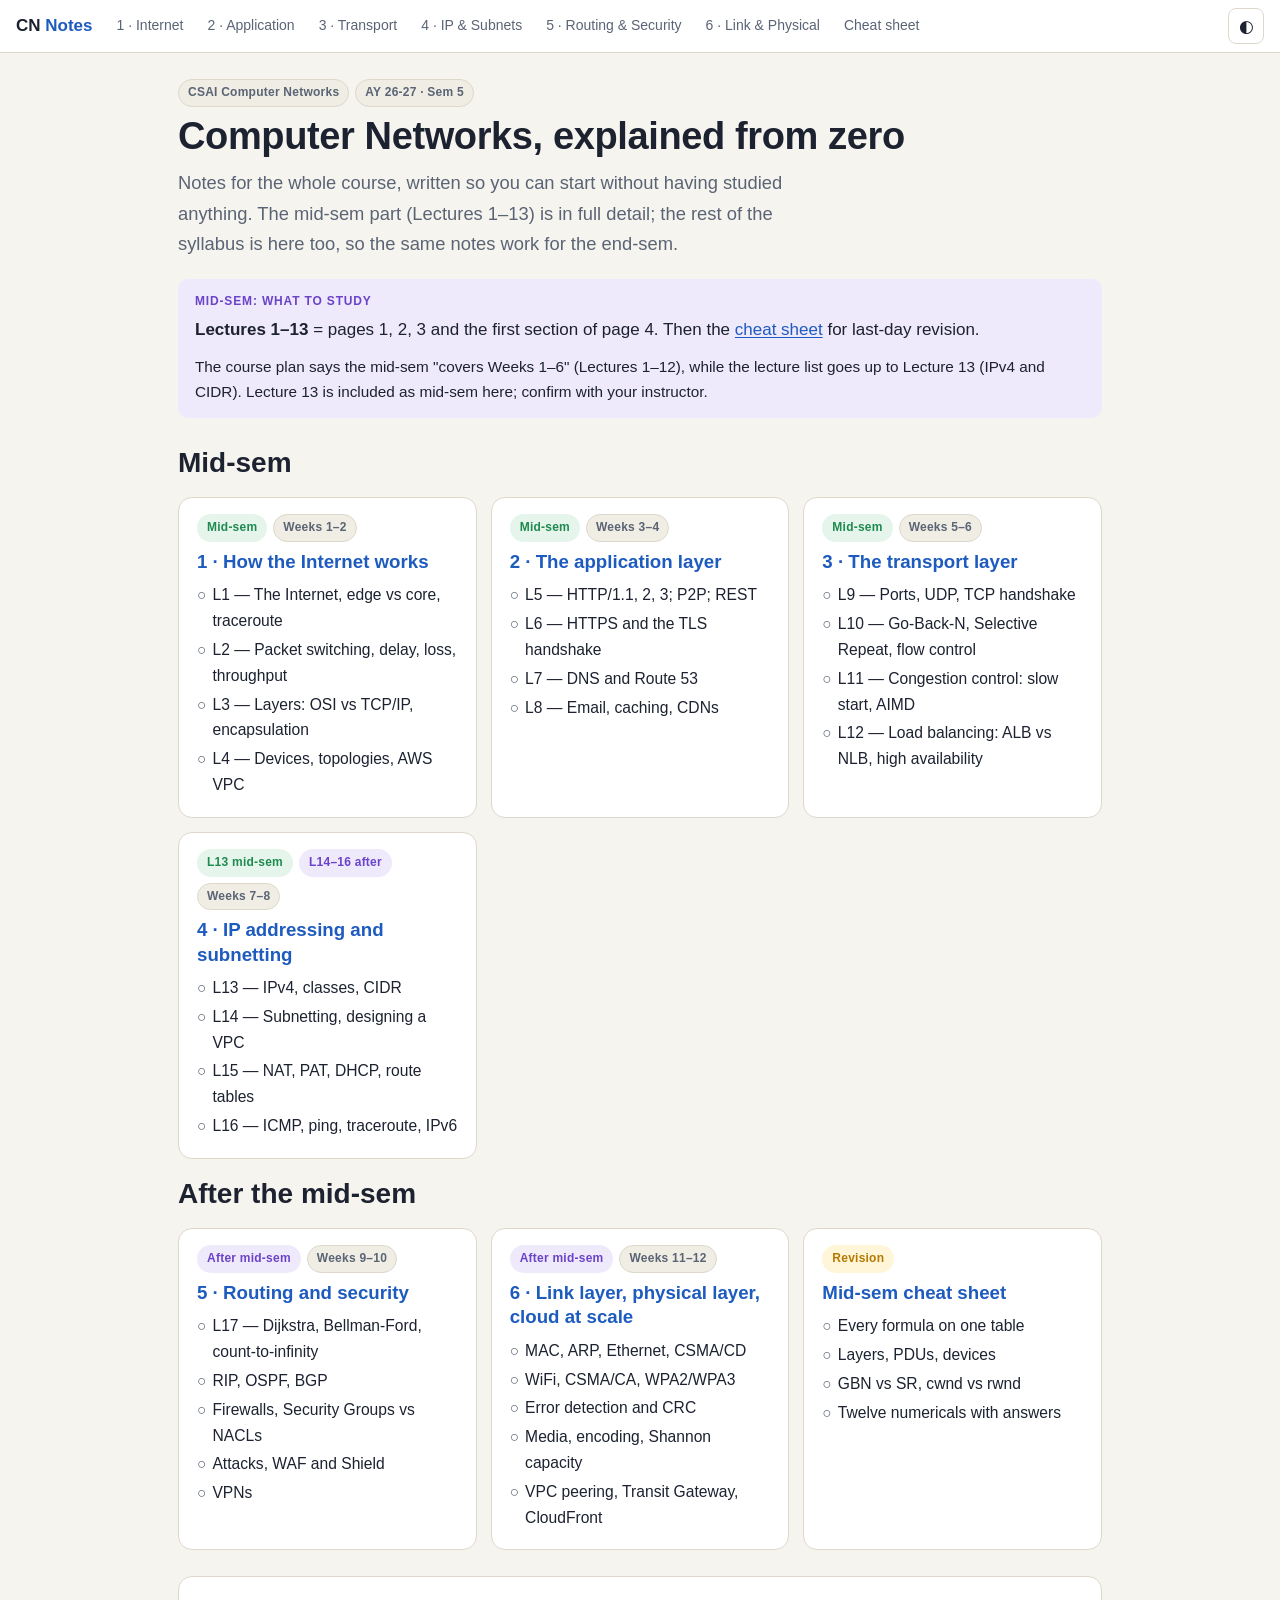
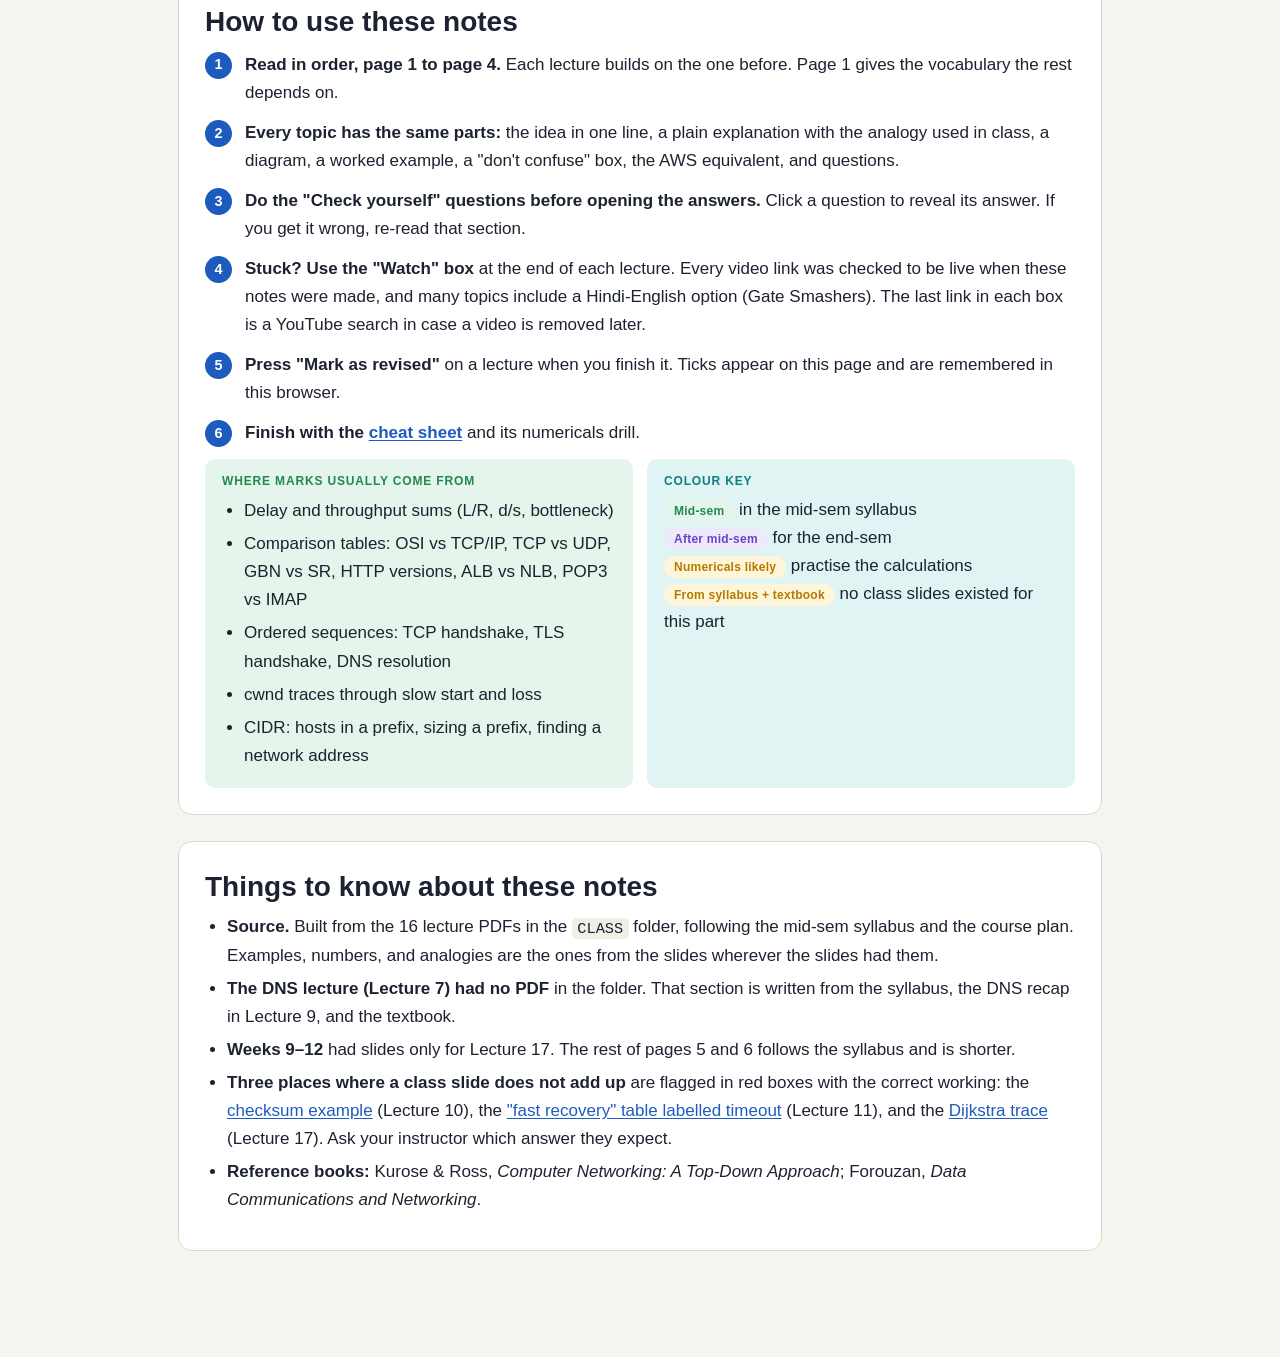
<file: index.html>
<!doctype html>
<html lang="en">
<head>
<meta charset="utf-8">
<meta name="viewport" content="width=device-width, initial-scale=1">
<title>Computer Networks — CN Notes</title>
<link rel="stylesheet" href="assets/style.css">
<script>try{var t=localStorage.getItem('cn-theme');if(t)document.documentElement.dataset.theme=t}catch(e){}</script>
</head>
<body>
<header class="top">
  <a class="brand" href="index.html">CN <span>Notes</span></a>
  <nav class="pages">
    <a href="01-how-internet-works.html">1 · Internet</a>
    <a href="02-application-layer.html">2 · Application</a>
    <a href="03-transport-layer.html">3 · Transport</a>
    <a href="04-ip-addressing.html">4 · IP &amp; Subnets</a>
    <a href="05-routing-security.html">5 · Routing &amp; Security</a>
    <a href="06-link-physical-cloud.html">6 · Link &amp; Physical</a>
    <a href="cheatsheet.html">Cheat sheet</a>
  </nav>
  <button id="theme" type="button" aria-label="Switch between light and dark">◐</button>
</header>

<main style="max-width:980px;margin:0 auto">

<p class="tags"><span class="tag">CSAI Computer Networks</span><span class="tag">AY 26-27 · Sem 5</span></p>
<h1>Computer Networks, explained from zero</h1>
<p class="lede">Notes for the whole course, written so you can start without having studied anything. The mid-sem part (Lectures 1–13) is in full detail; the rest of the syllabus is here too, so the same notes work for the end-sem.</p>

<div class="box exam" data-t="Mid-sem: what to study">
<p><strong>Lectures 1–13</strong> = pages 1, 2, 3 and the first section of page 4. Then the <a href="cheatsheet.html">cheat sheet</a> for last-day revision.</p>
<p class="small">The course plan says the mid-sem "covers Weeks 1–6" (Lectures 1–12), while the lecture list goes up to Lecture 13 (IPv4 and CIDR). Lecture 13 is included as mid-sem here; confirm with your instructor.</p>
</div>

<h2 style="margin-top:28px">Mid-sem</h2>
<div class="cards">
  <div class="card">
    <p class="tags"><span class="tag mid">Mid-sem</span><span class="tag">Weeks 1–2</span></p>
    <h3><a href="01-how-internet-works.html">1 · How the Internet works</a></h3>
    <ul>
      <li><a data-lec="01-how-internet-works.html#l1" href="01-how-internet-works.html#l1">L1 — The Internet, edge vs core, traceroute</a></li>
      <li><a data-lec="01-how-internet-works.html#l2" href="01-how-internet-works.html#l2">L2 — Packet switching, delay, loss, throughput</a></li>
      <li><a data-lec="01-how-internet-works.html#l3" href="01-how-internet-works.html#l3">L3 — Layers: OSI vs TCP/IP, encapsulation</a></li>
      <li><a data-lec="01-how-internet-works.html#l4" href="01-how-internet-works.html#l4">L4 — Devices, topologies, AWS VPC</a></li>
    </ul>
  </div>
  <div class="card">
    <p class="tags"><span class="tag mid">Mid-sem</span><span class="tag">Weeks 3–4</span></p>
    <h3><a href="02-application-layer.html">2 · The application layer</a></h3>
    <ul>
      <li><a data-lec="02-application-layer.html#l5" href="02-application-layer.html#l5">L5 — HTTP/1.1, 2, 3; P2P; REST</a></li>
      <li><a data-lec="02-application-layer.html#l6" href="02-application-layer.html#l6">L6 — HTTPS and the TLS handshake</a></li>
      <li><a data-lec="02-application-layer.html#l7" href="02-application-layer.html#l7">L7 — DNS and Route 53</a></li>
      <li><a data-lec="02-application-layer.html#l8" href="02-application-layer.html#l8">L8 — Email, caching, CDNs</a></li>
    </ul>
  </div>
  <div class="card">
    <p class="tags"><span class="tag mid">Mid-sem</span><span class="tag">Weeks 5–6</span></p>
    <h3><a href="03-transport-layer.html">3 · The transport layer</a></h3>
    <ul>
      <li><a data-lec="03-transport-layer.html#l9" href="03-transport-layer.html#l9">L9 — Ports, UDP, TCP handshake</a></li>
      <li><a data-lec="03-transport-layer.html#l10" href="03-transport-layer.html#l10">L10 — Go-Back-N, Selective Repeat, flow control</a></li>
      <li><a data-lec="03-transport-layer.html#l11" href="03-transport-layer.html#l11">L11 — Congestion control: slow start, AIMD</a></li>
      <li><a data-lec="03-transport-layer.html#l12" href="03-transport-layer.html#l12">L12 — Load balancing: ALB vs NLB, high availability</a></li>
    </ul>
  </div>
  <div class="card">
    <p class="tags"><span class="tag mid">L13 mid-sem</span><span class="tag after">L14–16 after</span><span class="tag">Weeks 7–8</span></p>
    <h3><a href="04-ip-addressing.html">4 · IP addressing and subnetting</a></h3>
    <ul>
      <li><a data-lec="04-ip-addressing.html#l13" href="04-ip-addressing.html#l13">L13 — IPv4, classes, CIDR</a></li>
      <li><a data-lec="04-ip-addressing.html#l14" href="04-ip-addressing.html#l14">L14 — Subnetting, designing a VPC</a></li>
      <li><a data-lec="04-ip-addressing.html#l15" href="04-ip-addressing.html#l15">L15 — NAT, PAT, DHCP, route tables</a></li>
      <li><a data-lec="04-ip-addressing.html#l16" href="04-ip-addressing.html#l16">L16 — ICMP, ping, traceroute, IPv6</a></li>
    </ul>
  </div>
</div>

<h2>After the mid-sem</h2>
<div class="cards">
  <div class="card">
    <p class="tags"><span class="tag after">After mid-sem</span><span class="tag">Weeks 9–10</span></p>
    <h3><a href="05-routing-security.html">5 · Routing and security</a></h3>
    <ul>
      <li><a data-lec="05-routing-security.html#l17" href="05-routing-security.html#l17">L17 — Dijkstra, Bellman-Ford, count-to-infinity</a></li>
      <li><a data-lec="05-routing-security.html#protocols" href="05-routing-security.html#protocols">RIP, OSPF, BGP</a></li>
      <li><a data-lec="05-routing-security.html#firewalls" href="05-routing-security.html#firewalls">Firewalls, Security Groups vs NACLs</a></li>
      <li><a data-lec="05-routing-security.html#attacks" href="05-routing-security.html#attacks">Attacks, WAF and Shield</a></li>
      <li><a data-lec="05-routing-security.html#vpn" href="05-routing-security.html#vpn">VPNs</a></li>
    </ul>
  </div>
  <div class="card">
    <p class="tags"><span class="tag after">After mid-sem</span><span class="tag">Weeks 11–12</span></p>
    <h3><a href="06-link-physical-cloud.html">6 · Link layer, physical layer, cloud at scale</a></h3>
    <ul>
      <li><a data-lec="06-link-physical-cloud.html#link" href="06-link-physical-cloud.html#link">MAC, ARP, Ethernet, CSMA/CD</a></li>
      <li><a data-lec="06-link-physical-cloud.html#wifi" href="06-link-physical-cloud.html#wifi">WiFi, CSMA/CA, WPA2/WPA3</a></li>
      <li><a data-lec="06-link-physical-cloud.html#crc" href="06-link-physical-cloud.html#crc">Error detection and CRC</a></li>
      <li><a data-lec="06-link-physical-cloud.html#physical" href="06-link-physical-cloud.html#physical">Media, encoding, Shannon capacity</a></li>
      <li><a data-lec="06-link-physical-cloud.html#cloud-scale" href="06-link-physical-cloud.html#cloud-scale">VPC peering, Transit Gateway, CloudFront</a></li>
    </ul>
  </div>
  <div class="card">
    <p class="tags"><span class="tag warn">Revision</span></p>
    <h3><a href="cheatsheet.html">Mid-sem cheat sheet</a></h3>
    <ul>
      <li><a href="cheatsheet.html#formulas">Every formula on one table</a></li>
      <li><a href="cheatsheet.html#layers">Layers, PDUs, devices</a></li>
      <li><a href="cheatsheet.html#rdt">GBN vs SR, cwnd vs rwnd</a></li>
      <li><a href="cheatsheet.html#drill">Twelve numericals with answers</a></li>
    </ul>
  </div>
</div>

<section class="lec">
<h2>How to use these notes</h2>
<ol class="steps">
<li><strong>Read in order, page 1 to page 4.</strong> Each lecture builds on the one before. Page 1 gives the vocabulary the rest depends on.</li>
<li><strong>Every topic has the same parts:</strong> the idea in one line, a plain explanation with the analogy used in class, a diagram, a worked example, a "don't confuse" box, the AWS equivalent, and questions.</li>
<li><strong>Do the "Check yourself" questions before opening the answers.</strong> Click a question to reveal its answer. If you get it wrong, re-read that section.</li>
<li><strong>Stuck? Use the "Watch" box</strong> at the end of each lecture. Every video link was checked to be live when these notes were made, and many topics include a Hindi-English option (Gate Smashers). The last link in each box is a YouTube search in case a video is removed later.</li>
<li><strong>Press "Mark as revised"</strong> on a lecture when you finish it. Ticks appear on this page and are remembered in this browser.</li>
<li><strong>Finish with the <a href="cheatsheet.html">cheat sheet</a></strong> and its numericals drill.</li>
</ol>
<div class="two">
<div class="box example" data-t="Where marks usually come from">
<ul>
<li>Delay and throughput sums (L/R, d/s, bottleneck)</li>
<li>Comparison tables: OSI vs TCP/IP, TCP vs UDP, GBN vs SR, HTTP versions, ALB vs NLB, POP3 vs IMAP</li>
<li>Ordered sequences: TCP handshake, TLS handshake, DNS resolution</li>
<li>cwnd traces through slow start and loss</li>
<li>CIDR: hosts in a prefix, sizing a prefix, finding a network address</li>
</ul>
</div>
<div class="box note" data-t="Colour key">
<p><span class="tag mid">Mid-sem</span> in the mid-sem syllabus<br>
<span class="tag after">After mid-sem</span> for the end-sem<br>
<span class="tag warn">Numericals likely</span> practise the calculations<br>
<span class="tag warn">From syllabus + textbook</span> no class slides existed for this part</p>
</div>
</div>
</section>

<section class="lec">
<h2>Things to know about these notes</h2>
<ul>
<li><strong>Source.</strong> Built from the 16 lecture PDFs in the <code>CLASS</code> folder, following the mid-sem syllabus and the course plan. Examples, numbers, and analogies are the ones from the slides wherever the slides had them.</li>
<li><strong>The DNS lecture (Lecture 7) had no PDF</strong> in the folder. That section is written from the syllabus, the DNS recap in Lecture 9, and the textbook.</li>
<li><strong>Weeks 9–12</strong> had slides only for Lecture 17. The rest of pages 5 and 6 follows the syllabus and is shorter.</li>
<li><strong>Three places where a class slide does not add up</strong> are flagged in red boxes with the correct working: the <a href="03-transport-layer.html#l10-tools">checksum example</a> (Lecture 10), the <a href="03-transport-layer.html#l11-loss">"fast recovery" table labelled timeout</a> (Lecture 11), and the <a href="05-routing-security.html#l17-ls">Dijkstra trace</a> (Lecture 17). Ask your instructor which answer they expect.</li>
<li><strong>Reference books:</strong> Kurose &amp; Ross, <em>Computer Networking: A Top-Down Approach</em>; Forouzan, <em>Data Communications and Networking</em>.</li>
</ul>
</section>

</main>
<script src="assets/videos.js"></script>
<script src="assets/notes.js"></script>
</body>
</html>
</file>
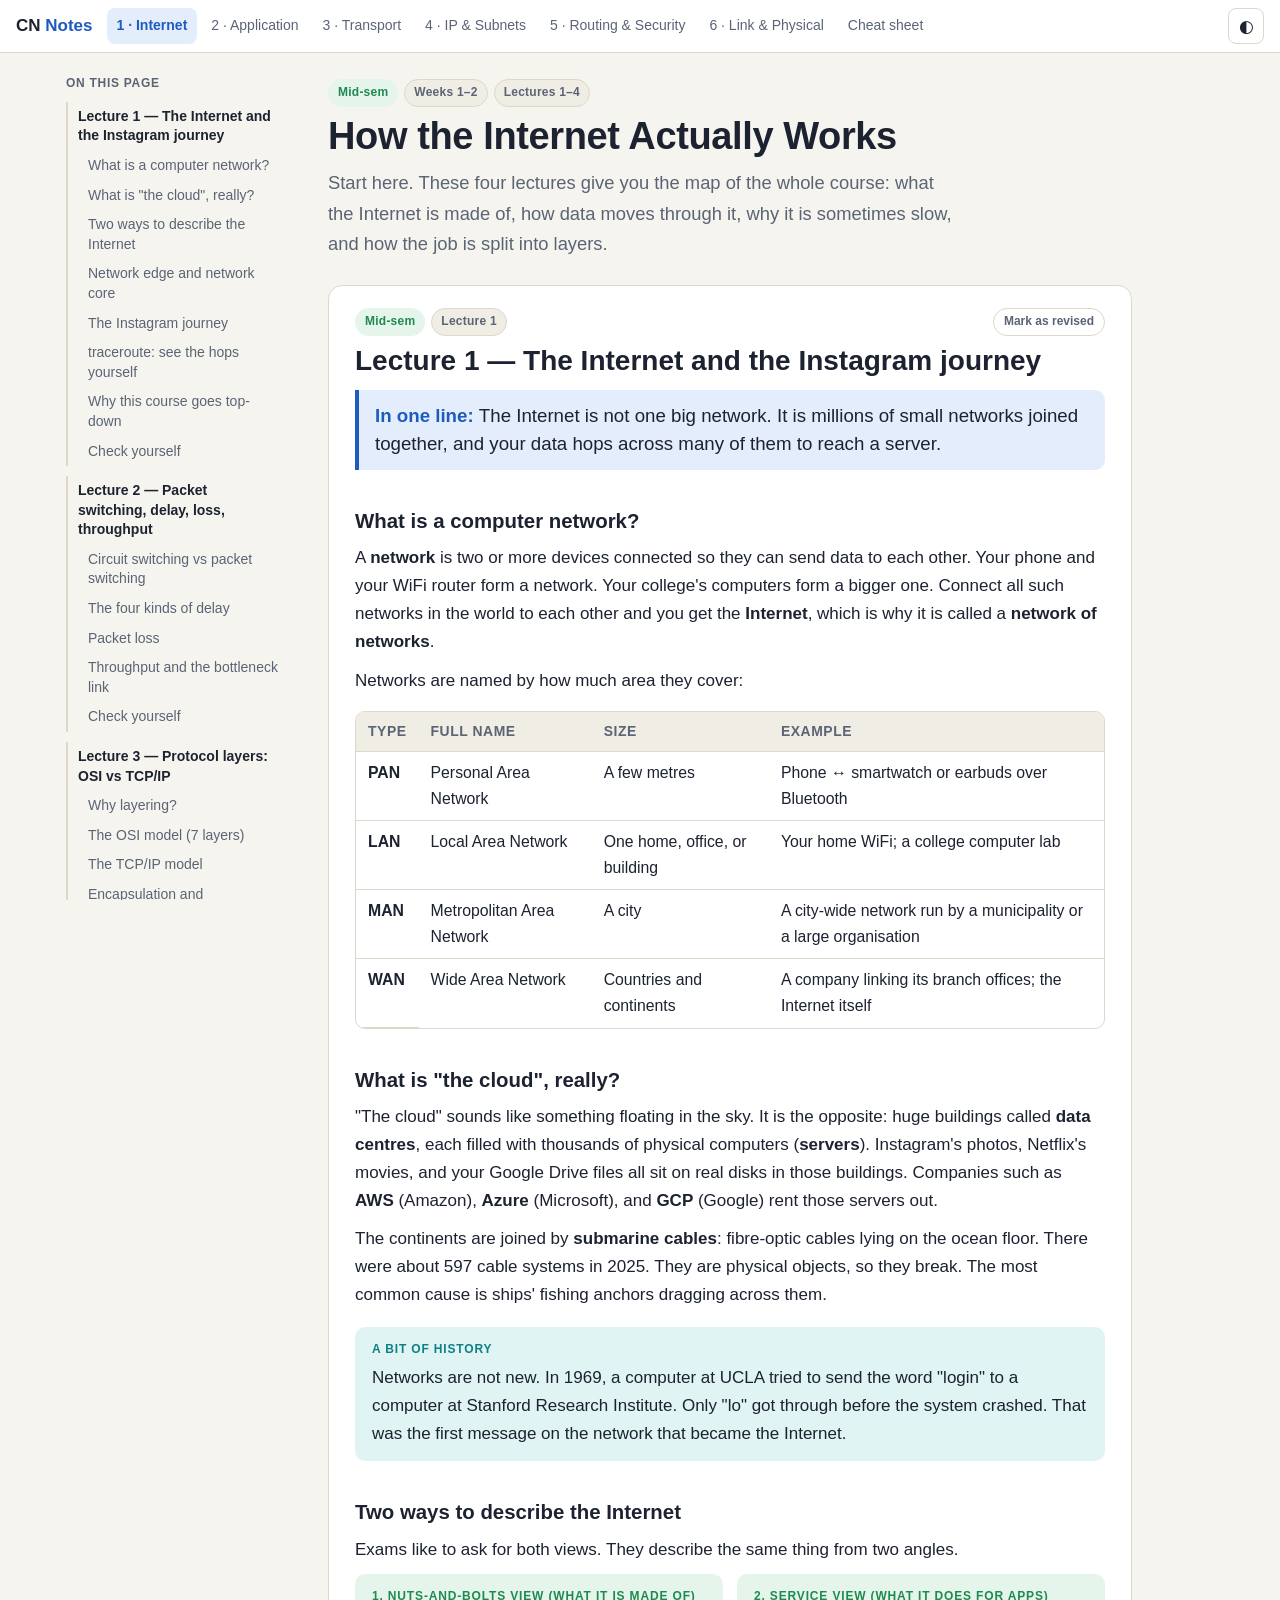
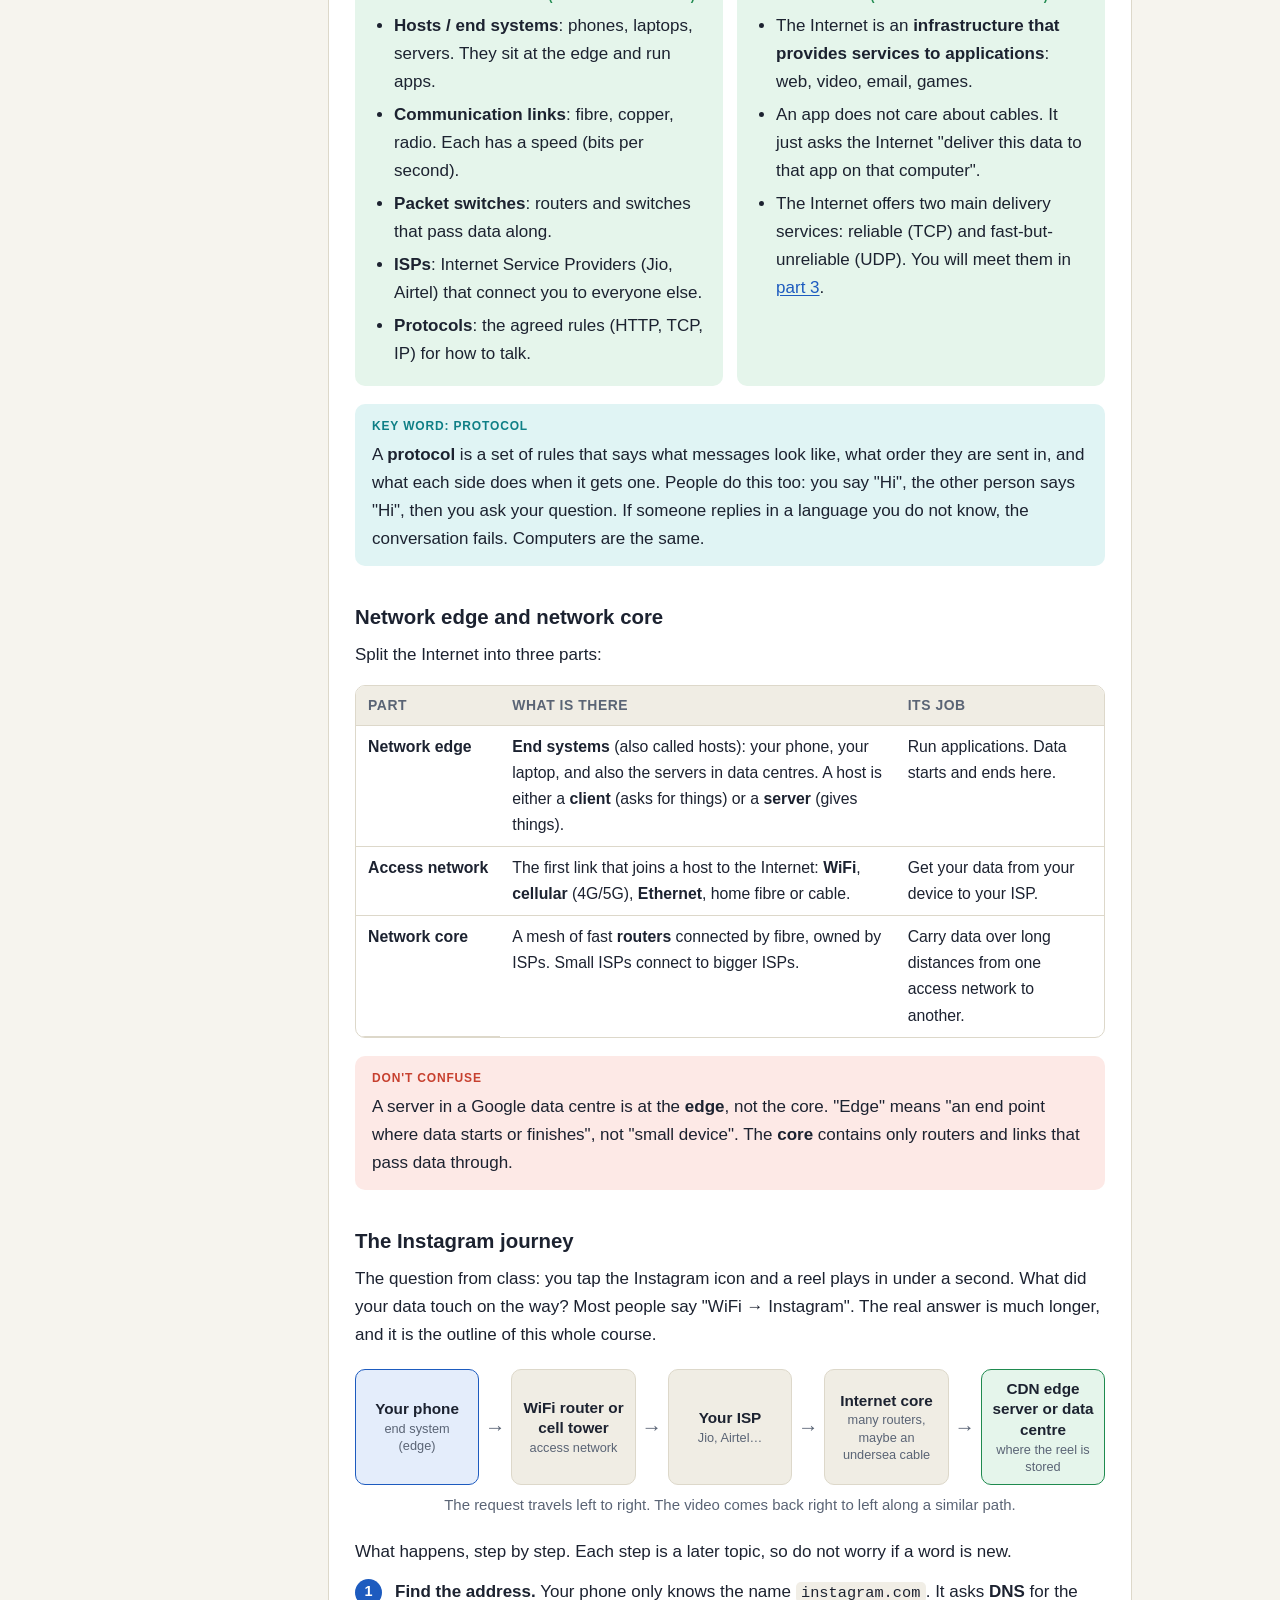
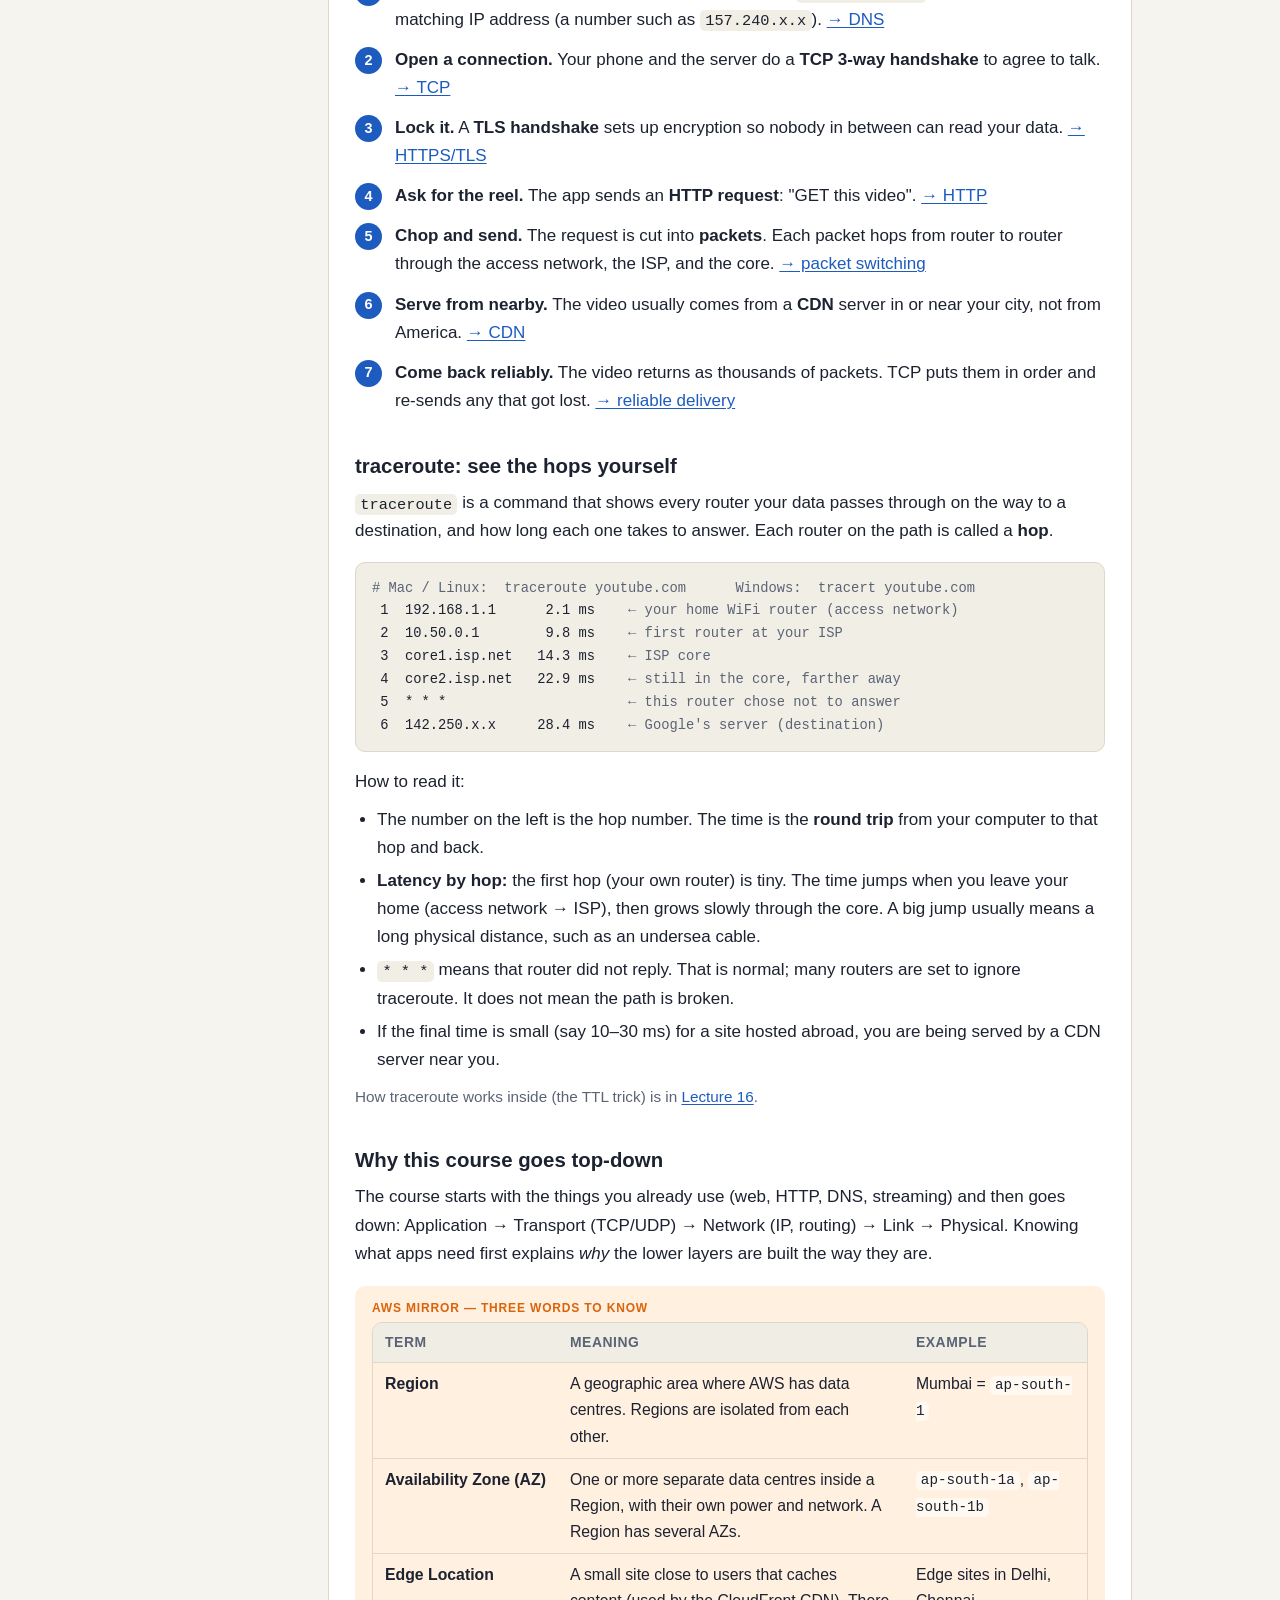
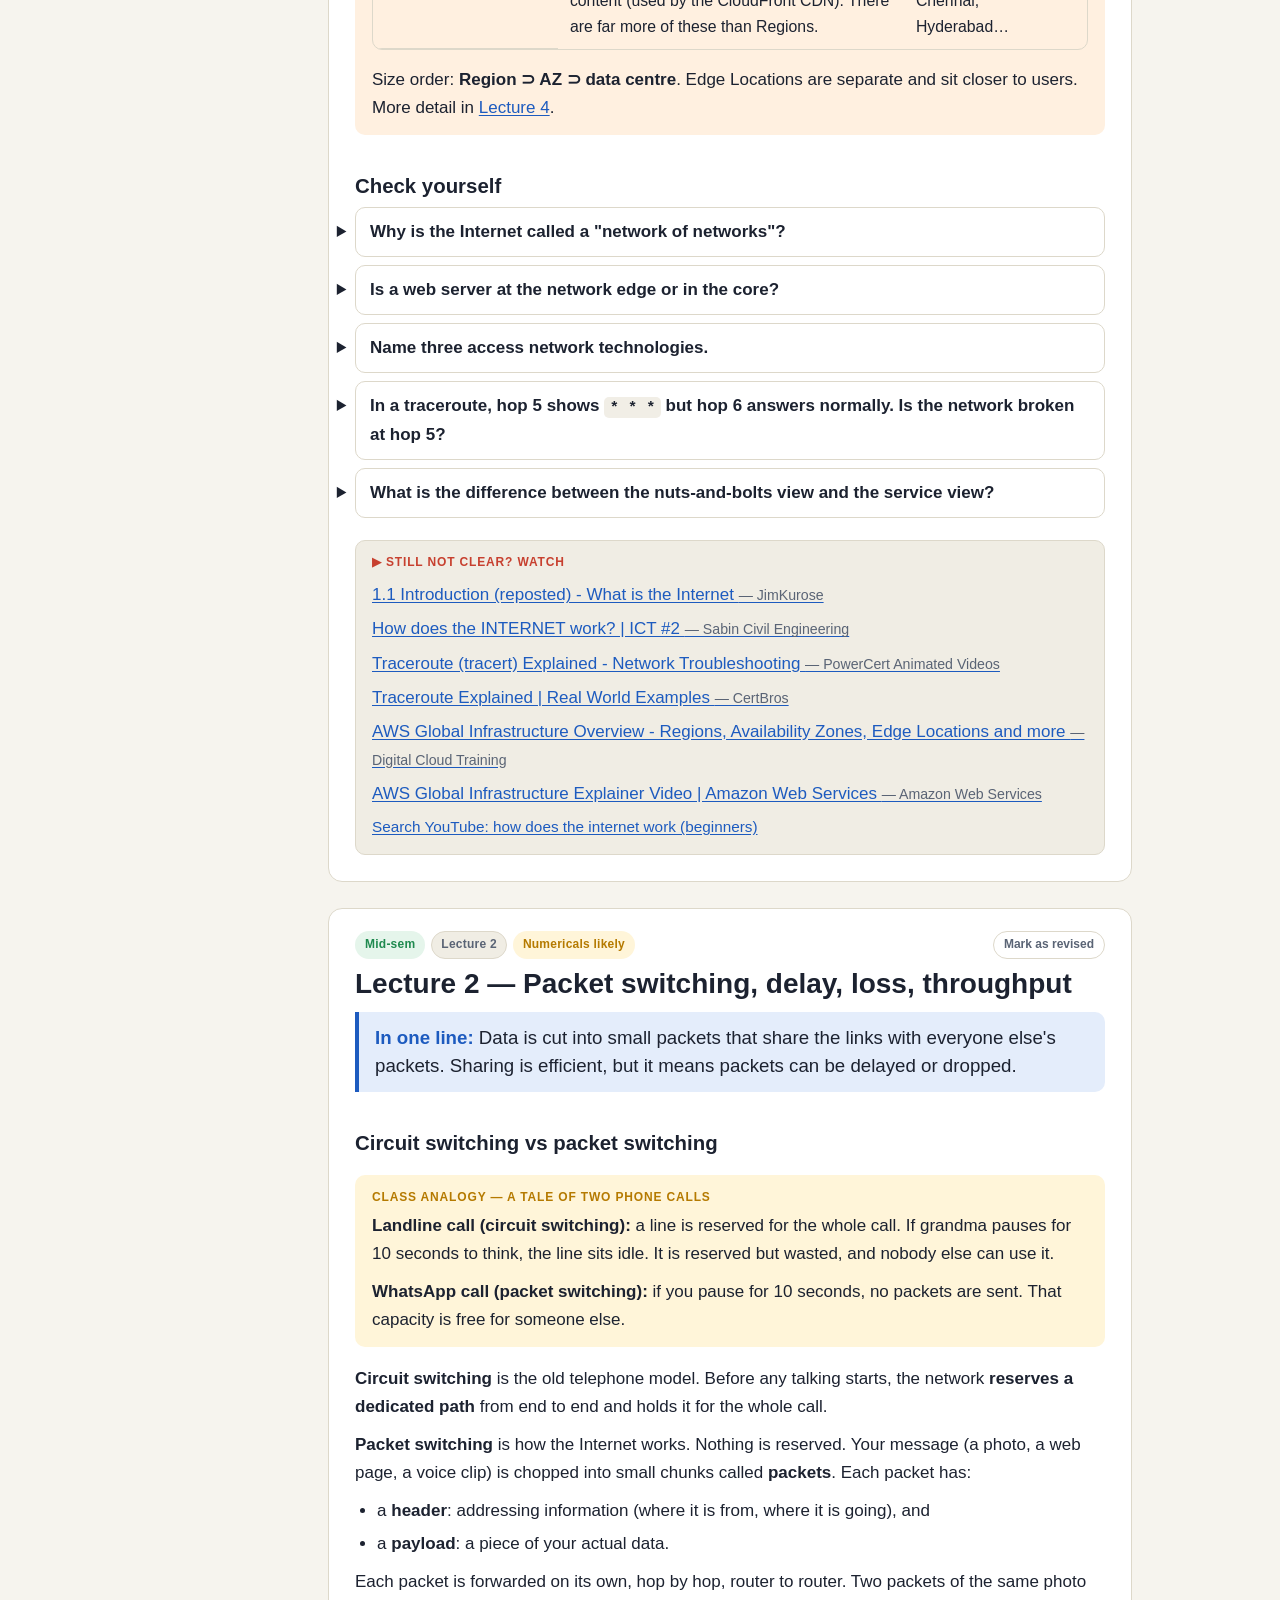
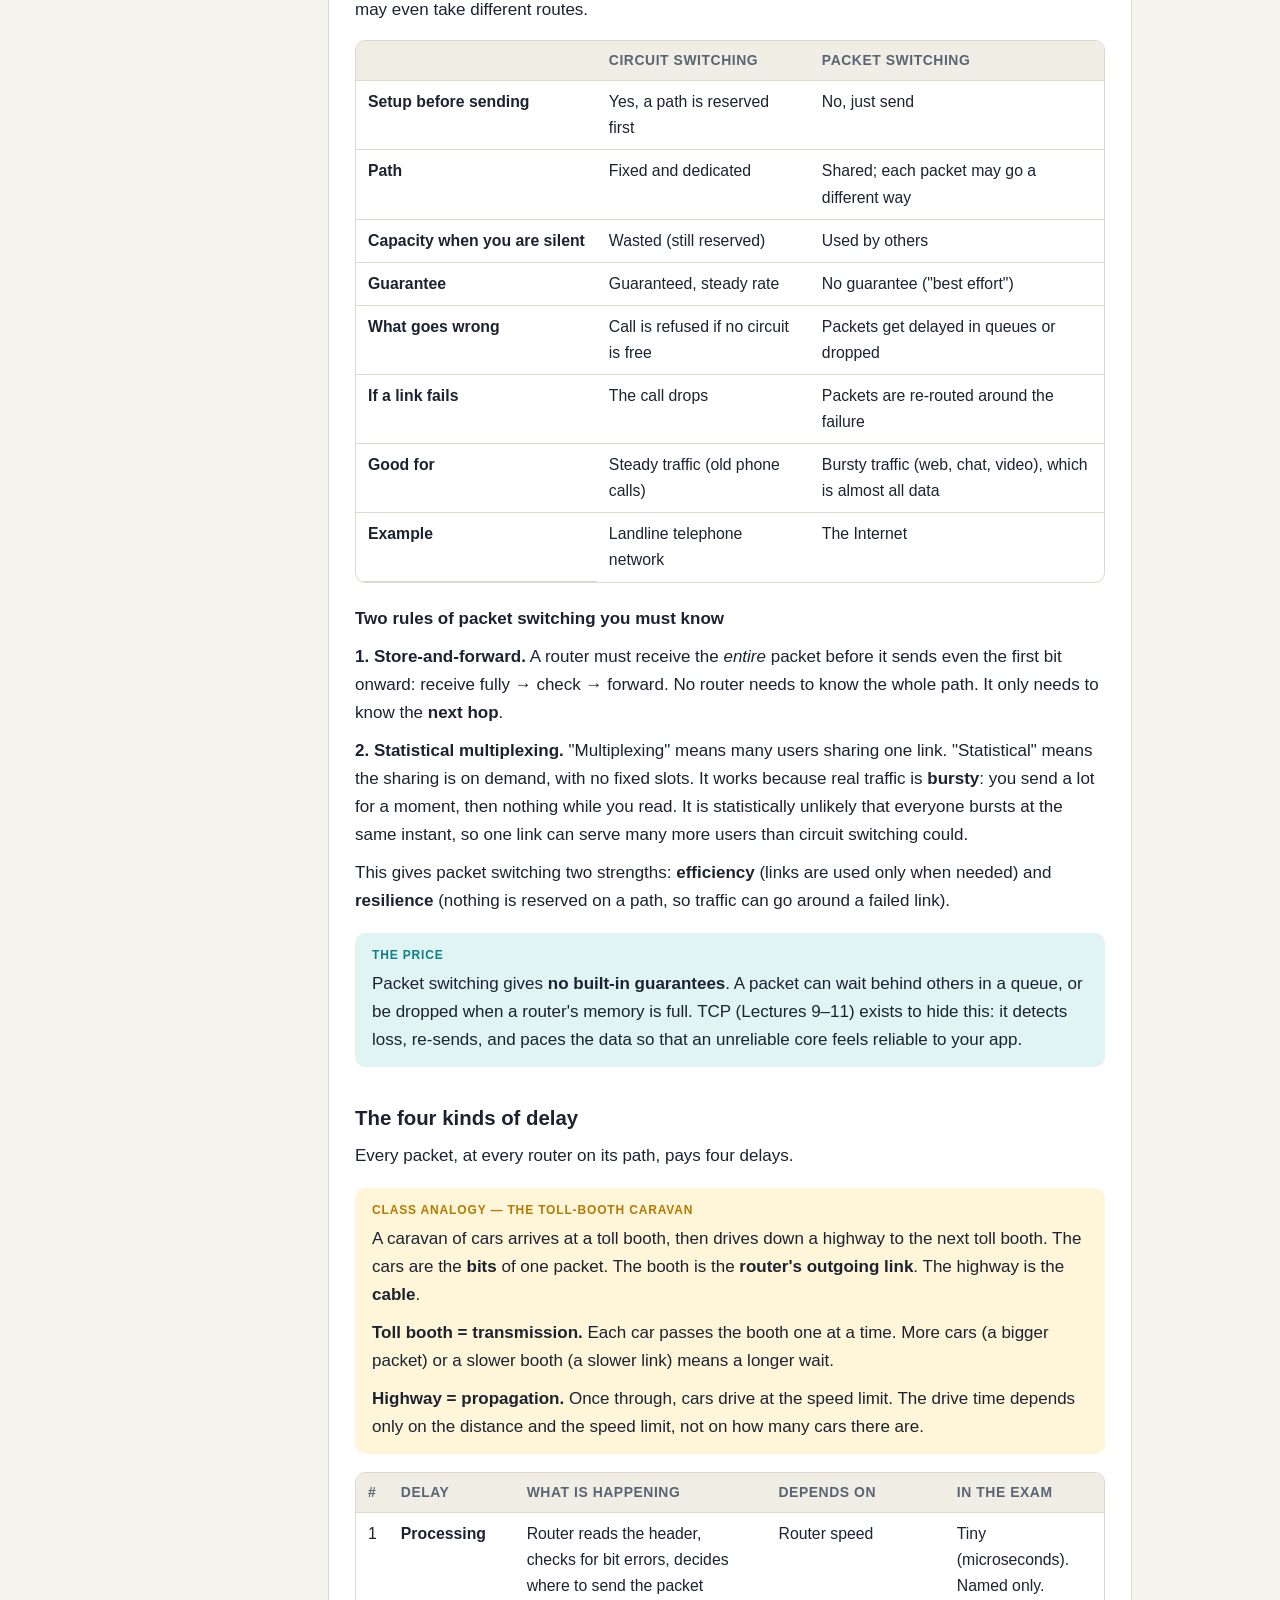
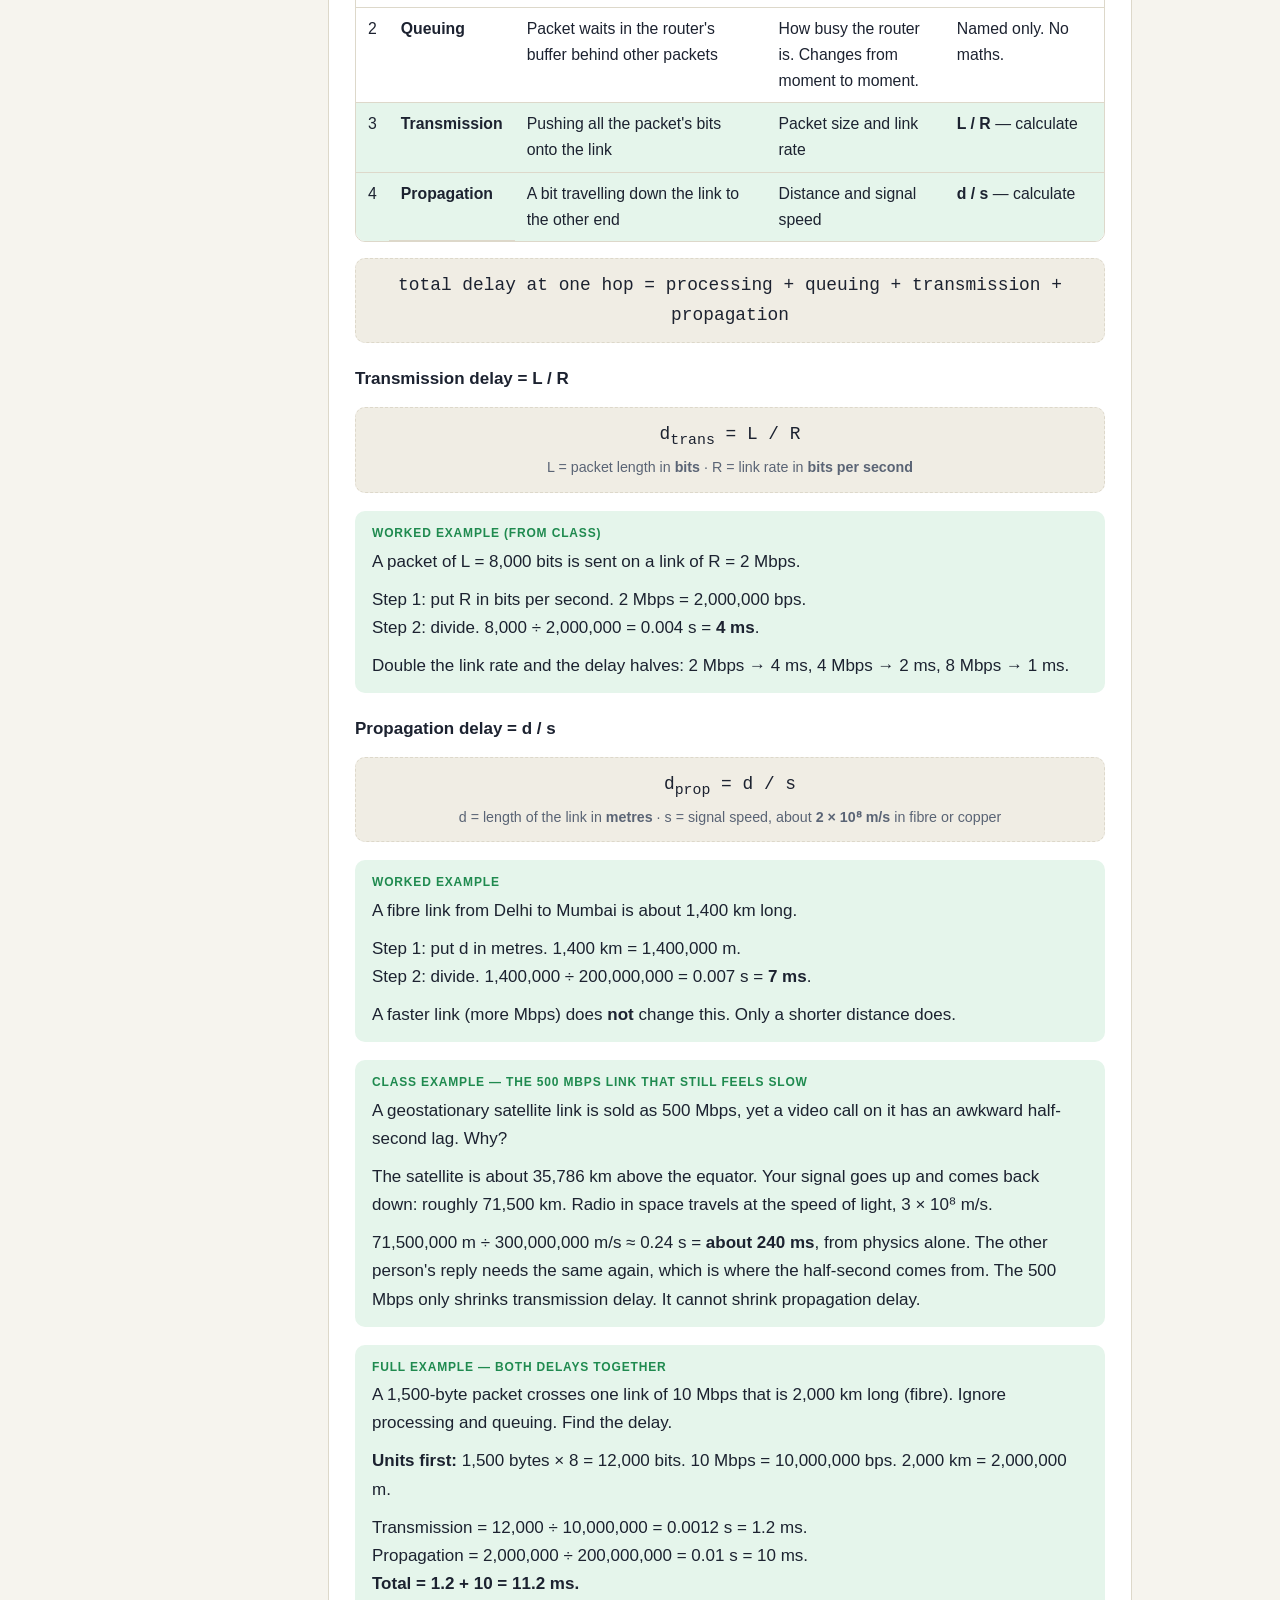
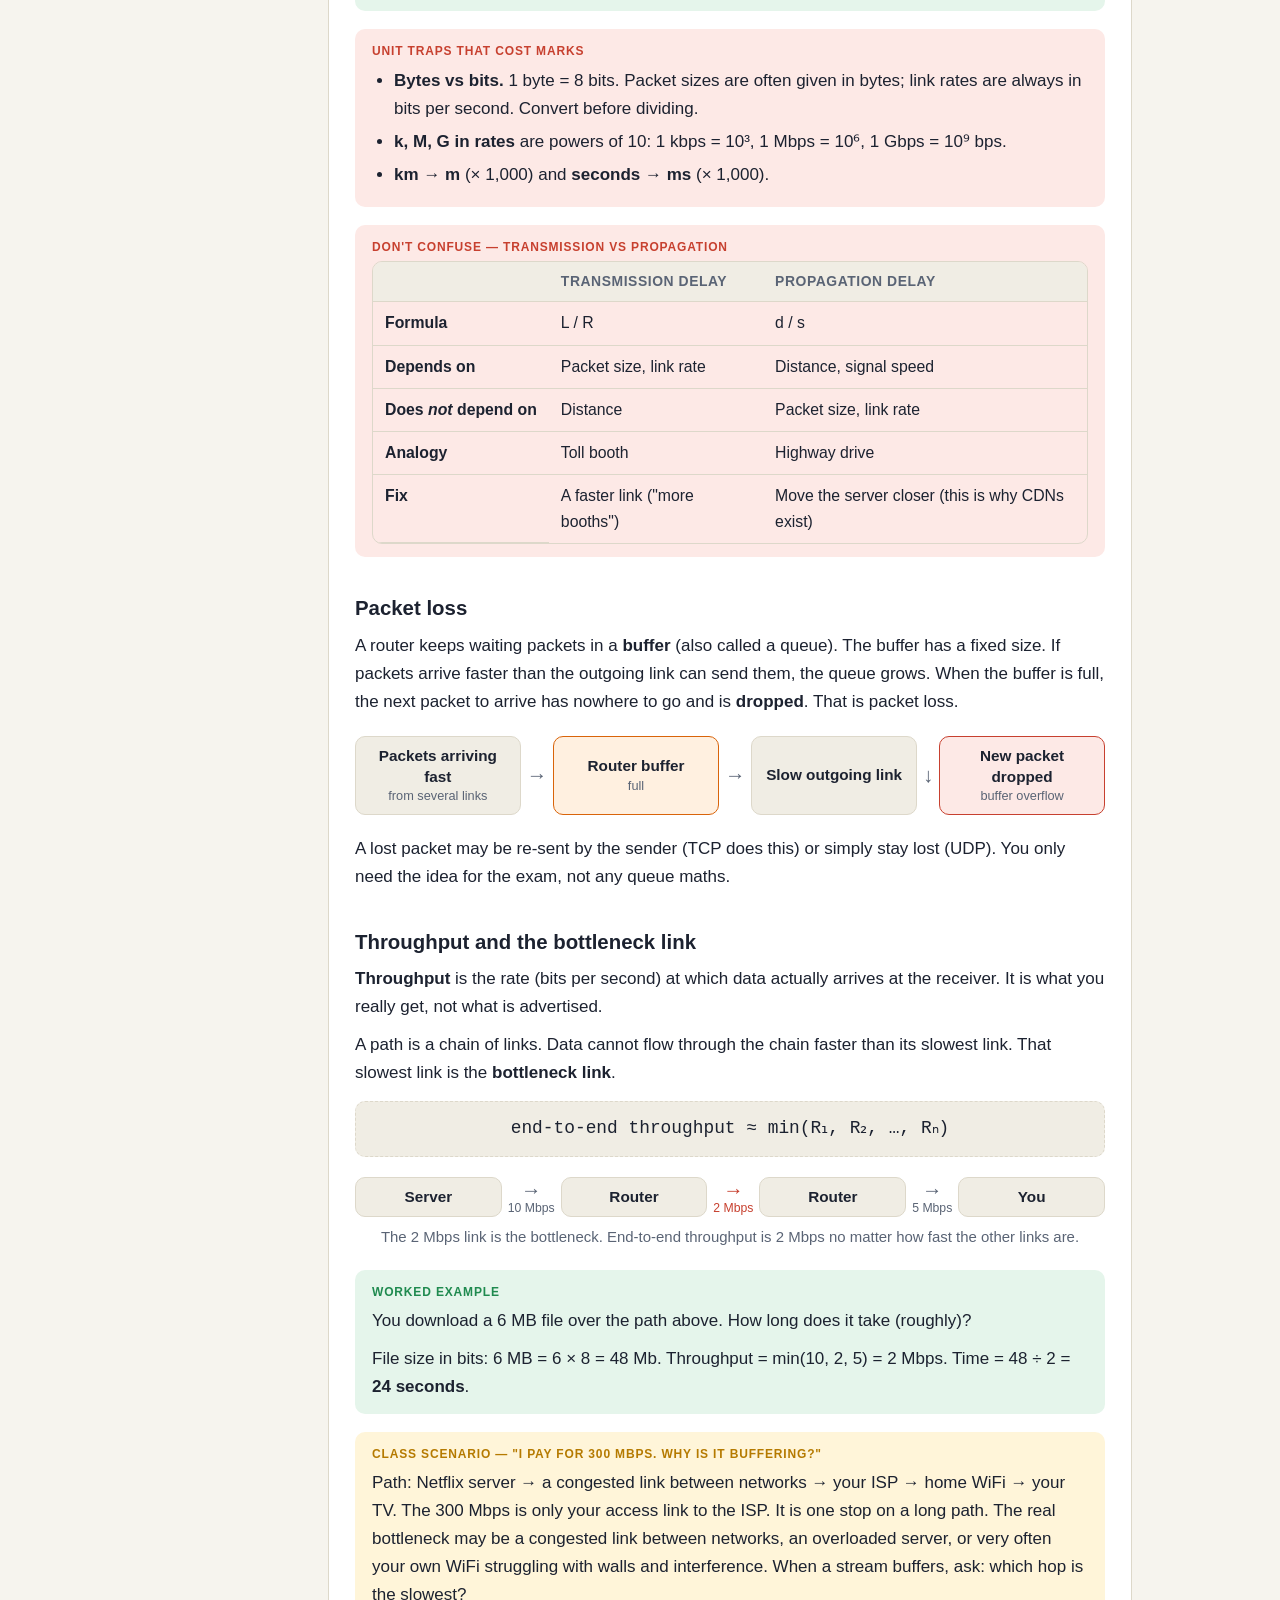
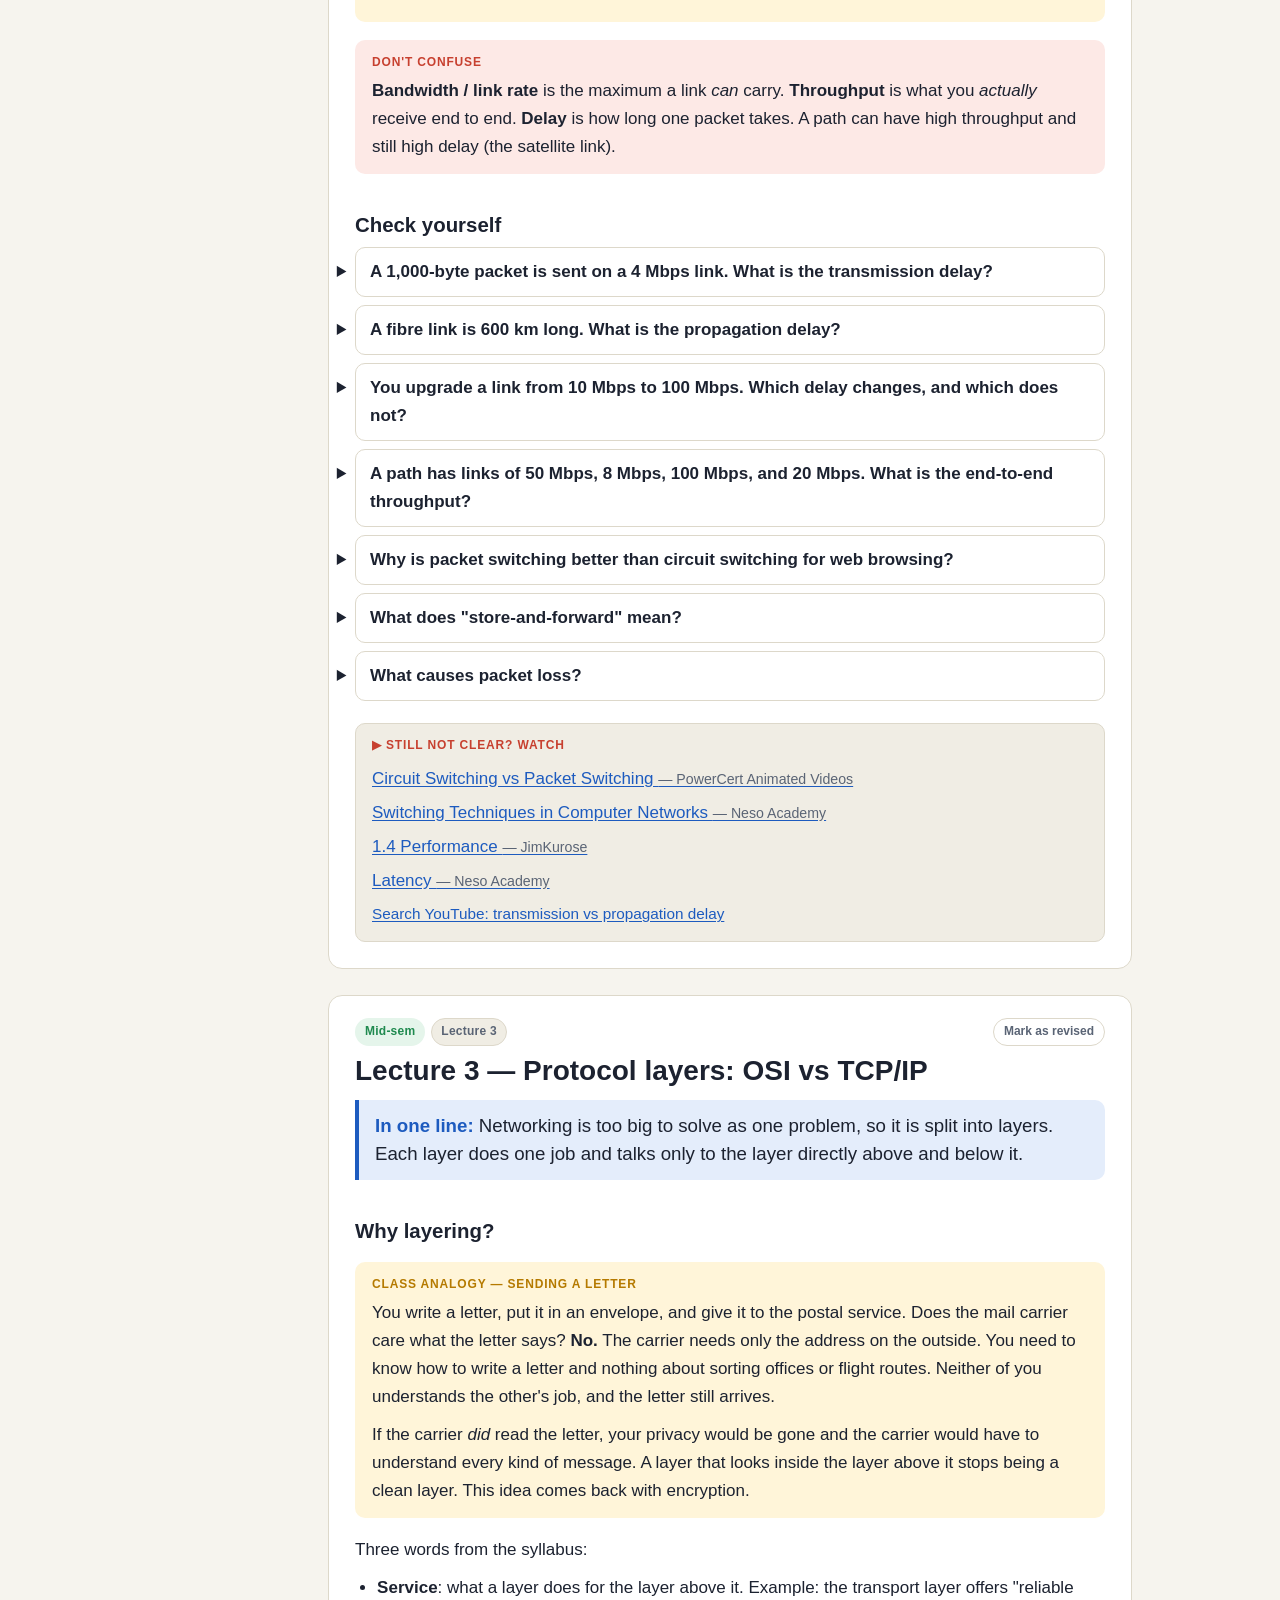
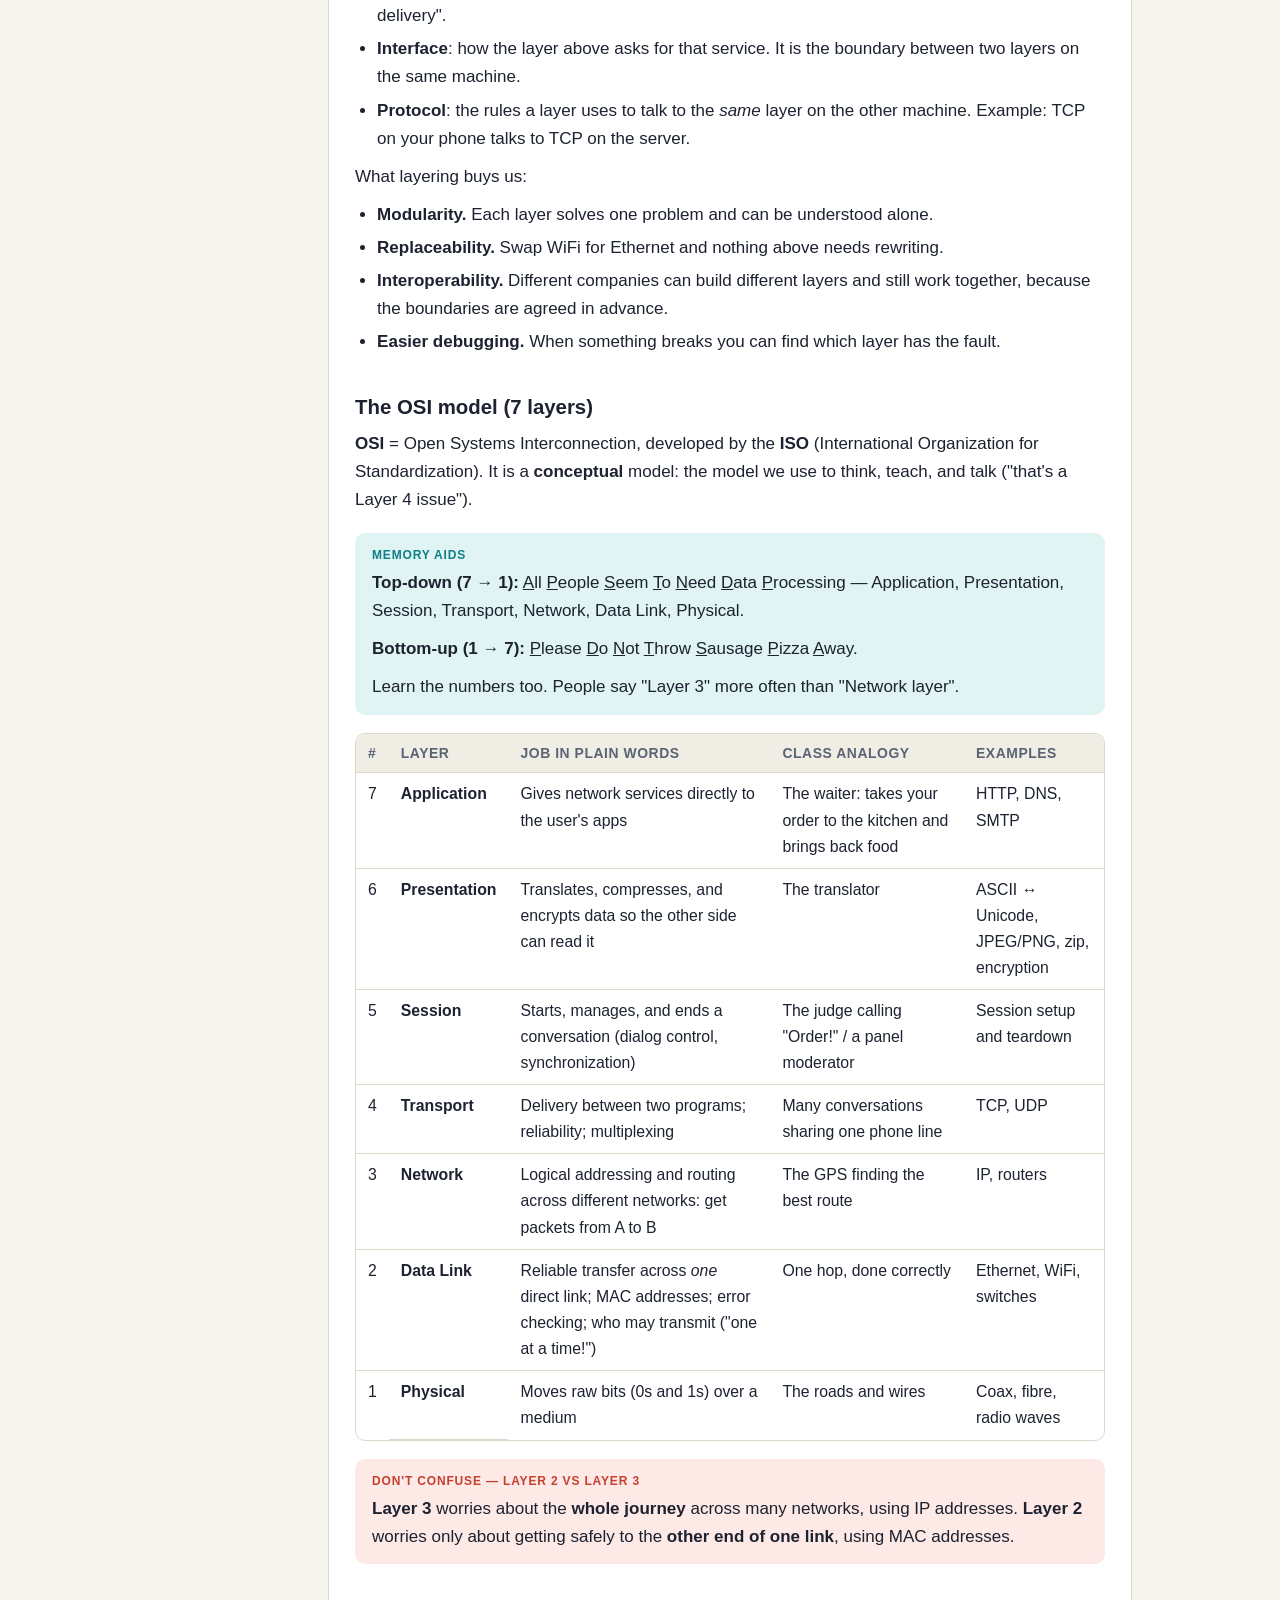
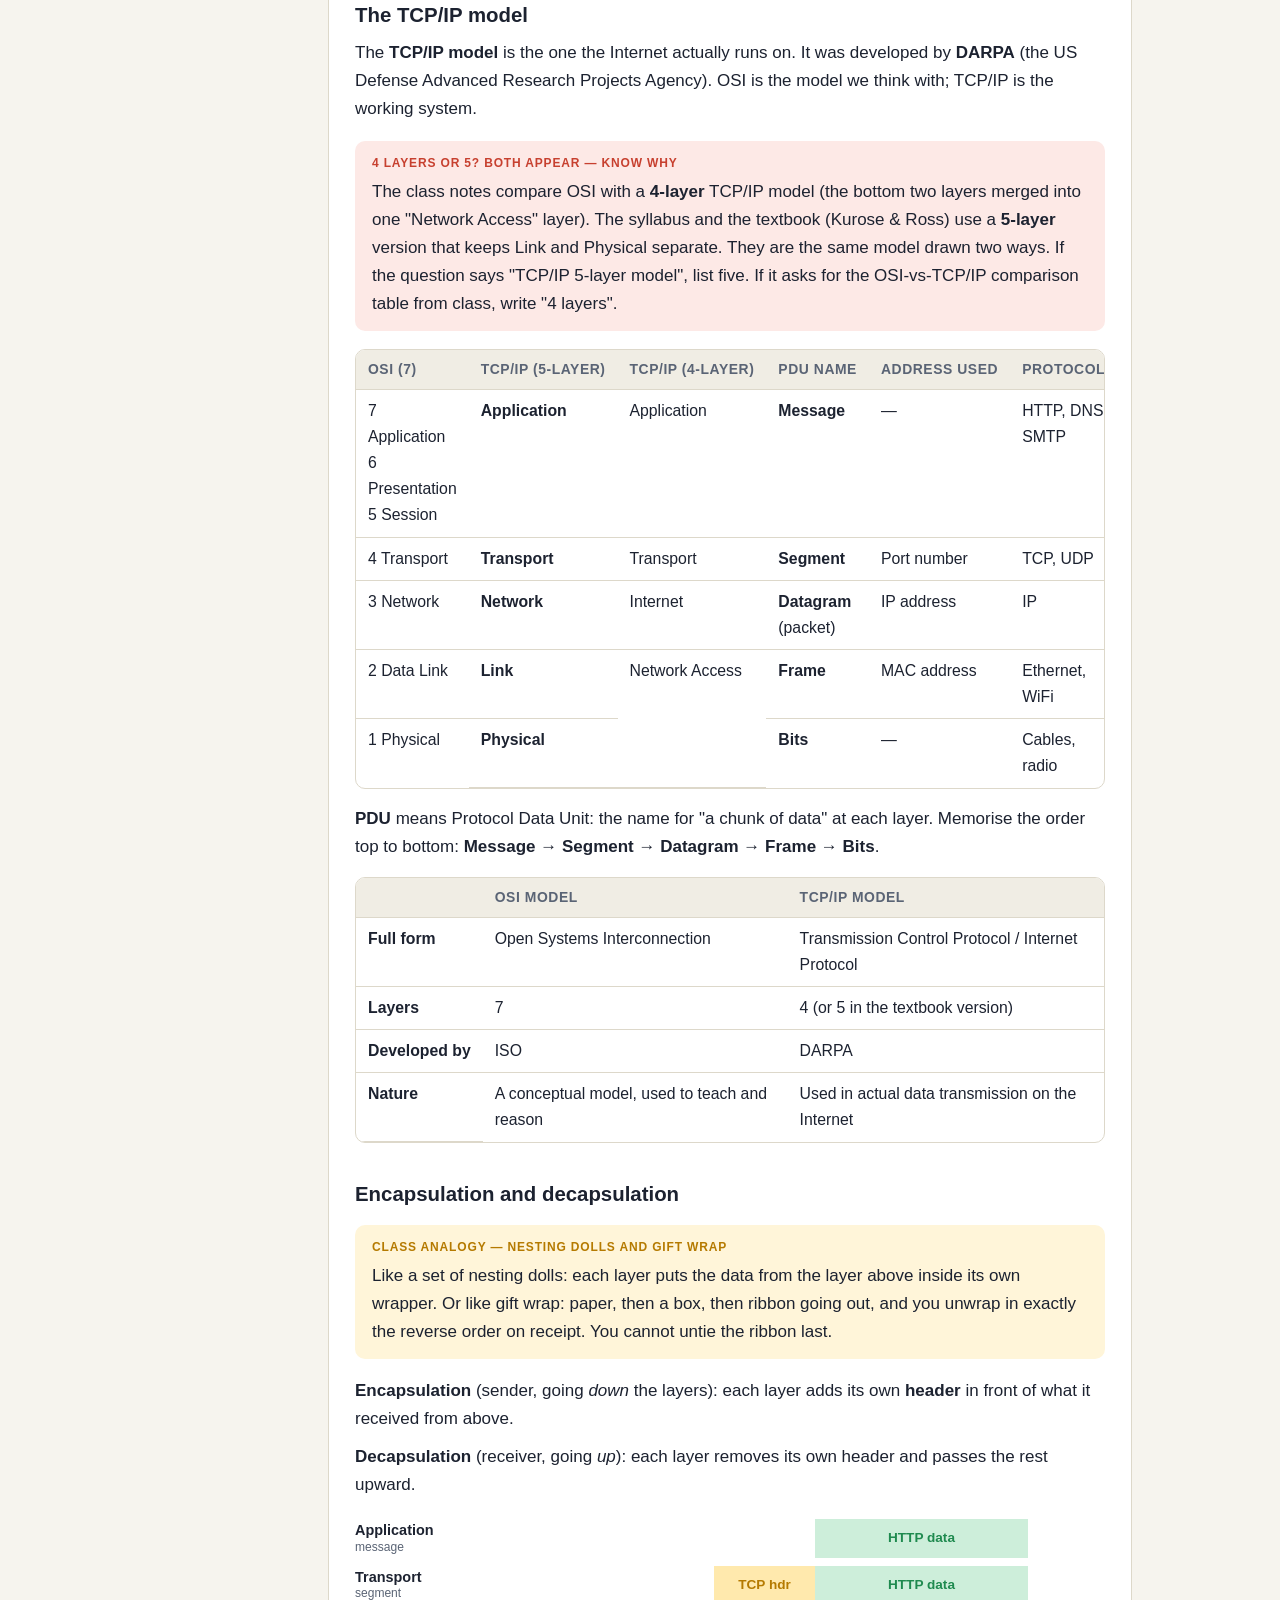
<file: 01-how-internet-works.html>
<!doctype html>
<html lang="en">
<head>
<meta charset="utf-8">
<meta name="viewport" content="width=device-width, initial-scale=1">
<title>1 · How the Internet Works — CN Notes</title>
<link rel="stylesheet" href="assets/style.css">
<script>try{var t=localStorage.getItem('cn-theme');if(t)document.documentElement.dataset.theme=t}catch(e){}</script>
</head>
<body>
<header class="top">
  <a class="brand" href="index.html">CN <span>Notes</span></a>
  <nav class="pages">
    <a href="01-how-internet-works.html">1 · Internet</a>
    <a href="02-application-layer.html">2 · Application</a>
    <a href="03-transport-layer.html">3 · Transport</a>
    <a href="04-ip-addressing.html">4 · IP &amp; Subnets</a>
    <a href="05-routing-security.html">5 · Routing &amp; Security</a>
    <a href="06-link-physical-cloud.html">6 · Link &amp; Physical</a>
    <a href="cheatsheet.html">Cheat sheet</a>
  </nav>
  <button id="theme" type="button" aria-label="Switch between light and dark">◐</button>
</header>

<div class="layout">
<nav class="toc" id="toc" aria-label="On this page"></nav>
<main>

<p class="tags"><span class="tag mid">Mid-sem</span><span class="tag">Weeks 1–2</span><span class="tag">Lectures 1–4</span></p>
<h1>How the Internet Actually Works</h1>
<p class="lede">Start here. These four lectures give you the map of the whole course: what the Internet is made of, how data moves through it, why it is sometimes slow, and how the job is split into layers.</p>

<!-- ============================================================ L1 -->
<section class="lec" id="l1">
<header class="lec-head">
  <p class="tags"><span class="tag mid">Mid-sem</span><span class="tag">Lecture 1</span></p>
  <h2>Lecture 1 — The Internet and the Instagram journey</h2>
  <p class="oneline">The Internet is not one big network. It is millions of small networks joined together, and your data hops across many of them to reach a server.</p>
</header>

<h3>What is a computer network?</h3>
<p>A <strong>network</strong> is two or more devices connected so they can send data to each other. Your phone and your WiFi router form a network. Your college's computers form a bigger one. Connect all such networks in the world to each other and you get the <strong>Internet</strong>, which is why it is called a <strong>network of networks</strong>.</p>

<p>Networks are named by how much area they cover:</p>
<div class="tw"><table>
<thead><tr><th>Type</th><th>Full name</th><th>Size</th><th>Example</th></tr></thead>
<tbody>
<tr><th>PAN</th><td>Personal Area Network</td><td>A few metres</td><td>Phone ↔ smartwatch or earbuds over Bluetooth</td></tr>
<tr><th>LAN</th><td>Local Area Network</td><td>One home, office, or building</td><td>Your home WiFi; a college computer lab</td></tr>
<tr><th>MAN</th><td>Metropolitan Area Network</td><td>A city</td><td>A city-wide network run by a municipality or a large organisation</td></tr>
<tr><th>WAN</th><td>Wide Area Network</td><td>Countries and continents</td><td>A company linking its branch offices; the Internet itself</td></tr>
</tbody></table></div>

<h3>What is "the cloud", really?</h3>
<p>"The cloud" sounds like something floating in the sky. It is the opposite: huge buildings called <strong>data centres</strong>, each filled with thousands of physical computers (<strong>servers</strong>). Instagram's photos, Netflix's movies, and your Google Drive files all sit on real disks in those buildings. Companies such as <strong>AWS</strong> (Amazon), <strong>Azure</strong> (Microsoft), and <strong>GCP</strong> (Google) rent those servers out.</p>
<p>The continents are joined by <strong>submarine cables</strong>: fibre-optic cables lying on the ocean floor. There were about 597 cable systems in 2025. They are physical objects, so they break. The most common cause is ships' fishing anchors dragging across them.</p>
<div class="box note" data-t="A bit of history">
<p>Networks are not new. In 1969, a computer at UCLA tried to send the word "login" to a computer at Stanford Research Institute. Only "lo" got through before the system crashed. That was the first message on the network that became the Internet.</p>
</div>

<h3>Two ways to describe the Internet</h3>
<p>Exams like to ask for both views. They describe the same thing from two angles.</p>
<div class="two">
<div class="box example" data-t="1. Nuts-and-bolts view (what it is made of)">
<ul>
<li><strong>Hosts / end systems</strong>: phones, laptops, servers. They sit at the edge and run apps.</li>
<li><strong>Communication links</strong>: fibre, copper, radio. Each has a speed (bits per second).</li>
<li><strong>Packet switches</strong>: routers and switches that pass data along.</li>
<li><strong>ISPs</strong>: Internet Service Providers (Jio, Airtel) that connect you to everyone else.</li>
<li><strong>Protocols</strong>: the agreed rules (HTTP, TCP, IP) for how to talk.</li>
</ul>
</div>
<div class="box example" data-t="2. Service view (what it does for apps)">
<ul>
<li>The Internet is an <strong>infrastructure that provides services to applications</strong>: web, video, email, games.</li>
<li>An app does not care about cables. It just asks the Internet "deliver this data to that app on that computer".</li>
<li>The Internet offers two main delivery services: reliable (TCP) and fast-but-unreliable (UDP). You will meet them in <a href="03-transport-layer.html">part 3</a>.</li>
</ul>
</div>
</div>
<div class="box note" data-t="Key word: protocol">
<p>A <strong>protocol</strong> is a set of rules that says what messages look like, what order they are sent in, and what each side does when it gets one. People do this too: you say "Hi", the other person says "Hi", then you ask your question. If someone replies in a language you do not know, the conversation fails. Computers are the same.</p>
</div>

<h3 id="l1-edge-core">Network edge and network core</h3>
<p>Split the Internet into three parts:</p>
<div class="tw"><table>
<thead><tr><th>Part</th><th>What is there</th><th>Its job</th></tr></thead>
<tbody>
<tr><th>Network edge</th><td><strong>End systems</strong> (also called hosts): your phone, your laptop, and also the servers in data centres. A host is either a <strong>client</strong> (asks for things) or a <strong>server</strong> (gives things).</td><td>Run applications. Data starts and ends here.</td></tr>
<tr><th>Access network</th><td>The first link that joins a host to the Internet: <strong>WiFi</strong>, <strong>cellular</strong> (4G/5G), <strong>Ethernet</strong>, home fibre or cable.</td><td>Get your data from your device to your ISP.</td></tr>
<tr><th>Network core</th><td>A mesh of fast <strong>routers</strong> connected by fibre, owned by ISPs. Small ISPs connect to bigger ISPs.</td><td>Carry data over long distances from one access network to another.</td></tr>
</tbody></table></div>
<div class="box warn" data-t="Don't confuse">
<p>A server in a Google data centre is at the <strong>edge</strong>, not the core. "Edge" means "an end point where data starts or finishes", not "small device". The <strong>core</strong> contains only routers and links that pass data through.</p>
</div>

<h3 id="l1-journey">The Instagram journey</h3>
<p>The question from class: you tap the Instagram icon and a reel plays in under a second. What did your data touch on the way? Most people say "WiFi → Instagram". The real answer is much longer, and it is the outline of this whole course.</p>
<figure>
<div class="flow">
  <div class="node a"><b>Your phone</b><small>end system (edge)</small></div>
  <div class="arr">→</div>
  <div class="node"><b>WiFi router or cell tower</b><small>access network</small></div>
  <div class="arr">→</div>
  <div class="node"><b>Your ISP</b><small>Jio, Airtel…</small></div>
  <div class="arr">→</div>
  <div class="node"><b>Internet core</b><small>many routers, maybe an undersea cable</small></div>
  <div class="arr">→</div>
  <div class="node g"><b>CDN edge server or data centre</b><small>where the reel is stored</small></div>
</div>
<figcaption>The request travels left to right. The video comes back right to left along a similar path.</figcaption>
</figure>
<p>What happens, step by step. Each step is a later topic, so do not worry if a word is new.</p>
<ol class="steps">
<li><strong>Find the address.</strong> Your phone only knows the name <code>instagram.com</code>. It asks <strong>DNS</strong> for the matching IP address (a number such as <code>157.240.x.x</code>). <a href="02-application-layer.html#l7">→ DNS</a></li>
<li><strong>Open a connection.</strong> Your phone and the server do a <strong>TCP 3-way handshake</strong> to agree to talk. <a href="03-transport-layer.html#l9">→ TCP</a></li>
<li><strong>Lock it.</strong> A <strong>TLS handshake</strong> sets up encryption so nobody in between can read your data. <a href="02-application-layer.html#l6">→ HTTPS/TLS</a></li>
<li><strong>Ask for the reel.</strong> The app sends an <strong>HTTP request</strong>: "GET this video". <a href="02-application-layer.html#l5">→ HTTP</a></li>
<li><strong>Chop and send.</strong> The request is cut into <strong>packets</strong>. Each packet hops from router to router through the access network, the ISP, and the core. <a href="#l2">→ packet switching</a></li>
<li><strong>Serve from nearby.</strong> The video usually comes from a <strong>CDN</strong> server in or near your city, not from America. <a href="02-application-layer.html#l8">→ CDN</a></li>
<li><strong>Come back reliably.</strong> The video returns as thousands of packets. TCP puts them in order and re-sends any that got lost. <a href="03-transport-layer.html#l10">→ reliable delivery</a></li>
</ol>

<h3 id="l1-traceroute">traceroute: see the hops yourself</h3>
<p><code>traceroute</code> is a command that shows every router your data passes through on the way to a destination, and how long each one takes to answer. Each router on the path is called a <strong>hop</strong>.</p>
<pre><code><span class="c"># Mac / Linux:  traceroute youtube.com      Windows:  tracert youtube.com</span>
 1  192.168.1.1      2.1 ms    <span class="c">← your home WiFi router (access network)</span>
 2  10.50.0.1        9.8 ms    <span class="c">← first router at your ISP</span>
 3  core1.isp.net   14.3 ms    <span class="c">← ISP core</span>
 4  core2.isp.net   22.9 ms    <span class="c">← still in the core, farther away</span>
 5  * * *                      <span class="c">← this router chose not to answer</span>
 6  142.250.x.x     28.4 ms    <span class="c">← Google's server (destination)</span></code></pre>
<p>How to read it:</p>
<ul>
<li>The number on the left is the hop number. The time is the <strong>round trip</strong> from your computer to that hop and back.</li>
<li><strong>Latency by hop:</strong> the first hop (your own router) is tiny. The time jumps when you leave your home (access network → ISP), then grows slowly through the core. A big jump usually means a long physical distance, such as an undersea cable.</li>
<li><code>* * *</code> means that router did not reply. That is normal; many routers are set to ignore traceroute. It does not mean the path is broken.</li>
<li>If the final time is small (say 10–30 ms) for a site hosted abroad, you are being served by a CDN server near you.</li>
</ul>
<p class="small muted">How traceroute works inside (the TTL trick) is in <a href="04-ip-addressing.html#l16">Lecture 16</a>.</p>

<h3>Why this course goes top-down</h3>
<p>The course starts with the things you already use (web, HTTP, DNS, streaming) and then goes down: Application → Transport (TCP/UDP) → Network (IP, routing) → Link → Physical. Knowing what apps need first explains <em>why</em> the lower layers are built the way they are.</p>

<aside class="box aws" data-t="AWS mirror — three words to know">
<div class="tw"><table>
<thead><tr><th>Term</th><th>Meaning</th><th>Example</th></tr></thead>
<tbody>
<tr><th>Region</th><td>A geographic area where AWS has data centres. Regions are isolated from each other.</td><td>Mumbai = <code>ap-south-1</code></td></tr>
<tr><th>Availability Zone (AZ)</th><td>One or more separate data centres inside a Region, with their own power and network. A Region has several AZs.</td><td><code>ap-south-1a</code>, <code>ap-south-1b</code></td></tr>
<tr><th>Edge Location</th><td>A small site close to users that caches content (used by the CloudFront CDN). There are far more of these than Regions.</td><td>Edge sites in Delhi, Chennai, Hyderabad…</td></tr>
</tbody></table></div>
<p>Size order: <strong>Region ⊃ AZ ⊃ data centre</strong>. Edge Locations are separate and sit closer to users. More detail in <a href="#l4-cloud">Lecture 4</a>.</p>
</aside>

<div class="quiz">
<h3>Check yourself</h3>
<details><summary>Why is the Internet called a "network of networks"?</summary><p>Because it is not a single network owned by one body. It is millions of separate networks (home, college, company, ISP) connected to each other through ISPs so that any host can reach any other.</p></details>
<details><summary>Is a web server at the network edge or in the core?</summary><p>At the <strong>edge</strong>. Every end system (client or server) is at the edge. The core contains only routers and the links between them.</p></details>
<details><summary>Name three access network technologies.</summary><p>WiFi, cellular (4G/5G), Ethernet. Home fibre, cable, and DSL also count.</p></details>
<details><summary>In a traceroute, hop 5 shows <code>* * *</code> but hop 6 answers normally. Is the network broken at hop 5?</summary><p>No. Hop 5 forwarded your packets (otherwise hop 6 could not reply). It just refused to send a reply to traceroute.</p></details>
<details><summary>What is the difference between the nuts-and-bolts view and the service view?</summary><p>Nuts-and-bolts lists the parts: hosts, links, routers/switches, ISPs, protocols. The service view describes the Internet as an infrastructure that delivers data for applications.</p></details>
</div>

<p class="watch" data-topics="internet-overview traceroute aws-global-infra"><a class="search" href="https://www.youtube.com/results?search_query=how+does+the+internet+work+explained+for+beginners">Search YouTube: how does the internet work (beginners)</a></p>
</section>

<!-- ============================================================ L2 -->
<section class="lec" id="l2">
<header class="lec-head">
  <p class="tags"><span class="tag mid">Mid-sem</span><span class="tag">Lecture 2</span><span class="tag warn">Numericals likely</span></p>
  <h2>Lecture 2 — Packet switching, delay, loss, throughput</h2>
  <p class="oneline">Data is cut into small packets that share the links with everyone else's packets. Sharing is efficient, but it means packets can be delayed or dropped.</p>
</header>

<h3 id="l2-switching">Circuit switching vs packet switching</h3>
<div class="box analogy" data-t="Class analogy — a tale of two phone calls">
<p><strong>Landline call (circuit switching):</strong> a line is reserved for the whole call. If grandma pauses for 10 seconds to think, the line sits idle. It is reserved but wasted, and nobody else can use it.</p>
<p><strong>WhatsApp call (packet switching):</strong> if you pause for 10 seconds, no packets are sent. That capacity is free for someone else.</p>
</div>
<p><strong>Circuit switching</strong> is the old telephone model. Before any talking starts, the network <strong>reserves a dedicated path</strong> from end to end and holds it for the whole call.</p>
<p><strong>Packet switching</strong> is how the Internet works. Nothing is reserved. Your message (a photo, a web page, a voice clip) is chopped into small chunks called <strong>packets</strong>. Each packet has:</p>
<ul>
<li>a <strong>header</strong>: addressing information (where it is from, where it is going), and</li>
<li>a <strong>payload</strong>: a piece of your actual data.</li>
</ul>
<p>Each packet is forwarded on its own, hop by hop, router to router. Two packets of the same photo may even take different routes.</p>

<div class="tw"><table>
<thead><tr><th></th><th>Circuit switching</th><th>Packet switching</th></tr></thead>
<tbody>
<tr><th>Setup before sending</th><td>Yes, a path is reserved first</td><td>No, just send</td></tr>
<tr><th>Path</th><td>Fixed and dedicated</td><td>Shared; each packet may go a different way</td></tr>
<tr><th>Capacity when you are silent</th><td>Wasted (still reserved)</td><td>Used by others</td></tr>
<tr><th>Guarantee</th><td>Guaranteed, steady rate</td><td>No guarantee ("best effort")</td></tr>
<tr><th>What goes wrong</th><td>Call is refused if no circuit is free</td><td>Packets get delayed in queues or dropped</td></tr>
<tr><th>If a link fails</th><td>The call drops</td><td>Packets are re-routed around the failure</td></tr>
<tr><th>Good for</th><td>Steady traffic (old phone calls)</td><td>Bursty traffic (web, chat, video), which is almost all data</td></tr>
<tr><th>Example</th><td>Landline telephone network</td><td>The Internet</td></tr>
</tbody></table></div>

<h4>Two rules of packet switching you must know</h4>
<p><strong>1. Store-and-forward.</strong> A router must receive the <em>entire</em> packet before it sends even the first bit onward: receive fully → check → forward. No router needs to know the whole path. It only needs to know the <strong>next hop</strong>.</p>
<p><strong>2. Statistical multiplexing.</strong> "Multiplexing" means many users sharing one link. "Statistical" means the sharing is on demand, with no fixed slots. It works because real traffic is <strong>bursty</strong>: you send a lot for a moment, then nothing while you read. It is statistically unlikely that everyone bursts at the same instant, so one link can serve many more users than circuit switching could.</p>
<p>This gives packet switching two strengths: <strong>efficiency</strong> (links are used only when needed) and <strong>resilience</strong> (nothing is reserved on a path, so traffic can go around a failed link).</p>
<div class="box note" data-t="The price">
<p>Packet switching gives <strong>no built-in guarantees</strong>. A packet can wait behind others in a queue, or be dropped when a router's memory is full. TCP (Lectures 9–11) exists to hide this: it detects loss, re-sends, and paces the data so that an unreliable core feels reliable to your app.</p>
</div>

<h3 id="l2-delay">The four kinds of delay</h3>
<p>Every packet, at every router on its path, pays four delays.</p>
<div class="box analogy" data-t="Class analogy — the toll-booth caravan">
<p>A caravan of cars arrives at a toll booth, then drives down a highway to the next toll booth. The cars are the <strong>bits</strong> of one packet. The booth is the <strong>router's outgoing link</strong>. The highway is the <strong>cable</strong>.</p>
<p><strong>Toll booth = transmission.</strong> Each car passes the booth one at a time. More cars (a bigger packet) or a slower booth (a slower link) means a longer wait.</p>
<p><strong>Highway = propagation.</strong> Once through, cars drive at the speed limit. The drive time depends only on the distance and the speed limit, not on how many cars there are.</p>
</div>
<div class="tw"><table>
<thead><tr><th>#</th><th>Delay</th><th>What is happening</th><th>Depends on</th><th>In the exam</th></tr></thead>
<tbody>
<tr><td>1</td><th>Processing</th><td>Router reads the header, checks for bit errors, decides where to send the packet</td><td>Router speed</td><td>Tiny (microseconds). Named only.</td></tr>
<tr><td>2</td><th>Queuing</th><td>Packet waits in the router's buffer behind other packets</td><td>How busy the router is. Changes from moment to moment.</td><td>Named only. No maths.</td></tr>
<tr class="hl"><td>3</td><th>Transmission</th><td>Pushing all the packet's bits onto the link</td><td>Packet size and link rate</td><td><strong>L / R</strong> — calculate</td></tr>
<tr class="hl"><td>4</td><th>Propagation</th><td>A bit travelling down the link to the other end</td><td>Distance and signal speed</td><td><strong>d / s</strong> — calculate</td></tr>
</tbody></table></div>
<div class="formula">total delay at one hop = processing + queuing + transmission + propagation</div>

<h4>Transmission delay = L / R</h4>
<div class="formula">d<sub>trans</sub> = L / R<small>L = packet length in <b>bits</b> · R = link rate in <b>bits per second</b></small></div>
<div class="box example" data-t="Worked example (from class)">
<p>A packet of L = 8,000 bits is sent on a link of R = 2 Mbps.</p>
<p>Step 1: put R in bits per second. 2 Mbps = 2,000,000 bps.<br>
Step 2: divide. 8,000 ÷ 2,000,000 = 0.004 s = <strong>4 ms</strong>.</p>
<p>Double the link rate and the delay halves: 2 Mbps → 4 ms, 4 Mbps → 2 ms, 8 Mbps → 1 ms.</p>
</div>

<h4>Propagation delay = d / s</h4>
<div class="formula">d<sub>prop</sub> = d / s<small>d = length of the link in <b>metres</b> · s = signal speed, about <b>2 × 10⁸ m/s</b> in fibre or copper</small></div>
<div class="box example" data-t="Worked example">
<p>A fibre link from Delhi to Mumbai is about 1,400 km long.</p>
<p>Step 1: put d in metres. 1,400 km = 1,400,000 m.<br>
Step 2: divide. 1,400,000 ÷ 200,000,000 = 0.007 s = <strong>7 ms</strong>.</p>
<p>A faster link (more Mbps) does <strong>not</strong> change this. Only a shorter distance does.</p>
</div>
<div class="box example" data-t="Class example — the 500 Mbps link that still feels slow">
<p>A geostationary satellite link is sold as 500 Mbps, yet a video call on it has an awkward half-second lag. Why?</p>
<p>The satellite is about 35,786 km above the equator. Your signal goes up and comes back down: roughly 71,500 km. Radio in space travels at the speed of light, 3 × 10⁸ m/s.</p>
<p>71,500,000 m ÷ 300,000,000 m/s ≈ 0.24 s = <strong>about 240 ms</strong>, from physics alone. The other person's reply needs the same again, which is where the half-second comes from. The 500 Mbps only shrinks transmission delay. It cannot shrink propagation delay.</p>
</div>

<div class="box example" data-t="Full example — both delays together">
<p>A 1,500-byte packet crosses one link of 10 Mbps that is 2,000 km long (fibre). Ignore processing and queuing. Find the delay.</p>
<p><strong>Units first:</strong> 1,500 bytes × 8 = 12,000 bits. 10 Mbps = 10,000,000 bps. 2,000 km = 2,000,000 m.</p>
<p>Transmission = 12,000 ÷ 10,000,000 = 0.0012 s = 1.2 ms.<br>
Propagation = 2,000,000 ÷ 200,000,000 = 0.01 s = 10 ms.<br>
<strong>Total = 1.2 + 10 = 11.2 ms.</strong></p>
</div>
<div class="box warn" data-t="Unit traps that cost marks">
<ul>
<li><strong>Bytes vs bits.</strong> 1 byte = 8 bits. Packet sizes are often given in bytes; link rates are always in bits per second. Convert before dividing.</li>
<li><strong>k, M, G in rates</strong> are powers of 10: 1 kbps = 10³, 1 Mbps = 10⁶, 1 Gbps = 10⁹ bps.</li>
<li><strong>km → m</strong> (× 1,000) and <strong>seconds → ms</strong> (× 1,000).</li>
</ul>
</div>
<div class="box warn" data-t="Don't confuse — transmission vs propagation">
<div class="tw"><table>
<thead><tr><th></th><th>Transmission delay</th><th>Propagation delay</th></tr></thead>
<tbody>
<tr><th>Formula</th><td>L / R</td><td>d / s</td></tr>
<tr><th>Depends on</th><td>Packet size, link rate</td><td>Distance, signal speed</td></tr>
<tr><th>Does <em>not</em> depend on</th><td>Distance</td><td>Packet size, link rate</td></tr>
<tr><th>Analogy</th><td>Toll booth</td><td>Highway drive</td></tr>
<tr><th>Fix</th><td>A faster link ("more booths")</td><td>Move the server closer (this is why CDNs exist)</td></tr>
</tbody></table></div>
</div>

<h3 id="l2-loss">Packet loss</h3>
<p>A router keeps waiting packets in a <strong>buffer</strong> (also called a queue). The buffer has a fixed size. If packets arrive faster than the outgoing link can send them, the queue grows. When the buffer is full, the next packet to arrive has nowhere to go and is <strong>dropped</strong>. That is packet loss.</p>
<figure>
<div class="flow">
  <div class="node"><b>Packets arriving fast</b><small>from several links</small></div>
  <div class="arr">→</div>
  <div class="node o"><b>Router buffer</b><small>full</small></div>
  <div class="arr">→</div>
  <div class="node"><b>Slow outgoing link</b></div>
  <div class="arr">↓</div>
  <div class="node r"><b>New packet dropped</b><small>buffer overflow</small></div>
</div>
</figure>
<p>A lost packet may be re-sent by the sender (TCP does this) or simply stay lost (UDP). You only need the idea for the exam, not any queue maths.</p>

<h3 id="l2-throughput">Throughput and the bottleneck link</h3>
<p><strong>Throughput</strong> is the rate (bits per second) at which data actually arrives at the receiver. It is what you really get, not what is advertised.</p>
<p>A path is a chain of links. Data cannot flow through the chain faster than its slowest link. That slowest link is the <strong>bottleneck link</strong>.</p>
<div class="formula">end-to-end throughput ≈ min(R₁, R₂, …, Rₙ)</div>
<figure>
<div class="flow">
  <div class="node"><b>Server</b></div>
  <div class="arr">→<small>10 Mbps</small></div>
  <div class="node"><b>Router</b></div>
  <div class="arr" style="color:var(--red)">→<small>2 Mbps</small></div>
  <div class="node"><b>Router</b></div>
  <div class="arr">→<small>5 Mbps</small></div>
  <div class="node"><b>You</b></div>
</div>
<figcaption>The 2 Mbps link is the bottleneck. End-to-end throughput is 2 Mbps no matter how fast the other links are.</figcaption>
</figure>
<div class="box example" data-t="Worked example">
<p>You download a 6 MB file over the path above. How long does it take (roughly)?</p>
<p>File size in bits: 6 MB = 6 × 8 = 48 Mb. Throughput = min(10, 2, 5) = 2 Mbps. Time = 48 ÷ 2 = <strong>24 seconds</strong>.</p>
</div>
<div class="box analogy" data-t="Class scenario — &quot;I pay for 300 Mbps. Why is it buffering?&quot;">
<p>Path: Netflix server → a congested link between networks → your ISP → home WiFi → your TV. The 300 Mbps is only your access link to the ISP. It is one stop on a long path. The real bottleneck may be a congested link between networks, an overloaded server, or very often your own WiFi struggling with walls and interference. When a stream buffers, ask: which hop is the slowest?</p>
</div>
<div class="box warn" data-t="Don't confuse">
<p><strong>Bandwidth / link rate</strong> is the maximum a link <em>can</em> carry. <strong>Throughput</strong> is what you <em>actually</em> receive end to end. <strong>Delay</strong> is how long one packet takes. A path can have high throughput and still high delay (the satellite link).</p>
</div>

<div class="quiz">
<h3>Check yourself</h3>
<details><summary>A 1,000-byte packet is sent on a 4 Mbps link. What is the transmission delay?</summary><p>L = 1,000 × 8 = 8,000 bits. R = 4,000,000 bps. 8,000 ÷ 4,000,000 = 0.002 s = <strong>2 ms</strong>.</p></details>
<details><summary>A fibre link is 600 km long. What is the propagation delay?</summary><p>600,000 m ÷ 2 × 10⁸ m/s = 0.003 s = <strong>3 ms</strong>.</p></details>
<details><summary>You upgrade a link from 10 Mbps to 100 Mbps. Which delay changes, and which does not?</summary><p>Transmission delay becomes 10 times smaller (L/R). Propagation delay does not change, because the distance is the same.</p></details>
<details><summary>A path has links of 50 Mbps, 8 Mbps, 100 Mbps, and 20 Mbps. What is the end-to-end throughput?</summary><p><strong>8 Mbps</strong>, the minimum. The 8 Mbps link is the bottleneck.</p></details>
<details><summary>Why is packet switching better than circuit switching for web browsing?</summary><p>Web traffic is bursty: a short burst when a page loads, then silence while you read. Circuit switching would keep a path reserved and idle during the silence. Packet switching lets other users use that capacity.</p></details>
<details><summary>What does "store-and-forward" mean?</summary><p>A router must receive the whole packet before it starts sending it on the next link.</p></details>
<details><summary>What causes packet loss?</summary><p>A router's buffer is finite. When packets arrive faster than they can be sent out and the buffer is full, arriving packets are dropped.</p></details>
</div>

<p class="watch" data-topics="packet-vs-circuit delay"><a class="search" href="https://www.youtube.com/results?search_query=transmission+delay+vs+propagation+delay+computer+networks">Search YouTube: transmission vs propagation delay</a></p>
</section>

<!-- ============================================================ L3 -->
<section class="lec" id="l3">
<header class="lec-head">
  <p class="tags"><span class="tag mid">Mid-sem</span><span class="tag">Lecture 3</span></p>
  <h2>Lecture 3 — Protocol layers: OSI vs TCP/IP</h2>
  <p class="oneline">Networking is too big to solve as one problem, so it is split into layers. Each layer does one job and talks only to the layer directly above and below it.</p>
</header>

<h3>Why layering?</h3>
<div class="box analogy" data-t="Class analogy — sending a letter">
<p>You write a letter, put it in an envelope, and give it to the postal service. Does the mail carrier care what the letter says? <strong>No.</strong> The carrier needs only the address on the outside. You need to know how to write a letter and nothing about sorting offices or flight routes. Neither of you understands the other's job, and the letter still arrives.</p>
<p>If the carrier <em>did</em> read the letter, your privacy would be gone and the carrier would have to understand every kind of message. A layer that looks inside the layer above it stops being a clean layer. This idea comes back with encryption.</p>
</div>
<p>Three words from the syllabus:</p>
<ul>
<li><strong>Service</strong>: what a layer does for the layer above it. Example: the transport layer offers "reliable delivery".</li>
<li><strong>Interface</strong>: how the layer above asks for that service. It is the boundary between two layers on the same machine.</li>
<li><strong>Protocol</strong>: the rules a layer uses to talk to the <em>same</em> layer on the other machine. Example: TCP on your phone talks to TCP on the server.</li>
</ul>
<p>What layering buys us:</p>
<ul>
<li><strong>Modularity.</strong> Each layer solves one problem and can be understood alone.</li>
<li><strong>Replaceability.</strong> Swap WiFi for Ethernet and nothing above needs rewriting.</li>
<li><strong>Interoperability.</strong> Different companies can build different layers and still work together, because the boundaries are agreed in advance.</li>
<li><strong>Easier debugging.</strong> When something breaks you can find which layer has the fault.</li>
</ul>

<h3 id="l3-osi">The OSI model (7 layers)</h3>
<p><strong>OSI</strong> = Open Systems Interconnection, developed by the <strong>ISO</strong> (International Organization for Standardization). It is a <strong>conceptual</strong> model: the model we use to think, teach, and talk ("that's a Layer 4 issue").</p>
<div class="box note" data-t="Memory aids">
<p><strong>Top-down (7 → 1):</strong> <u>A</u>ll <u>P</u>eople <u>S</u>eem <u>T</u>o <u>N</u>eed <u>D</u>ata <u>P</u>rocessing — Application, Presentation, Session, Transport, Network, Data Link, Physical.</p>
<p><strong>Bottom-up (1 → 7):</strong> <u>P</u>lease <u>D</u>o <u>N</u>ot <u>T</u>hrow <u>S</u>ausage <u>P</u>izza <u>A</u>way.</p>
<p>Learn the numbers too. People say "Layer 3" more often than "Network layer".</p>
</div>
<div class="tw"><table>
<thead><tr><th>#</th><th>Layer</th><th>Job in plain words</th><th>Class analogy</th><th>Examples</th></tr></thead>
<tbody>
<tr><td>7</td><th>Application</th><td>Gives network services directly to the user's apps</td><td>The waiter: takes your order to the kitchen and brings back food</td><td>HTTP, DNS, SMTP</td></tr>
<tr><td>6</td><th>Presentation</th><td>Translates, compresses, and encrypts data so the other side can read it</td><td>The translator</td><td>ASCII ↔ Unicode, JPEG/PNG, zip, encryption</td></tr>
<tr><td>5</td><th>Session</th><td>Starts, manages, and ends a conversation (dialog control, synchronization)</td><td>The judge calling "Order!" / a panel moderator</td><td>Session setup and teardown</td></tr>
<tr><td>4</td><th>Transport</th><td>Delivery between two programs; reliability; multiplexing</td><td>Many conversations sharing one phone line</td><td>TCP, UDP</td></tr>
<tr><td>3</td><th>Network</th><td>Logical addressing and routing across different networks: get packets from A to B</td><td>The GPS finding the best route</td><td>IP, routers</td></tr>
<tr><td>2</td><th>Data Link</th><td>Reliable transfer across <em>one</em> direct link; MAC addresses; error checking; who may transmit ("one at a time!")</td><td>One hop, done correctly</td><td>Ethernet, WiFi, switches</td></tr>
<tr><td>1</td><th>Physical</th><td>Moves raw bits (0s and 1s) over a medium</td><td>The roads and wires</td><td>Coax, fibre, radio waves</td></tr>
</tbody></table></div>
<div class="box warn" data-t="Don't confuse — Layer 2 vs Layer 3">
<p><strong>Layer 3</strong> worries about the <strong>whole journey</strong> across many networks, using IP addresses. <strong>Layer 2</strong> worries only about getting safely to the <strong>other end of one link</strong>, using MAC addresses.</p>
</div>

<h3 id="l3-tcpip">The TCP/IP model</h3>
<p>The <strong>TCP/IP model</strong> is the one the Internet actually runs on. It was developed by <strong>DARPA</strong> (the US Defense Advanced Research Projects Agency). OSI is the model we think with; TCP/IP is the working system.</p>
<div class="box warn" data-t="4 layers or 5? Both appear — know why">
<p>The class notes compare OSI with a <strong>4-layer</strong> TCP/IP model (the bottom two layers merged into one "Network Access" layer). The syllabus and the textbook (Kurose &amp; Ross) use a <strong>5-layer</strong> version that keeps Link and Physical separate. They are the same model drawn two ways. If the question says "TCP/IP 5-layer model", list five. If it asks for the OSI-vs-TCP/IP comparison table from class, write "4 layers".</p>
</div>
<div class="tw"><table>
<thead><tr><th>OSI (7)</th><th>TCP/IP (5-layer)</th><th>TCP/IP (4-layer)</th><th>PDU name</th><th>Address used</th><th>Protocols</th></tr></thead>
<tbody>
<tr><td>7 Application<br>6 Presentation<br>5 Session</td><th>Application</th><td>Application</td><td><strong>Message</strong></td><td>—</td><td>HTTP, DNS, SMTP</td></tr>
<tr><td>4 Transport</td><th>Transport</th><td>Transport</td><td><strong>Segment</strong></td><td>Port number</td><td>TCP, UDP</td></tr>
<tr><td>3 Network</td><th>Network</th><td>Internet</td><td><strong>Datagram</strong> (packet)</td><td>IP address</td><td>IP</td></tr>
<tr><td>2 Data Link</td><th>Link</th><td rowspan="2">Network Access</td><td><strong>Frame</strong></td><td>MAC address</td><td>Ethernet, WiFi</td></tr>
<tr><td>1 Physical</td><th>Physical</th><td><strong>Bits</strong></td><td>—</td><td>Cables, radio</td></tr>
</tbody></table></div>
<p><strong>PDU</strong> means Protocol Data Unit: the name for "a chunk of data" at each layer. Memorise the order top to bottom: <strong>Message → Segment → Datagram → Frame → Bits</strong>.</p>

<div class="tw"><table>
<thead><tr><th></th><th>OSI model</th><th>TCP/IP model</th></tr></thead>
<tbody>
<tr><th>Full form</th><td>Open Systems Interconnection</td><td>Transmission Control Protocol / Internet Protocol</td></tr>
<tr><th>Layers</th><td>7</td><td>4 (or 5 in the textbook version)</td></tr>
<tr><th>Developed by</th><td>ISO</td><td>DARPA</td></tr>
<tr><th>Nature</th><td>A conceptual model, used to teach and reason</td><td>Used in actual data transmission on the Internet</td></tr>
</tbody></table></div>

<h3 id="l3-encap">Encapsulation and decapsulation</h3>
<div class="box analogy" data-t="Class analogy — nesting dolls and gift wrap">
<p>Like a set of nesting dolls: each layer puts the data from the layer above inside its own wrapper. Or like gift wrap: paper, then a box, then ribbon going out, and you unwrap in exactly the reverse order on receipt. You cannot untie the ribbon last.</p>
</div>
<p><strong>Encapsulation</strong> (sender, going <em>down</em> the layers): each layer adds its own <strong>header</strong> in front of what it received from above.</p>
<p><strong>Decapsulation</strong> (receiver, going <em>up</em>): each layer removes its own header and passes the rest upward.</p>
<figure>
<div class="encap">
  <div class="row"><div class="lbl"><b>Application</b><small>message</small></div><div class="pdu"><span class="sp" style="--w:51%"></span><span class="d">HTTP data</span><span class="sp" style="--w:13%"></span></div></div>
  <div class="row"><div class="lbl"><b>Transport</b><small>segment</small></div><div class="pdu"><span class="sp" style="--w:34%"></span><span class="h4">TCP<em> hdr</em></span><span class="d">HTTP data</span><span class="sp" style="--w:13%"></span></div></div>
  <div class="row"><div class="lbl"><b>Network</b><small>datagram</small></div><div class="pdu"><span class="sp" style="--w:17%"></span><span class="h3">IP<em> hdr</em></span><span class="h4">TCP<em> hdr</em></span><span class="d">HTTP data</span><span class="sp" style="--w:13%"></span></div></div>
  <div class="row"><div class="lbl"><b>Link</b><small>frame</small></div><div class="pdu"><span class="h2">Eth<em> hdr</em></span><span class="h3">IP<em> hdr</em></span><span class="h4">TCP<em> hdr</em></span><span class="d">HTTP data</span><span class="t2">tr<em>ai</em>l<em>er</em></span></div></div>
  <div class="row"><div class="lbl"><b>Physical</b><small>bits</small></div><div class="pdu"><span class="d" style="background:var(--surface-2);color:var(--muted);font-family:var(--mono)">0101101001011100101001011010…</span></div></div>
</div>
<figcaption>Going down, each layer adds a header on the left. The link layer also adds a trailer for error checking. Going up at the receiver, the headers come off in reverse order.</figcaption>
</figure>
<p>The important property is <strong>symmetry</strong>: the network layer on the receiver reads exactly the header that the network layer on the sender wrote, and does not touch anything belonging to another layer. This is also why a packet captured in Wireshark looks like nested headers followed by your data.</p>

<h3 id="l3-devices">Which device works at which layer?</h3>
<p>A device "operates at layer N" if N is the highest layer whose header it reads.</p>
<div class="tw"><table>
<thead><tr><th>Device</th><th>Highest layer it reads</th><th>What it looks at</th></tr></thead>
<tbody>
<tr><th>Host (phone, laptop, server)</th><td>Layer 7, so all layers</td><td>Everything: it runs the apps</td></tr>
<tr><th>Router</th><td>Layer 3 (Network)</td><td>IP address. It ignores TCP/UDP and the app data.</td></tr>
<tr><th>Switch</th><td>Layer 2 (Link)</td><td>MAC address. It does not understand IP.</td></tr>
<tr><th>Hub / cable</th><td>Layer 1 (Physical)</td><td>Nothing. It just repeats bits.</td></tr>
</tbody></table></div>
<figure>
<div class="flow">
  <div class="node a"><b>Host</b><small>App · Transport · Network · Link · Physical</small></div>
  <div class="arr">→</div>
  <div class="node"><b>Switch</b><small>Link · Physical</small></div>
  <div class="arr">→</div>
  <div class="node"><b>Router</b><small>Network · Link · Physical</small></div>
  <div class="arr">→</div>
  <div class="node"><b>Switch</b><small>Link · Physical</small></div>
  <div class="arr">→</div>
  <div class="node g"><b>Host</b><small>App · Transport · Network · Link · Physical</small></div>
</div>
<figcaption>Only the two hosts open the packet all the way. A router opens it up to the IP header, then wraps it in a new frame for the next link.</figcaption>
</figure>

<aside class="box aws" data-t="AWS mirror — the same layers in the cloud">
<div class="tw"><table>
<thead><tr><th>Layer</th><th>AWS service</th><th>Why it sits at that layer</th></tr></thead>
<tbody>
<tr><th>L7 Application</th><td>Route 53 (DNS), Application Load Balancer (ALB)</td><td>They understand application protocols: DNS names, HTTP URLs and headers</td></tr>
<tr><th>L4 Transport</th><td>Network Load Balancer (NLB)</td><td>It forwards by IP + port (TCP/UDP) and does not read HTTP</td></tr>
<tr><th>L3 Network</th><td>VPC route tables, Internet Gateway (IGW)</td><td>They decide where IP packets go</td></tr>
</tbody></table></div>
</aside>

<div class="quiz">
<h3>Check yourself</h3>
<details><summary>Write the PDU name at each of the five TCP/IP layers.</summary><p>Application: message. Transport: segment. Network: datagram. Link: frame. Physical: bits.</p></details>
<details><summary>Which OSI layers are merged into the TCP/IP Application layer?</summary><p>Application (7), Presentation (6), and Session (5).</p></details>
<details><summary>A device forwards data using MAC addresses and does not understand IP. Which device and which layer?</summary><p>A switch, Layer 2 (Data Link).</p></details>
<details><summary>What is added during encapsulation, and in which direction?</summary><p>Each layer adds its own header (the link layer also adds a trailer) as the data moves <em>down</em> the sender's layers.</p></details>
<details><summary>Give two benefits of layering.</summary><p>Any two of: modularity (each layer solves one problem), a layer can be replaced without changing others, interoperability between vendors, easier fault-finding.</p></details>
<details><summary>Encryption and compression belong to which OSI layer?</summary><p>Layer 6, Presentation.</p></details>
<details><summary>Who developed OSI, and who developed TCP/IP?</summary><p>OSI: ISO. TCP/IP: DARPA.</p></details>
</div>

<p class="watch" data-topics="osi-model tcpip-encapsulation"><a class="search" href="https://www.youtube.com/results?search_query=OSI+model+vs+TCP+IP+model+explained">Search YouTube: OSI vs TCP/IP model explained</a></p>
</section>

<!-- ============================================================ L4 -->
<section class="lec" id="l4">
<header class="lec-head">
  <p class="tags"><span class="tag mid">Mid-sem</span><span class="tag">Lecture 4</span></p>
  <h2>Lecture 4 — Network devices, topologies, and AWS VPC</h2>
  <p class="oneline">Each networking device is defined by how deep into the packet it looks: a hub looks at nothing, a switch at the MAC address, a router at the IP address.</p>
</header>

<h3>Why do we need network devices at all?</h3>
<p>Suppose every computer must reach every other, and you join each pair with its own cable. For n devices you need:</p>
<div class="formula">cables = n (n − 1) / 2</div>
<div class="tw"><table>
<thead><tr><th>Devices (n)</th><th>Calculation</th><th class="num">Cables</th></tr></thead>
<tbody>
<tr><td>3</td><td>3 × 2 / 2</td><td class="num">3</td></tr>
<tr><td>10</td><td>10 × 9 / 2</td><td class="num">45</td></tr>
<tr><td>100</td><td>100 × 99 / 2</td><td class="num">4,950</td></tr>
<tr><td>1,000</td><td>1,000 × 999 / 2</td><td class="num">499,500</td></tr>
</tbody></table></div>
<p>Ten times the devices needs about a hundred times the cabling. This cannot work in a real office.</p>
<p><strong>The fix:</strong> instead of connecting everyone to everyone, connect everyone to <strong>one device in the middle</strong>. Now n devices need only n cables. The rest of this lecture is about what that middle device should be.</p>

<h3 id="l4-devices">The devices</h3>
<h4>Hub — Layer 1 (the 1980s answer)</h4>
<ul>
<li>Takes the signal arriving on one port and <strong>repeats it out of every other port</strong>.</li>
<li>Does not understand MAC addresses or anything else.</li>
<li><strong>Problem (asked in class):</strong> unnecessary traffic. Every machine receives data meant for one machine, and while that traffic fills the shared wire, nobody else can send. More devices make it worse.</li>
</ul>
<h4>Switch — Layer 2 (the 1990s answer)</h4>
<ul>
<li>Connects devices inside one LAN and forwards a frame <strong>only to the correct port</strong>, using <strong>MAC addresses</strong>.</li>
<li>"A hub with a memory": it learns which MAC address is behind which port.</li>
<li>Has no understanding of IP, so it <strong>cannot reach another network</strong>.</li>
</ul>
<h4>Router — Layer 3</h4>
<ul>
<li>Routes data <strong>between different networks</strong> using <strong>IP addresses</strong>.</li>
<li>This is the GPS from Lecture 3: it knows routes to places beyond the local link.</li>
</ul>
<h4>Firewall — Layers 3–4 (and up to 7)</h4>
<ul>
<li>A security device that watches traffic entering and leaving a network and lets only authorised traffic through.</li>
<li>Basic <strong>packet filtering</strong> decides using four values: source IP, destination IP (Layer 3), source port, destination port (Layer 4). It does not examine the data. More advanced firewalls look higher, up to Layer 7.</li>
</ul>
<h4>Load balancer — Layer 4 or Layer 7</h4>
<ul>
<li>Spreads incoming requests across several servers so no single server is overwhelmed.</li>
<li>Link to Lecture 2: it is what you build when the bottleneck is a <em>server</em> instead of a link.</li>
<li>Layer 4 version = forwards by IP and port. Layer 7 version = reads HTTP. Details in <a href="03-transport-layer.html#l12">Lecture 12</a>.</li>
</ul>

<div class="box exam" data-t="Memorise this table">
<div class="tw"><table>
<thead><tr><th>Device</th><th>Layer</th><th>Decides using</th><th>Scope</th></tr></thead>
<tbody>
<tr><th>Hub</th><td>L1 Physical</td><td>Nothing; repeats to every port</td><td>One LAN</td></tr>
<tr><th>Switch</th><td>L2 Data Link</td><td>MAC address</td><td>Within one LAN</td></tr>
<tr><th>Router</th><td>L3 Network</td><td>IP address</td><td>Between networks</td></tr>
<tr><th>Firewall</th><td>L3–L4 (up to L7)</td><td>IP addresses and ports; advanced ones inspect more</td><td>Network border</td></tr>
<tr><th>Load balancer</th><td>L4 or L7</td><td>Which server should get this request</td><td>In front of servers</td></tr>
<tr><th>Wireless router / access point</th><td>L1–L3 depending on role</td><td>Gives wireless access to the network</td><td>Home / office</td></tr>
</tbody></table></div>
</div>

<h3 id="l4-domains">Collision domains and broadcast domains</h3>
<p>A light-touch topic, but a common short question.</p>
<ul>
<li><strong>Collision domain</strong>: a group of devices where, if two send at the same moment, their signals crash into each other.</li>
<li><strong>Broadcast domain</strong>: a group of devices that all receive a broadcast message (one addressed to "everyone").</li>
</ul>
<div class="tw"><table>
<thead><tr><th>Device</th><th>Collision domains</th><th>Broadcast domains</th></tr></thead>
<tbody>
<tr><th>Hub</th><td>All ports share <strong>one</strong></td><td>One</td></tr>
<tr><th>Switch</th><td><strong>One per port</strong> (it breaks them up)</td><td>One (it still forwards broadcasts to all ports)</td></tr>
<tr><th>Router</th><td>One per port</td><td><strong>One per port</strong> (it does not forward broadcasts)</td></tr>
</tbody></table></div>
<p>Short version: <strong>switches break collision domains; routers break broadcast domains; hubs break neither.</strong></p>
<div class="box example" data-t="Worked example">
<p>A router has 2 ports. Each port goes to a switch with 4 PCs. How many collision and broadcast domains?</p>
<p>Broadcast domains = 2 (one per router port). Collision domains = one for every switch port in use: each switch has 4 PC ports + 1 port to the router = 5, so 5 + 5 = <strong>10</strong>.</p>
</div>

<h3 id="l4-topologies">Network topologies</h3>
<p>A <strong>topology</strong> is the arrangement of devices and the connections between them.</p>
<figure>
<div class="svgw"><svg viewBox="0 0 640 172" role="img" aria-label="Four network topologies: star, mesh, bus, ring">
  <g class="ln2">
    <path d="M80 80L80 30M80 80L127.6 64.5M80 80L109.4 120.5M80 80L50.6 120.5M80 80L32.4 64.5"/>
    <path d="M240 30L287.6 64.5L269.4 120.5L210.6 120.5L192.4 64.5ZM240 30L269.4 120.5M240 30L210.6 120.5M287.6 64.5L210.6 120.5M287.6 64.5L192.4 64.5M269.4 120.5L192.4 64.5"/>
    <path d="M345 80L455 80M365 80L365 48M400 80L400 112M435 80L435 48"/>
    <path d="M560 30L607.6 64.5L589.4 120.5L530.6 120.5L512.4 64.5Z"/>
  </g>
  <rect class="ndo" x="68" y="68" width="24" height="24" rx="5"/>
  <g class="nd">
    <circle cx="80" cy="30" r="8"/><circle cx="127.6" cy="64.5" r="8"/><circle cx="109.4" cy="120.5" r="8"/><circle cx="50.6" cy="120.5" r="8"/><circle cx="32.4" cy="64.5" r="8"/>
    <circle cx="240" cy="30" r="8"/><circle cx="287.6" cy="64.5" r="8"/><circle cx="269.4" cy="120.5" r="8"/><circle cx="210.6" cy="120.5" r="8"/><circle cx="192.4" cy="64.5" r="8"/>
    <circle cx="365" cy="42" r="8"/><circle cx="400" cy="118" r="8"/><circle cx="435" cy="42" r="8"/>
    <circle cx="560" cy="30" r="8"/><circle cx="607.6" cy="64.5" r="8"/><circle cx="589.4" cy="120.5" r="8"/><circle cx="530.6" cy="120.5" r="8"/><circle cx="512.4" cy="64.5" r="8"/>
  </g>
  <text class="t" x="80" y="160" text-anchor="middle" font-weight="700">Star</text>
  <text class="t" x="240" y="160" text-anchor="middle" font-weight="700">Mesh</text>
  <text class="t" x="400" y="160" text-anchor="middle" font-weight="700">Bus</text>
  <text class="t" x="560" y="160" text-anchor="middle" font-weight="700">Ring</text>
</svg></div>
<figcaption>Star: everyone connects to a central switch. Mesh: everyone connects to everyone. Bus: everyone taps one shared cable. Ring: each device connects to two neighbours.</figcaption>
</figure>
<div class="tw"><table>
<thead><tr><th>Topology</th><th>How it is wired</th><th>Good</th><th>Bad</th></tr></thead>
<tbody>
<tr><th>Star</th><td>All devices connect to one central hub or switch</td><td>Easy to set up and to diagnose (one obvious place to look); cheap; grows easily. Popular for LANs.</td><td>The centre is a <strong>single point of failure</strong></td></tr>
<tr><th>Mesh</th><td>Every device connects directly to every other</td><td>Very reliable: many paths, so if one fails data takes another</td><td>Costly: n(n−1)/2 links ("spaghetti network")</td></tr>
<tr><th>Hybrid / tiered</th><td>Two or more topologies combined (for example several stars joined by a partial mesh)</td><td>Gets the benefits of each; fits different needs in different parts</td><td>Complex to design and manage</td></tr>
<tr><th>Bus</th><td>All devices on one shared cable</td><td>Very little cable</td><td>Cable break stops everyone; collisions</td></tr>
<tr><th>Ring</th><td>Each device linked to two neighbours in a circle</td><td>Orderly, predictable</td><td>One break can stop the ring</td></tr>
</tbody></table></div>
<div class="two">
<div class="tw"><table>
<thead><tr><th>Environment</th><th>Topology</th><th>Reason</th></tr></thead>
<tbody>
<tr><td>Small office</td><th>Star</th><td>Easy setup, central control</td></tr>
<tr><td>Smart home</td><th>Mesh</th><td>Reliable device-to-device links (wireless, so no cable cost)</td></tr>
<tr><td>Data centre</td><th>Hybrid</th><td>Combines benefits</td></tr>
</tbody></table></div>
<div class="tw"><table>
<thead><tr><th>Topology</th><th>Fault tolerance</th><th>Scalability</th></tr></thead>
<tbody>
<tr><th>Star</th><td>Medium</td><td>Good</td></tr>
<tr><th>Mesh</th><td>High</td><td>Excellent</td></tr>
<tr><th>Hybrid</th><td>High</td><td>Hard</td></tr>
</tbody></table></div>
</div>
<p>The trade-off is always <strong>cost vs resilience</strong>. More links cost more and survive more failures. "Which topology is best?" has no answer without "best for what, at what size, at what cost?".</p>

<h3 id="l4-cloud">The cloud network: Region, AZ, Edge Location, VPC</h3>
<p>In the cloud the logic stays the same (same layers, same devices, same topologies). Only the way you build it changes: it is <strong>software-defined</strong>.</p>
<div class="tw"><table>
<thead><tr><th>Traditional</th><th>Cloud era</th></tr></thead>
<tbody>
<tr><td>Physical box</td><td>Virtual instance</td></tr>
<tr><td>Copper cables</td><td>Virtualised overlays</td></tr>
<tr><td>Manual wiring</td><td>API calls or console clicks</td></tr>
</tbody></table></div>
<ul>
<li><strong>Region</strong>: an isolated geographic area (for example Mumbai) with several data-centre clusters. There are 30+ worldwide, joined by AWS's own fast backbone.</li>
<li><strong>Availability Zone (AZ)</strong>: one or more separate data centres with their own power and networking. It is an <strong>isolated fault domain</strong>. Deploy in two or more AZs and your app survives a fire, flood, or power failure at one site.</li>
<li><strong>Edge Location</strong>: a CDN endpoint that caches content close to users. It shortens <em>d</em> in d/s, so propagation delay falls (Lecture 2 made real).</li>
</ul>
<p><strong>VPC (Virtual Private Cloud)</strong>: your own private, software-defined network inside AWS. It is logically isolated from other customers. You choose the IP address range, the subnets, and the routing.</p>
<ul>
<li>A <strong>subnet</strong> is a slice of the VPC's address range. Each subnet lives in exactly one AZ.</li>
<li>A <strong>route table</strong> is a list of rules saying where traffic goes.</li>
<li>An <strong>Internet Gateway (IGW)</strong> is the door between the VPC and the Internet.</li>
</ul>
<figure>
<div class="nest region"><span class="cap">Region (e.g. us-east-1)</span>
  <div class="nest vpc"><span class="cap">Default VPC · 172.31.0.0/16</span>
    <div class="grid2">
      <div class="nest az"><span class="cap">AZ a</span><div class="nest pub"><span class="cap">Default subnet</span><span class="chip">172.31.0.0/20</span><span class="chip">EC2</span></div></div>
      <div class="nest az"><span class="cap">AZ b</span><div class="nest pub"><span class="cap">Default subnet</span><span class="chip">172.31.16.0/20</span><span class="chip">EC2</span></div></div>
    </div>
    <p class="small" style="margin:10px 0 0"><span class="chip">Route table: 172.31.0.0/16 → local · 0.0.0.0/0 → IGW</span> <span class="chip">Internet Gateway</span> <span class="chip">Default security group</span> <span class="chip">Default network ACL</span></p>
  </div>
</div>
<figcaption>What you find in the VPC console in a new account: the default VPC and its parts.</figcaption>
</figure>
<aside class="box aws" data-t="Default VPC components (lab: identify these in the console)">
<ul>
<li><strong>One default VPC per Region</strong>, with the address range <code>172.31.0.0/16</code>.</li>
<li><strong>One default subnet in each AZ</strong> (each a <code>/20</code>). They are public subnets.</li>
<li><strong>A main route table</strong> with two routes: the VPC's own range → <code>local</code>, and <code>0.0.0.0/0</code> (everything else) → the Internet Gateway.</li>
<li><strong>An Internet Gateway</strong> already attached.</li>
<li>A default <strong>security group</strong> and a default <strong>network ACL</strong> (firewalls; covered in <a href="05-routing-security.html#sg-nacl">part 5</a>).</li>
</ul>
<p class="small">The <code>/16</code> and <code>/20</code> are CIDR notation, explained in <a href="04-ip-addressing.html#l13">Lecture 13</a>. For now: you are given a block of addresses and you decide how to cut it up.</p>
</aside>

<div class="quiz">
<h3>Check yourself</h3>
<details><summary>How many cables are needed to connect 20 computers directly to each other (full mesh)?</summary><p>20 × 19 / 2 = <strong>190</strong>.</p></details>
<details><summary>What is the main problem with a hub?</summary><p>It broadcasts every incoming signal to all ports, so every device gets traffic not meant for it and the shared medium is busy. Congestion grows as devices are added.</p></details>
<details><summary>Why can't a switch connect two different networks?</summary><p>It works at Layer 2 and only understands MAC addresses. Reaching another network needs IP addresses, which is the router's job (Layer 3).</p></details>
<details><summary>Which device breaks up broadcast domains?</summary><p>A router. A switch breaks up collision domains only.</p></details>
<details><summary>Star vs mesh: which is cheaper, and which is more fault tolerant?</summary><p>Star is cheaper (n links). Mesh is more fault tolerant (many alternative paths) but needs n(n−1)/2 links.</p></details>
<details><summary>What is the difference between a Region and an Availability Zone?</summary><p>A Region is a geographic area. An AZ is one or more isolated data centres inside a Region. A Region contains several AZs.</p></details>
<details><summary>What is a VPC?</summary><p>A private, logically isolated, software-defined network inside AWS where you control the IP range, subnets, and routing.</p></details>
<details><summary>Which four values does a basic packet-filtering firewall check?</summary><p>Source IP, destination IP, source port, destination port.</p></details>
</div>

<p class="watch" data-topics="hub-switch-router topologies aws-vpc"><a class="search" href="https://www.youtube.com/results?search_query=hub+vs+switch+vs+router+explained">Search YouTube: hub vs switch vs router</a></p>
</section>

<div class="pager"><a href="index.html">← Home</a><a href="02-application-layer.html">Next: Application layer →</a></div>

</main>
</div>
<script src="assets/videos.js"></script>
<script src="assets/notes.js"></script>
</body>
</html>
</file>
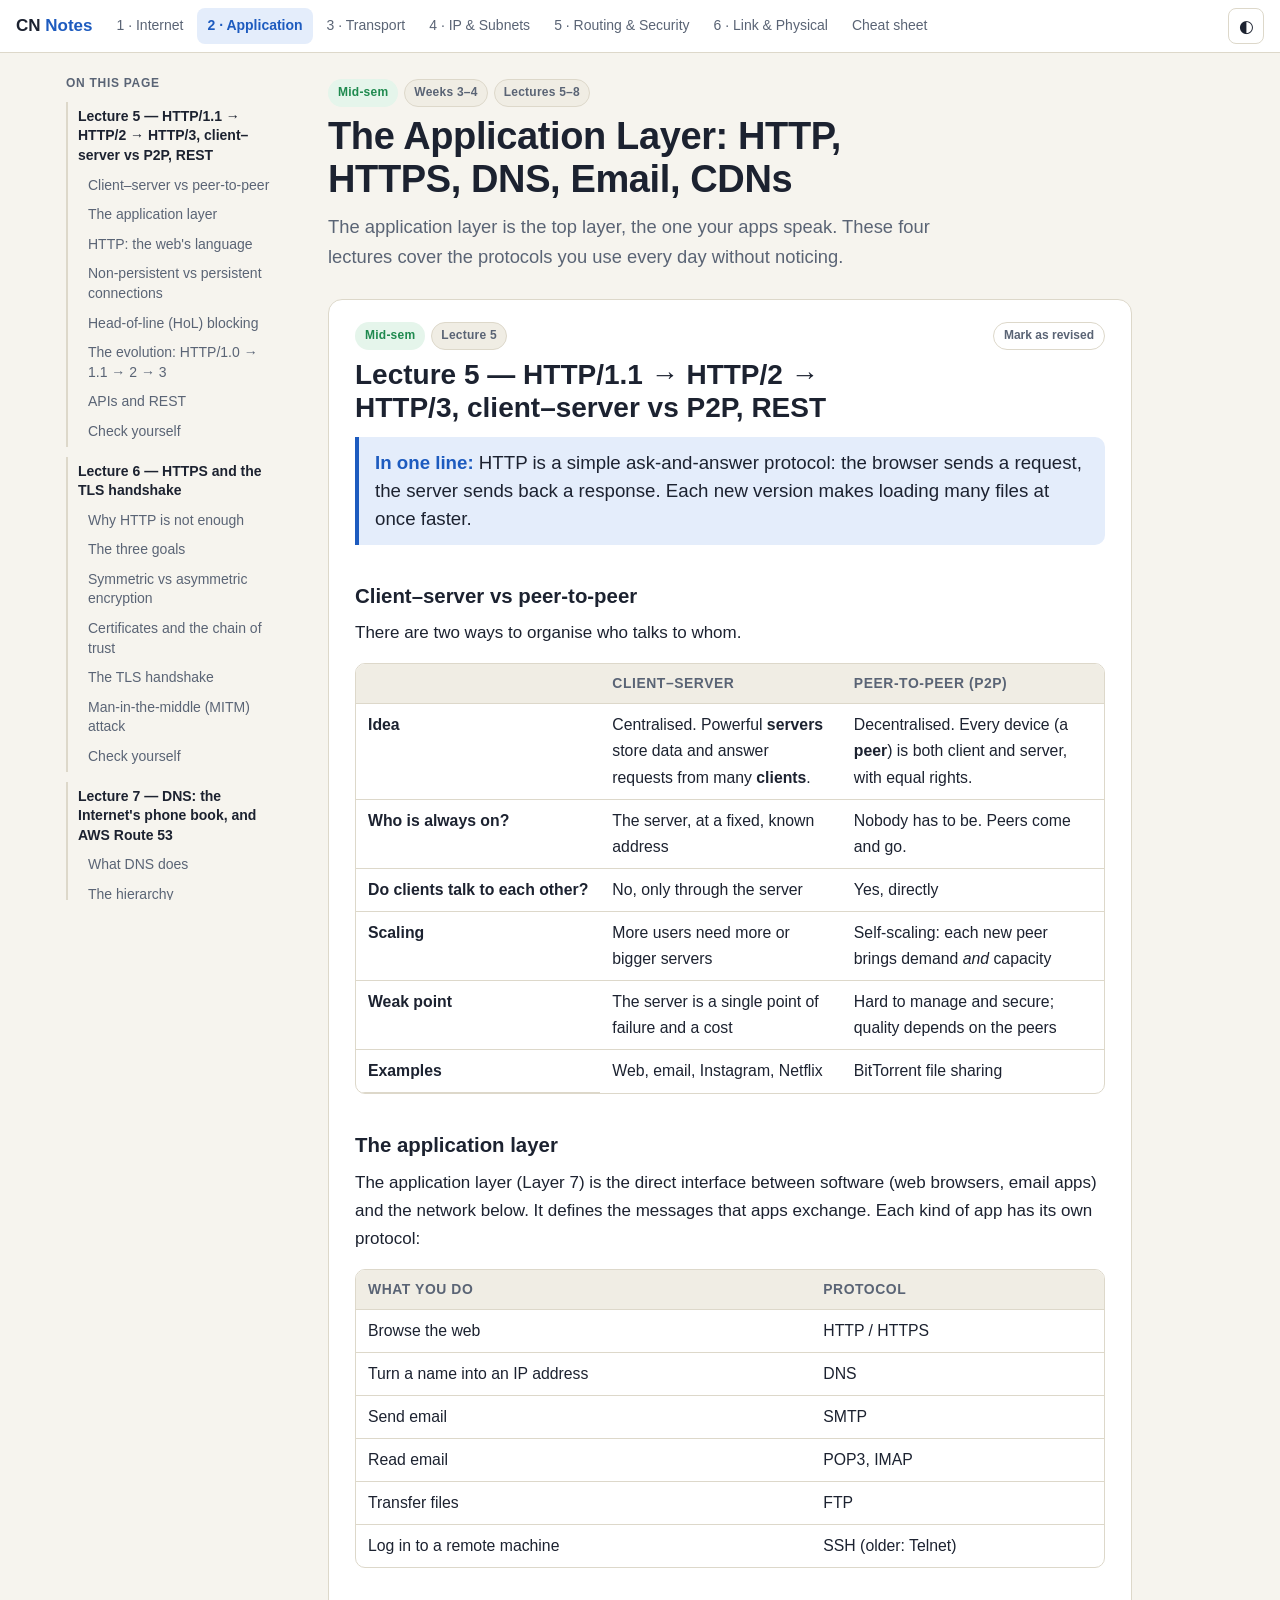
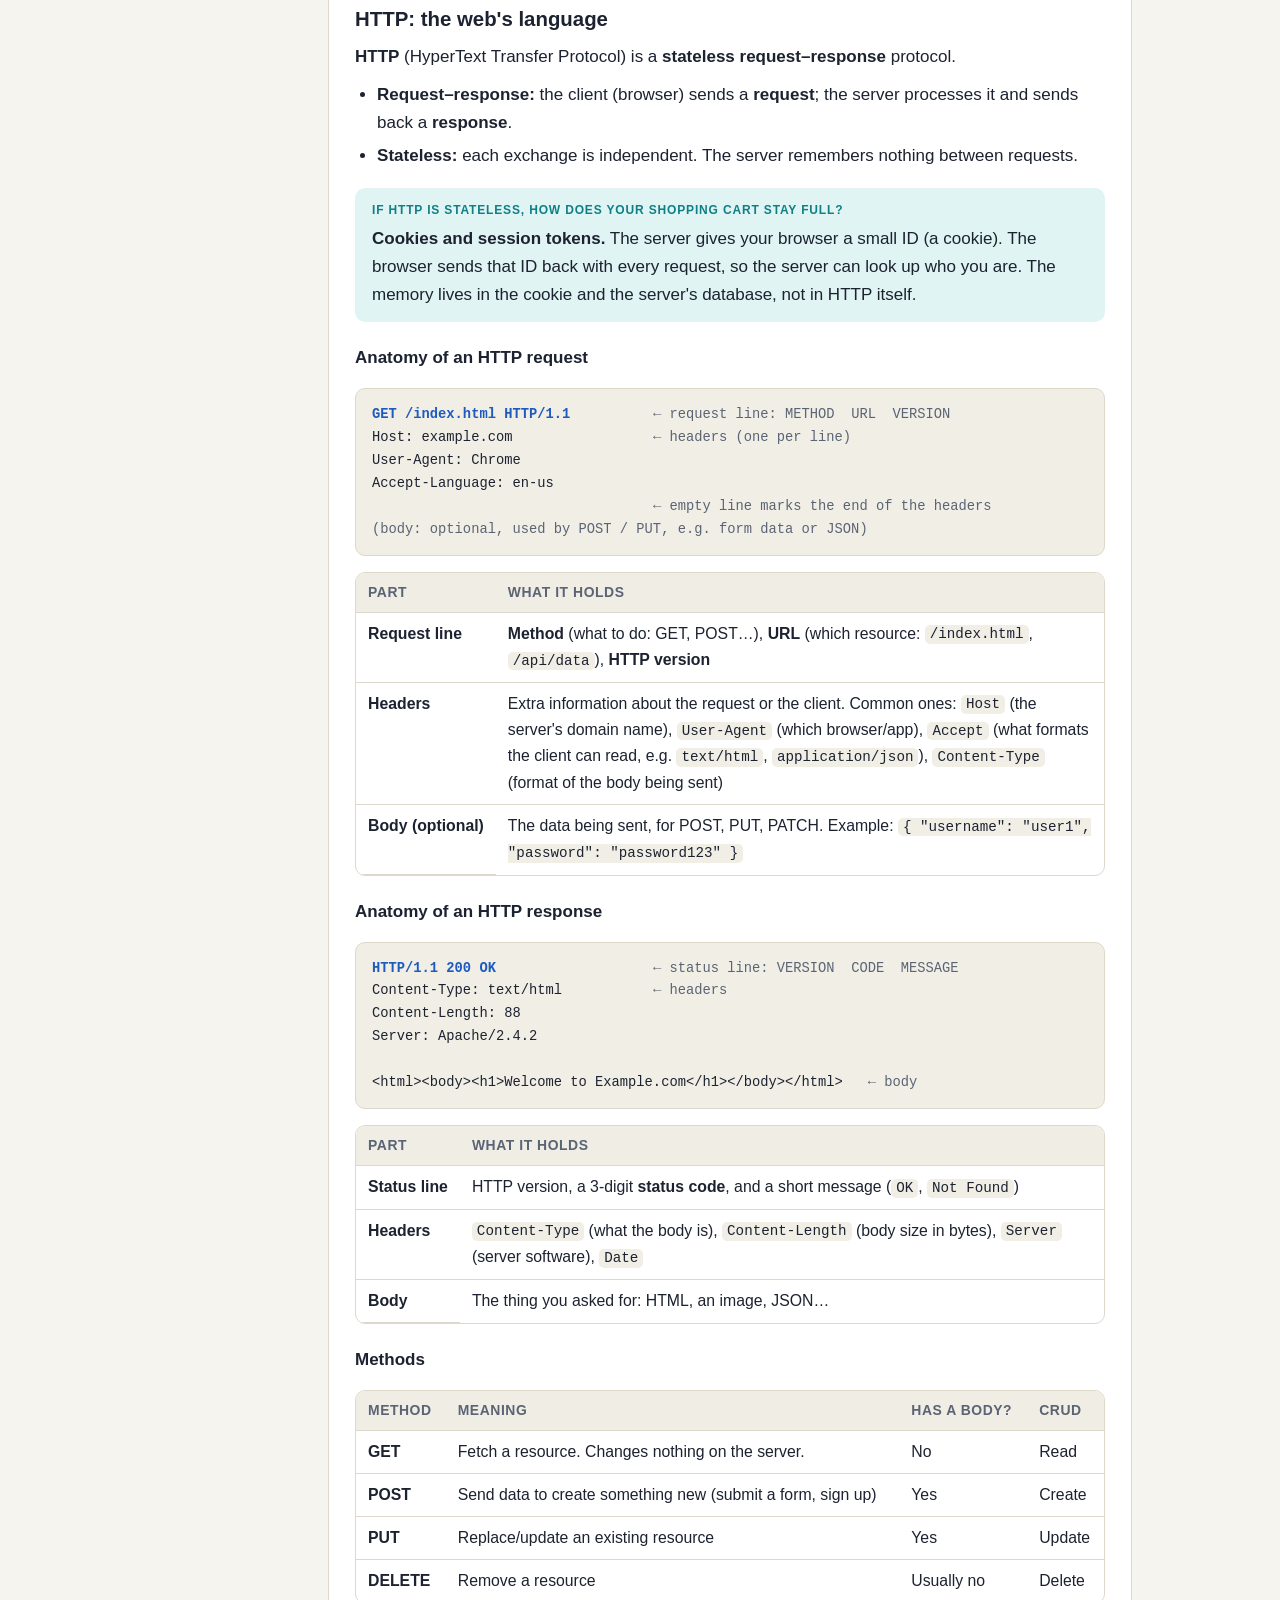
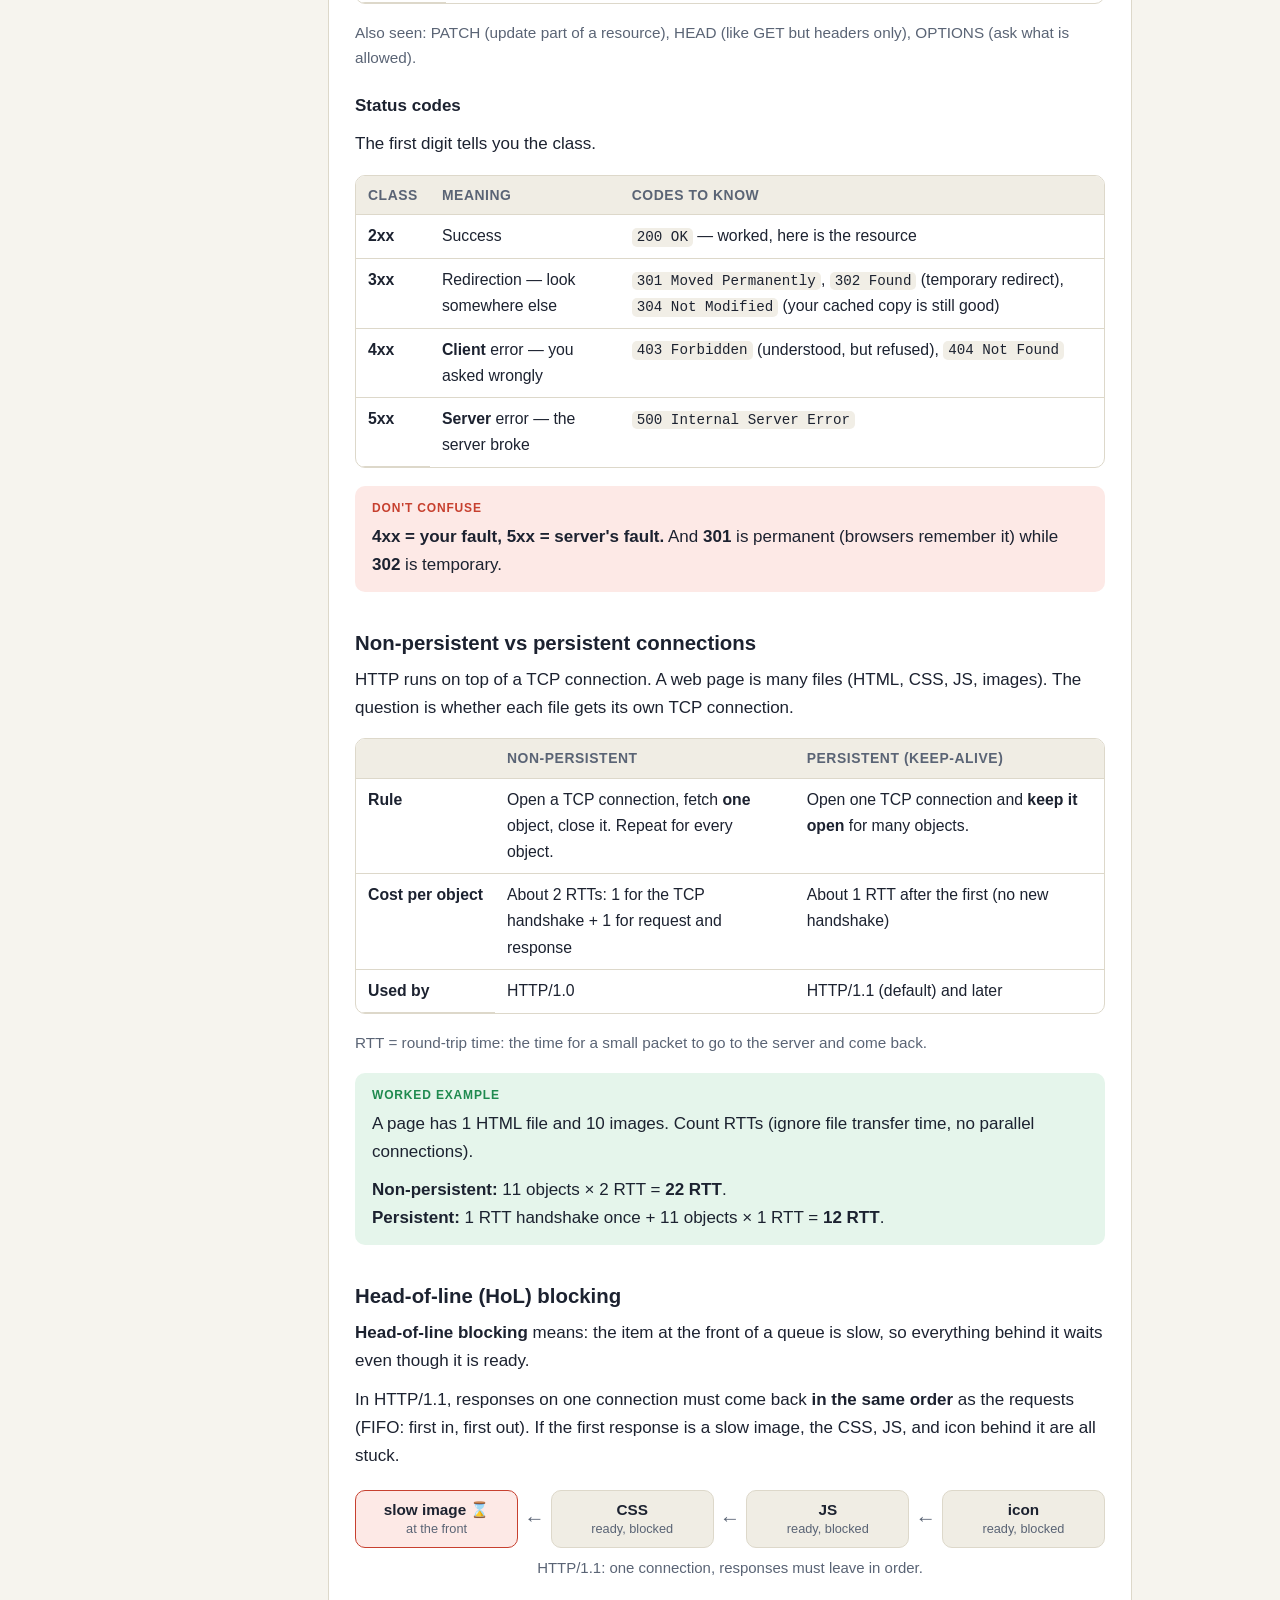
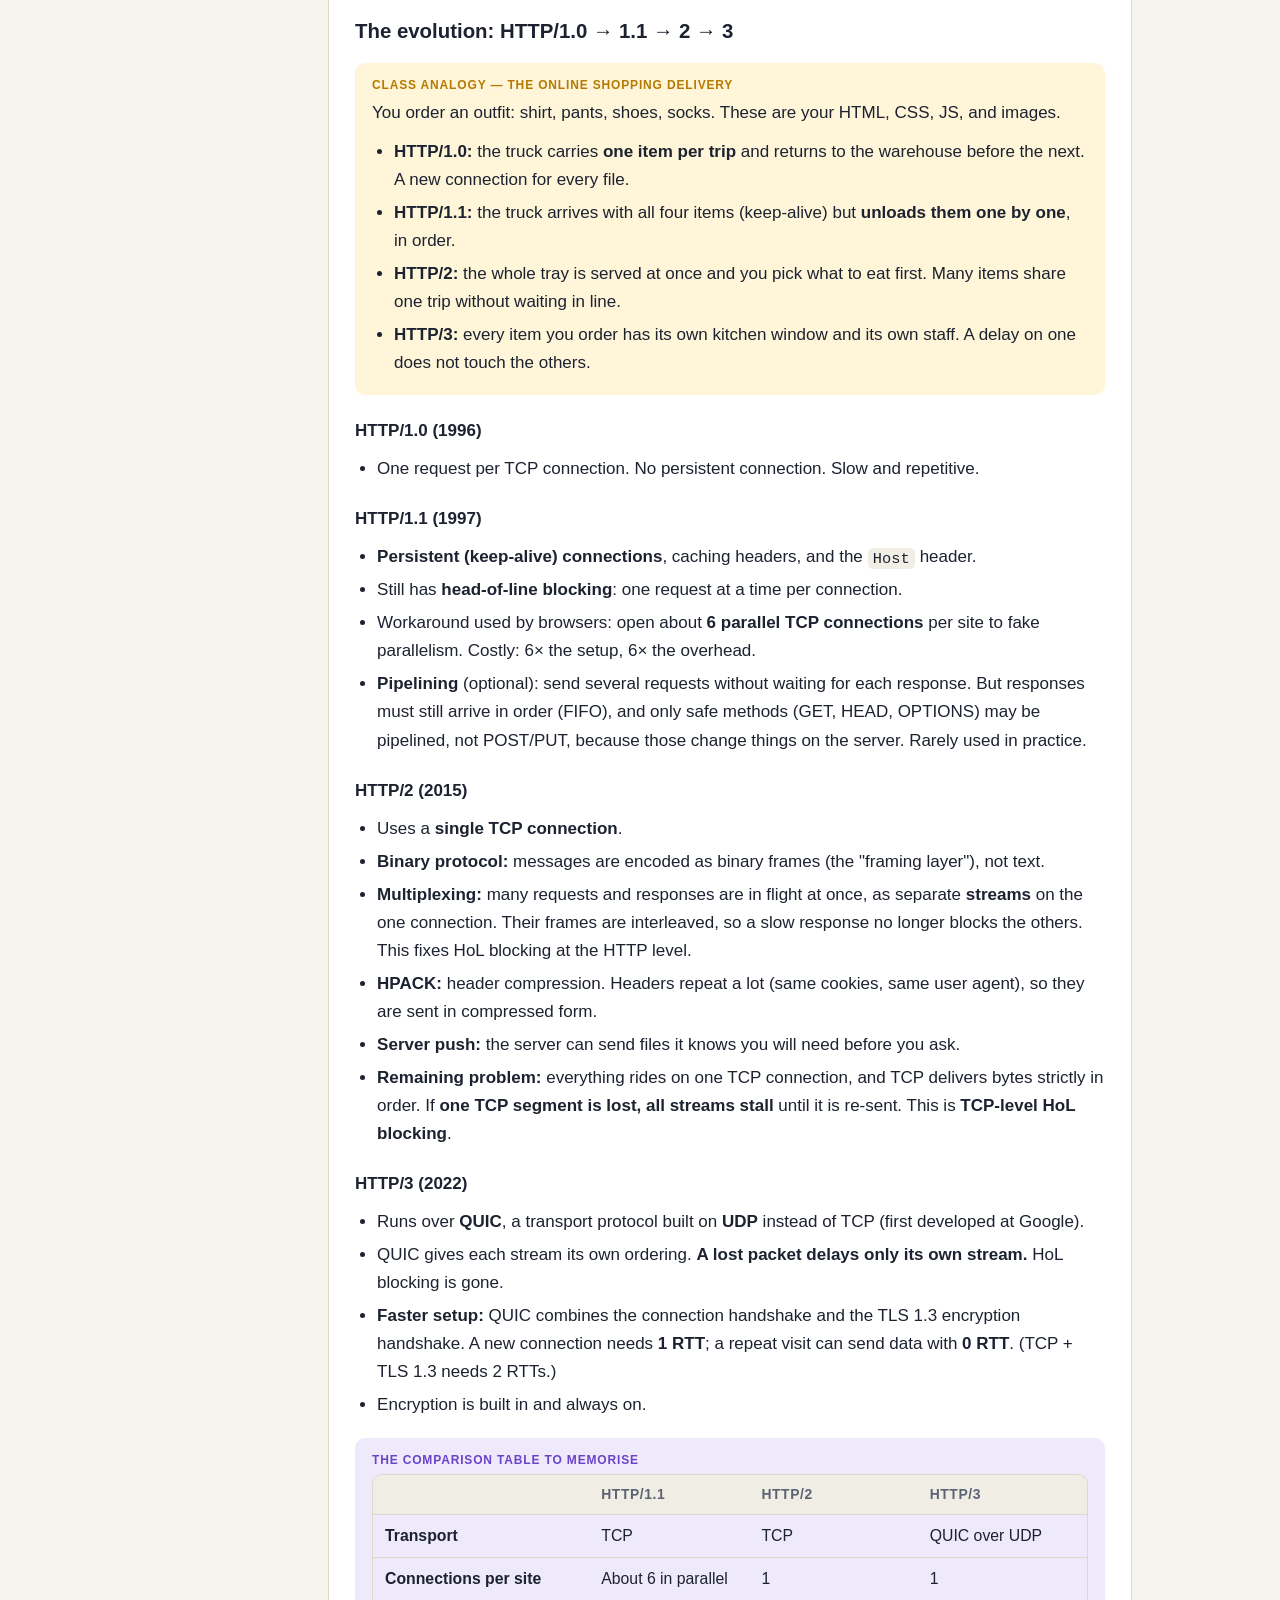
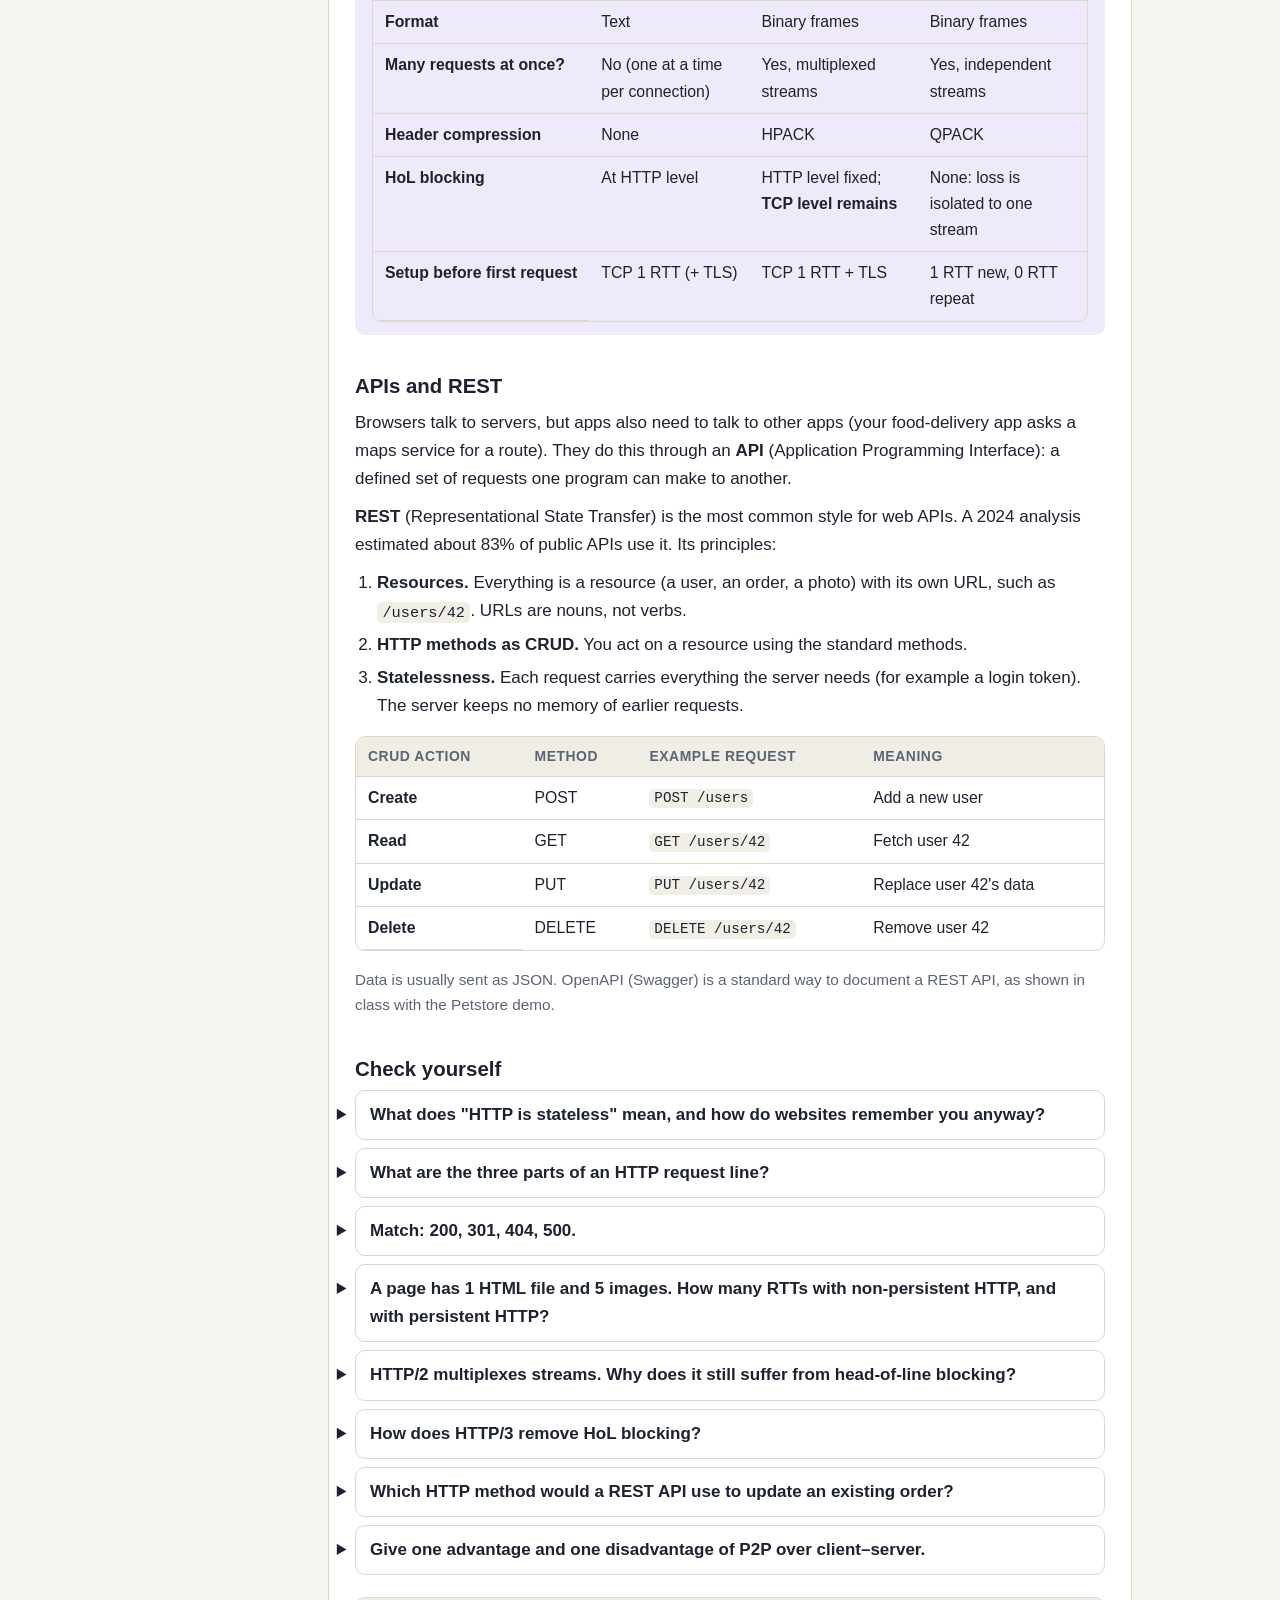
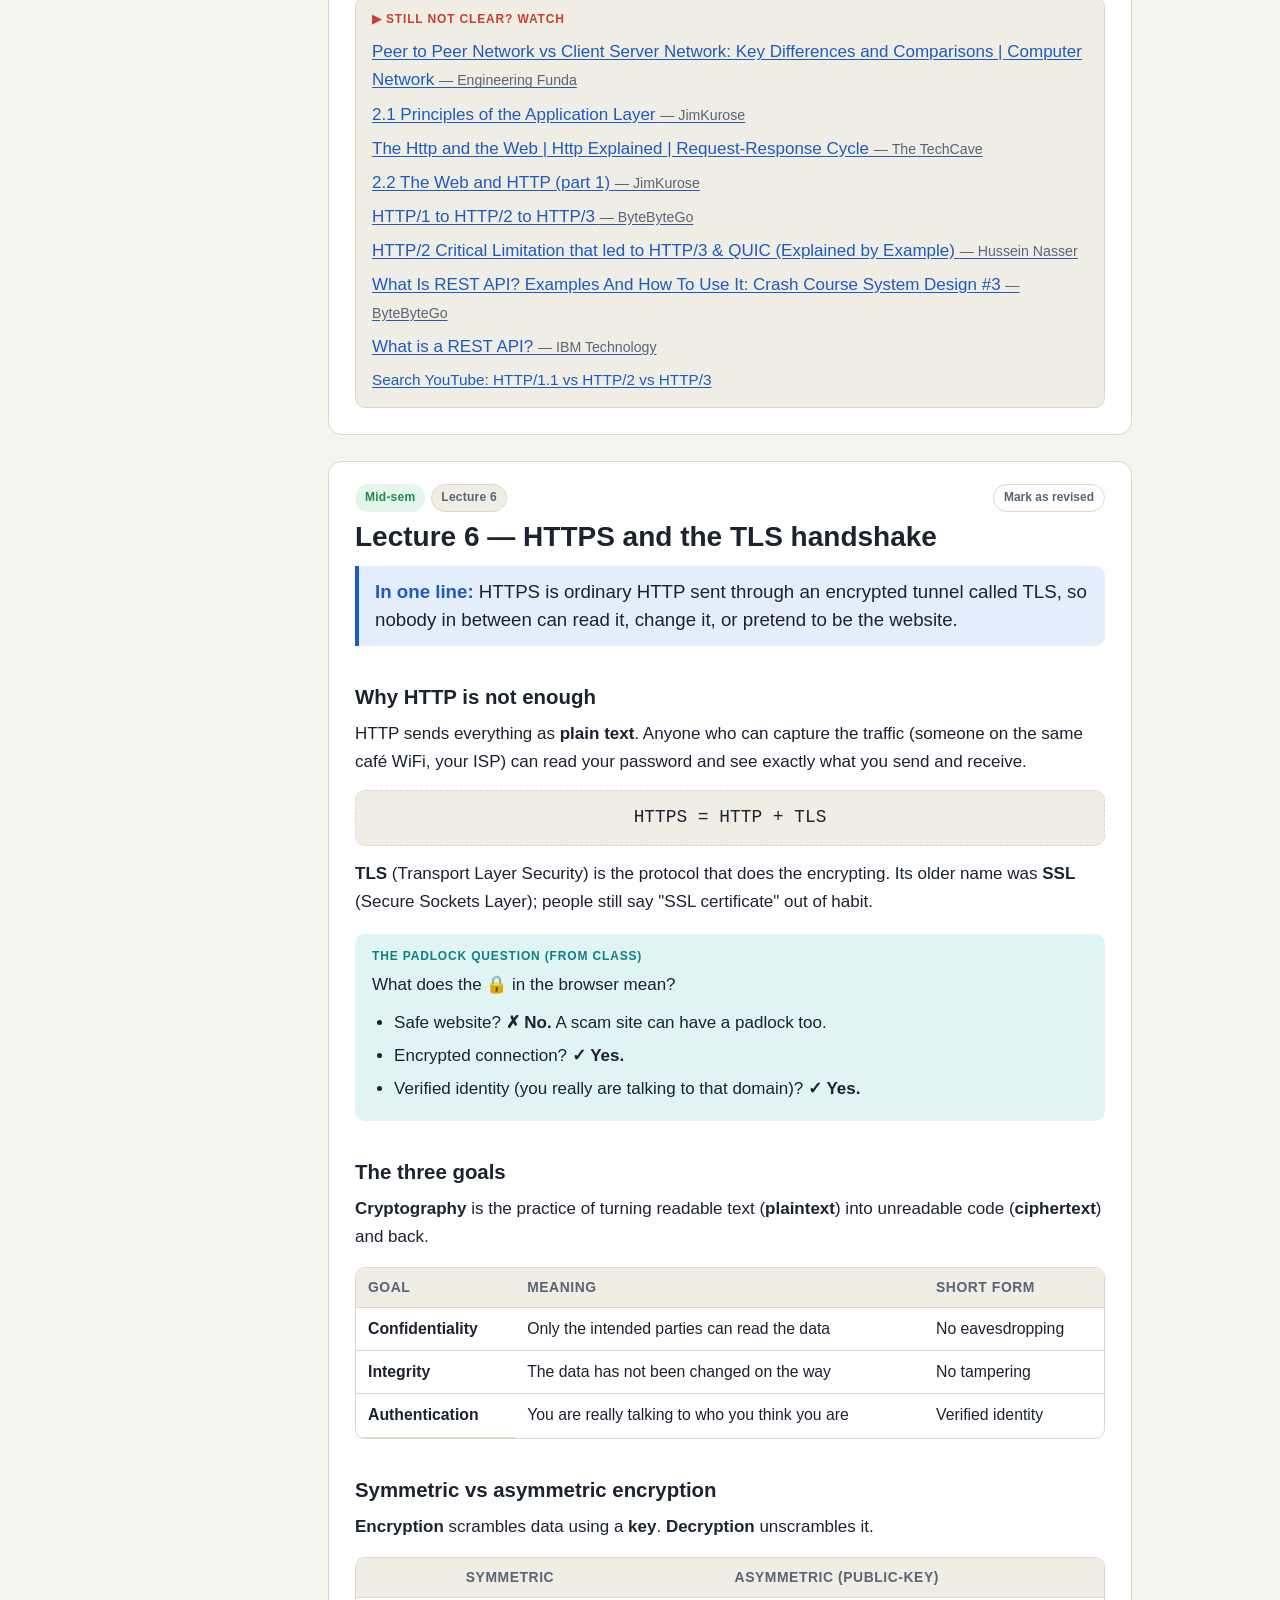
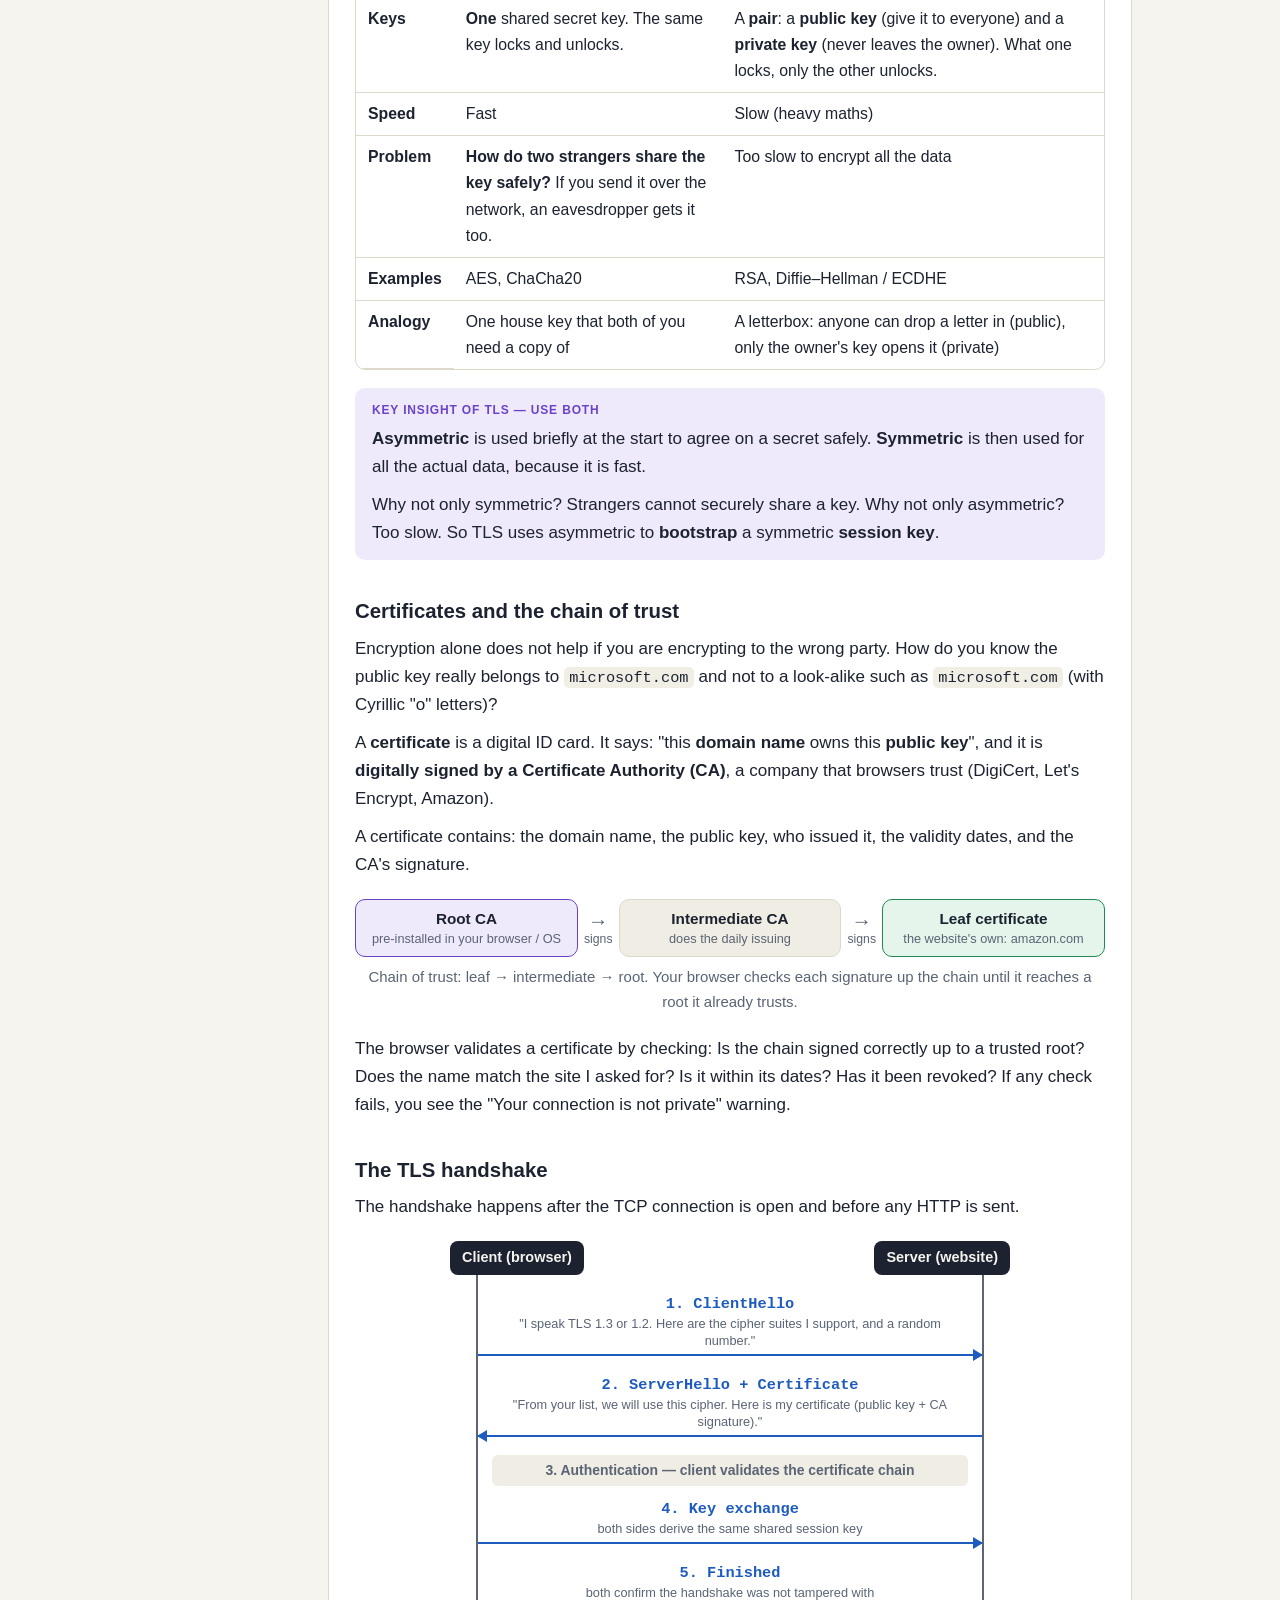
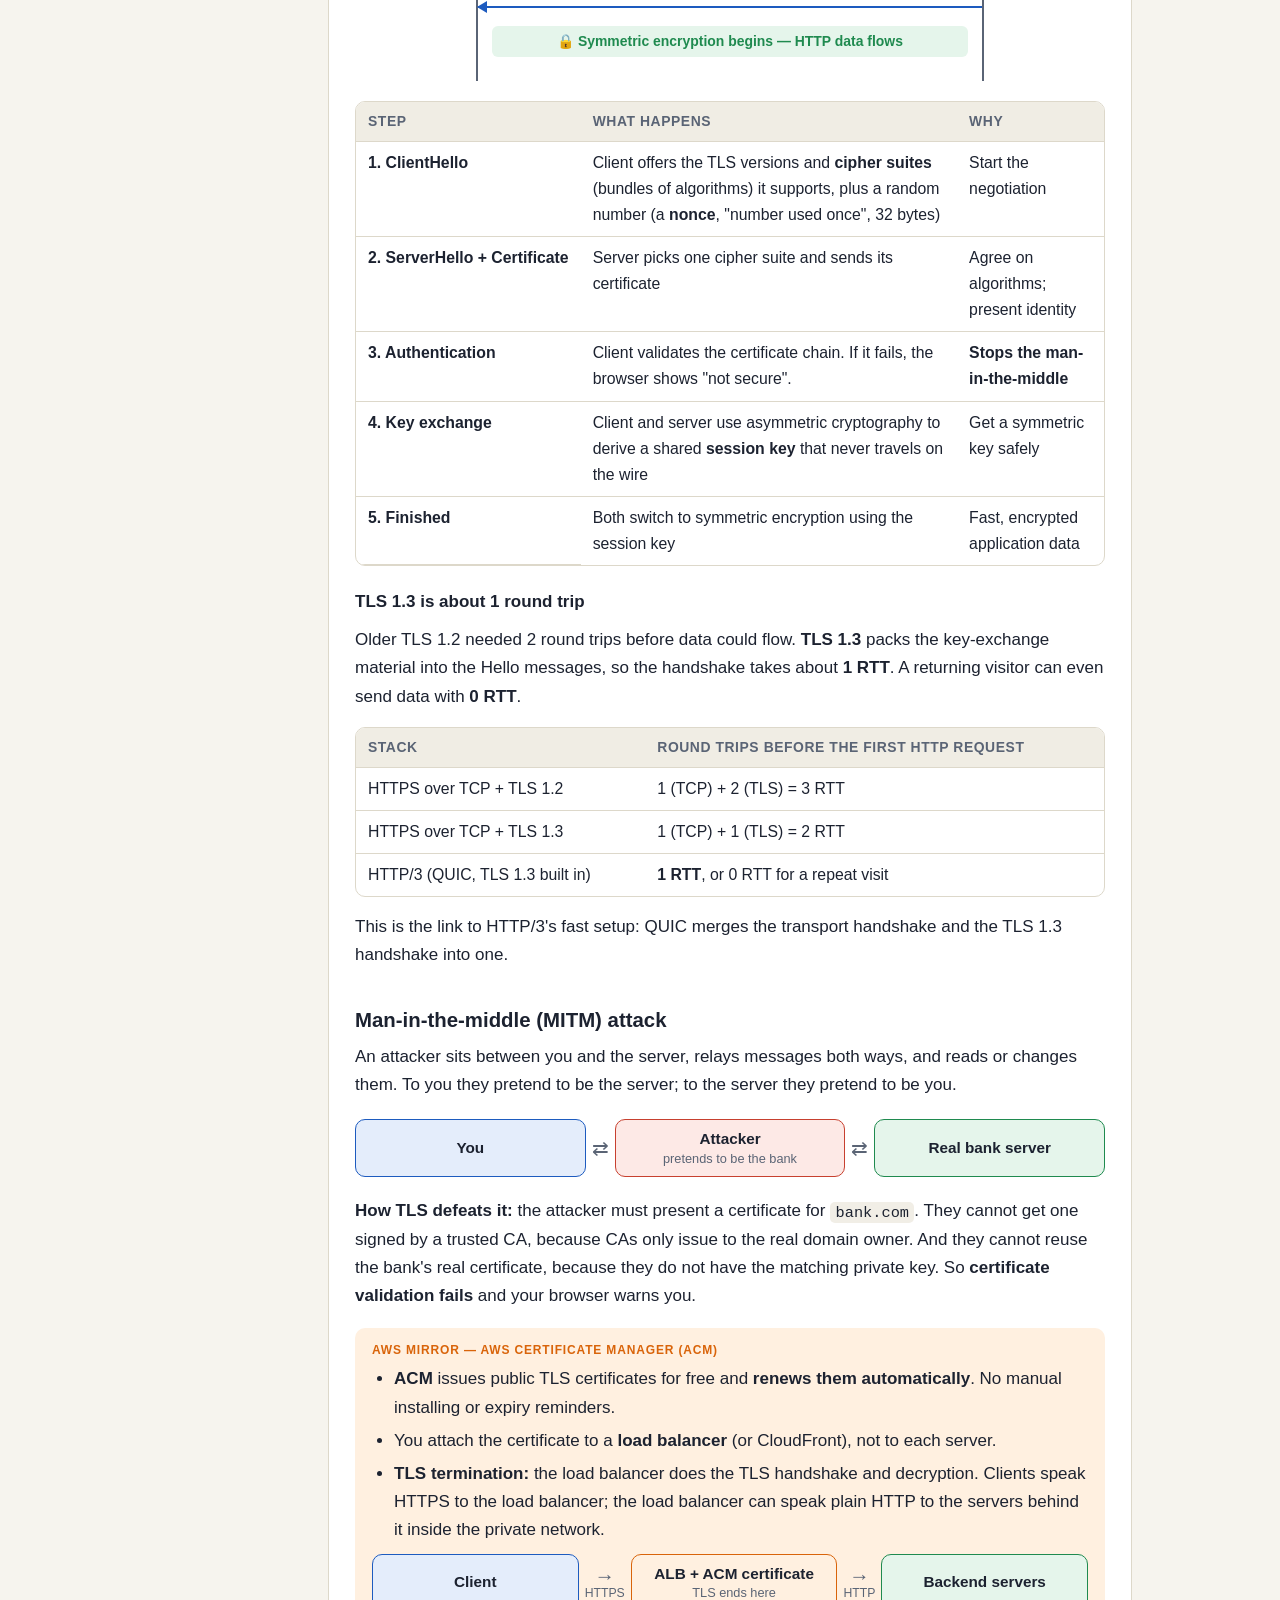
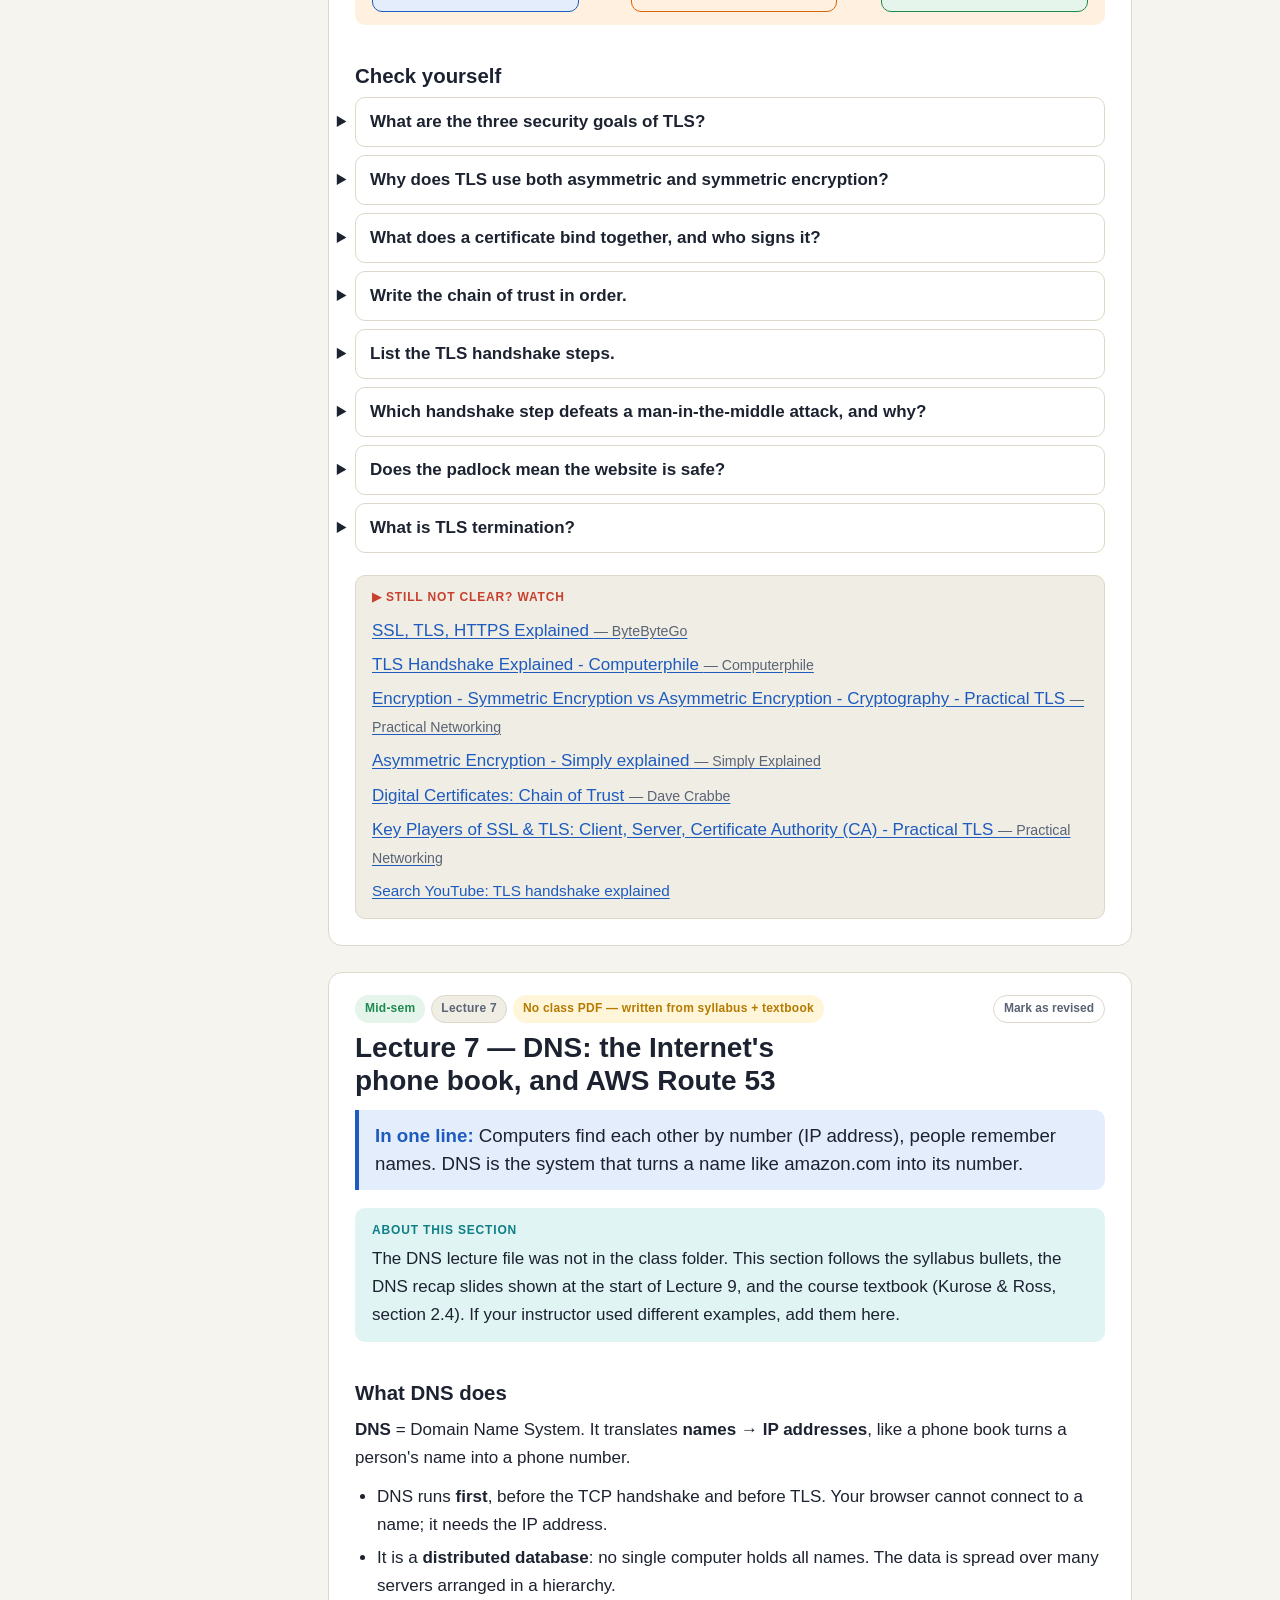
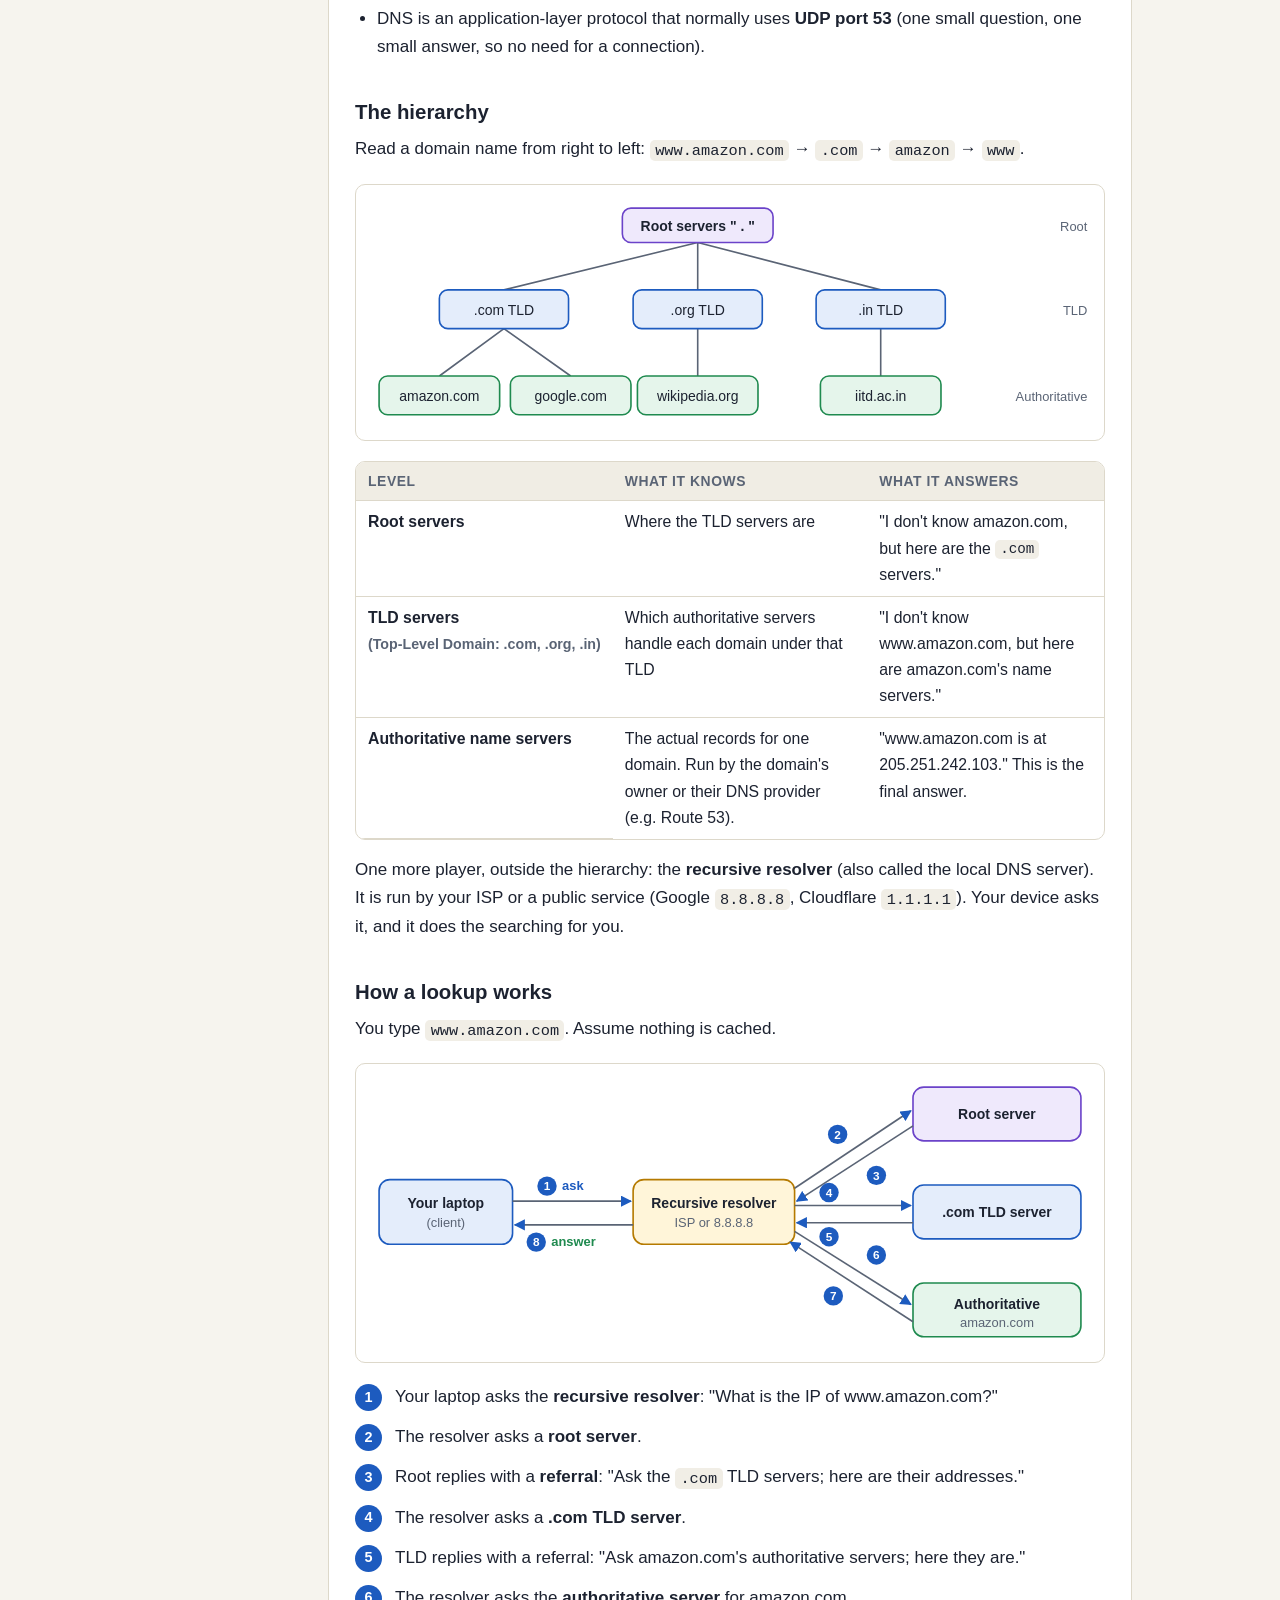
<file: 02-application-layer.html>
<!doctype html>
<html lang="en">
<head>
<meta charset="utf-8">
<meta name="viewport" content="width=device-width, initial-scale=1">
<title>2 · The Application Layer — CN Notes</title>
<link rel="stylesheet" href="assets/style.css">
<script>try{var t=localStorage.getItem('cn-theme');if(t)document.documentElement.dataset.theme=t}catch(e){}</script>
</head>
<body>
<header class="top">
  <a class="brand" href="index.html">CN <span>Notes</span></a>
  <nav class="pages">
    <a href="01-how-internet-works.html">1 · Internet</a>
    <a href="02-application-layer.html">2 · Application</a>
    <a href="03-transport-layer.html">3 · Transport</a>
    <a href="04-ip-addressing.html">4 · IP &amp; Subnets</a>
    <a href="05-routing-security.html">5 · Routing &amp; Security</a>
    <a href="06-link-physical-cloud.html">6 · Link &amp; Physical</a>
    <a href="cheatsheet.html">Cheat sheet</a>
  </nav>
  <button id="theme" type="button" aria-label="Switch between light and dark">◐</button>
</header>

<div class="layout">
<nav class="toc" id="toc" aria-label="On this page"></nav>
<main>

<p class="tags"><span class="tag mid">Mid-sem</span><span class="tag">Weeks 3–4</span><span class="tag">Lectures 5–8</span></p>
<h1>The Application Layer: HTTP, HTTPS, DNS, Email, CDNs</h1>
<p class="lede">The application layer is the top layer, the one your apps speak. These four lectures cover the protocols you use every day without noticing.</p>

<!-- ============================================================ L5 -->
<section class="lec" id="l5">
<header class="lec-head">
  <p class="tags"><span class="tag mid">Mid-sem</span><span class="tag">Lecture 5</span></p>
  <h2>Lecture 5 — HTTP/1.1 → HTTP/2 → HTTP/3, client–server vs P2P, REST</h2>
  <p class="oneline">HTTP is a simple ask-and-answer protocol: the browser sends a request, the server sends back a response. Each new version makes loading many files at once faster.</p>
</header>

<h3 id="l5-arch">Client–server vs peer-to-peer</h3>
<p>There are two ways to organise who talks to whom.</p>
<div class="tw"><table>
<thead><tr><th></th><th>Client–server</th><th>Peer-to-peer (P2P)</th></tr></thead>
<tbody>
<tr><th>Idea</th><td>Centralised. Powerful <strong>servers</strong> store data and answer requests from many <strong>clients</strong>.</td><td>Decentralised. Every device (a <strong>peer</strong>) is both client and server, with equal rights.</td></tr>
<tr><th>Who is always on?</th><td>The server, at a fixed, known address</td><td>Nobody has to be. Peers come and go.</td></tr>
<tr><th>Do clients talk to each other?</th><td>No, only through the server</td><td>Yes, directly</td></tr>
<tr><th>Scaling</th><td>More users need more or bigger servers</td><td>Self-scaling: each new peer brings demand <em>and</em> capacity</td></tr>
<tr><th>Weak point</th><td>The server is a single point of failure and a cost</td><td>Hard to manage and secure; quality depends on the peers</td></tr>
<tr><th>Examples</th><td>Web, email, Instagram, Netflix</td><td>BitTorrent file sharing</td></tr>
</tbody></table></div>

<h3>The application layer</h3>
<p>The application layer (Layer 7) is the direct interface between software (web browsers, email apps) and the network below. It defines the messages that apps exchange. Each kind of app has its own protocol:</p>
<div class="tw"><table>
<thead><tr><th>What you do</th><th>Protocol</th></tr></thead>
<tbody>
<tr><td>Browse the web</td><td>HTTP / HTTPS</td></tr>
<tr><td>Turn a name into an IP address</td><td>DNS</td></tr>
<tr><td>Send email</td><td>SMTP</td></tr>
<tr><td>Read email</td><td>POP3, IMAP</td></tr>
<tr><td>Transfer files</td><td>FTP</td></tr>
<tr><td>Log in to a remote machine</td><td>SSH (older: Telnet)</td></tr>
</tbody></table></div>

<h3 id="l5-http">HTTP: the web's language</h3>
<p><strong>HTTP</strong> (HyperText Transfer Protocol) is a <strong>stateless request–response</strong> protocol.</p>
<ul>
<li><strong>Request–response:</strong> the client (browser) sends a <strong>request</strong>; the server processes it and sends back a <strong>response</strong>.</li>
<li><strong>Stateless:</strong> each exchange is independent. The server remembers nothing between requests.</li>
</ul>
<div class="box note" data-t="If HTTP is stateless, how does your shopping cart stay full?">
<p><strong>Cookies and session tokens.</strong> The server gives your browser a small ID (a cookie). The browser sends that ID back with every request, so the server can look up who you are. The memory lives in the cookie and the server's database, not in HTTP itself.</p>
</div>

<h4>Anatomy of an HTTP request</h4>
<pre><code><span class="hl">GET /index.html HTTP/1.1</span>          <span class="c">← request line: METHOD  URL  VERSION</span>
Host: example.com                 <span class="c">← headers (one per line)</span>
User-Agent: Chrome
Accept-Language: en-us
                                  <span class="c">← empty line marks the end of the headers</span>
<span class="c">(body: optional, used by POST / PUT, e.g. form data or JSON)</span></code></pre>
<div class="tw"><table>
<thead><tr><th>Part</th><th>What it holds</th></tr></thead>
<tbody>
<tr><th>Request line</th><td><strong>Method</strong> (what to do: GET, POST…), <strong>URL</strong> (which resource: <code>/index.html</code>, <code>/api/data</code>), <strong>HTTP version</strong></td></tr>
<tr><th>Headers</th><td>Extra information about the request or the client. Common ones: <code>Host</code> (the server's domain name), <code>User-Agent</code> (which browser/app), <code>Accept</code> (what formats the client can read, e.g. <code>text/html</code>, <code>application/json</code>), <code>Content-Type</code> (format of the body being sent)</td></tr>
<tr><th>Body (optional)</th><td>The data being sent, for POST, PUT, PATCH. Example: <code>{ "username": "user1", "password": "password123" }</code></td></tr>
</tbody></table></div>

<h4>Anatomy of an HTTP response</h4>
<pre><code><span class="hl">HTTP/1.1 200 OK</span>                   <span class="c">← status line: VERSION  CODE  MESSAGE</span>
Content-Type: text/html           <span class="c">← headers</span>
Content-Length: 88
Server: Apache/2.4.2

&lt;html&gt;&lt;body&gt;&lt;h1&gt;Welcome to Example.com&lt;/h1&gt;&lt;/body&gt;&lt;/html&gt;   <span class="c">← body</span></code></pre>
<div class="tw"><table>
<thead><tr><th>Part</th><th>What it holds</th></tr></thead>
<tbody>
<tr><th>Status line</th><td>HTTP version, a 3-digit <strong>status code</strong>, and a short message (<code>OK</code>, <code>Not Found</code>)</td></tr>
<tr><th>Headers</th><td><code>Content-Type</code> (what the body is), <code>Content-Length</code> (body size in bytes), <code>Server</code> (server software), <code>Date</code></td></tr>
<tr><th>Body</th><td>The thing you asked for: HTML, an image, JSON…</td></tr>
</tbody></table></div>

<h4>Methods</h4>
<div class="tw"><table>
<thead><tr><th>Method</th><th>Meaning</th><th>Has a body?</th><th>CRUD</th></tr></thead>
<tbody>
<tr><th>GET</th><td>Fetch a resource. Changes nothing on the server.</td><td>No</td><td>Read</td></tr>
<tr><th>POST</th><td>Send data to create something new (submit a form, sign up)</td><td>Yes</td><td>Create</td></tr>
<tr><th>PUT</th><td>Replace/update an existing resource</td><td>Yes</td><td>Update</td></tr>
<tr><th>DELETE</th><td>Remove a resource</td><td>Usually no</td><td>Delete</td></tr>
</tbody></table></div>
<p class="small muted">Also seen: PATCH (update part of a resource), HEAD (like GET but headers only), OPTIONS (ask what is allowed).</p>

<h4>Status codes</h4>
<p>The first digit tells you the class.</p>
<div class="tw"><table>
<thead><tr><th>Class</th><th>Meaning</th><th>Codes to know</th></tr></thead>
<tbody>
<tr><th>2xx</th><td>Success</td><td><code>200 OK</code> — worked, here is the resource</td></tr>
<tr><th>3xx</th><td>Redirection — look somewhere else</td><td><code>301 Moved Permanently</code>, <code>302 Found</code> (temporary redirect), <code>304 Not Modified</code> (your cached copy is still good)</td></tr>
<tr><th>4xx</th><td><strong>Client</strong> error — you asked wrongly</td><td><code>403 Forbidden</code> (understood, but refused), <code>404 Not Found</code></td></tr>
<tr><th>5xx</th><td><strong>Server</strong> error — the server broke</td><td><code>500 Internal Server Error</code></td></tr>
</tbody></table></div>
<div class="box warn" data-t="Don't confuse">
<p><strong>4xx = your fault, 5xx = server's fault.</strong> And <strong>301</strong> is permanent (browsers remember it) while <strong>302</strong> is temporary.</p>
</div>

<h3 id="l5-persistent">Non-persistent vs persistent connections</h3>
<p>HTTP runs on top of a TCP connection. A web page is many files (HTML, CSS, JS, images). The question is whether each file gets its own TCP connection.</p>
<div class="tw"><table>
<thead><tr><th></th><th>Non-persistent</th><th>Persistent (keep-alive)</th></tr></thead>
<tbody>
<tr><th>Rule</th><td>Open a TCP connection, fetch <strong>one</strong> object, close it. Repeat for every object.</td><td>Open one TCP connection and <strong>keep it open</strong> for many objects.</td></tr>
<tr><th>Cost per object</th><td>About 2 RTTs: 1 for the TCP handshake + 1 for request and response</td><td>About 1 RTT after the first (no new handshake)</td></tr>
<tr><th>Used by</th><td>HTTP/1.0</td><td>HTTP/1.1 (default) and later</td></tr>
</tbody></table></div>
<p class="small muted">RTT = round-trip time: the time for a small packet to go to the server and come back.</p>
<div class="box example" data-t="Worked example">
<p>A page has 1 HTML file and 10 images. Count RTTs (ignore file transfer time, no parallel connections).</p>
<p><strong>Non-persistent:</strong> 11 objects × 2 RTT = <strong>22 RTT</strong>.<br>
<strong>Persistent:</strong> 1 RTT handshake once + 11 objects × 1 RTT = <strong>12 RTT</strong>.</p>
</div>

<h3 id="l5-hol">Head-of-line (HoL) blocking</h3>
<p><strong>Head-of-line blocking</strong> means: the item at the front of a queue is slow, so everything behind it waits even though it is ready.</p>
<p>In HTTP/1.1, responses on one connection must come back <strong>in the same order</strong> as the requests (FIFO: first in, first out). If the first response is a slow image, the CSS, JS, and icon behind it are all stuck.</p>
<figure>
<div class="flow">
  <div class="node r"><b>slow image ⌛</b><small>at the front</small></div>
  <div class="arr">←</div>
  <div class="node"><b>CSS</b><small>ready, blocked</small></div>
  <div class="arr">←</div>
  <div class="node"><b>JS</b><small>ready, blocked</small></div>
  <div class="arr">←</div>
  <div class="node"><b>icon</b><small>ready, blocked</small></div>
</div>
<figcaption>HTTP/1.1: one connection, responses must leave in order.</figcaption>
</figure>

<h3 id="l5-versions">The evolution: HTTP/1.0 → 1.1 → 2 → 3</h3>
<div class="box analogy" data-t="Class analogy — the online shopping delivery">
<p>You order an outfit: shirt, pants, shoes, socks. These are your HTML, CSS, JS, and images.</p>
<ul>
<li><strong>HTTP/1.0:</strong> the truck carries <strong>one item per trip</strong> and returns to the warehouse before the next. A new connection for every file.</li>
<li><strong>HTTP/1.1:</strong> the truck arrives with all four items (keep-alive) but <strong>unloads them one by one</strong>, in order.</li>
<li><strong>HTTP/2:</strong> the whole tray is served at once and you pick what to eat first. Many items share one trip without waiting in line.</li>
<li><strong>HTTP/3:</strong> every item you order has its own kitchen window and its own staff. A delay on one does not touch the others.</li>
</ul>
</div>

<h4>HTTP/1.0 (1996)</h4>
<ul><li>One request per TCP connection. No persistent connection. Slow and repetitive.</li></ul>
<h4>HTTP/1.1 (1997)</h4>
<ul>
<li><strong>Persistent (keep-alive) connections</strong>, caching headers, and the <code>Host</code> header.</li>
<li>Still has <strong>head-of-line blocking</strong>: one request at a time per connection.</li>
<li>Workaround used by browsers: open about <strong>6 parallel TCP connections</strong> per site to fake parallelism. Costly: 6× the setup, 6× the overhead.</li>
<li><strong>Pipelining</strong> (optional): send several requests without waiting for each response. But responses must still arrive in order (FIFO), and only safe methods (GET, HEAD, OPTIONS) may be pipelined, not POST/PUT, because those change things on the server. Rarely used in practice.</li>
</ul>
<h4>HTTP/2 (2015)</h4>
<ul>
<li>Uses a <strong>single TCP connection</strong>.</li>
<li><strong>Binary protocol:</strong> messages are encoded as binary frames (the "framing layer"), not text.</li>
<li><strong>Multiplexing:</strong> many requests and responses are in flight at once, as separate <strong>streams</strong> on the one connection. Their frames are interleaved, so a slow response no longer blocks the others. This fixes HoL blocking at the HTTP level.</li>
<li><strong>HPACK:</strong> header compression. Headers repeat a lot (same cookies, same user agent), so they are sent in compressed form.</li>
<li><strong>Server push:</strong> the server can send files it knows you will need before you ask.</li>
<li><strong>Remaining problem:</strong> everything rides on one TCP connection, and TCP delivers bytes strictly in order. If <strong>one TCP segment is lost, all streams stall</strong> until it is re-sent. This is <strong>TCP-level HoL blocking</strong>.</li>
</ul>
<h4>HTTP/3 (2022)</h4>
<ul>
<li>Runs over <strong>QUIC</strong>, a transport protocol built on <strong>UDP</strong> instead of TCP (first developed at Google).</li>
<li>QUIC gives each stream its own ordering. <strong>A lost packet delays only its own stream.</strong> HoL blocking is gone.</li>
<li><strong>Faster setup:</strong> QUIC combines the connection handshake and the TLS 1.3 encryption handshake. A new connection needs <strong>1 RTT</strong>; a repeat visit can send data with <strong>0 RTT</strong>. (TCP + TLS 1.3 needs 2 RTTs.)</li>
<li>Encryption is built in and always on.</li>
</ul>

<div class="box exam" data-t="The comparison table to memorise">
<div class="tw"><table>
<thead><tr><th></th><th>HTTP/1.1</th><th>HTTP/2</th><th>HTTP/3</th></tr></thead>
<tbody>
<tr><th>Transport</th><td>TCP</td><td>TCP</td><td>QUIC over UDP</td></tr>
<tr><th>Connections per site</th><td>About 6 in parallel</td><td>1</td><td>1</td></tr>
<tr><th>Format</th><td>Text</td><td>Binary frames</td><td>Binary frames</td></tr>
<tr><th>Many requests at once?</th><td>No (one at a time per connection)</td><td>Yes, multiplexed streams</td><td>Yes, independent streams</td></tr>
<tr><th>Header compression</th><td>None</td><td>HPACK</td><td>QPACK</td></tr>
<tr><th>HoL blocking</th><td>At HTTP level</td><td>HTTP level fixed; <strong>TCP level remains</strong></td><td>None: loss is isolated to one stream</td></tr>
<tr><th>Setup before first request</th><td>TCP 1 RTT (+ TLS)</td><td>TCP 1 RTT + TLS</td><td>1 RTT new, 0 RTT repeat</td></tr>
</tbody></table></div>
</div>

<h3 id="l5-rest">APIs and REST</h3>
<p>Browsers talk to servers, but apps also need to talk to other apps (your food-delivery app asks a maps service for a route). They do this through an <strong>API</strong> (Application Programming Interface): a defined set of requests one program can make to another.</p>
<p><strong>REST</strong> (Representational State Transfer) is the most common style for web APIs. A 2024 analysis estimated about 83% of public APIs use it. Its principles:</p>
<ol>
<li><strong>Resources.</strong> Everything is a resource (a user, an order, a photo) with its own URL, such as <code>/users/42</code>. URLs are nouns, not verbs.</li>
<li><strong>HTTP methods as CRUD.</strong> You act on a resource using the standard methods.</li>
<li><strong>Statelessness.</strong> Each request carries everything the server needs (for example a login token). The server keeps no memory of earlier requests.</li>
</ol>
<div class="tw"><table>
<thead><tr><th>CRUD action</th><th>Method</th><th>Example request</th><th>Meaning</th></tr></thead>
<tbody>
<tr><th>Create</th><td>POST</td><td><code>POST /users</code></td><td>Add a new user</td></tr>
<tr><th>Read</th><td>GET</td><td><code>GET /users/42</code></td><td>Fetch user 42</td></tr>
<tr><th>Update</th><td>PUT</td><td><code>PUT /users/42</code></td><td>Replace user 42's data</td></tr>
<tr><th>Delete</th><td>DELETE</td><td><code>DELETE /users/42</code></td><td>Remove user 42</td></tr>
</tbody></table></div>
<p class="small muted">Data is usually sent as JSON. OpenAPI (Swagger) is a standard way to document a REST API, as shown in class with the Petstore demo.</p>

<div class="quiz">
<h3>Check yourself</h3>
<details><summary>What does "HTTP is stateless" mean, and how do websites remember you anyway?</summary><p>The server keeps no memory between requests; each one is independent. Websites use cookies or session tokens that the browser sends with every request.</p></details>
<details><summary>What are the three parts of an HTTP request line?</summary><p>Method, URL, HTTP version. Example: <code>GET /index.html HTTP/1.1</code>.</p></details>
<details><summary>Match: 200, 301, 404, 500.</summary><p>200 OK (success). 301 Moved Permanently (redirect). 404 Not Found (client error). 500 Internal Server Error (server error).</p></details>
<details><summary>A page has 1 HTML file and 5 images. How many RTTs with non-persistent HTTP, and with persistent HTTP?</summary><p>Non-persistent: 6 × 2 = 12 RTT. Persistent: 1 + 6 = 7 RTT.</p></details>
<details><summary>HTTP/2 multiplexes streams. Why does it still suffer from head-of-line blocking?</summary><p>All streams share one TCP connection. TCP delivers bytes in order, so one lost segment holds back every stream until it is re-sent. That is TCP-level HoL blocking.</p></details>
<details><summary>How does HTTP/3 remove HoL blocking?</summary><p>It runs on QUIC over UDP. QUIC handles each stream independently, so a lost packet delays only the stream it belongs to.</p></details>
<details><summary>Which HTTP method would a REST API use to update an existing order?</summary><p>PUT (for example <code>PUT /orders/17</code>).</p></details>
<details><summary>Give one advantage and one disadvantage of P2P over client–server.</summary><p>Advantage: self-scaling and no central server to fail or pay for. Disadvantage: harder to manage and secure; availability depends on peers that come and go.</p></details>
</div>

<p class="watch" data-topics="client-server-p2p http-basics http-versions rest-api"><a class="search" href="https://www.youtube.com/results?search_query=HTTP+1.1+vs+HTTP+2+vs+HTTP+3+explained">Search YouTube: HTTP/1.1 vs HTTP/2 vs HTTP/3</a></p>
</section>

<!-- ============================================================ L6 -->
<section class="lec" id="l6">
<header class="lec-head">
  <p class="tags"><span class="tag mid">Mid-sem</span><span class="tag">Lecture 6</span></p>
  <h2>Lecture 6 — HTTPS and the TLS handshake</h2>
  <p class="oneline">HTTPS is ordinary HTTP sent through an encrypted tunnel called TLS, so nobody in between can read it, change it, or pretend to be the website.</p>
</header>

<h3>Why HTTP is not enough</h3>
<p>HTTP sends everything as <strong>plain text</strong>. Anyone who can capture the traffic (someone on the same café WiFi, your ISP) can read your password and see exactly what you send and receive.</p>
<div class="formula">HTTPS = HTTP + TLS</div>
<p><strong>TLS</strong> (Transport Layer Security) is the protocol that does the encrypting. Its older name was <strong>SSL</strong> (Secure Sockets Layer); people still say "SSL certificate" out of habit.</p>
<div class="box note" data-t="The padlock question (from class)">
<p>What does the 🔒 in the browser mean?</p>
<ul>
<li>Safe website? <strong>✗ No.</strong> A scam site can have a padlock too.</li>
<li>Encrypted connection? <strong>✓ Yes.</strong></li>
<li>Verified identity (you really are talking to that domain)? <strong>✓ Yes.</strong></li>
</ul>
</div>

<h3 id="l6-goals">The three goals</h3>
<p><strong>Cryptography</strong> is the practice of turning readable text (<strong>plaintext</strong>) into unreadable code (<strong>ciphertext</strong>) and back.</p>
<div class="tw"><table>
<thead><tr><th>Goal</th><th>Meaning</th><th>Short form</th></tr></thead>
<tbody>
<tr><th>Confidentiality</th><td>Only the intended parties can read the data</td><td>No eavesdropping</td></tr>
<tr><th>Integrity</th><td>The data has not been changed on the way</td><td>No tampering</td></tr>
<tr><th>Authentication</th><td>You are really talking to who you think you are</td><td>Verified identity</td></tr>
</tbody></table></div>

<h3 id="l6-enc">Symmetric vs asymmetric encryption</h3>
<p><strong>Encryption</strong> scrambles data using a <strong>key</strong>. <strong>Decryption</strong> unscrambles it.</p>
<div class="tw"><table>
<thead><tr><th></th><th>Symmetric</th><th>Asymmetric (public-key)</th></tr></thead>
<tbody>
<tr><th>Keys</th><td><strong>One</strong> shared secret key. The same key locks and unlocks.</td><td>A <strong>pair</strong>: a <strong>public key</strong> (give it to everyone) and a <strong>private key</strong> (never leaves the owner). What one locks, only the other unlocks.</td></tr>
<tr><th>Speed</th><td>Fast</td><td>Slow (heavy maths)</td></tr>
<tr><th>Problem</th><td><strong>How do two strangers share the key safely?</strong> If you send it over the network, an eavesdropper gets it too.</td><td>Too slow to encrypt all the data</td></tr>
<tr><th>Examples</th><td>AES, ChaCha20</td><td>RSA, Diffie–Hellman / ECDHE</td></tr>
<tr><th>Analogy</th><td>One house key that both of you need a copy of</td><td>A letterbox: anyone can drop a letter in (public), only the owner's key opens it (private)</td></tr>
</tbody></table></div>
<div class="box exam" data-t="Key insight of TLS — use both">
<p><strong>Asymmetric</strong> is used briefly at the start to agree on a secret safely. <strong>Symmetric</strong> is then used for all the actual data, because it is fast.</p>
<p>Why not only symmetric? Strangers cannot securely share a key. Why not only asymmetric? Too slow. So TLS uses asymmetric to <strong>bootstrap</strong> a symmetric <strong>session key</strong>.</p>
</div>

<h3 id="l6-cert">Certificates and the chain of trust</h3>
<p>Encryption alone does not help if you are encrypting to the wrong party. How do you know the public key really belongs to <code>microsoft.com</code> and not to a look-alike such as <code>micrоsоft.com</code> (with Cyrillic "о" letters)?</p>
<p>A <strong>certificate</strong> is a digital ID card. It says: "this <strong>domain name</strong> owns this <strong>public key</strong>", and it is <strong>digitally signed by a Certificate Authority (CA)</strong>, a company that browsers trust (DigiCert, Let's Encrypt, Amazon).</p>
<p>A certificate contains: the domain name, the public key, who issued it, the validity dates, and the CA's signature.</p>
<figure>
<div class="flow">
  <div class="node v"><b>Root CA</b><small>pre-installed in your browser / OS</small></div>
  <div class="arr">→<small>signs</small></div>
  <div class="node"><b>Intermediate CA</b><small>does the daily issuing</small></div>
  <div class="arr">→<small>signs</small></div>
  <div class="node g"><b>Leaf certificate</b><small>the website's own: amazon.com</small></div>
</div>
<figcaption>Chain of trust: leaf → intermediate → root. Your browser checks each signature up the chain until it reaches a root it already trusts.</figcaption>
</figure>
<p>The browser validates a certificate by checking: Is the chain signed correctly up to a trusted root? Does the name match the site I asked for? Is it within its dates? Has it been revoked? If any check fails, you see the "Your connection is not private" warning.</p>

<h3 id="l6-handshake">The TLS handshake</h3>
<p>The handshake happens after the TCP connection is open and before any HTTP is sent.</p>
<div class="ladder">
  <div class="ends"><span>Client (browser)</span><span>Server (website)</span></div>
  <div class="lines">
    <div class="msg r"><b>1. ClientHello</b><small>"I speak TLS 1.3 or 1.2. Here are the cipher suites I support, and a random number."</small></div>
    <div class="msg l"><b>2. ServerHello + Certificate</b><small>"From your list, we will use this cipher. Here is my certificate (public key + CA signature)."</small></div>
    <div class="gap">3. Authentication — client validates the certificate chain</div>
    <div class="msg r"><b>4. Key exchange</b><small>both sides derive the same shared session key</small></div>
    <div class="msg l"><b>5. Finished</b><small>both confirm the handshake was not tampered with</small></div>
    <div class="gap ok">🔒 Symmetric encryption begins — HTTP data flows</div>
  </div>
</div>
<div class="tw"><table>
<thead><tr><th>Step</th><th>What happens</th><th>Why</th></tr></thead>
<tbody>
<tr><th>1. ClientHello</th><td>Client offers the TLS versions and <strong>cipher suites</strong> (bundles of algorithms) it supports, plus a random number (a <strong>nonce</strong>, "number used once", 32 bytes)</td><td>Start the negotiation</td></tr>
<tr><th>2. ServerHello + Certificate</th><td>Server picks one cipher suite and sends its certificate</td><td>Agree on algorithms; present identity</td></tr>
<tr><th>3. Authentication</th><td>Client validates the certificate chain. If it fails, the browser shows "not secure".</td><td><strong>Stops the man-in-the-middle</strong></td></tr>
<tr><th>4. Key exchange</th><td>Client and server use asymmetric cryptography to derive a shared <strong>session key</strong> that never travels on the wire</td><td>Get a symmetric key safely</td></tr>
<tr><th>5. Finished</th><td>Both switch to symmetric encryption using the session key</td><td>Fast, encrypted application data</td></tr>
</tbody></table></div>

<h4>TLS 1.3 is about 1 round trip</h4>
<p>Older TLS 1.2 needed 2 round trips before data could flow. <strong>TLS 1.3</strong> packs the key-exchange material into the Hello messages, so the handshake takes about <strong>1 RTT</strong>. A returning visitor can even send data with <strong>0 RTT</strong>.</p>
<div class="tw"><table>
<thead><tr><th>Stack</th><th>Round trips before the first HTTP request</th></tr></thead>
<tbody>
<tr><td>HTTPS over TCP + TLS 1.2</td><td>1 (TCP) + 2 (TLS) = 3 RTT</td></tr>
<tr><td>HTTPS over TCP + TLS 1.3</td><td>1 (TCP) + 1 (TLS) = 2 RTT</td></tr>
<tr><td>HTTP/3 (QUIC, TLS 1.3 built in)</td><td><strong>1 RTT</strong>, or 0 RTT for a repeat visit</td></tr>
</tbody></table></div>
<p>This is the link to HTTP/3's fast setup: QUIC merges the transport handshake and the TLS 1.3 handshake into one.</p>

<h3 id="l6-mitm">Man-in-the-middle (MITM) attack</h3>
<p>An attacker sits between you and the server, relays messages both ways, and reads or changes them. To you they pretend to be the server; to the server they pretend to be you.</p>
<figure>
<div class="flow">
  <div class="node a"><b>You</b></div>
  <div class="arr">⇄</div>
  <div class="node r"><b>Attacker</b><small>pretends to be the bank</small></div>
  <div class="arr">⇄</div>
  <div class="node g"><b>Real bank server</b></div>
</div>
</figure>
<p><strong>How TLS defeats it:</strong> the attacker must present a certificate for <code>bank.com</code>. They cannot get one signed by a trusted CA, because CAs only issue to the real domain owner. And they cannot reuse the bank's real certificate, because they do not have the matching private key. So <strong>certificate validation fails</strong> and your browser warns you.</p>

<aside class="box aws" data-t="AWS mirror — AWS Certificate Manager (ACM)">
<ul>
<li><strong>ACM</strong> issues public TLS certificates for free and <strong>renews them automatically</strong>. No manual installing or expiry reminders.</li>
<li>You attach the certificate to a <strong>load balancer</strong> (or CloudFront), not to each server.</li>
<li><strong>TLS termination:</strong> the load balancer does the TLS handshake and decryption. Clients speak HTTPS to the load balancer; the load balancer can speak plain HTTP to the servers behind it inside the private network.</li>
</ul>
<div class="flow">
  <div class="node a"><b>Client</b></div>
  <div class="arr">→<small>HTTPS</small></div>
  <div class="node o"><b>ALB + ACM certificate</b><small>TLS ends here</small></div>
  <div class="arr">→<small>HTTP</small></div>
  <div class="node g"><b>Backend servers</b></div>
</div>
</aside>

<div class="quiz">
<h3>Check yourself</h3>
<details><summary>What are the three security goals of TLS?</summary><p>Confidentiality (no eavesdropping), integrity (no tampering), authentication (verified identity).</p></details>
<details><summary>Why does TLS use both asymmetric and symmetric encryption?</summary><p>Symmetric is fast but needs a shared key, and strangers cannot share one safely. Asymmetric solves the sharing but is slow. So TLS uses asymmetric once to establish a symmetric session key, then uses symmetric for the data.</p></details>
<details><summary>What does a certificate bind together, and who signs it?</summary><p>It binds a domain name to a public key. It is signed by a Certificate Authority (CA).</p></details>
<details><summary>Write the chain of trust in order.</summary><p>Leaf (the site's certificate) → Intermediate CA → Root CA (trusted by the browser/OS).</p></details>
<details><summary>List the TLS handshake steps.</summary><p>ClientHello → ServerHello + Certificate → Authentication (certificate validation) → Key exchange → Finished, then symmetric encryption begins.</p></details>
<details><summary>Which handshake step defeats a man-in-the-middle attack, and why?</summary><p>Certificate validation. The attacker cannot present a certificate for the real domain signed by a trusted CA with a matching private key.</p></details>
<details><summary>Does the padlock mean the website is safe?</summary><p>No. It means the connection is encrypted and the server's identity for that domain is verified. A phishing site can also have a valid certificate for its own domain.</p></details>
<details><summary>What is TLS termination?</summary><p>Ending the TLS connection at a load balancer: it handles the handshake and decryption (using an ACM certificate) and forwards the request to the backend servers.</p></details>
</div>

<p class="watch" data-topics="https-tls encryption certificates"><a class="search" href="https://www.youtube.com/results?search_query=TLS+handshake+explained+HTTPS">Search YouTube: TLS handshake explained</a></p>
</section>

<!-- ============================================================ L7 -->
<section class="lec" id="l7">
<header class="lec-head">
  <p class="tags"><span class="tag mid">Mid-sem</span><span class="tag">Lecture 7</span><span class="tag warn">No class PDF — written from syllabus + textbook</span></p>
  <h2>Lecture 7 — DNS: the Internet's phone book, and AWS Route 53</h2>
  <p class="oneline">Computers find each other by number (IP address), people remember names. DNS is the system that turns a name like amazon.com into its number.</p>
</header>
<div class="box note" data-t="About this section">
<p>The DNS lecture file was not in the class folder. This section follows the syllabus bullets, the DNS recap slides shown at the start of Lecture 9, and the course textbook (Kurose &amp; Ross, section 2.4). If your instructor used different examples, add them here.</p>
</div>

<h3>What DNS does</h3>
<p><strong>DNS</strong> = Domain Name System. It translates <strong>names → IP addresses</strong>, like a phone book turns a person's name into a phone number.</p>
<ul>
<li>DNS runs <strong>first</strong>, before the TCP handshake and before TLS. Your browser cannot connect to a name; it needs the IP address.</li>
<li>It is a <strong>distributed database</strong>: no single computer holds all names. The data is spread over many servers arranged in a hierarchy.</li>
<li>DNS is an application-layer protocol that normally uses <strong>UDP port 53</strong> (one small question, one small answer, so no need for a connection).</li>
</ul>

<h3 id="l7-hierarchy">The hierarchy</h3>
<p>Read a domain name from right to left: <code>www.amazon.com</code> → <code>.com</code> → <code>amazon</code> → <code>www</code>.</p>
<figure>
<div class="svgw"><svg viewBox="0 0 680 222" role="img" aria-label="DNS hierarchy: root, top-level domain servers, authoritative servers">
  <g class="ln2">
    <path d="M310 46L130 90M310 46L310 90M310 46L480 90"/>
    <path d="M130 126L70 170M130 126L192 170M310 126L310 170M480 126L480 170"/>
  </g>
  <rect class="ndv" x="240" y="14" width="140" height="32" rx="8"/><text class="t" x="310" y="35" text-anchor="middle" font-weight="700">Root servers  " . "</text>
  <rect class="nd" x="70" y="90" width="120" height="36" rx="8"/><text class="t" x="130" y="113" text-anchor="middle">.com TLD</text>
  <rect class="nd" x="250" y="90" width="120" height="36" rx="8"/><text class="t" x="310" y="113" text-anchor="middle">.org TLD</text>
  <rect class="nd" x="420" y="90" width="120" height="36" rx="8"/><text class="t" x="480" y="113" text-anchor="middle">.in TLD</text>
  <rect class="ndg" x="14" y="170" width="112" height="36" rx="8"/><text class="t" x="70" y="193" text-anchor="middle">amazon.com</text>
  <rect class="ndg" x="136" y="170" width="112" height="36" rx="8"/><text class="t" x="192" y="193" text-anchor="middle">google.com</text>
  <rect class="ndg" x="254" y="170" width="112" height="36" rx="8"/><text class="t" x="310" y="193" text-anchor="middle">wikipedia.org</text>
  <rect class="ndg" x="424" y="170" width="112" height="36" rx="8"/><text class="t" x="480" y="193" text-anchor="middle">iitd.ac.in</text>
  <text class="tm" x="672" y="35" text-anchor="end">Root</text>
  <text class="tm" x="672" y="113" text-anchor="end">TLD</text>
  <text class="tm" x="672" y="193" text-anchor="end">Authoritative</text>
</svg></div>
</figure>
<div class="tw"><table>
<thead><tr><th>Level</th><th>What it knows</th><th>What it answers</th></tr></thead>
<tbody>
<tr><th>Root servers</th><td>Where the TLD servers are</td><td>"I don't know amazon.com, but here are the <code>.com</code> servers."</td></tr>
<tr><th>TLD servers<br><span class="small muted">(Top-Level Domain: .com, .org, .in)</span></th><td>Which authoritative servers handle each domain under that TLD</td><td>"I don't know www.amazon.com, but here are amazon.com's name servers."</td></tr>
<tr><th>Authoritative name servers</th><td>The actual records for one domain. Run by the domain's owner or their DNS provider (e.g. Route 53).</td><td>"www.amazon.com is at 205.251.242.103." This is the final answer.</td></tr>
</tbody></table></div>
<p>One more player, outside the hierarchy: the <strong>recursive resolver</strong> (also called the local DNS server). It is run by your ISP or a public service (Google <code>8.8.8.8</code>, Cloudflare <code>1.1.1.1</code>). Your device asks it, and it does the searching for you.</p>

<h3 id="l7-resolution">How a lookup works</h3>
<p>You type <code>www.amazon.com</code>. Assume nothing is cached.</p>
<figure>
<div class="svgw"><svg viewBox="0 0 680 262" role="img" aria-label="DNS resolution: client asks resolver; resolver asks root, TLD, and authoritative servers in turn">
  <defs><marker id="ah" viewBox="0 0 10 10" refX="9" refY="5" markerWidth="7" markerHeight="7" orient="auto-start-reverse"><path class="pt" d="M0 0L10 5L0 10z"/></marker></defs>
  <rect class="nd" x="14" y="100" width="124" height="60" rx="10"/><text class="t" x="76" y="126" text-anchor="middle" font-weight="700">Your laptop</text><text class="tm" x="76" y="144" text-anchor="middle">(client)</text>
  <rect class="ndo" x="250" y="100" width="150" height="60" rx="10"/><text class="t" x="325" y="126" text-anchor="middle" font-weight="700">Recursive resolver</text><text class="tm" x="325" y="144" text-anchor="middle">ISP or 8.8.8.8</text>
  <rect class="ndv" x="510" y="14" width="156" height="50" rx="10"/><text class="t" x="588" y="44" text-anchor="middle" font-weight="700">Root server</text>
  <rect class="nd" x="510" y="105" width="156" height="50" rx="10"/><text class="t" x="588" y="135" text-anchor="middle" font-weight="700">.com TLD server</text>
  <rect class="ndg" x="510" y="196" width="156" height="50" rx="10"/><text class="t" x="588" y="220" text-anchor="middle" font-weight="700">Authoritative</text><text class="tm" x="588" y="237" text-anchor="middle">amazon.com</text>
  <g class="ln2" marker-end="url(#ah)">
    <path d="M138 120L248 120"/><path d="M250 142L140 142"/>
    <path d="M400 108L508 36"/><path d="M510 50L402 120"/>
    <path d="M400 124L508 124"/><path d="M510 140L402 140"/>
    <path d="M400 148L508 216"/><path d="M510 232L396 158"/>
  </g>
  <circle class="num" cx="170" cy="106" r="9"/><text class="numt" x="170" y="110" text-anchor="middle">1</text><text class="ta" x="184" y="110">ask</text>
  <circle class="num" cx="160" cy="158" r="9"/><text class="numt" x="160" y="162" text-anchor="middle">8</text><text class="tg" x="174" y="162">answer</text>
  <circle class="num" cx="440" cy="58" r="9"/><text class="numt" x="440" y="62" text-anchor="middle">2</text>
  <circle class="num" cx="476" cy="96" r="9"/><text class="numt" x="476" y="100" text-anchor="middle">3</text>
  <circle class="num" cx="432" cy="112" r="9"/><text class="numt" x="432" y="116" text-anchor="middle">4</text>
  <circle class="num" cx="432" cy="153" r="9"/><text class="numt" x="432" y="157" text-anchor="middle">5</text>
  <circle class="num" cx="476" cy="170" r="9"/><text class="numt" x="476" y="174" text-anchor="middle">6</text>
  <circle class="num" cx="436" cy="208" r="9"/><text class="numt" x="436" y="212" text-anchor="middle">7</text>
</svg></div>
</figure>
<ol class="steps">
<li>Your laptop asks the <strong>recursive resolver</strong>: "What is the IP of www.amazon.com?"</li>
<li>The resolver asks a <strong>root server</strong>.</li>
<li>Root replies with a <strong>referral</strong>: "Ask the <code>.com</code> TLD servers; here are their addresses."</li>
<li>The resolver asks a <strong>.com TLD server</strong>.</li>
<li>TLD replies with a referral: "Ask amazon.com's authoritative servers; here they are."</li>
<li>The resolver asks the <strong>authoritative server</strong> for amazon.com.</li>
<li>The authoritative server replies with the <strong>answer</strong>: the IP address.</li>
<li>The resolver returns the IP to your laptop and <strong>caches</strong> it. Now the browser can start the TCP handshake.</li>
</ol>

<h4>Recursive vs iterative</h4>
<div class="tw"><table>
<thead><tr><th></th><th>Recursive query</th><th>Iterative query</th></tr></thead>
<tbody>
<tr><th>Meaning</th><td>"Get me the final answer. You do the legwork."</td><td>"Tell me the answer if you know it. Otherwise tell me who to ask next."</td></tr>
<tr><th>Reply</th><td>The final IP address (or an error)</td><td>A <strong>referral</strong> to another server</td></tr>
<tr><th>Who does the work</th><td>The server that was asked</td><td>The one asking</td></tr>
<tr><th>In the picture</th><td>Steps ① and ⑧: laptop ↔ resolver</td><td>Steps ②–⑦: resolver ↔ root, TLD, authoritative</td></tr>
</tbody></table></div>
<div class="box analogy" data-t="Analogy">
<p><strong>Recursive:</strong> you ask a receptionist for someone's desk number, and they make all the phone calls and come back with the answer. <strong>Iterative:</strong> each person you ask says "not me, try the second floor", and you walk there yourself.</p>
</div>

<h3 id="l7-records">DNS record types</h3>
<p>A DNS server stores <strong>resource records</strong>. Each has a name, a type, a value, and a TTL.</p>
<div class="tw"><table>
<thead><tr><th>Type</th><th>Maps</th><th>Example</th></tr></thead>
<tbody>
<tr><th>A</th><td>Name → <strong>IPv4</strong> address</td><td><code>example.com → 93.184.216.34</code></td></tr>
<tr><th>AAAA</th><td>Name → <strong>IPv6</strong> address ("quad-A": an IPv6 address is 4× as long)</td><td><code>example.com → 2606:2800:220:1:…</code></td></tr>
<tr><th>CNAME</th><td>Name → <strong>another name</strong> (an alias; "canonical name")</td><td><code>www.example.com → example.com</code></td></tr>
<tr><th>MX</th><td>Domain → its <strong>mail server</strong> (Mail eXchange), with a priority number</td><td><code>example.com → 10 mail.example.com</code></td></tr>
<tr><th>NS</th><td>Domain → its <strong>authoritative name servers</strong></td><td><code>example.com → ns1.example.com</code></td></tr>
<tr><th>TXT</th><td>Domain → free text; used to prove domain ownership and for email anti-spam rules (SPF, DKIM)</td><td><code>"v=spf1 include:_spf.google.com ~all"</code></td></tr>
</tbody></table></div>
<div class="box warn" data-t="Don't confuse — A vs CNAME">
<p>An <strong>A</strong> record points to an <strong>IP address</strong>. A <strong>CNAME</strong> points to <strong>another name</strong>, which must then be looked up again. A CNAME cannot be placed at the bare domain (<code>example.com</code>), only on sub-names like <code>www</code>.</p>
</div>

<h3 id="l7-cache">Caching and TTL</h3>
<p>If every lookup went through all eight steps, the Internet would be slow and the root servers would melt. So answers are <strong>cached</strong> (remembered) at several places: your browser, your operating system, and the recursive resolver.</p>
<p>Every record carries a <strong>TTL</strong> (Time To Live): the number of seconds a cache may keep it. A TTL of 300 means "you may reuse this answer for 5 minutes, then ask again".</p>
<div class="box example" data-t="Why DNS changes &quot;propagate slowly&quot;">
<p>You move your website to a new server and update the A record. Your authoritative server gives the new IP immediately. But resolvers all over the world still hold the <strong>old</strong> answer in cache until its TTL runs out. If the TTL was 86,400 seconds, some users are sent to the old server for up to 24 hours.</p>
<p><strong>Trade-off:</strong> a long TTL means fewer lookups and faster browsing but slow changes. A short TTL means fast changes but more queries. Tip: lower the TTL a day before a planned move.</p>
</div>
<pre><code><span class="c"># try it</span>
nslookup newtonschool.co
dig www.amazon.com          <span class="c"># shows the record type and the remaining TTL</span>
dig +trace www.amazon.com   <span class="c"># shows root → TLD → authoritative, step by step</span></code></pre>

<aside class="box aws" data-t="AWS mirror — Route 53">
<p><strong>Route 53</strong> is AWS's managed DNS service (53 is the DNS port). You create a <strong>hosted zone</strong> for your domain and put records in it. Route 53 then acts as the authoritative name server.</p>
<p>A <strong>routing policy</strong> decides which answer Route 53 gives when one name has several possible targets:</p>
<div class="tw"><table>
<thead><tr><th>Policy</th><th>What it does</th><th>Use it when</th></tr></thead>
<tbody>
<tr><th>Simple</th><td>One name → one answer. No logic.</td><td>You have a single server</td></tr>
<tr><th>Weighted</th><td>Splits traffic by weights you set (e.g. 90% / 10%)</td><td>Testing a new version on a small share of users</td></tr>
<tr><th>Latency-based</th><td>Sends each user to the Region that gives them the lowest latency</td><td>The app runs in several Regions and you want speed</td></tr>
<tr><th>Failover</th><td>Sends everyone to the primary; switches to a standby if a <strong>health check</strong> fails</td><td>Disaster recovery (active–passive)</td></tr>
<tr><th>Geolocation</th><td>Chooses by the user's <strong>location</strong> (country or continent)</td><td>Local language content, legal restrictions</td></tr>
</tbody></table></div>
<div class="box warn" data-t="Don't confuse — latency vs geolocation">
<p><strong>Latency-based</strong> picks the <em>fastest</em> Region for the user, which is not always the nearest. <strong>Geolocation</strong> picks by <em>where the user is</em>, even if another Region would be faster.</p>
</div>
</aside>

<div class="quiz">
<h3>Check yourself</h3>
<details><summary>Why must DNS run before the TCP handshake?</summary><p>TCP connects to an IP address, not a name. DNS provides the IP address for the name the user typed.</p></details>
<details><summary>Name the three levels of the DNS hierarchy and what each returns for www.amazon.com.</summary><p>Root: the addresses of the .com TLD servers. TLD: the addresses of amazon.com's authoritative servers. Authoritative: the IP address of www.amazon.com.</p></details>
<details><summary>What is the difference between a recursive and an iterative query?</summary><p>Recursive: the server asked must return the final answer, doing all further lookups itself. Iterative: the server returns either the answer or a referral to the next server, and the asker continues.</p></details>
<details><summary>Which record would you create to: (a) point a name to 13.233.5.10, (b) make <code>blog.site.com</code> an alias of <code>site.com</code>, (c) say where email for the domain goes?</summary><p>(a) A record. (b) CNAME record. (c) MX record.</p></details>
<details><summary>What is a TTL, and what happens if it is very long?</summary><p>The number of seconds a cached DNS answer may be reused. A very long TTL reduces queries but makes DNS changes take a long time to reach all users.</p></details>
<details><summary>You run the app in Mumbai and Virginia and want each user sent to whichever responds faster. Which Route 53 policy?</summary><p>Latency-based routing.</p></details>
<details><summary>You want a standby site to take over automatically when the main site is down. Which policy?</summary><p>Failover routing (with a health check on the primary).</p></details>
<details><summary>Which transport protocol and port does DNS normally use?</summary><p>UDP, port 53.</p></details>
</div>

<p class="watch" data-topics="dns dns-records route53"><a class="search" href="https://www.youtube.com/results?search_query=how+DNS+works+recursive+vs+iterative+explained">Search YouTube: how DNS works</a></p>
</section>

<!-- ============================================================ L8 -->
<section class="lec" id="l8">
<header class="lec-head">
  <p class="tags"><span class="tag mid">Mid-sem</span><span class="tag">Lecture 8</span></p>
  <h2>Lecture 8 — Email protocols (SMTP, POP3, IMAP), CDNs and caching</h2>
  <p class="oneline">Email uses one protocol to send and another to read. Caching and CDNs make the web fast by keeping copies of content close to the user.</p>
</header>

<h3 id="l8-email">How email travels</h3>
<p>Three kinds of component:</p>
<ul>
<li><strong>Mail User Agent (MUA)</strong>: the app you read and write mail in (Gmail app, Outlook).</li>
<li><strong>Mail Transfer Agent (MTA)</strong>: a <strong>mail server</strong> that moves mail between servers.</li>
<li><strong>Mailbox</strong>: where your incoming mail is stored on your mail server.</li>
</ul>
<figure>
<div class="flow">
  <div class="node a"><b>Alice's mail app</b><small>MUA</small></div>
  <div class="arr">→<small>SMTP</small></div>
  <div class="node"><b>Alice's mail server</b><small>MTA</small></div>
  <div class="arr">→<small>SMTP</small></div>
  <div class="node"><b>Bob's mail server</b><small>MTA + Bob's mailbox</small></div>
  <div class="arr">→<small>POP3 or IMAP</small></div>
  <div class="node g"><b>Bob's mail app</b><small>MUA</small></div>
</div>
<figcaption>SMTP <em>pushes</em> mail forward. POP3 or IMAP <em>pulls</em> it down to the reader.</figcaption>
</figure>
<ol>
<li>Alice's mail app connects to her mail server using <strong>SMTP</strong> and hands over the message.</li>
<li>Her server uses <strong>SMTP</strong> again to push the message to Bob's mail server. (It finds that server by a DNS <strong>MX</strong> lookup.)</li>
<li>The message waits in Bob's mailbox.</li>
<li>Bob's mail app fetches it using <strong>POP3</strong> or <strong>IMAP</strong>.</li>
</ol>

<h4>SMTP — Simple Mail Transfer Protocol</h4>
<ul>
<li><strong>Sends</strong> email: from client to server, and from server to server.</li>
<li>It is a <strong>push</strong> protocol: the sender starts the transfer.</li>
<li>Uses TCP. Ports: <strong>25</strong> (server to server), <strong>587</strong> (your app submitting mail, with encryption), 465 (older encrypted port).</li>
<li>Real world: SendGrid, Mailchimp, Mailgun are SMTP relay services that apps use to send mail.</li>
</ul>
<h4>POP3 — Post Office Protocol version 3</h4>
<ul>
<li><strong>Downloads</strong> mail to your device and then <strong>deletes it from the server</strong>.</li>
<li>One-way: server → client.</li>
<li>Good for offline reading on one device. Bad for several devices, because nothing is synced.</li>
<li>Port <strong>110</strong>; secure version (POP3S) <strong>995</strong>.</li>
</ul>
<h4>IMAP — Internet Message Access Protocol</h4>
<ul>
<li>Mail <strong>stays on the server</strong>; your app views and manages it there.</li>
<li>Two-way sync: mark as read, move to a folder, or delete on your phone, and your laptop shows the same.</li>
<li>Supports folders (Inbox, Sent, Drafts) and partial downloads (headers first).</li>
<li>Port <strong>143</strong>; secure version (IMAPS) <strong>993</strong>.</li>
</ul>

<div class="box exam" data-t="The table to memorise">
<div class="tw"><table>
<thead><tr><th></th><th>SMTP</th><th>POP3</th><th>IMAP</th></tr></thead>
<tbody>
<tr><th>Job</th><td>Send mail</td><td>Retrieve mail</td><td>Retrieve mail</td></tr>
<tr><th>Direction</th><td>Push</td><td>Pull, one-way (server → client)</td><td>Pull, two-way sync</td></tr>
<tr><th>Where mail lives after reading</th><td>—</td><td>On your device only (deleted from server)</td><td>On the server</td></tr>
<tr><th>Several devices?</th><td>—</td><td>Poor</td><td>Yes, all in sync</td></tr>
<tr><th>Ports</th><td>25 / 587 (465)</td><td>110 (995 secure)</td><td>143 (993 secure)</td></tr>
<tr><th>Transport</th><td colspan="3">All use TCP (email must arrive complete)</td></tr>
</tbody></table></div>
</div>

<h3 id="l8-cache">Web caching</h3>
<p><strong>Caching</strong> means storing a copy of data in a fast, nearby place so that the next request for the same data is answered quickly, without going back to the original, slower source.</p>
<ul>
<li><strong>Cache hit</strong>: the copy is in the cache. Serve it immediately.</li>
<li><strong>Cache miss</strong>: not in the cache. Fetch from the original server (the <strong>origin</strong>), store a copy, then serve.</li>
</ul>
<p>There are layers of caching between you and the origin:</p>
<figure>
<div class="flow">
  <div class="node a"><b>Browser cache</b><small>on your device, only for you</small></div>
  <div class="arr">→</div>
  <div class="node"><b>Proxy cache</b><small>at an office or ISP, shared</small></div>
  <div class="arr">→</div>
  <div class="node o"><b>CDN cache</b><small>edge servers worldwide</small></div>
  <div class="arr">→</div>
  <div class="node g"><b>Origin server</b><small>the real source</small></div>
</div>
<figcaption>A request is answered by the first layer that has a fresh copy.</figcaption>
</figure>

<h4>Cache-Control: how long is a copy fresh?</h4>
<p>The server tells caches what they may do using the <code>Cache-Control</code> response header.</p>
<pre><code>Cache-Control: public, max-age=3600</code></pre>
<ul>
<li><code>max-age=3600</code>: this copy is fresh for 3,600 seconds (1 hour). During that hour the browser uses it <strong>without contacting the server at all</strong>.</li>
<li><code>public</code>: any cache (browser, proxy, CDN) may store it. <code>private</code>: only the user's own browser may. <code>no-store</code>: never cache (bank pages).</li>
</ul>

<h4>ETag: is my old copy still correct?</h4>
<p>When the copy has expired, the browser does not have to download the whole file again. It can ask "has it changed?". This is called <strong>revalidation</strong> or a <strong>conditional GET</strong>.</p>
<ul>
<li>An <strong>ETag</strong> is a version label (a fingerprint) the server attaches to a file, e.g. <code>ETag: "abc123"</code>.</li>
<li>Later the browser sends <code>If-None-Match: "abc123"</code>, meaning "send the file only if its tag is no longer abc123".</li>
<li>If unchanged, the server replies <strong><code>304 Not Modified</code></strong> with <strong>no body</strong>. The browser reuses its copy. Small and fast.</li>
<li>If changed, the server replies <code>200 OK</code> with the new file and a new ETag.</li>
</ul>
<div class="ladder">
  <div class="ends"><span>Browser</span><span>Server</span></div>
  <div class="lines">
    <div class="msg r"><b>GET /logo.png</b></div>
    <div class="msg l"><b>200 OK</b> + file<small>Cache-Control: max-age=3600 · ETag: "abc123"</small></div>
    <div class="gap">within 1 hour → served from cache, no request at all</div>
    <div class="gap">after 1 hour → copy is stale, revalidate</div>
    <div class="msg r"><b>GET /logo.png</b><small>If-None-Match: "abc123"</small></div>
    <div class="msg l g"><b>304 Not Modified</b><small>no body — keep using your copy</small></div>
  </div>
</div>

<h3 id="l8-cdn">Content Delivery Networks (CDNs)</h3>
<div class="box analogy" data-t="Class analogy — a chain of grocery stores">
<p>Instead of travelling to faraway farms, shoppers visit a local store. The local stores stock food from the distant farms. A CDN does the same for web content: it keeps copies close to users, so pages load in milliseconds instead of crossing the world.</p>
</div>
<p>A <strong>CDN</strong> is a set of geographically distributed servers, called <strong>edge servers</strong>, that cache content near users.</p>
<ol>
<li>A user requests content (a video, an image).</li>
<li>The <strong>nearest edge server</strong> answers instead of the origin.</li>
<li>If the edge does not have it (cache miss), it fetches it from the origin, caches it, and serves it.</li>
</ol>
<p><strong>Benefits:</strong> lower latency (shorter distance, so less propagation delay), less bandwidth and load on the origin, and better availability (if one edge fails, another serves).</p>

<h4>Pull vs push caching</h4>
<div class="tw"><table>
<thead><tr><th></th><th>Pull CDN</th><th>Push CDN</th></tr></thead>
<tbody>
<tr><th>How content gets to the edge</th><td>The edge <strong>fetches it from the origin the first time</strong> a user asks</td><td>You <strong>upload it to the edges in advance</strong></td></tr>
<tr><th>First request</th><td>Slow (a cache miss)</td><td>Fast (already there)</td></tr>
<tr><th>Effort</th><td>Low: automatic</td><td>Higher: you manage what is where</td></tr>
<tr><th>Good for</th><td>Websites with lots of ordinary content</td><td>Large files known in advance: a film release, a game update</td></tr>
</tbody></table></div>

<h4>How does the user reach the <em>nearest</em> edge? DNS-based steering</h4>
<p>The website's name is a CNAME pointing to the CDN's name. When your resolver asks the CDN's DNS server, that server looks at where the question came from and replies with the <strong>IP address of an edge server near you</strong>. Users in Delhi and London ask for the same name and receive different IP addresses.</p>

<p><strong>Facts from class:</strong></p>
<ul>
<li>CDNs appeared in the late 1990s; <strong>Akamai</strong> pioneered them in 1998.</li>
<li>Major CDNs: Akamai, Cloudflare, Amazon CloudFront, Google Cloud CDN, Azure CDN, Fastly.</li>
<li><strong>Netflix Open Connect:</strong> Netflix puts its own storage appliances inside ISPs' buildings. One appliance holds up to 350 TB.</li>
<li><strong>Fastly outage, June 2021:</strong> one misconfiguration at Fastly took down Reddit, Amazon, The New York Times and others. It showed how much of the web depends on a few CDNs.</li>
</ul>

<aside class="box aws" data-t="AWS mirror — CloudFront and Edge Locations">
<ul>
<li><strong>CloudFront</strong> is AWS's CDN. Its edge servers sit in <strong>Edge Locations</strong>, which are far more numerous than Regions.</li>
<li>You set an <strong>origin</strong> (an S3 bucket, an EC2 server, or a load balancer). CloudFront works as a pull CDN: the first request to an edge is fetched from the origin and cached.</li>
<li>How long the edge keeps a copy follows the origin's <code>Cache-Control</code> header or the TTL you set.</li>
</ul>
</aside>

<div class="quiz">
<h3>Check yourself</h3>
<details><summary>Which protocol sends email, and which two retrieve it?</summary><p>SMTP sends (push). POP3 and IMAP retrieve.</p></details>
<details><summary>You read email on a phone and a laptop and want both to show the same folders and read status. POP3 or IMAP? Why?</summary><p>IMAP. Mail stays on the server and changes sync to every device. POP3 downloads to one device and deletes from the server.</p></details>
<details><summary>Give the port numbers for SMTP, POP3, and IMAP.</summary><p>SMTP 25 (and 587 for submission). POP3 110 (995 secure). IMAP 143 (993 secure).</p></details>
<details><summary>What is the difference between a cache hit and a cache miss?</summary><p>Hit: the cache already has a valid copy and serves it. Miss: it does not, so the request goes to the origin and the result is stored.</p></details>
<details><summary>What does <code>Cache-Control: public, max-age=600</code> mean?</summary><p>Any cache may store the response, and it is fresh for 600 seconds (10 minutes).</p></details>
<details><summary>A browser sends <code>If-None-Match: "v7"</code> and the file has not changed. What does the server reply?</summary><p><code>304 Not Modified</code>, with no body. The browser reuses its cached copy.</p></details>
<details><summary>How does a CDN reduce delay? Link it to Lecture 2.</summary><p>It serves content from an edge server near the user, which shortens the distance d, so propagation delay d/s falls. It also takes load off the origin.</p></details>
<details><summary>Pull CDN vs push CDN in one line each.</summary><p>Pull: the edge fetches from the origin on the first request. Push: you upload content to the edges beforehand.</p></details>
</div>

<p class="watch" data-topics="email caching-cdn cloudfront"><a class="search" href="https://www.youtube.com/results?search_query=SMTP+POP3+IMAP+explained">Search YouTube: SMTP vs POP3 vs IMAP</a></p>
</section>

<div class="pager"><a href="01-how-internet-works.html">← How the Internet works</a><a href="03-transport-layer.html">Next: Transport layer →</a></div>

</main>
</div>
<script src="assets/videos.js"></script>
<script src="assets/notes.js"></script>
</body>
</html>
</file>
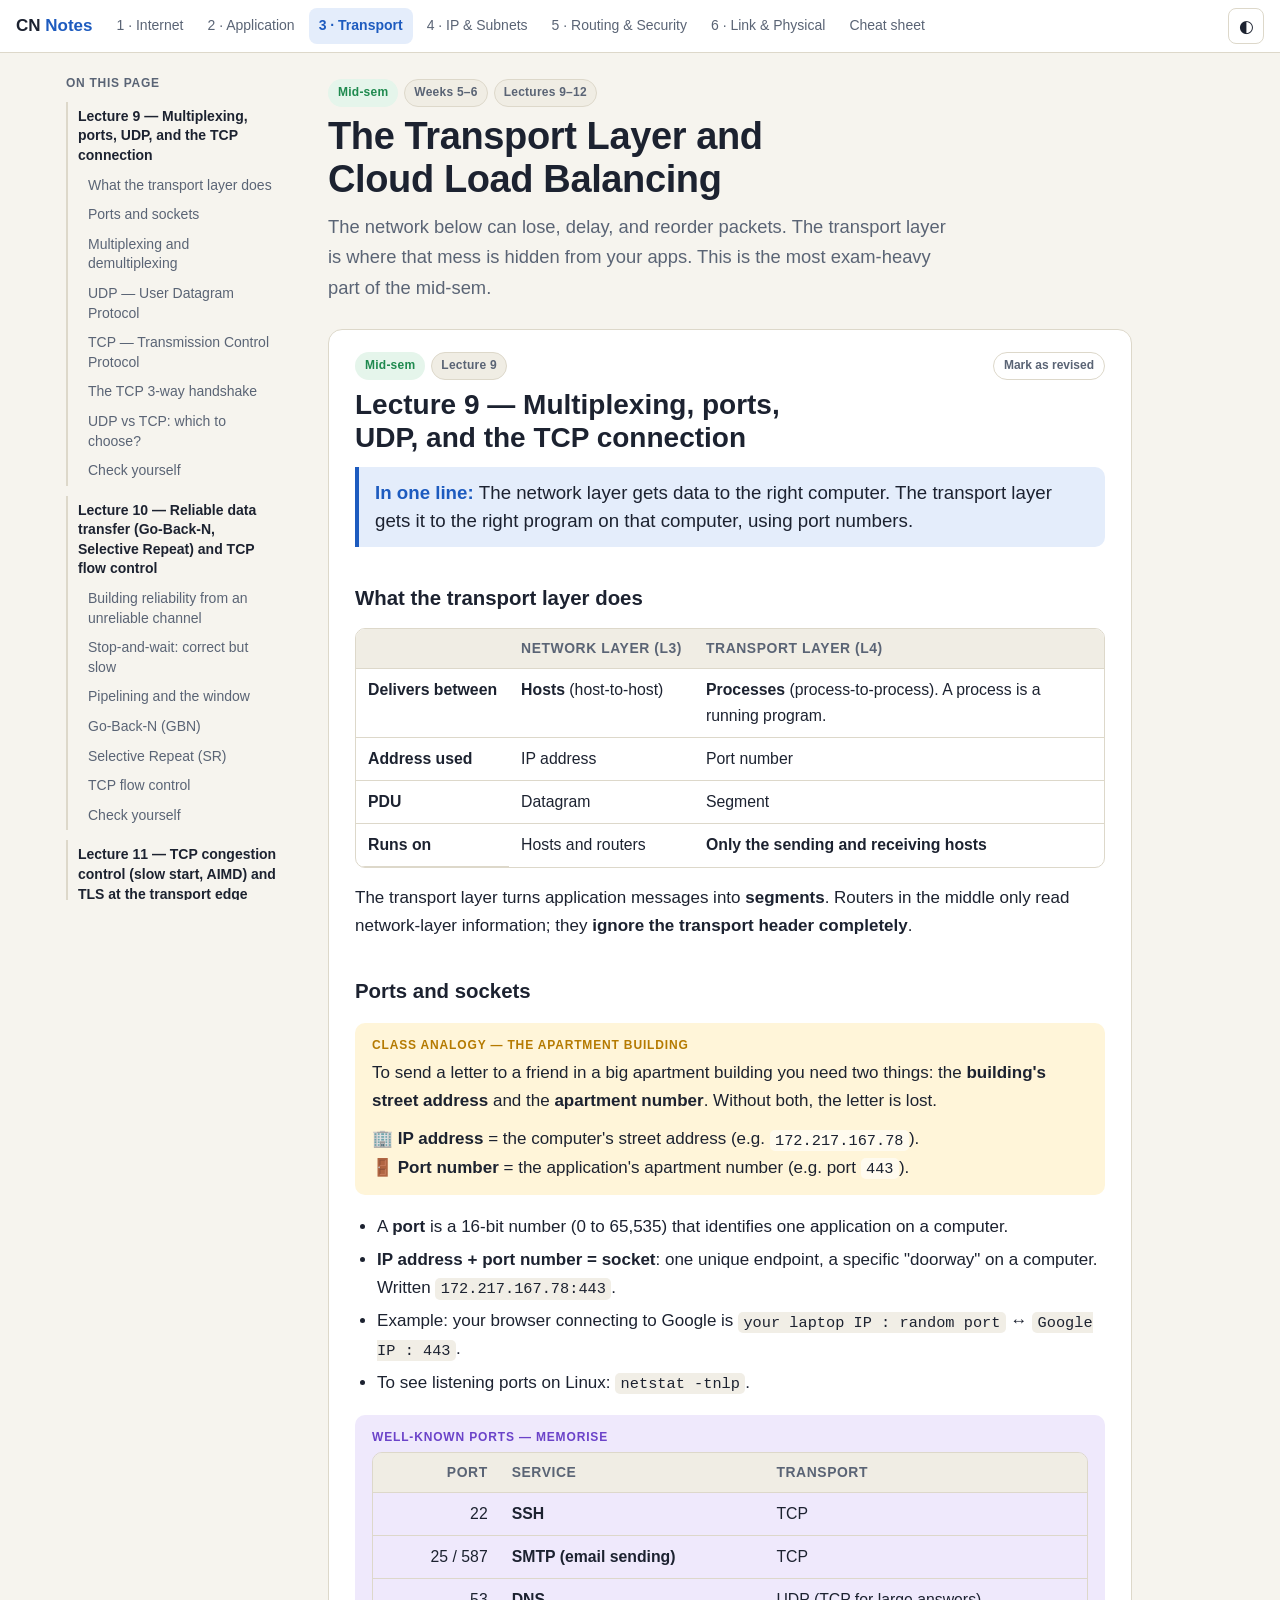
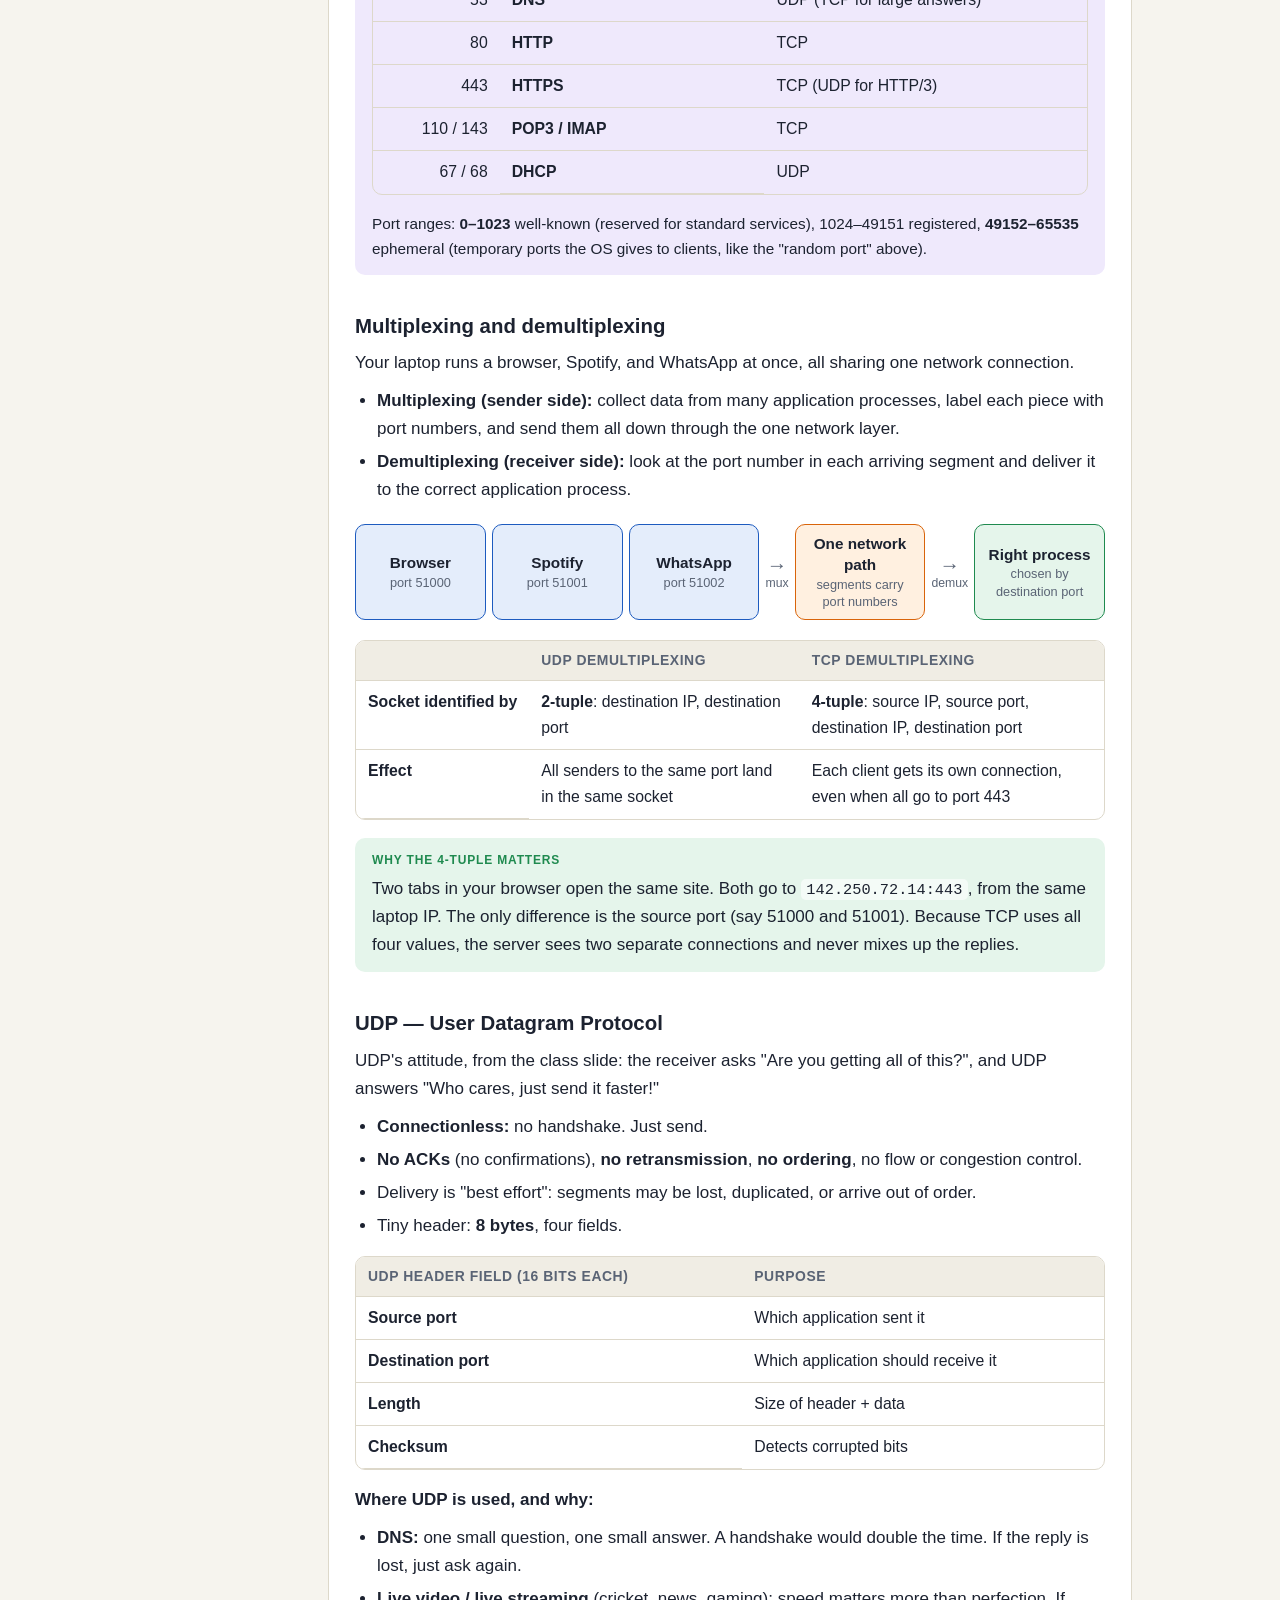
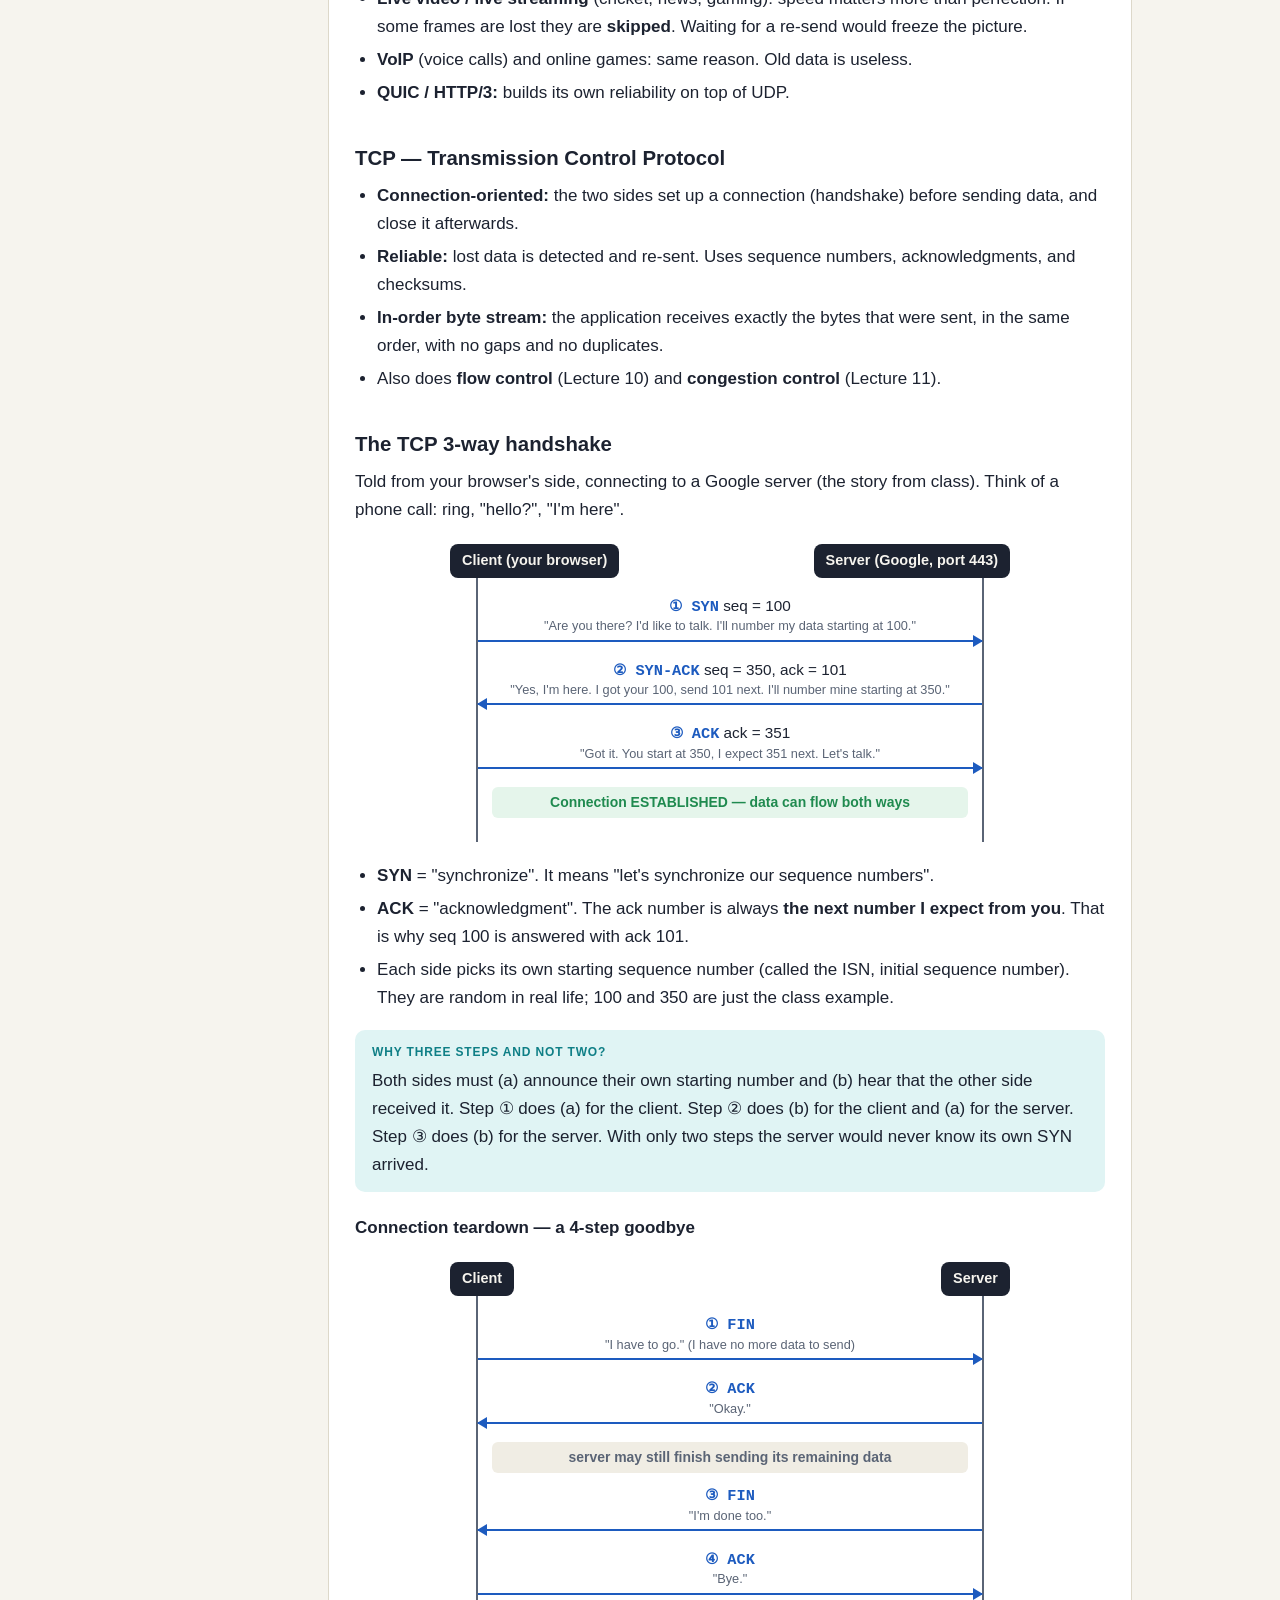
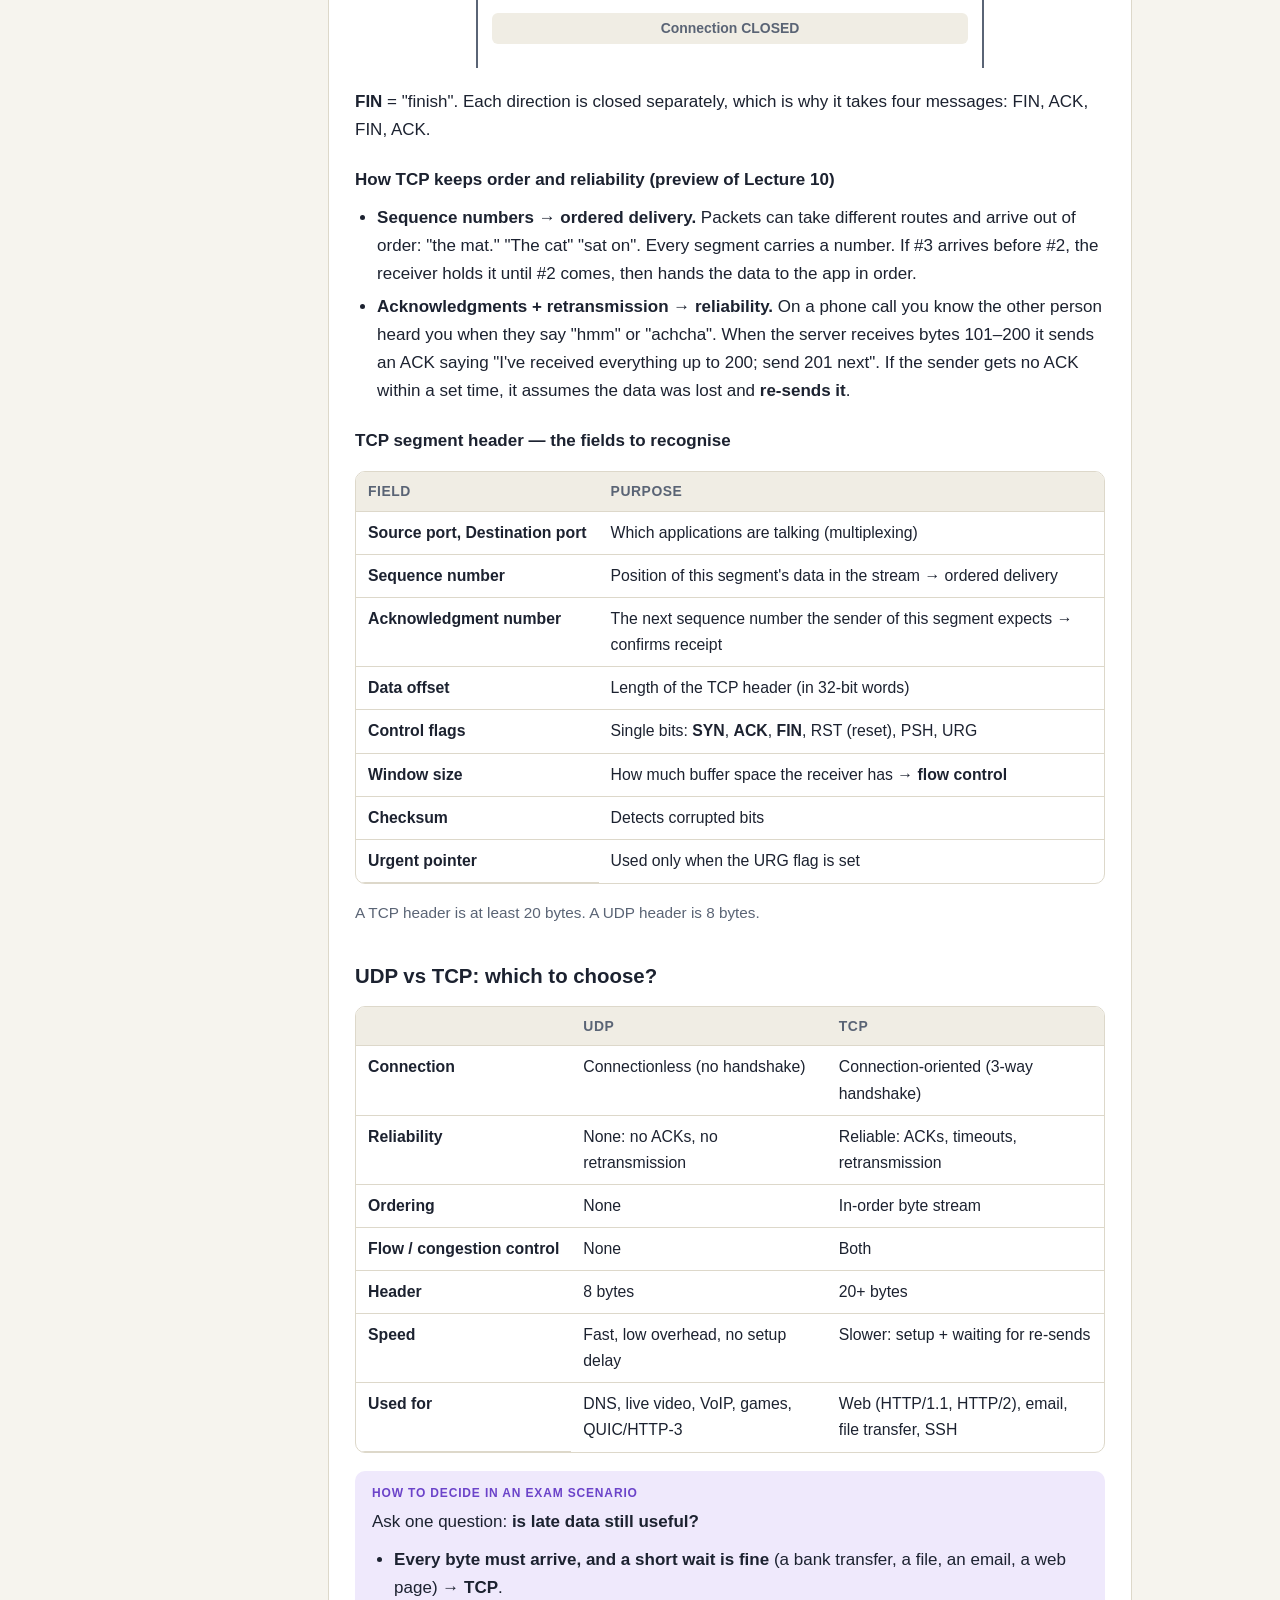
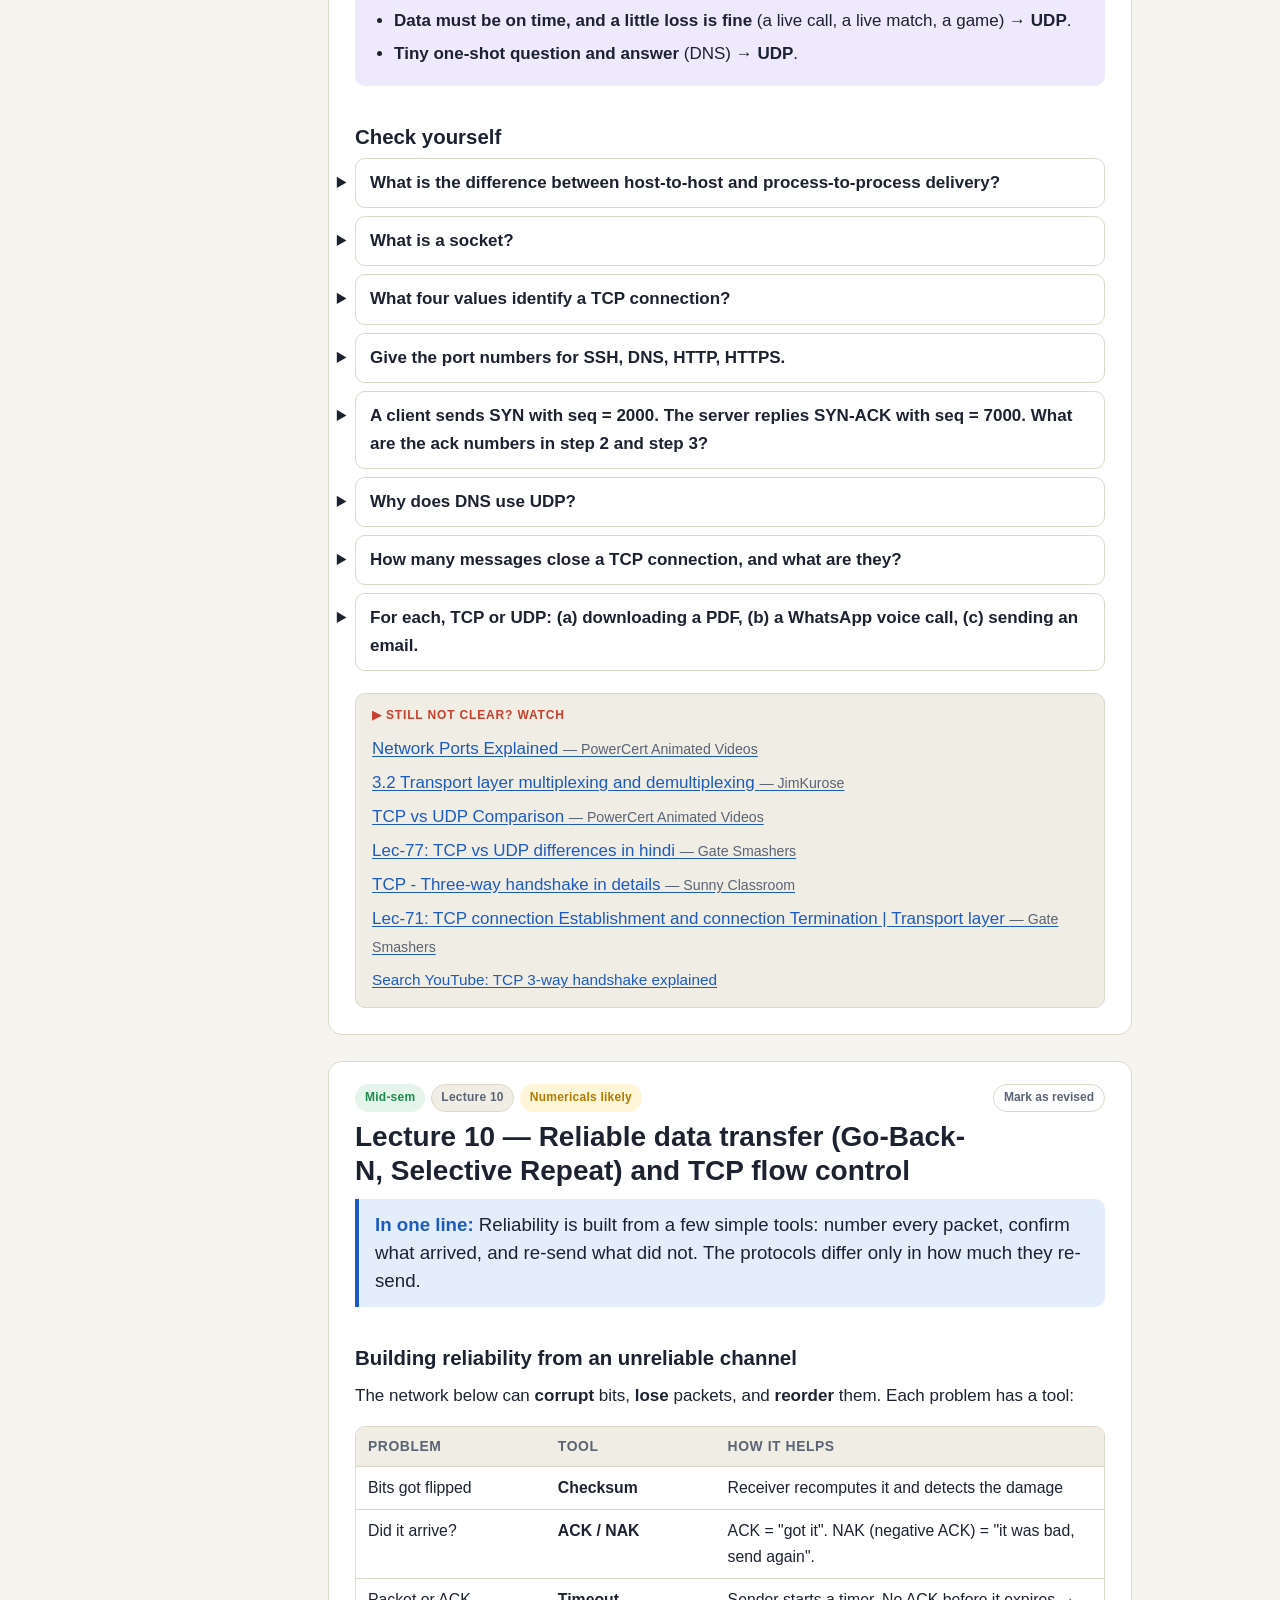
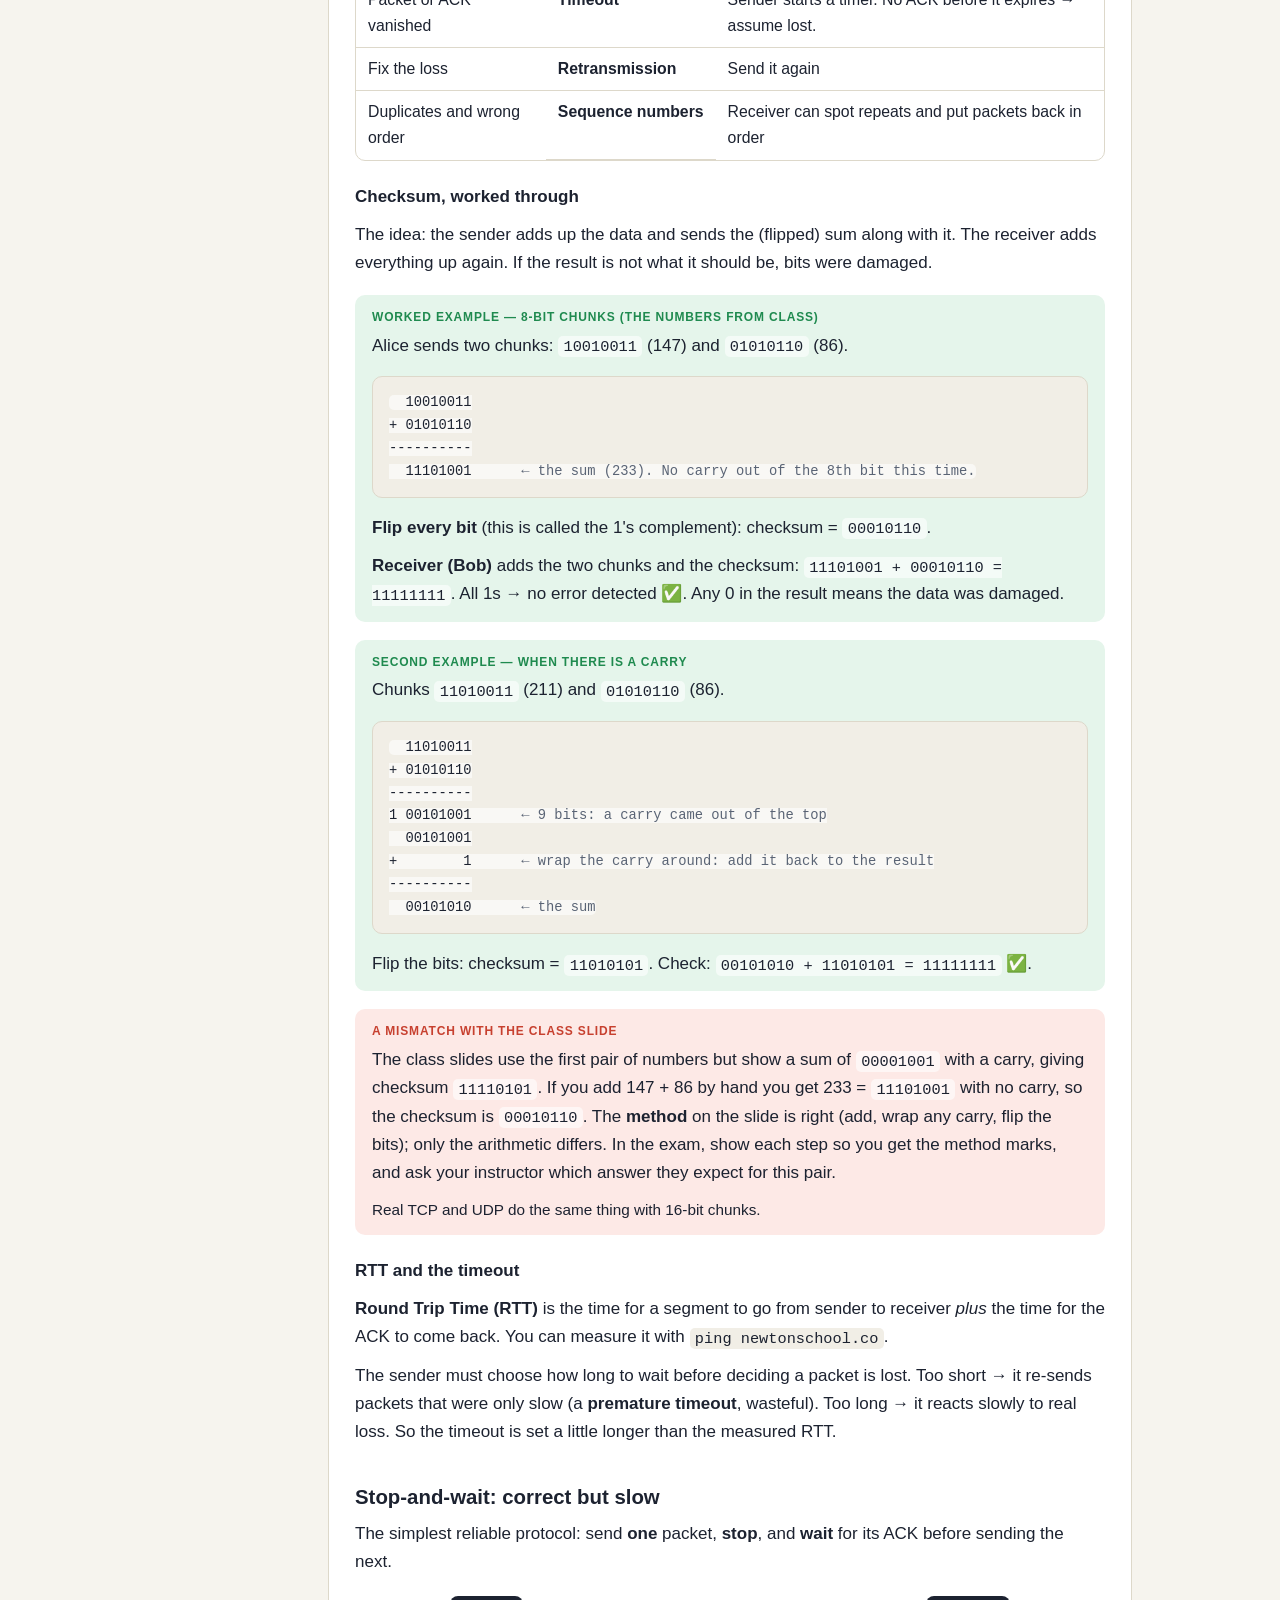
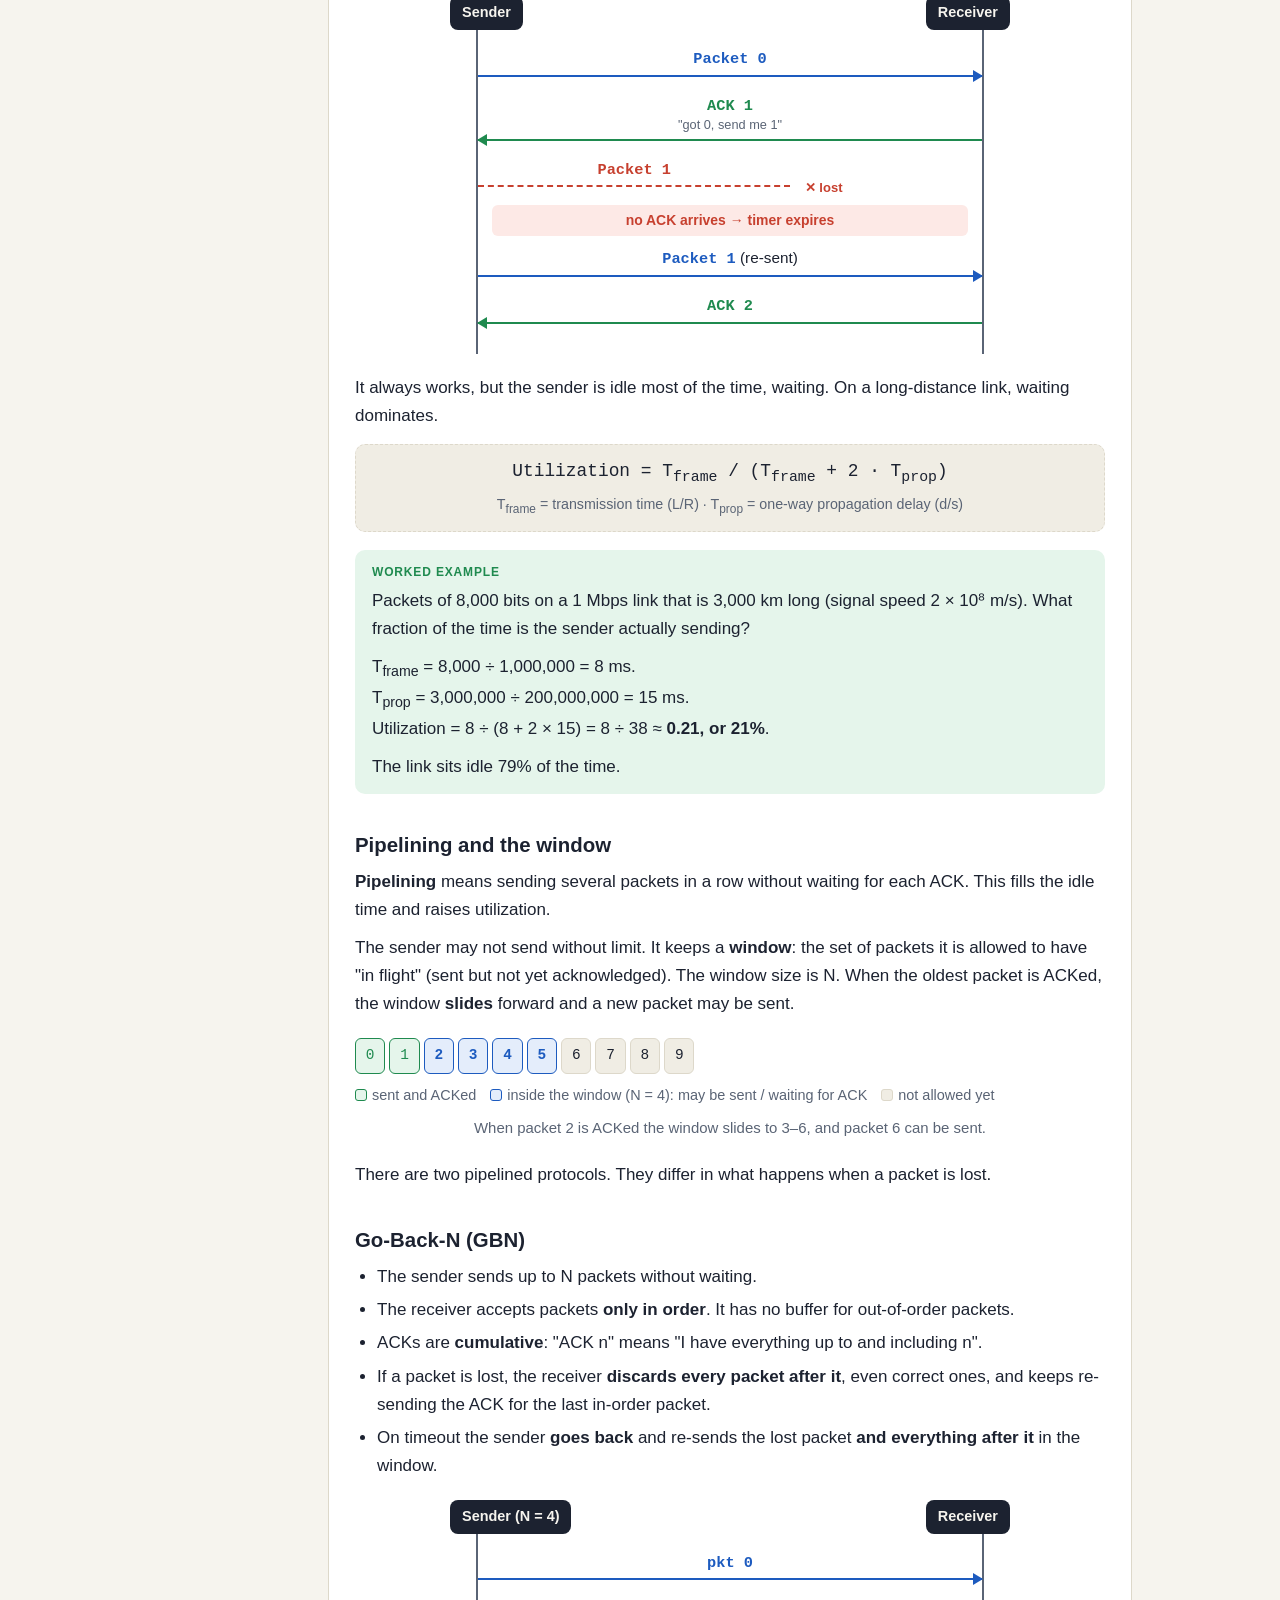
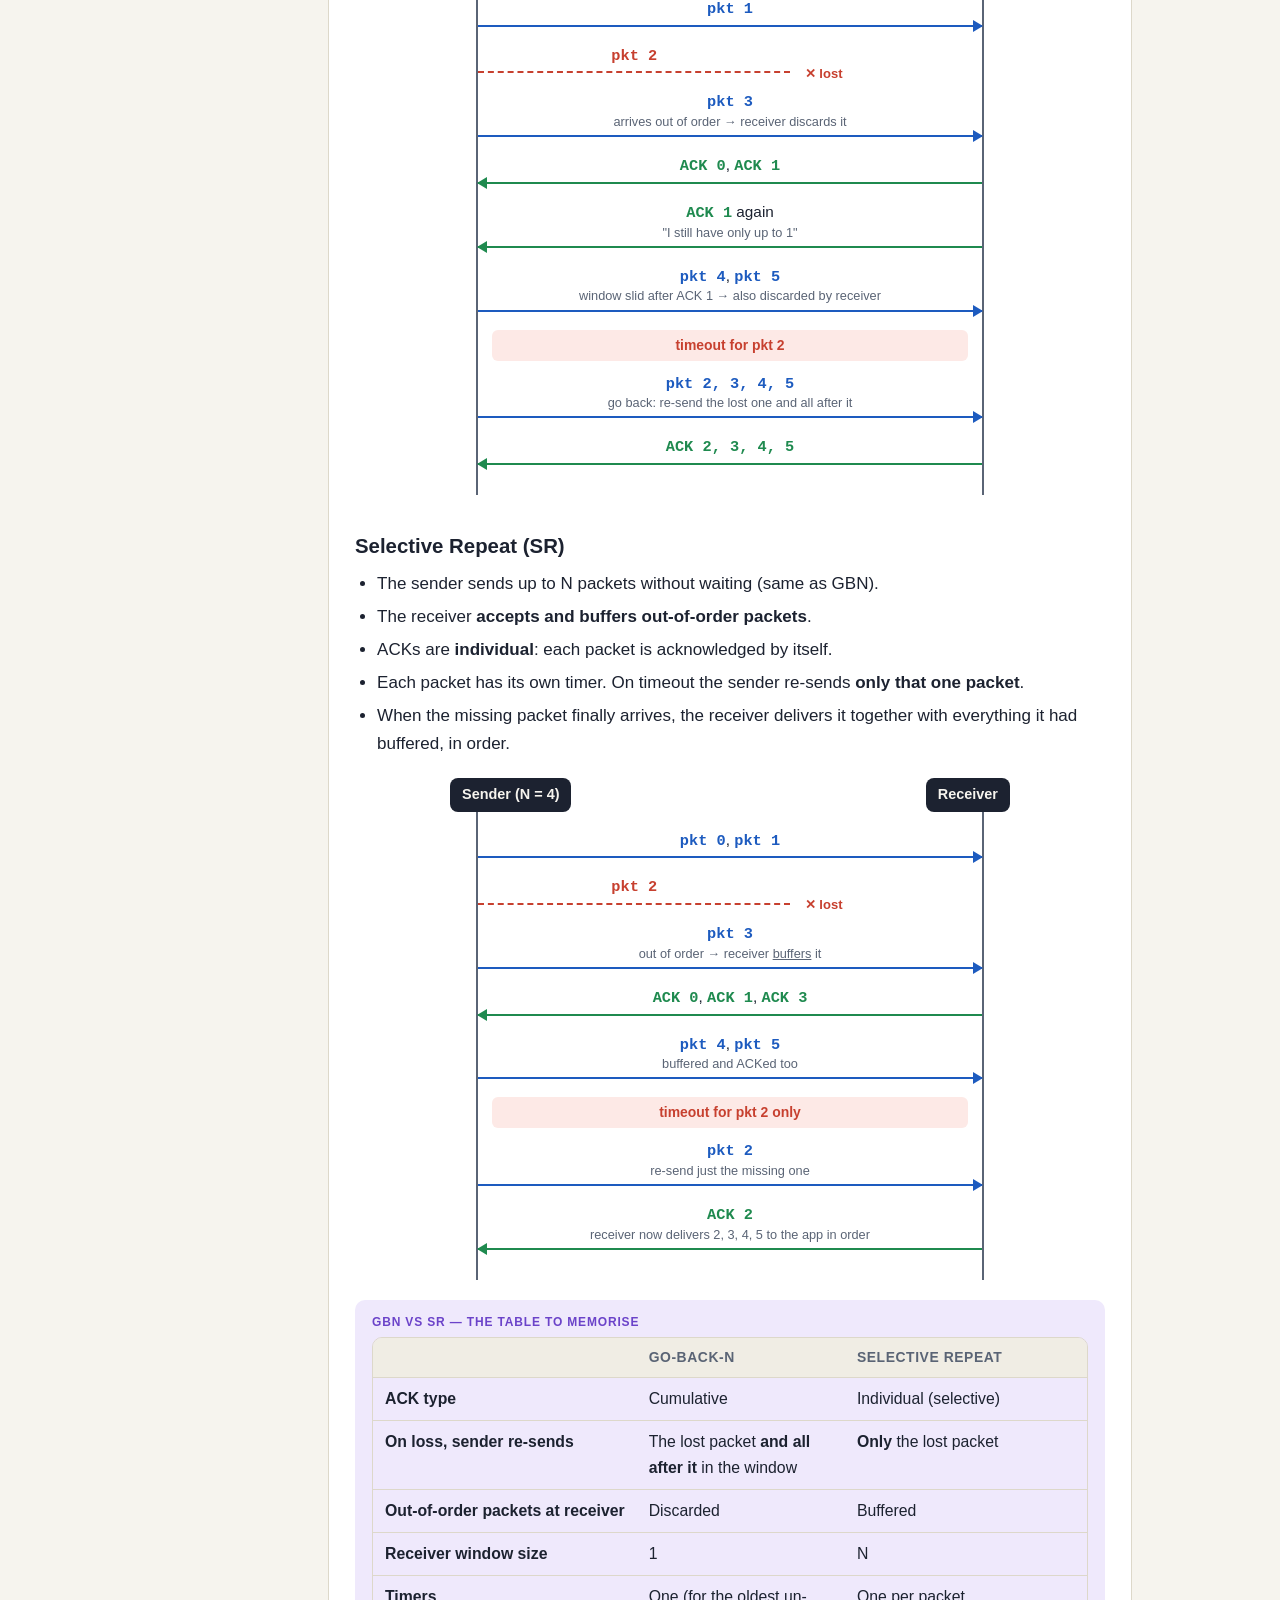
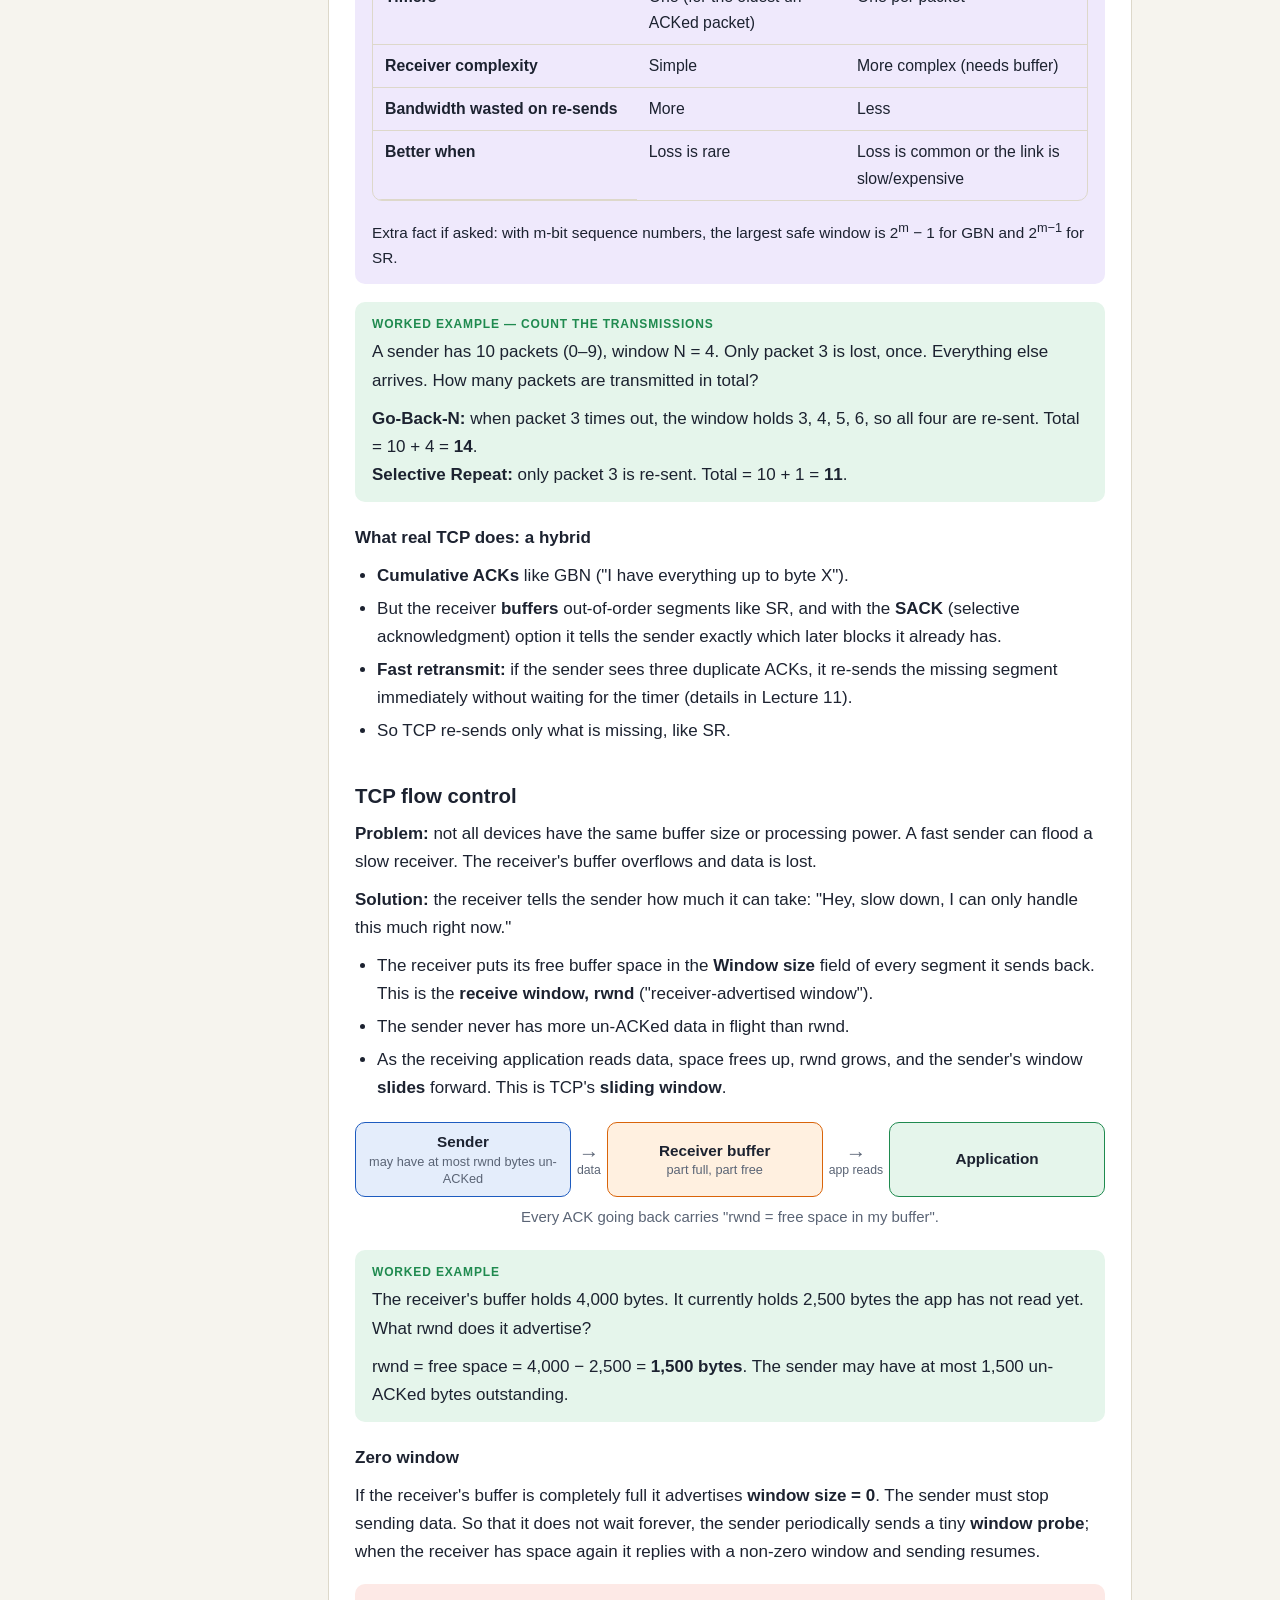
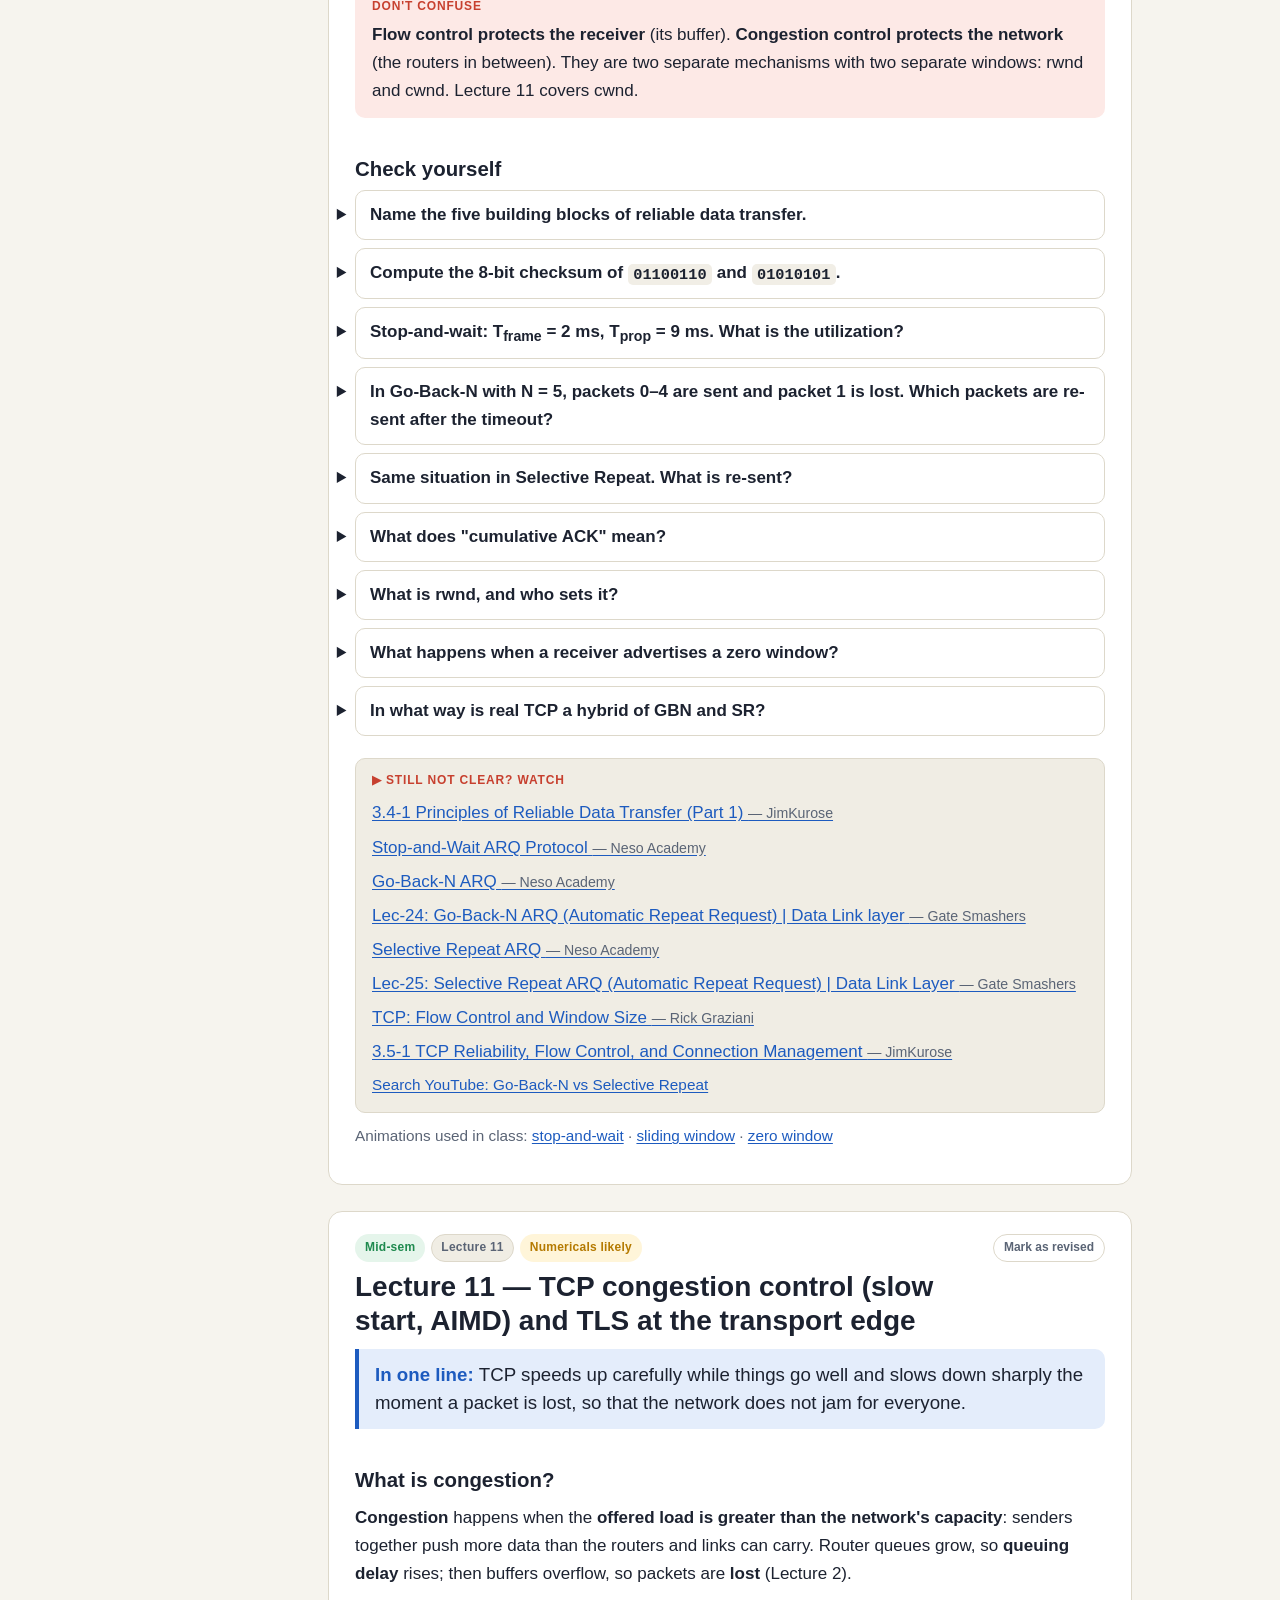
<file: 03-transport-layer.html>
<!doctype html>
<html lang="en">
<head>
<meta charset="utf-8">
<meta name="viewport" content="width=device-width, initial-scale=1">
<title>3 · The Transport Layer — CN Notes</title>
<link rel="stylesheet" href="assets/style.css">
<script>try{var t=localStorage.getItem('cn-theme');if(t)document.documentElement.dataset.theme=t}catch(e){}</script>
</head>
<body>
<header class="top">
  <a class="brand" href="index.html">CN <span>Notes</span></a>
  <nav class="pages">
    <a href="01-how-internet-works.html">1 · Internet</a>
    <a href="02-application-layer.html">2 · Application</a>
    <a href="03-transport-layer.html">3 · Transport</a>
    <a href="04-ip-addressing.html">4 · IP &amp; Subnets</a>
    <a href="05-routing-security.html">5 · Routing &amp; Security</a>
    <a href="06-link-physical-cloud.html">6 · Link &amp; Physical</a>
    <a href="cheatsheet.html">Cheat sheet</a>
  </nav>
  <button id="theme" type="button" aria-label="Switch between light and dark">◐</button>
</header>

<div class="layout">
<nav class="toc" id="toc" aria-label="On this page"></nav>
<main>

<p class="tags"><span class="tag mid">Mid-sem</span><span class="tag">Weeks 5–6</span><span class="tag">Lectures 9–12</span></p>
<h1>The Transport Layer and Cloud Load Balancing</h1>
<p class="lede">The network below can lose, delay, and reorder packets. The transport layer is where that mess is hidden from your apps. This is the most exam-heavy part of the mid-sem.</p>

<!-- ============================================================ L9 -->
<section class="lec" id="l9">
<header class="lec-head">
  <p class="tags"><span class="tag mid">Mid-sem</span><span class="tag">Lecture 9</span></p>
  <h2>Lecture 9 — Multiplexing, ports, UDP, and the TCP connection</h2>
  <p class="oneline">The network layer gets data to the right computer. The transport layer gets it to the right program on that computer, using port numbers.</p>
</header>

<h3>What the transport layer does</h3>
<div class="tw"><table>
<thead><tr><th></th><th>Network layer (L3)</th><th>Transport layer (L4)</th></tr></thead>
<tbody>
<tr><th>Delivers between</th><td><strong>Hosts</strong> (host-to-host)</td><td><strong>Processes</strong> (process-to-process). A process is a running program.</td></tr>
<tr><th>Address used</th><td>IP address</td><td>Port number</td></tr>
<tr><th>PDU</th><td>Datagram</td><td>Segment</td></tr>
<tr><th>Runs on</th><td>Hosts and routers</td><td><strong>Only the sending and receiving hosts</strong></td></tr>
</tbody></table></div>
<p>The transport layer turns application messages into <strong>segments</strong>. Routers in the middle only read network-layer information; they <strong>ignore the transport header completely</strong>.</p>

<h3 id="l9-ports">Ports and sockets</h3>
<div class="box analogy" data-t="Class analogy — the apartment building">
<p>To send a letter to a friend in a big apartment building you need two things: the <strong>building's street address</strong> and the <strong>apartment number</strong>. Without both, the letter is lost.</p>
<p>🏢 <strong>IP address</strong> = the computer's street address (e.g. <code>172.217.167.78</code>).<br>
🚪 <strong>Port number</strong> = the application's apartment number (e.g. port <code>443</code>).</p>
</div>
<ul>
<li>A <strong>port</strong> is a 16-bit number (0 to 65,535) that identifies one application on a computer.</li>
<li><strong>IP address + port number = socket</strong>: one unique endpoint, a specific "doorway" on a computer. Written <code>172.217.167.78:443</code>.</li>
<li>Example: your browser connecting to Google is <code>your laptop IP : random port</code> ↔ <code>Google IP : 443</code>.</li>
<li>To see listening ports on Linux: <code>netstat -tnlp</code>.</li>
</ul>
<div class="box exam" data-t="Well-known ports — memorise">
<div class="tw"><table>
<thead><tr><th class="num">Port</th><th>Service</th><th>Transport</th></tr></thead>
<tbody>
<tr><td class="num">22</td><th>SSH</th><td>TCP</td></tr>
<tr><td class="num">25 / 587</td><th>SMTP (email sending)</th><td>TCP</td></tr>
<tr><td class="num">53</td><th>DNS</th><td>UDP (TCP for large answers)</td></tr>
<tr><td class="num">80</td><th>HTTP</th><td>TCP</td></tr>
<tr><td class="num">443</td><th>HTTPS</th><td>TCP (UDP for HTTP/3)</td></tr>
<tr><td class="num">110 / 143</td><th>POP3 / IMAP</th><td>TCP</td></tr>
<tr><td class="num">67 / 68</td><th>DHCP</th><td>UDP</td></tr>
</tbody></table></div>
<p class="small">Port ranges: <strong>0–1023</strong> well-known (reserved for standard services), 1024–49151 registered, <strong>49152–65535</strong> ephemeral (temporary ports the OS gives to clients, like the "random port" above).</p>
</div>

<h3 id="l9-mux">Multiplexing and demultiplexing</h3>
<p>Your laptop runs a browser, Spotify, and WhatsApp at once, all sharing one network connection.</p>
<ul>
<li><strong>Multiplexing (sender side):</strong> collect data from many application processes, label each piece with port numbers, and send them all down through the one network layer.</li>
<li><strong>Demultiplexing (receiver side):</strong> look at the port number in each arriving segment and deliver it to the correct application process.</li>
</ul>
<figure>
<div class="flow">
  <div class="node a"><b>Browser</b><small>port 51000</small></div>
  <div class="node a"><b>Spotify</b><small>port 51001</small></div>
  <div class="node a"><b>WhatsApp</b><small>port 51002</small></div>
  <div class="arr">→<small>mux</small></div>
  <div class="node o"><b>One network path</b><small>segments carry port numbers</small></div>
  <div class="arr">→<small>demux</small></div>
  <div class="node g"><b>Right process</b><small>chosen by destination port</small></div>
</div>
</figure>
<div class="tw"><table>
<thead><tr><th></th><th>UDP demultiplexing</th><th>TCP demultiplexing</th></tr></thead>
<tbody>
<tr><th>Socket identified by</th><td><strong>2-tuple</strong>: destination IP, destination port</td><td><strong>4-tuple</strong>: source IP, source port, destination IP, destination port</td></tr>
<tr><th>Effect</th><td>All senders to the same port land in the same socket</td><td>Each client gets its own connection, even when all go to port 443</td></tr>
</tbody></table></div>
<div class="box example" data-t="Why the 4-tuple matters">
<p>Two tabs in your browser open the same site. Both go to <code>142.250.72.14:443</code>, from the same laptop IP. The only difference is the source port (say 51000 and 51001). Because TCP uses all four values, the server sees two separate connections and never mixes up the replies.</p>
</div>

<h3 id="l9-udp">UDP — User Datagram Protocol</h3>
<p>UDP's attitude, from the class slide: the receiver asks "Are you getting all of this?", and UDP answers "Who cares, just send it faster!"</p>
<ul>
<li><strong>Connectionless:</strong> no handshake. Just send.</li>
<li><strong>No ACKs</strong> (no confirmations), <strong>no retransmission</strong>, <strong>no ordering</strong>, no flow or congestion control.</li>
<li>Delivery is "best effort": segments may be lost, duplicated, or arrive out of order.</li>
<li>Tiny header: <strong>8 bytes</strong>, four fields.</li>
</ul>
<div class="tw"><table>
<thead><tr><th>UDP header field (16 bits each)</th><th>Purpose</th></tr></thead>
<tbody>
<tr><th>Source port</th><td>Which application sent it</td></tr>
<tr><th>Destination port</th><td>Which application should receive it</td></tr>
<tr><th>Length</th><td>Size of header + data</td></tr>
<tr><th>Checksum</th><td>Detects corrupted bits</td></tr>
</tbody></table></div>
<p><strong>Where UDP is used, and why:</strong></p>
<ul>
<li><strong>DNS:</strong> one small question, one small answer. A handshake would double the time. If the reply is lost, just ask again.</li>
<li><strong>Live video / live streaming</strong> (cricket, news, gaming): speed matters more than perfection. If some frames are lost they are <strong>skipped</strong>. Waiting for a re-send would freeze the picture.</li>
<li><strong>VoIP</strong> (voice calls) and online games: same reason. Old data is useless.</li>
<li><strong>QUIC / HTTP/3:</strong> builds its own reliability on top of UDP.</li>
</ul>

<h3 id="l9-tcp">TCP — Transmission Control Protocol</h3>
<ul>
<li><strong>Connection-oriented:</strong> the two sides set up a connection (handshake) before sending data, and close it afterwards.</li>
<li><strong>Reliable:</strong> lost data is detected and re-sent. Uses sequence numbers, acknowledgments, and checksums.</li>
<li><strong>In-order byte stream:</strong> the application receives exactly the bytes that were sent, in the same order, with no gaps and no duplicates.</li>
<li>Also does <strong>flow control</strong> (Lecture 10) and <strong>congestion control</strong> (Lecture 11).</li>
</ul>

<h3 id="l9-handshake">The TCP 3-way handshake</h3>
<p>Told from your browser's side, connecting to a Google server (the story from class). Think of a phone call: ring, "hello?", "I'm here".</p>
<div class="ladder">
  <div class="ends"><span>Client (your browser)</span><span>Server (Google, port 443)</span></div>
  <div class="lines">
    <div class="msg r"><b>① SYN</b>  seq = 100<small>"Are you there? I'd like to talk. I'll number my data starting at 100."</small></div>
    <div class="msg l"><b>② SYN-ACK</b>  seq = 350, ack = 101<small>"Yes, I'm here. I got your 100, send 101 next. I'll number mine starting at 350."</small></div>
    <div class="msg r"><b>③ ACK</b>  ack = 351<small>"Got it. You start at 350, I expect 351 next. Let's talk."</small></div>
    <div class="gap ok">Connection ESTABLISHED — data can flow both ways</div>
  </div>
</div>
<ul>
<li><strong>SYN</strong> = "synchronize". It means "let's synchronize our sequence numbers".</li>
<li><strong>ACK</strong> = "acknowledgment". The ack number is always <strong>the next number I expect from you</strong>. That is why seq 100 is answered with ack 101.</li>
<li>Each side picks its own starting sequence number (called the ISN, initial sequence number). They are random in real life; 100 and 350 are just the class example.</li>
</ul>
<div class="box note" data-t="Why three steps and not two?">
<p>Both sides must (a) announce their own starting number and (b) hear that the other side received it. Step ① does (a) for the client. Step ② does (b) for the client and (a) for the server. Step ③ does (b) for the server. With only two steps the server would never know its own SYN arrived.</p>
</div>

<h4>Connection teardown — a 4-step goodbye</h4>
<div class="ladder">
  <div class="ends"><span>Client</span><span>Server</span></div>
  <div class="lines">
    <div class="msg r"><b>① FIN</b><small>"I have to go." (I have no more data to send)</small></div>
    <div class="msg l"><b>② ACK</b><small>"Okay."</small></div>
    <div class="gap">server may still finish sending its remaining data</div>
    <div class="msg l"><b>③ FIN</b><small>"I'm done too."</small></div>
    <div class="msg r"><b>④ ACK</b><small>"Bye."</small></div>
    <div class="gap">Connection CLOSED</div>
  </div>
</div>
<p><strong>FIN</strong> = "finish". Each direction is closed separately, which is why it takes four messages: FIN, ACK, FIN, ACK.</p>

<h4>How TCP keeps order and reliability (preview of Lecture 10)</h4>
<ul>
<li><strong>Sequence numbers → ordered delivery.</strong> Packets can take different routes and arrive out of order: "the mat." "The cat" "sat on". Every segment carries a number. If #3 arrives before #2, the receiver holds it until #2 comes, then hands the data to the app in order.</li>
<li><strong>Acknowledgments + retransmission → reliability.</strong> On a phone call you know the other person heard you when they say "hmm" or "achcha". When the server receives bytes 101–200 it sends an ACK saying "I've received everything up to 200; send 201 next". If the sender gets no ACK within a set time, it assumes the data was lost and <strong>re-sends it</strong>.</li>
</ul>

<h4>TCP segment header — the fields to recognise</h4>
<div class="tw"><table>
<thead><tr><th>Field</th><th>Purpose</th></tr></thead>
<tbody>
<tr><th>Source port, Destination port</th><td>Which applications are talking (multiplexing)</td></tr>
<tr><th>Sequence number</th><td>Position of this segment's data in the stream → ordered delivery</td></tr>
<tr><th>Acknowledgment number</th><td>The next sequence number the sender of this segment expects → confirms receipt</td></tr>
<tr><th>Data offset</th><td>Length of the TCP header (in 32-bit words)</td></tr>
<tr><th>Control flags</th><td>Single bits: <strong>SYN</strong>, <strong>ACK</strong>, <strong>FIN</strong>, RST (reset), PSH, URG</td></tr>
<tr><th>Window size</th><td>How much buffer space the receiver has → <strong>flow control</strong></td></tr>
<tr><th>Checksum</th><td>Detects corrupted bits</td></tr>
<tr><th>Urgent pointer</th><td>Used only when the URG flag is set</td></tr>
</tbody></table></div>
<p class="small muted">A TCP header is at least 20 bytes. A UDP header is 8 bytes.</p>

<h3 id="l9-choose">UDP vs TCP: which to choose?</h3>
<div class="tw"><table>
<thead><tr><th></th><th>UDP</th><th>TCP</th></tr></thead>
<tbody>
<tr><th>Connection</th><td>Connectionless (no handshake)</td><td>Connection-oriented (3-way handshake)</td></tr>
<tr><th>Reliability</th><td>None: no ACKs, no retransmission</td><td>Reliable: ACKs, timeouts, retransmission</td></tr>
<tr><th>Ordering</th><td>None</td><td>In-order byte stream</td></tr>
<tr><th>Flow / congestion control</th><td>None</td><td>Both</td></tr>
<tr><th>Header</th><td>8 bytes</td><td>20+ bytes</td></tr>
<tr><th>Speed</th><td>Fast, low overhead, no setup delay</td><td>Slower: setup + waiting for re-sends</td></tr>
<tr><th>Used for</th><td>DNS, live video, VoIP, games, QUIC/HTTP-3</td><td>Web (HTTP/1.1, HTTP/2), email, file transfer, SSH</td></tr>
</tbody></table></div>
<div class="box exam" data-t="How to decide in an exam scenario">
<p>Ask one question: <strong>is late data still useful?</strong></p>
<ul>
<li><strong>Every byte must arrive, and a short wait is fine</strong> (a bank transfer, a file, an email, a web page) → <strong>TCP</strong>.</li>
<li><strong>Data must be on time, and a little loss is fine</strong> (a live call, a live match, a game) → <strong>UDP</strong>.</li>
<li><strong>Tiny one-shot question and answer</strong> (DNS) → <strong>UDP</strong>.</li>
</ul>
</div>

<div class="quiz">
<h3>Check yourself</h3>
<details><summary>What is the difference between host-to-host and process-to-process delivery?</summary><p>Host-to-host (network layer) gets data to the right computer using its IP address. Process-to-process (transport layer) gets it to the right program on that computer using a port number.</p></details>
<details><summary>What is a socket?</summary><p>An IP address combined with a port number: one unique endpoint for communication.</p></details>
<details><summary>What four values identify a TCP connection?</summary><p>Source IP, source port, destination IP, destination port (the 4-tuple).</p></details>
<details><summary>Give the port numbers for SSH, DNS, HTTP, HTTPS.</summary><p>22, 53, 80, 443.</p></details>
<details><summary>A client sends SYN with seq = 2000. The server replies SYN-ACK with seq = 7000. What are the ack numbers in step 2 and step 3?</summary><p>Step 2 (SYN-ACK): ack = 2001. Step 3 (ACK): ack = 7001. The ack is always the other side's sequence number + 1 during the handshake.</p></details>
<details><summary>Why does DNS use UDP?</summary><p>A DNS exchange is one small request and one small reply. A TCP handshake would add a round trip of delay for no benefit; if the reply is lost the client simply asks again.</p></details>
<details><summary>How many messages close a TCP connection, and what are they?</summary><p>Four: FIN, ACK, FIN, ACK.</p></details>
<details><summary>For each, TCP or UDP: (a) downloading a PDF, (b) a WhatsApp voice call, (c) sending an email.</summary><p>(a) TCP. (b) UDP. (c) TCP.</p></details>
</div>

<p class="watch" data-topics="ports-mux udp-vs-tcp tcp-handshake"><a class="search" href="https://www.youtube.com/results?search_query=TCP+3+way+handshake+explained">Search YouTube: TCP 3-way handshake explained</a></p>
</section>

<!-- ============================================================ L10 -->
<section class="lec" id="l10">
<header class="lec-head">
  <p class="tags"><span class="tag mid">Mid-sem</span><span class="tag">Lecture 10</span><span class="tag warn">Numericals likely</span></p>
  <h2>Lecture 10 — Reliable data transfer (Go-Back-N, Selective Repeat) and TCP flow control</h2>
  <p class="oneline">Reliability is built from a few simple tools: number every packet, confirm what arrived, and re-send what did not. The protocols differ only in how much they re-send.</p>
</header>

<h3 id="l10-tools">Building reliability from an unreliable channel</h3>
<p>The network below can <strong>corrupt</strong> bits, <strong>lose</strong> packets, and <strong>reorder</strong> them. Each problem has a tool:</p>
<div class="tw"><table>
<thead><tr><th>Problem</th><th>Tool</th><th>How it helps</th></tr></thead>
<tbody>
<tr><td>Bits got flipped</td><th>Checksum</th><td>Receiver recomputes it and detects the damage</td></tr>
<tr><td>Did it arrive?</td><th>ACK / NAK</th><td>ACK = "got it". NAK (negative ACK) = "it was bad, send again".</td></tr>
<tr><td>Packet or ACK vanished</td><th>Timeout</th><td>Sender starts a timer. No ACK before it expires → assume lost.</td></tr>
<tr><td>Fix the loss</td><th>Retransmission</th><td>Send it again</td></tr>
<tr><td>Duplicates and wrong order</td><th>Sequence numbers</th><td>Receiver can spot repeats and put packets back in order</td></tr>
</tbody></table></div>

<h4>Checksum, worked through</h4>
<p>The idea: the sender adds up the data and sends the (flipped) sum along with it. The receiver adds everything up again. If the result is not what it should be, bits were damaged.</p>
<div class="box example" data-t="Worked example — 8-bit chunks (the numbers from class)">
<p>Alice sends two chunks: <code>10010011</code> (147) and <code>01010110</code> (86).</p>
<pre><code>  10010011
+ 01010110
----------
  11101001      <span class="c">← the sum (233). No carry out of the 8th bit this time.</span></code></pre>
<p><strong>Flip every bit</strong> (this is called the 1's complement): checksum = <code>00010110</code>.</p>
<p><strong>Receiver (Bob)</strong> adds the two chunks and the checksum: <code>11101001 + 00010110 = 11111111</code>. All 1s → no error detected ✅. Any 0 in the result means the data was damaged.</p>
</div>
<div class="box example" data-t="Second example — when there is a carry">
<p>Chunks <code>11010011</code> (211) and <code>01010110</code> (86).</p>
<pre><code>  11010011
+ 01010110
----------
1 00101001      <span class="c">← 9 bits: a carry came out of the top</span>
  00101001
+        1      <span class="c">← wrap the carry around: add it back to the result</span>
----------
  00101010      <span class="c">← the sum</span></code></pre>
<p>Flip the bits: checksum = <code>11010101</code>. Check: <code>00101010 + 11010101 = 11111111</code> ✅.</p>
</div>
<div class="box warn" data-t="A mismatch with the class slide">
<p>The class slides use the first pair of numbers but show a sum of <code>00001001</code> with a carry, giving checksum <code>11110101</code>. If you add 147 + 86 by hand you get 233 = <code>11101001</code> with no carry, so the checksum is <code>00010110</code>. The <strong>method</strong> on the slide is right (add, wrap any carry, flip the bits); only the arithmetic differs. In the exam, show each step so you get the method marks, and ask your instructor which answer they expect for this pair.</p>
<p class="small">Real TCP and UDP do the same thing with 16-bit chunks.</p>
</div>

<h4>RTT and the timeout</h4>
<p><strong>Round Trip Time (RTT)</strong> is the time for a segment to go from sender to receiver <em>plus</em> the time for the ACK to come back. You can measure it with <code>ping newtonschool.co</code>.</p>
<p>The sender must choose how long to wait before deciding a packet is lost. Too short → it re-sends packets that were only slow (a <strong>premature timeout</strong>, wasteful). Too long → it reacts slowly to real loss. So the timeout is set a little longer than the measured RTT.</p>

<h3 id="l10-sw">Stop-and-wait: correct but slow</h3>
<p>The simplest reliable protocol: send <strong>one</strong> packet, <strong>stop</strong>, and <strong>wait</strong> for its ACK before sending the next.</p>
<div class="ladder">
  <div class="ends"><span>Sender</span><span>Receiver</span></div>
  <div class="lines">
    <div class="msg r"><b>Packet 0</b></div>
    <div class="msg l g"><b>ACK 1</b><small>"got 0, send me 1"</small></div>
    <div class="msg r lost"><b>Packet 1</b></div>
    <div class="gap bad">no ACK arrives → timer expires</div>
    <div class="msg r"><b>Packet 1</b> (re-sent)</div>
    <div class="msg l g"><b>ACK 2</b></div>
  </div>
</div>
<p>It always works, but the sender is idle most of the time, waiting. On a long-distance link, waiting dominates.</p>
<div class="formula">Utilization = T<sub>frame</sub> / (T<sub>frame</sub> + 2 · T<sub>prop</sub>)<small>T<sub>frame</sub> = transmission time (L/R) · T<sub>prop</sub> = one-way propagation delay (d/s)</small></div>
<div class="box example" data-t="Worked example">
<p>Packets of 8,000 bits on a 1 Mbps link that is 3,000 km long (signal speed 2 × 10⁸ m/s). What fraction of the time is the sender actually sending?</p>
<p>T<sub>frame</sub> = 8,000 ÷ 1,000,000 = 8 ms.<br>
T<sub>prop</sub> = 3,000,000 ÷ 200,000,000 = 15 ms.<br>
Utilization = 8 ÷ (8 + 2 × 15) = 8 ÷ 38 ≈ <strong>0.21, or 21%</strong>.</p>
<p>The link sits idle 79% of the time.</p>
</div>

<h3 id="l10-pipe">Pipelining and the window</h3>
<p><strong>Pipelining</strong> means sending several packets in a row without waiting for each ACK. This fills the idle time and raises utilization.</p>
<p>The sender may not send without limit. It keeps a <strong>window</strong>: the set of packets it is allowed to have "in flight" (sent but not yet acknowledged). The window size is N. When the oldest packet is ACKed, the window <strong>slides</strong> forward and a new packet may be sent.</p>
<figure>
<div class="cells"><span class="ok">0</span><span class="ok">1</span><span class="win">2</span><span class="win">3</span><span class="win">4</span><span class="win">5</span><span>6</span><span>7</span><span>8</span><span>9</span></div>
<div class="key"><span><i style="background:var(--green-bg);border:1px solid var(--green)"></i>sent and ACKed</span><span><i style="background:var(--accent-soft);border:1px solid var(--accent)"></i>inside the window (N = 4): may be sent / waiting for ACK</span><span><i style="background:var(--surface-2);border:1px solid var(--line)"></i>not allowed yet</span></div>
<figcaption>When packet 2 is ACKed the window slides to 3–6, and packet 6 can be sent.</figcaption>
</figure>
<p>There are two pipelined protocols. They differ in what happens when a packet is lost.</p>

<h3 id="l10-gbn">Go-Back-N (GBN)</h3>
<ul>
<li>The sender sends up to N packets without waiting.</li>
<li>The receiver accepts packets <strong>only in order</strong>. It has no buffer for out-of-order packets.</li>
<li>ACKs are <strong>cumulative</strong>: "ACK n" means "I have everything up to and including n".</li>
<li>If a packet is lost, the receiver <strong>discards every packet after it</strong>, even correct ones, and keeps re-sending the ACK for the last in-order packet.</li>
<li>On timeout the sender <strong>goes back</strong> and re-sends the lost packet <strong>and everything after it</strong> in the window.</li>
</ul>
<div class="ladder">
  <div class="ends"><span>Sender (N = 4)</span><span>Receiver</span></div>
  <div class="lines">
    <div class="msg r"><b>pkt 0</b></div>
    <div class="msg r"><b>pkt 1</b></div>
    <div class="msg r lost"><b>pkt 2</b></div>
    <div class="msg r"><b>pkt 3</b><small>arrives out of order → receiver discards it</small></div>
    <div class="msg l g"><b>ACK 0</b>, <b>ACK 1</b></div>
    <div class="msg l g"><b>ACK 1</b> again<small>"I still have only up to 1"</small></div>
    <div class="msg r"><b>pkt 4</b>, <b>pkt 5</b><small>window slid after ACK 1 → also discarded by receiver</small></div>
    <div class="gap bad">timeout for pkt 2</div>
    <div class="msg r"><b>pkt 2, 3, 4, 5</b><small>go back: re-send the lost one and all after it</small></div>
    <div class="msg l g"><b>ACK 2, 3, 4, 5</b></div>
  </div>
</div>

<h3 id="l10-sr">Selective Repeat (SR)</h3>
<ul>
<li>The sender sends up to N packets without waiting (same as GBN).</li>
<li>The receiver <strong>accepts and buffers out-of-order packets</strong>.</li>
<li>ACKs are <strong>individual</strong>: each packet is acknowledged by itself.</li>
<li>Each packet has its own timer. On timeout the sender re-sends <strong>only that one packet</strong>.</li>
<li>When the missing packet finally arrives, the receiver delivers it together with everything it had buffered, in order.</li>
</ul>
<div class="ladder">
  <div class="ends"><span>Sender (N = 4)</span><span>Receiver</span></div>
  <div class="lines">
    <div class="msg r"><b>pkt 0</b>, <b>pkt 1</b></div>
    <div class="msg r lost"><b>pkt 2</b></div>
    <div class="msg r"><b>pkt 3</b><small>out of order → receiver <u>buffers</u> it</small></div>
    <div class="msg l g"><b>ACK 0</b>, <b>ACK 1</b>, <b>ACK 3</b></div>
    <div class="msg r"><b>pkt 4</b>, <b>pkt 5</b><small>buffered and ACKed too</small></div>
    <div class="gap bad">timeout for pkt 2 only</div>
    <div class="msg r"><b>pkt 2</b><small>re-send just the missing one</small></div>
    <div class="msg l g"><b>ACK 2</b><small>receiver now delivers 2, 3, 4, 5 to the app in order</small></div>
  </div>
</div>

<div class="box exam" data-t="GBN vs SR — the table to memorise">
<div class="tw"><table>
<thead><tr><th></th><th>Go-Back-N</th><th>Selective Repeat</th></tr></thead>
<tbody>
<tr><th>ACK type</th><td>Cumulative</td><td>Individual (selective)</td></tr>
<tr><th>On loss, sender re-sends</th><td>The lost packet <strong>and all after it</strong> in the window</td><td><strong>Only</strong> the lost packet</td></tr>
<tr><th>Out-of-order packets at receiver</th><td>Discarded</td><td>Buffered</td></tr>
<tr><th>Receiver window size</th><td>1</td><td>N</td></tr>
<tr><th>Timers</th><td>One (for the oldest un-ACKed packet)</td><td>One per packet</td></tr>
<tr><th>Receiver complexity</th><td>Simple</td><td>More complex (needs buffer)</td></tr>
<tr><th>Bandwidth wasted on re-sends</th><td>More</td><td>Less</td></tr>
<tr><th>Better when</th><td>Loss is rare</td><td>Loss is common or the link is slow/expensive</td></tr>
</tbody></table></div>
<p class="small">Extra fact if asked: with m-bit sequence numbers, the largest safe window is 2<sup>m</sup> − 1 for GBN and 2<sup>m−1</sup> for SR.</p>
</div>
<div class="box example" data-t="Worked example — count the transmissions">
<p>A sender has 10 packets (0–9), window N = 4. Only packet 3 is lost, once. Everything else arrives. How many packets are transmitted in total?</p>
<p><strong>Go-Back-N:</strong> when packet 3 times out, the window holds 3, 4, 5, 6, so all four are re-sent. Total = 10 + 4 = <strong>14</strong>.<br>
<strong>Selective Repeat:</strong> only packet 3 is re-sent. Total = 10 + 1 = <strong>11</strong>.</p>
</div>

<h4>What real TCP does: a hybrid</h4>
<ul>
<li><strong>Cumulative ACKs</strong> like GBN ("I have everything up to byte X").</li>
<li>But the receiver <strong>buffers</strong> out-of-order segments like SR, and with the <strong>SACK</strong> (selective acknowledgment) option it tells the sender exactly which later blocks it already has.</li>
<li><strong>Fast retransmit:</strong> if the sender sees three duplicate ACKs, it re-sends the missing segment immediately without waiting for the timer (details in Lecture 11).</li>
<li>So TCP re-sends only what is missing, like SR.</li>
</ul>

<h3 id="l10-flow">TCP flow control</h3>
<p><strong>Problem:</strong> not all devices have the same buffer size or processing power. A fast sender can flood a slow receiver. The receiver's buffer overflows and data is lost.</p>
<p><strong>Solution:</strong> the receiver tells the sender how much it can take: "Hey, slow down, I can only handle this much right now."</p>
<ul>
<li>The receiver puts its free buffer space in the <strong>Window size</strong> field of every segment it sends back. This is the <strong>receive window, rwnd</strong> ("receiver-advertised window").</li>
<li>The sender never has more un-ACKed data in flight than rwnd.</li>
<li>As the receiving application reads data, space frees up, rwnd grows, and the sender's window <strong>slides</strong> forward. This is TCP's <strong>sliding window</strong>.</li>
</ul>
<figure>
<div class="flow">
  <div class="node a"><b>Sender</b><small>may have at most rwnd bytes un-ACKed</small></div>
  <div class="arr">→<small>data</small></div>
  <div class="node o"><b>Receiver buffer</b><small>part full, part free</small></div>
  <div class="arr">→<small>app reads</small></div>
  <div class="node g"><b>Application</b></div>
</div>
<figcaption>Every ACK going back carries "rwnd = free space in my buffer".</figcaption>
</figure>
<div class="box example" data-t="Worked example">
<p>The receiver's buffer holds 4,000 bytes. It currently holds 2,500 bytes the app has not read yet. What rwnd does it advertise?</p>
<p>rwnd = free space = 4,000 − 2,500 = <strong>1,500 bytes</strong>. The sender may have at most 1,500 un-ACKed bytes outstanding.</p>
</div>
<h4>Zero window</h4>
<p>If the receiver's buffer is completely full it advertises <strong>window size = 0</strong>. The sender must stop sending data. So that it does not wait forever, the sender periodically sends a tiny <strong>window probe</strong>; when the receiver has space again it replies with a non-zero window and sending resumes.</p>
<div class="box warn" data-t="Don't confuse">
<p><strong>Flow control protects the receiver</strong> (its buffer). <strong>Congestion control protects the network</strong> (the routers in between). They are two separate mechanisms with two separate windows: rwnd and cwnd. Lecture 11 covers cwnd.</p>
</div>

<div class="quiz">
<h3>Check yourself</h3>
<details><summary>Name the five building blocks of reliable data transfer.</summary><p>Checksums, acknowledgments (ACK/NAK), timeouts, retransmission, sequence numbers.</p></details>
<details><summary>Compute the 8-bit checksum of <code>01100110</code> and <code>01010101</code>.</summary><p>Sum = <code>10111011</code> (102 + 85 = 187, no carry). Flip the bits: <code>01000100</code>.</p></details>
<details><summary>Stop-and-wait: T<sub>frame</sub> = 2 ms, T<sub>prop</sub> = 9 ms. What is the utilization?</summary><p>2 ÷ (2 + 18) = 0.1 = 10%.</p></details>
<details><summary>In Go-Back-N with N = 5, packets 0–4 are sent and packet 1 is lost. Which packets are re-sent after the timeout?</summary><p>1, 2, 3, 4 (the lost one and everything after it that was sent). The receiver had discarded 2, 3, 4 because they were out of order.</p></details>
<details><summary>Same situation in Selective Repeat. What is re-sent?</summary><p>Only packet 1. The receiver buffered 2, 3, 4 and ACKed each of them.</p></details>
<details><summary>What does "cumulative ACK" mean?</summary><p>One ACK confirms everything up to a point. "ACK 7" means all packets up to 7 have arrived.</p></details>
<details><summary>What is rwnd, and who sets it?</summary><p>The receive window: the free space in the receiver's buffer. The receiver sets it and advertises it in the Window field of the TCP header.</p></details>
<details><summary>What happens when a receiver advertises a zero window?</summary><p>The sender stops sending data and sends small window probes from time to time until the receiver advertises a non-zero window.</p></details>
<details><summary>In what way is real TCP a hybrid of GBN and SR?</summary><p>It uses cumulative ACKs (GBN-like) but buffers out-of-order segments and can use SACK and fast retransmit to re-send only the missing segment (SR-like).</p></details>
</div>

<p class="watch" data-topics="stop-and-wait go-back-n selective-repeat flow-control"><a class="search" href="https://www.youtube.com/results?search_query=go+back+n+vs+selective+repeat+explained">Search YouTube: Go-Back-N vs Selective Repeat</a></p>
<p class="small muted">Animations used in class: <a href="https://nstclassdemo2025.pages.dev/stop-and-wait">stop-and-wait</a> · <a href="https://nstclassdemo2025.pages.dev/sliding-window">sliding window</a> · <a href="https://nstclassdemo2025.pages.dev/zero-window">zero window</a></p>
</section>

<!-- ============================================================ L11 -->
<section class="lec" id="l11">
<header class="lec-head">
  <p class="tags"><span class="tag mid">Mid-sem</span><span class="tag">Lecture 11</span><span class="tag warn">Numericals likely</span></p>
  <h2>Lecture 11 — TCP congestion control (slow start, AIMD) and TLS at the transport edge</h2>
  <p class="oneline">TCP speeds up carefully while things go well and slows down sharply the moment a packet is lost, so that the network does not jam for everyone.</p>
</header>

<h3>What is congestion?</h3>
<p><strong>Congestion</strong> happens when the <strong>offered load is greater than the network's capacity</strong>: senders together push more data than the routers and links can carry. Router queues grow, so <strong>queuing delay</strong> rises; then buffers overflow, so packets are <strong>lost</strong> (Lecture 2).</p>
<div class="box analogy" data-t="Class analogy — the traffic jam and the polite driver">
<p>Flow control helps one slow receiver ("only Mater wants to move slowly"). Congestion is a traffic jam: the road itself is full, so <strong>all</strong> senders have to slow down.</p>
<p>TCP is a <strong>polite driver</strong>. Its mission: get your data there as fast as possible, but without causing a traffic jam for everyone else.</p>
</div>

<h3 id="l11-cwnd">The congestion window (cwnd)</h3>
<ul>
<li><strong>cwnd</strong> is a limit kept by the <strong>sender</strong> on how much data it may have in flight (sent but not yet ACKed).</li>
<li>Nobody tells the sender this number. It <strong>guesses</strong> the network's capacity and adjusts the guess from what it observes: ACKs arriving = good, loss = too fast.</li>
<li>It is measured in <strong>MSS</strong> (Maximum Segment Size): the largest amount of data, in bytes, that fits in one TCP segment. "cwnd = 4" means four full segments.</li>
<li>For a new connection, most operating systems today start with cwnd = 10 MSS. Textbook and exam examples start at <strong>1 MSS</strong>.</li>
</ul>
<div class="tw"><table>
<thead><tr><th></th><th>rwnd (receive window)</th><th>cwnd (congestion window)</th></tr></thead>
<tbody>
<tr><th>Protects</th><td>The <strong>receiver</strong></td><td>The <strong>network</strong></td></tr>
<tr><th>Set by</th><td>The receiver, sent in the TCP header</td><td>The sender, computed by itself</td></tr>
<tr><th>Based on</th><td>Free buffer space at the receiver</td><td>Loss and ACKs observed</td></tr>
<tr><th>Mechanism</th><td>Flow control</td><td>Congestion control</td></tr>
</tbody></table></div>
<div class="formula">amount in flight ≤ min(cwnd, rwnd)   →   sender rate ≈ min(cwnd, rwnd) / RTT</div>
<div class="box example" data-t="Worked example">
<p>cwnd = 20 MSS, rwnd = 12 MSS, MSS = 1,000 bytes, RTT = 100 ms. What is the approximate sending rate?</p>
<p>Window = min(20, 12) = 12 MSS = 12,000 bytes = 96,000 bits. One window is sent per RTT: 96,000 bits ÷ 0.1 s = <strong>960,000 bps ≈ 0.96 Mbps</strong>. Here the receiver is the limit, not the network.</p>
</div>

<h3 id="l11-ss">Phase 1: slow start</h3>
<p>The name is misleading. It <em>starts</em> slow but <strong>grows exponentially</strong>.</p>
<ul>
<li>Begin with a small cwnd (1 MSS in examples).</li>
<li>Every RTT in which the packets are ACKed, <strong>double</strong> cwnd: 1 → 2 → 4 → 8 → 16 …</li>
<li>From class: send one car on the road; if it gets through, send two; then four.</li>
<li>Purpose: find the usable capacity quickly without knowing it in advance.</li>
</ul>
<p>Slow start ends when one of two things happens:</p>
<ol>
<li>cwnd reaches the <strong>slow start threshold (ssthresh)</strong> → switch to congestion avoidance.</li>
<li>A <strong>packet loss</strong> occurs (timeout or three duplicate ACKs).</li>
</ol>
<div class="formula">on loss: ssthresh = cwnd / 2<small>half of the congestion window at the moment congestion was detected</small></div>

<h3 id="l11-ca">Phase 2: congestion avoidance</h3>
<p>Past ssthresh, TCP is near the capacity it found last time, so it becomes careful. Instead of doubling, it adds just <strong>1 MSS per RTT</strong>: 16 → 17 → 18 → 19 … This is a gentle, <strong>linear</strong> increase.</p>

<h3 id="l11-aimd">AIMD: Additive Increase, Multiplicative Decrease</h3>
<div class="tw"><table>
<thead><tr><th>Part</th><th>Rule</th><th>When</th></tr></thead>
<tbody>
<tr><th>Additive Increase</th><td>cwnd = cwnd <strong>+ 1 MSS</strong> per RTT</td><td>Every RTT with no loss (probing for more bandwidth)</td></tr>
<tr><th>Multiplicative Decrease</th><td>cwnd = cwnd <strong>× ½</strong></td><td>When loss is detected by three duplicate ACKs</td></tr>
</tbody></table></div>
<p>Increase slowly, decrease fast. Plotted over time, cwnd climbs in a straight line, drops by half, climbs again: the classic <strong>sawtooth</strong>.</p>
<p><strong>Why AIMD gives fairness:</strong> when two connections share a bottleneck and both lose a packet, both halve. The one with the larger window gives up more. Both then add the same +1 per RTT. Repeat this and their windows move closer and closer until they share the link about equally.</p>

<figure>
<div class="svgw"><svg viewBox="0 0 660 300" role="img" aria-label="Graph of the congestion window over time showing slow start, congestion avoidance, a triple duplicate ACK and a timeout">
  <g class="grid"><path d="M50 200H630M50 160H630M50 120H630M50 80H630M50 40H630"/></g>
  <path class="ax" d="M50 20V240H635"/>
  <g class="tm" text-anchor="end"><text x="44" y="244">0</text><text x="44" y="204">4</text><text x="44" y="164">8</text><text x="44" y="124">12</text><text x="44" y="84">16</text><text x="44" y="44">20</text></g>
  <text class="tm" x="14" y="130" transform="rotate(-90 14 130)" text-anchor="middle">cwnd (MSS)</text>
  <text class="tm" x="340" y="262" text-anchor="middle">time (one step = 1 RTT)</text>
  <path class="dash" d="M50 80H274M302 140H414M442 170H630"/>
  <text class="to" x="56" y="74">ssthresh = 16</text><text class="to" x="330" y="156">ssthresh = 10</text><text class="to" x="560" y="186">ssthresh = 7</text>
  <path class="ln" d="M50 230L78 220L106 200L134 160L162 80L190 70L218 60L246 50L274 40L302 140L330 130L358 120L386 110L414 100L442 230L470 220L498 200L526 170L554 160L582 150L610 140"/>
  <g class="pt"><circle cx="50" cy="230" r="3"/><circle cx="78" cy="220" r="3"/><circle cx="106" cy="200" r="3"/><circle cx="134" cy="160" r="3"/><circle cx="162" cy="80" r="3"/><circle cx="190" cy="70" r="3"/><circle cx="218" cy="60" r="3"/><circle cx="246" cy="50" r="3"/><circle cx="302" cy="140" r="3"/><circle cx="330" cy="130" r="3"/><circle cx="358" cy="120" r="3"/><circle cx="386" cy="110" r="3"/><circle cx="442" cy="230" r="3"/><circle cx="470" cy="220" r="3"/><circle cx="498" cy="200" r="3"/><circle cx="526" cy="170" r="3"/><circle cx="554" cy="160" r="3"/><circle cx="582" cy="150" r="3"/><circle cx="610" cy="140" r="3"/></g>
  <g class="ptr"><circle cx="274" cy="40" r="5"/><circle cx="414" cy="100" r="5"/></g>
  <text class="ta" x="100" y="140" text-anchor="middle">slow start</text><text class="tm" x="100" y="154" text-anchor="middle">(doubles)</text>
  <text class="ta" x="200" y="30" text-anchor="middle">congestion avoidance (+1)</text>
  <text class="tr" x="286" y="28">3 dup ACKs → halve</text>
  <text class="tr" x="424" y="92">timeout → back to 1</text>
  <text class="tm" x="630" y="290" text-anchor="end">cwnd: 1 2 4 8 16 · 17 18 19 20 · 10 11 12 13 14 · 1 2 4 7 8 9 10</text>
</svg></div>
<figcaption>Slow start doubles up to ssthresh, congestion avoidance adds 1 per RTT, and the two kinds of loss cause two different drops.</figcaption>
</figure>

<h3 id="l11-loss">Two kinds of loss, two reactions</h3>
<p>TCP detects loss in two ways, and they mean different things.</p>
<div class="tw"><table>
<thead><tr><th></th><th>Timeout</th><th>Three duplicate ACKs</th></tr></thead>
<tbody>
<tr><th>What happened</th><td>No ACK came back at all before the timer ran out</td><td>The sender got the same ACK three extra times (e.g. ACK 5, ACK 5, ACK 5)</td></tr>
<tr><th>What it tells the sender</th><td><strong>Severe</strong> congestion: nothing is getting through</td><td><strong>Mild</strong>: one segment is missing, but later segments are arriving (each one triggers a duplicate ACK)</td></tr>
<tr><th>ssthresh becomes</th><td>cwnd / 2</td><td>cwnd / 2</td></tr>
<tr><th>cwnd becomes</th><td><strong>1 MSS</strong> (full reset)</td><td><strong>cwnd / 2</strong> (halved)</td></tr>
<tr><th>Next phase</th><td><strong>Slow start</strong> again</td><td><strong>Congestion avoidance</strong> directly (this is fast recovery)</td></tr>
<tr><th>Speed of detection</th><td>Slow (must wait for the timer)</td><td>Fast</td></tr>
</tbody></table></div>
<ul>
<li><strong>Fast retransmit:</strong> on three duplicate ACKs, re-send the missing segment <strong>immediately</strong>, without waiting for the timer.</li>
<li><strong>Fast recovery:</strong> used right after fast retransmit. Instead of dropping back to slow start, TCP halves cwnd and continues in congestion avoidance. Performance stays smoother.</li>
</ul>
<div class="box note" data-t="Two special timeout cases (from class)">
<p><strong>Lost ACK:</strong> the data arrived but its ACK was lost. The sender times out and re-sends; the receiver recognises the duplicate by its sequence number and discards it. <strong>Premature timeout:</strong> the timer was too short; the ACK was only late. The sender re-sends needlessly.</p>
</div>

<div class="box example" data-t="Worked trace — do this kind of question step by step">
<p>Start: cwnd = 1 MSS, ssthresh = 8 MSS. A triple duplicate ACK occurs when cwnd = 12. Later a timeout occurs when cwnd = 8. Write cwnd for each RTT.</p>
<div class="tw"><table>
<thead><tr><th>RTT</th><th class="num">cwnd</th><th class="num">ssthresh</th><th>Phase / event</th></tr></thead>
<tbody>
<tr><td>1</td><td class="num">1</td><td class="num">8</td><td>Slow start</td></tr>
<tr><td>2</td><td class="num">2</td><td class="num">8</td><td>Slow start (×2)</td></tr>
<tr><td>3</td><td class="num">4</td><td class="num">8</td><td>Slow start (×2)</td></tr>
<tr><td>4</td><td class="num">8</td><td class="num">8</td><td>Reached ssthresh → switch to congestion avoidance</td></tr>
<tr><td>5–8</td><td class="num">9, 10, 11, 12</td><td class="num">8</td><td>Congestion avoidance (+1 each)</td></tr>
<tr class="hl"><td>—</td><td class="num">12 → 6</td><td class="num">6</td><td><strong>3 duplicate ACKs:</strong> ssthresh = 12/2 = 6, cwnd = 6, fast recovery</td></tr>
<tr><td>9–10</td><td class="num">7, 8</td><td class="num">6</td><td>Congestion avoidance (+1 each)</td></tr>
<tr class="hl"><td>—</td><td class="num">8 → 1</td><td class="num">4</td><td><strong>Timeout:</strong> ssthresh = 8/2 = 4, cwnd = 1, slow start</td></tr>
<tr><td>11–13</td><td class="num">1, 2, 4</td><td class="num">4</td><td>Slow start up to the new ssthresh</td></tr>
<tr><td>14–15</td><td class="num">5, 6</td><td class="num">4</td><td>Congestion avoidance</td></tr>
</tbody></table></div>
<p class="small">If doubling would jump past ssthresh (e.g. cwnd 4, ssthresh 7), cwnd stops at ssthresh (7) and continues with +1.</p>
</div>

<div class="box warn" data-t="About the class slide &quot;Step-by-step example for fast recovery&quot;">
<p>The slide assumes ssthresh = 8, cwnd = 16, congestion avoidance, and shows: RTT 1 → 17, RTT 2 → 18, RTT 3 → <strong>9</strong> (multiplicative decrease, cwnd / 2), RTT 4 → 10.</p>
<p>Halving 18 to 9 and continuing with +1 is exactly <strong>fast recovery, the reaction to three duplicate ACKs</strong>, which matches the slide's title. But the row is labelled "tcp timeout". By the lecture's own AIMD slide ("cut to 1 MSS when loss detected by timeout"), a real timeout would give cwnd = 1 and ssthresh = 9. Learn the rule from the table above: <strong>3 duplicate ACKs → halve; timeout → 1</strong>. If an exam question copies this slide, state which loss event you are assuming.</p>
</div>

<h4>TCP CUBIC (awareness only)</h4>
<p>Is there a better way than AIMD to probe for bandwidth? <strong>CUBIC</strong> remembers the window size at which loss last happened (W<sub>max</sub>) and grows the window as a <strong>cubic function of time</strong>: fast when far below W<sub>max</sub>, slow when close to it. It is the default in Linux and the most common TCP on web servers.</p>

<h3 id="l11-tls">Where TLS and QUIC sit</h3>
<p>TLS needs every byte delivered in order, because one missing byte breaks decryption. It gets that from TCP: TLS <strong>rides on top of TCP's reliable byte stream</strong>.</p>
<figure>
<div class="two">
<div class="flow col">
  <div class="node a"><b>HTTP/1.1 or HTTP/2</b></div>
  <div class="node v"><b>TLS</b><small>encryption</small></div>
  <div class="node o"><b>TCP</b><small>reliability, ordering, congestion control</small></div>
  <div class="node"><b>IP</b></div>
</div>
<div class="flow col">
  <div class="node a"><b>HTTP/3</b></div>
  <div class="node v"><b>QUIC</b><small>reliability + ordering per stream + congestion control + TLS 1.3 built in</small></div>
  <div class="node o"><b>UDP</b></div>
  <div class="node"><b>IP</b></div>
</div>
</div>
<figcaption>Left: HTTPS = HTTP over TLS over TCP. Right: HTTP/3 = HTTP over QUIC over UDP.</figcaption>
</figure>
<p><strong>QUIC re-implements reliability over UDP.</strong> UDP gives it nothing but ports, so QUIC itself does acknowledgments, retransmission, flow control, and congestion control, with the same ideas as TCP. Because it does this per stream, one lost packet no longer blocks the other streams (see <a href="02-application-layer.html#l5-versions">HTTP/3</a>).</p>

<div class="quiz">
<h3>Check yourself</h3>
<details><summary>Define congestion in one sentence.</summary><p>Offered load exceeds network capacity, causing queues to build (delay) and buffers to overflow (loss).</p></details>
<details><summary>cwnd vs rwnd: who sets each and what does each protect?</summary><p>cwnd is set by the sender and protects the network. rwnd is set by the receiver and protects the receiver's buffer. The sender uses the smaller of the two.</p></details>
<details><summary>How does cwnd grow in slow start, and how in congestion avoidance?</summary><p>Slow start: doubles every RTT (exponential). Congestion avoidance: +1 MSS every RTT (linear).</p></details>
<details><summary>cwnd = 24 MSS and three duplicate ACKs arrive. New ssthresh and cwnd? Next phase?</summary><p>ssthresh = 12, cwnd = 12, congestion avoidance (fast recovery).</p></details>
<details><summary>cwnd = 24 MSS and a timeout occurs. New ssthresh and cwnd? Next phase?</summary><p>ssthresh = 12, cwnd = 1, slow start.</p></details>
<details><summary>Why is a timeout treated more harshly than three duplicate ACKs?</summary><p>Duplicate ACKs prove later segments are still getting through, so congestion is mild. A timeout means nothing is being acknowledged, which suggests severe congestion.</p></details>
<details><summary>Start cwnd = 2, ssthresh = 16. No loss. List cwnd for the first 6 RTTs.</summary><p>2, 4, 8, 16, 17, 18.</p></details>
<details><summary>What does AIMD stand for, and what shape does it produce?</summary><p>Additive Increase (+1 MSS per RTT), Multiplicative Decrease (×½ on loss). It produces a sawtooth.</p></details>
<details><summary>Why does TLS run over TCP, and what does QUIC do differently?</summary><p>TLS needs a reliable, in-order byte stream, which TCP provides. QUIC runs over UDP and implements reliability, ordering, and congestion control itself, with TLS 1.3 built in.</p></details>
</div>

<p class="watch" data-topics="congestion-control"><a class="search" href="https://www.youtube.com/results?search_query=TCP+congestion+control+slow+start+AIMD+explained">Search YouTube: TCP congestion control, slow start, AIMD</a></p>
</section>

<!-- ============================================================ L12 -->
<section class="lec" id="l12">
<header class="lec-head">
  <p class="tags"><span class="tag mid">Mid-sem</span><span class="tag">Lecture 12</span></p>
  <h2>Lecture 12 — Cloud load balancing: ALB vs NLB, Elastic Load Balancing, high availability</h2>
  <p class="oneline">A load balancer stands in front of many servers and shares requests among the healthy ones, so the site survives both crowds and crashes.</p>
</header>

<h3>Why a load balancer?</h3>
<p>The question from class: 10,000 users are trying to reach your website and one server suddenly crashes. Can the website survive?</p>
<p>A <strong>load balancer</strong> distributes incoming traffic across multiple servers. Its goals:</p>
<ul>
<li><strong>Scalability:</strong> handle more users by adding servers behind it.</li>
<li><strong>Availability:</strong> if a server dies, send traffic to the others.</li>
<li><strong>Manageability:</strong> users see one address; you can add, remove, or update servers behind it without anyone noticing.</li>
</ul>
<p><strong>Elastic Load Balancing (ELB)</strong> is the AWS service name. Its two main types differ in <em>how the load balancer makes its decision</em>, which is to say which layer it reads.</p>

<h3 id="l12-nlb">Network Load Balancer (NLB) — Layer 4</h3>
<div class="box analogy" data-t="Class analogy">
<p>A postal sorter who reads <strong>only the ZIP code</strong>, not the letter inside.</p>
</div>
<ul>
<li>Works at the <strong>transport layer</strong>. It sees TCP/UDP packets, <strong>not</strong> HTTP requests, URLs, or headers.</li>
<li>Decides using the <strong>4-tuple</strong>: source IP, source port, destination IP, destination port.</li>
<li><strong>Benefits:</strong> ultra-high throughput, very low latency, preserves the client's source IP, excellent for any TCP/UDP workload.</li>
<li><strong>Limitation:</strong> it cannot tell <code>company.com/api/users</code> from <code>company.com/images/logo.png</code>, because it cannot read the URL.</li>
</ul>
<ol class="steps">
<li>Client connects; the NLB receives the TCP/UDP packet.</li>
<li>NLB reads the 4-tuple, e.g. <code>203.0.113.10 : 51514 → 198.51.100.25 : 443</code>.</li>
<li>It forwards the connection to a <strong>healthy</strong> backend target, e.g. <code>10.0.1.10:443</code>.</li>
<li>The client's original source IP is preserved all the way to the server.</li>
</ol>

<h3 id="l12-alb">Application Load Balancer (ALB) — Layer 7</h3>
<ul>
<li>Works at the <strong>application layer</strong>. It understands <strong>HTTP requests, URLs, headers, cookies, and host names</strong>.</li>
<li><strong>Path-based routing:</strong> <code>/api/*</code> → API servers, <code>/images/*</code> → image servers.</li>
<li><strong>Host-based routing:</strong> <code>shop.company.com</code> → shop servers, <code>blog.company.com</code> → blog servers.</li>
<li><strong>TLS termination:</strong> HTTPS needs a handshake, encryption, and certificates. The ALB handles all of it, so the servers behind it do not have to.</li>
</ul>
<figure>
<div class="flow">
  <div class="node a"><b>Client</b></div>
  <div class="arr">→<small>HTTPS</small></div>
  <div class="node o"><b>ALB</b><small>TLS termination · reads URL</small></div>
  <div class="arr">→<small>HTTP</small></div>
  <div class="node g"><b>/api/* → API target group</b></div>
  <div class="node g"><b>/images/* → image target group</b></div>
</div>
</figure>

<div class="box exam" data-t="NLB vs ALB — the table from class">
<div class="tw"><table>
<thead><tr><th>Feature</th><th>NLB</th><th>ALB</th></tr></thead>
<tbody>
<tr><th>Layer</th><td>4 (Transport)</td><td>7 (Application)</td></tr>
<tr><th>TCP/UDP traffic</th><td>Yes</td><td>No (HTTP/HTTPS only)</td></tr>
<tr><th>HTTP aware</th><td>No</td><td>Yes</td></tr>
<tr><th>URL (path/host) routing</th><td>No</td><td>Yes</td></tr>
<tr><th>Header inspection</th><td>No</td><td>Yes</td></tr>
<tr><th>TLS termination</th><td>Limited</td><td>Yes</td></tr>
<tr><th>Source IP preservation</th><td>Yes</td><td>Usually via headers (<code>X-Forwarded-For</code>)</td></tr>
<tr><th>Latency</th><td>Lowest</td><td>Slightly higher</td></tr>
<tr><th>Pick it for</th><td>Games, streaming, databases, anything non-HTTP, extreme performance</td><td>Websites, REST APIs, microservices</td></tr>
</tbody></table></div>
</div>

<h3 id="l12-health">Target groups and health checks</h3>
<p><strong>Problem:</strong> if server S1 crashes, how does the load balancer know not to send traffic there?</p>
<ul>
<li>A <strong>target group</strong> is the set of servers (targets) the load balancer can send to. It is the health-monitoring layer between the load balancer and the servers.</li>
<li>A <strong>health check</strong> is a small test request the load balancer sends to each target at a regular interval, for example <code>GET /health</code> every 30 seconds.</li>
</ul>
<ol>
<li>The load balancer sends the probe.</li>
<li>The server responds (e.g. <code>200 OK</code>).</li>
<li>The load balancer marks the target <strong>Healthy</strong>.</li>
<li>Traffic continues to it.</li>
</ol>
<p>If a target fails several checks in a row it is marked <strong>Unhealthy</strong> and <strong>automatically removed</strong>: no traffic goes to it. Checks continue; when it passes again it is <strong>automatically added back</strong>. This is called <strong>self-healing</strong>.</p>

<h3 id="l12-asg">Elasticity and Auto Scaling Groups</h3>
<p>Morning traffic is 500 users; evening traffic is 50,000. Should you keep 100 servers running all day? No.</p>
<p><strong>Elasticity</strong> means: increase capacity when demand rises, decrease it when demand falls.</p>
<p>An <strong>Auto Scaling Group (ASG)</strong> does this automatically. It:</p>
<ul>
<li><strong>launches</strong> instances when load goes up (<strong>scaling out</strong>: EC2-1 → EC2-1, EC2-2, EC2-3),</li>
<li><strong>terminates</strong> instances when load goes down (<strong>scaling in</strong>),</li>
<li><strong>maintains the desired capacity</strong>: if an instance dies, it starts a replacement.</li>
</ul>
<p>New instances are registered into the target group automatically, so the load balancer starts using them as soon as they pass health checks.</p>

<h3 id="l12-ha">Multi-AZ and high availability</h3>
<p><strong>Problem:</strong> all your servers are in <code>us-east-1a</code>. A power, network, or storage failure hits that data centre. The whole application is down.</p>
<p>An <strong>Availability Zone</strong> is a physically separate AWS data centre (<code>us-east-1a</code>, <code>us-east-1b</code>, <code>us-east-1c</code>), each isolated from the others.</p>
<p><strong>High availability (HA)</strong> means the service stays available even when components fail. The principle: <strong>no single point of failure</strong>. ❌ one server, ❌ one AZ, ❌ one database.</p>
<p>What if the load balancer itself fails? An ALB is managed by AWS and is itself deployed across multiple AZs.</p>
<figure>
<div class="flow col" style="margin-bottom:8px">
  <div class="node a"><b>Users</b></div>
  <div class="arr">↓</div>
  <div class="node v"><b>Route 53</b><small>name → load balancer</small></div>
  <div class="arr">↓</div>
  <div class="node o"><b>Application Load Balancer</b><small>spans both AZs · TLS (ACM) · health checks</small></div>
  <div class="arr">↓</div>
</div>
<div class="nest vpc"><span class="cap">VPC — Auto Scaling Group + target group</span>
  <div class="grid2">
    <div class="nest az"><span class="cap">AZ us-east-1a</span><span class="chip">EC2 ✓ healthy</span><span class="chip">EC2 ✓ healthy</span></div>
    <div class="nest az"><span class="cap">AZ us-east-1b</span><span class="chip">EC2 ✓ healthy</span><span class="chip">EC2 ✗ unhealthy (removed)</span></div>
  </div>
</div>
<figcaption>If one instance fails, health checks remove it. If a whole AZ fails, the other AZ keeps serving. If traffic grows, the ASG adds instances.</figcaption>
</figure>
<p class="small muted">At global scale (the "final architecture" slide), the same idea is stacked: a global DNS load balancer (Route 53) → a regional load balancer per Region → load balancers per zone → backend services.</p>

<h3 id="l12-capstone">Capstone: one request, end to end</h3>
<p>This trace ties Lectures 1–12 together. It is a likely long-answer question.</p>
<ol class="steps">
<li><strong>DNS (Route 53).</strong> The browser asks for <code>shop.example.com</code>. The resolver walks root → TLD → Route 53 (authoritative), which returns the load balancer's IP according to its routing policy. <span class="muted small">Lecture 7</span></li>
<li><strong>TCP handshake.</strong> SYN → SYN-ACK → ACK with the load balancer on port 443. <span class="muted small">Lecture 9</span></li>
<li><strong>TLS handshake (ACM).</strong> ClientHello → ServerHello + certificate (issued by ACM, attached to the ALB) → validation → key exchange → encrypted. TLS terminates at the ALB. <span class="muted small">Lecture 6</span></li>
<li><strong>HTTP routing (ALB).</strong> The browser sends <code>GET /api/cart</code>. The ALB reads the host and path and picks the matching target group. <span class="muted small">Lectures 5, 12</span></li>
<li><strong>Healthy target.</strong> Among the targets in that group, the ALB chooses one that is passing health checks, in any AZ. The Auto Scaling Group keeps enough of them running. <span class="muted small">Lecture 12</span></li>
<li><strong>Congestion-controlled response.</strong> The server's response travels back over TCP: slow start, then AIMD, limited by min(cwnd, rwnd), with lost segments re-sent. <span class="muted small">Lectures 10–11</span></li>
<li><strong>Close.</strong> FIN → ACK → FIN → ACK, or the connection is kept alive for the next request. <span class="muted small">Lecture 9</span></li>
</ol>

<div class="quiz">
<h3>Check yourself</h3>
<details><summary>State the three goals of a load balancer.</summary><p>Scalability, availability, manageability.</p></details>
<details><summary>You need to send <code>/api/*</code> to one group of servers and <code>/static/*</code> to another. ALB or NLB? Why?</summary><p>ALB. Path-based routing needs to read the HTTP URL, which only a Layer 7 load balancer can do. An NLB sees only IP addresses and ports.</p></details>
<details><summary>You run a multiplayer game server over UDP and need the lowest latency. ALB or NLB?</summary><p>NLB. It handles TCP/UDP at Layer 4 with very low latency. An ALB handles only HTTP/HTTPS.</p></details>
<details><summary>What is a health check, and what happens when a target fails it?</summary><p>A periodic test request (e.g. <code>GET /health</code> every 30 s) from the load balancer to each target. A failing target is marked unhealthy and removed from rotation; it is added back automatically when it passes again.</p></details>
<details><summary>What is the difference between a target group and an Auto Scaling Group?</summary><p>A target group is the list of targets a load balancer routes to and health-checks. An Auto Scaling Group creates and removes instances to match demand and keep a desired count.</p></details>
<details><summary>Why deploy in more than one Availability Zone?</summary><p>To remove the data centre as a single point of failure. If one AZ fails, instances in another AZ keep serving.</p></details>
<details><summary>What does TLS termination at the ALB mean?</summary><p>The ALB performs the TLS handshake and decrypts traffic using its certificate; it then forwards requests to the backends, which do not need to handle TLS themselves.</p></details>
<details><summary>Put in order: TLS handshake, DNS lookup, HTTP request, TCP handshake.</summary><p>DNS lookup → TCP handshake → TLS handshake → HTTP request.</p></details>
</div>

<p class="watch" data-topics="load-balancer auto-scaling-ha"><a class="search" href="https://www.youtube.com/results?search_query=AWS+ALB+vs+NLB+explained">Search YouTube: AWS ALB vs NLB</a></p>
</section>

<div class="pager"><a href="02-application-layer.html">← Application layer</a><a href="04-ip-addressing.html">Next: IP addressing →</a></div>

</main>
</div>
<script src="assets/videos.js"></script>
<script src="assets/notes.js"></script>
</body>
</html>
</file>
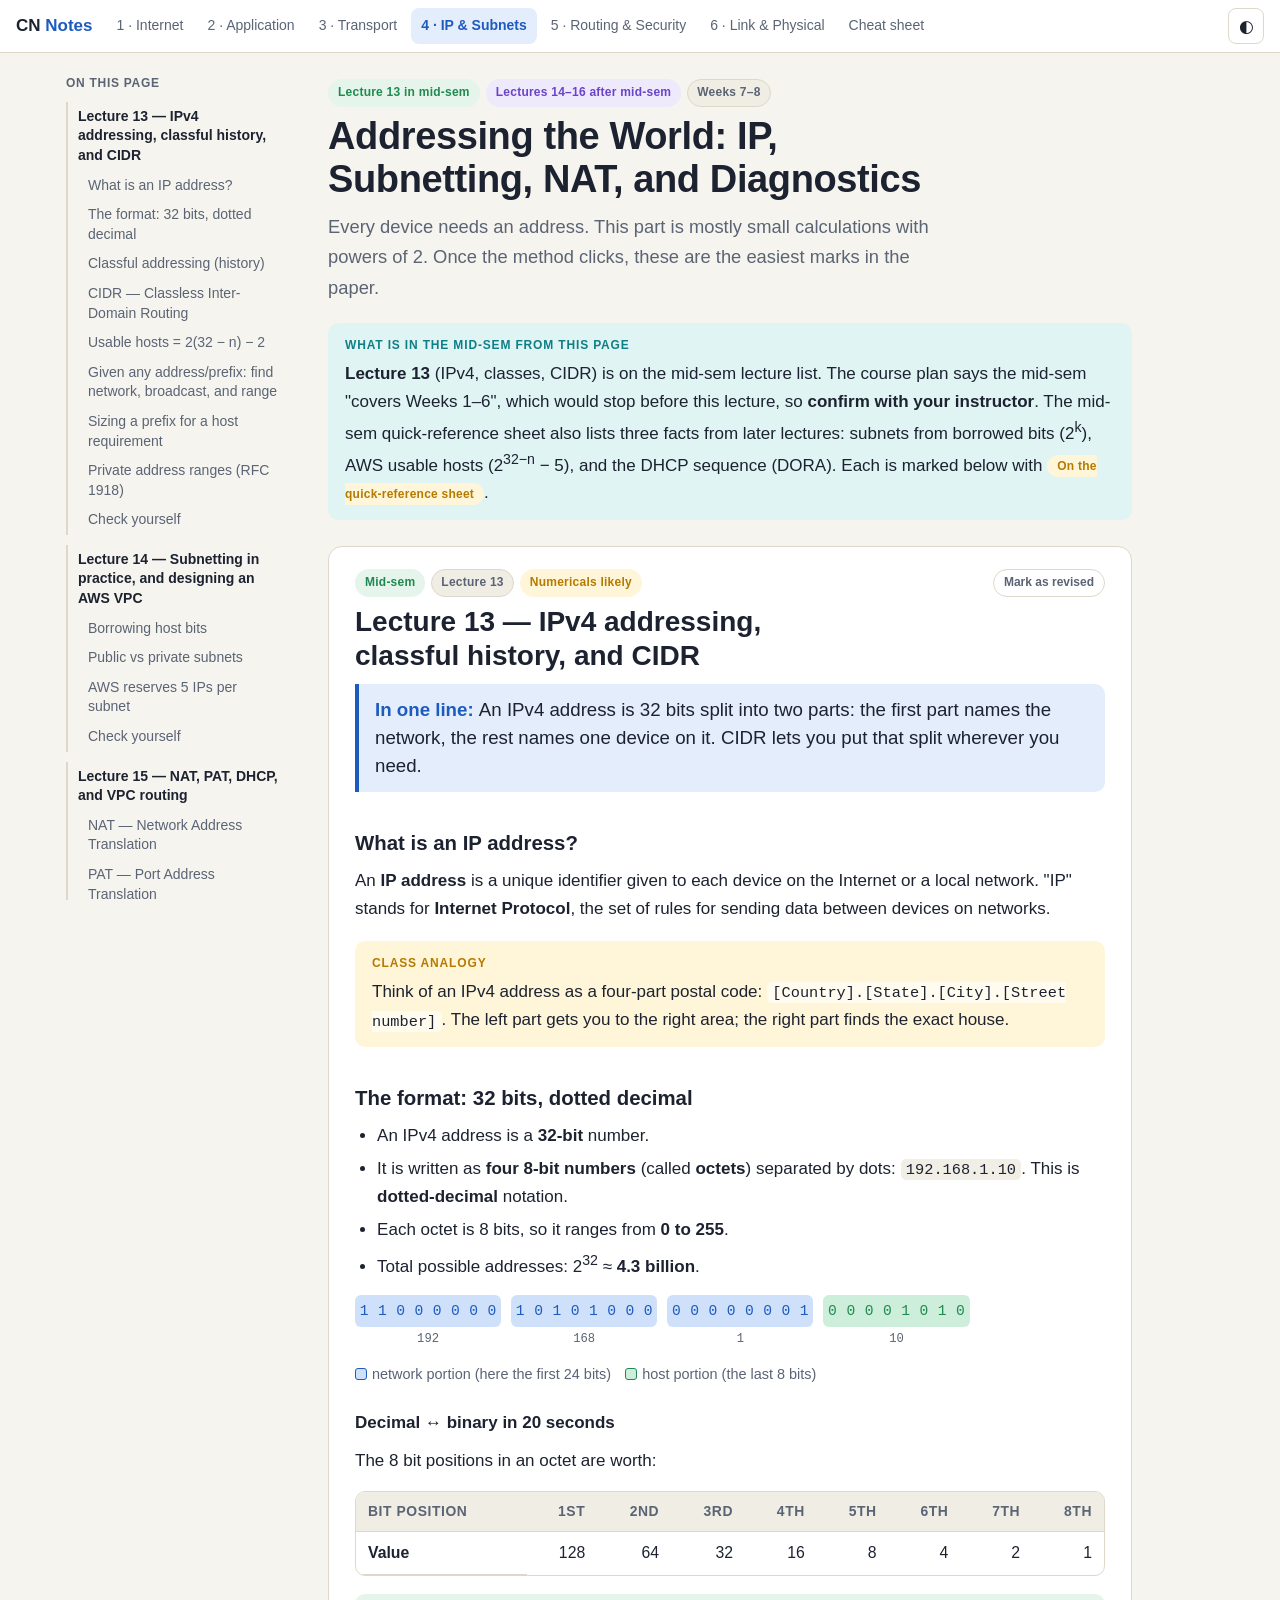
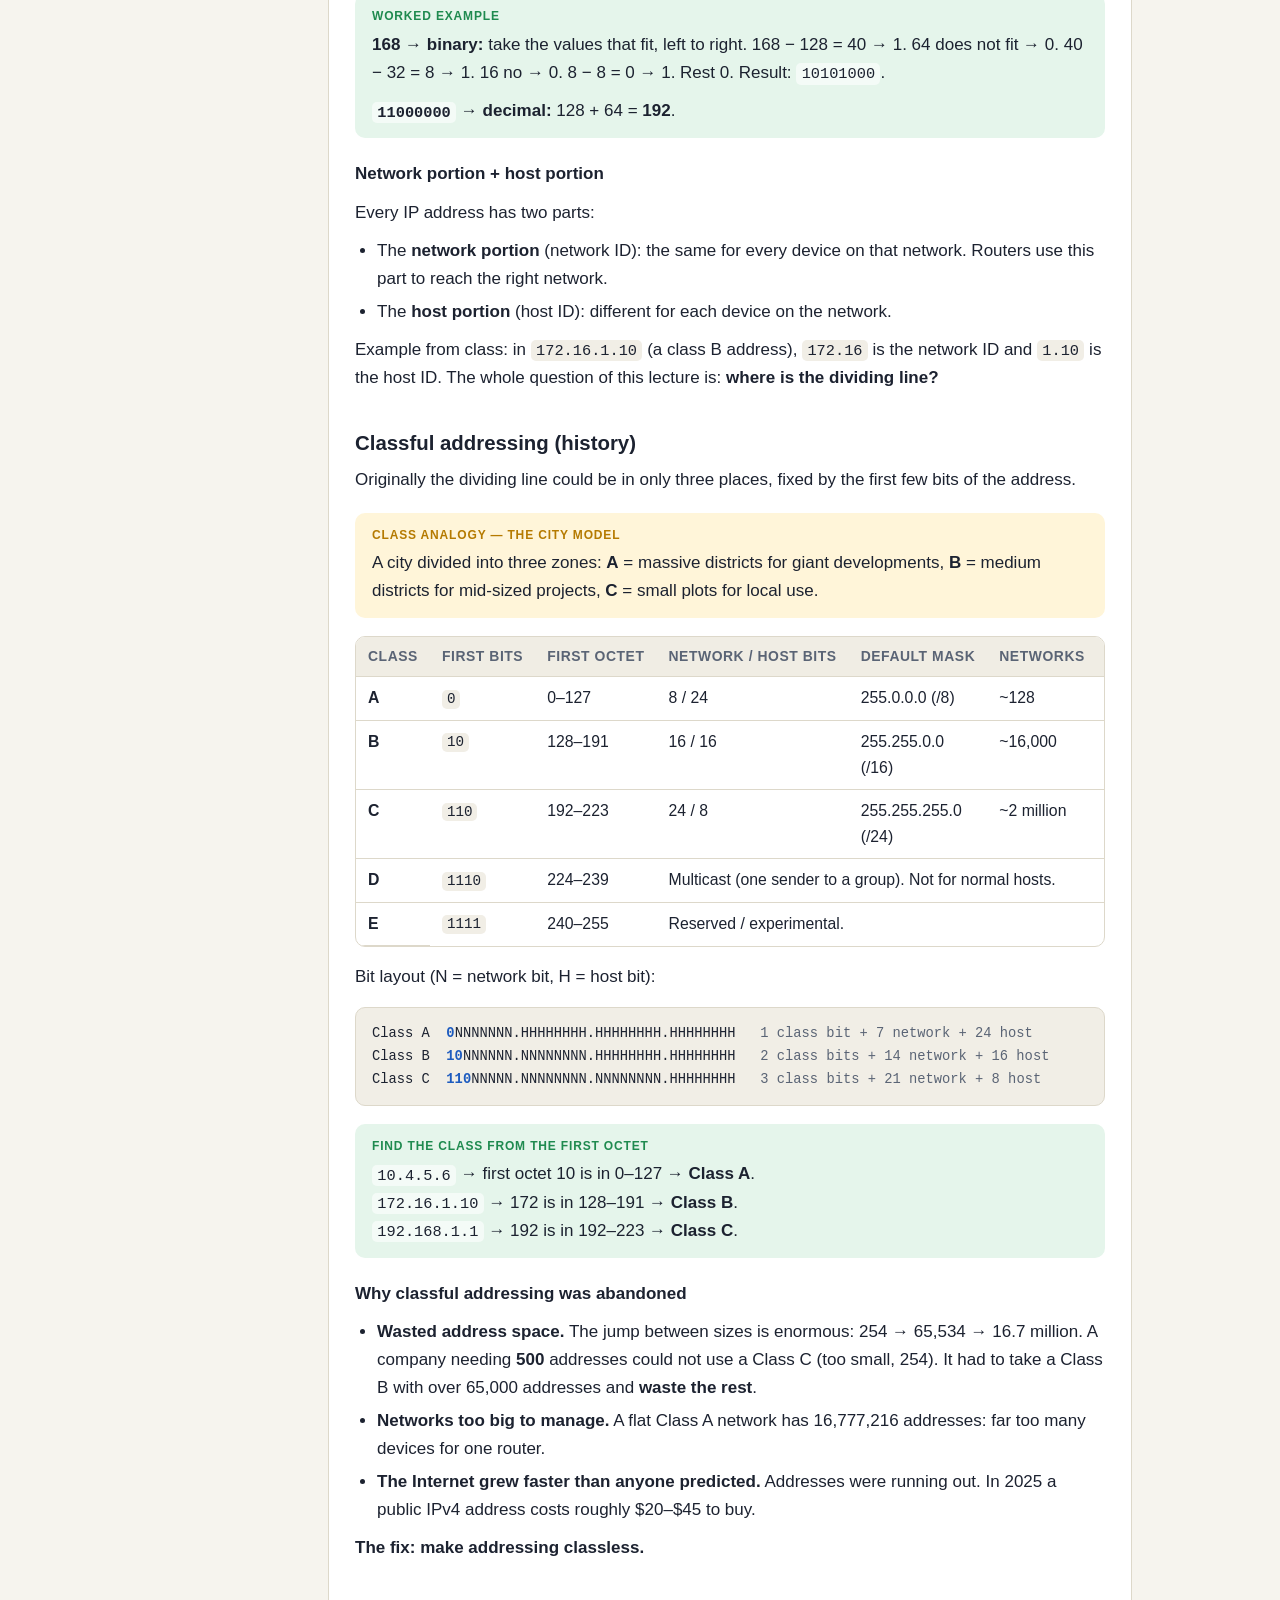
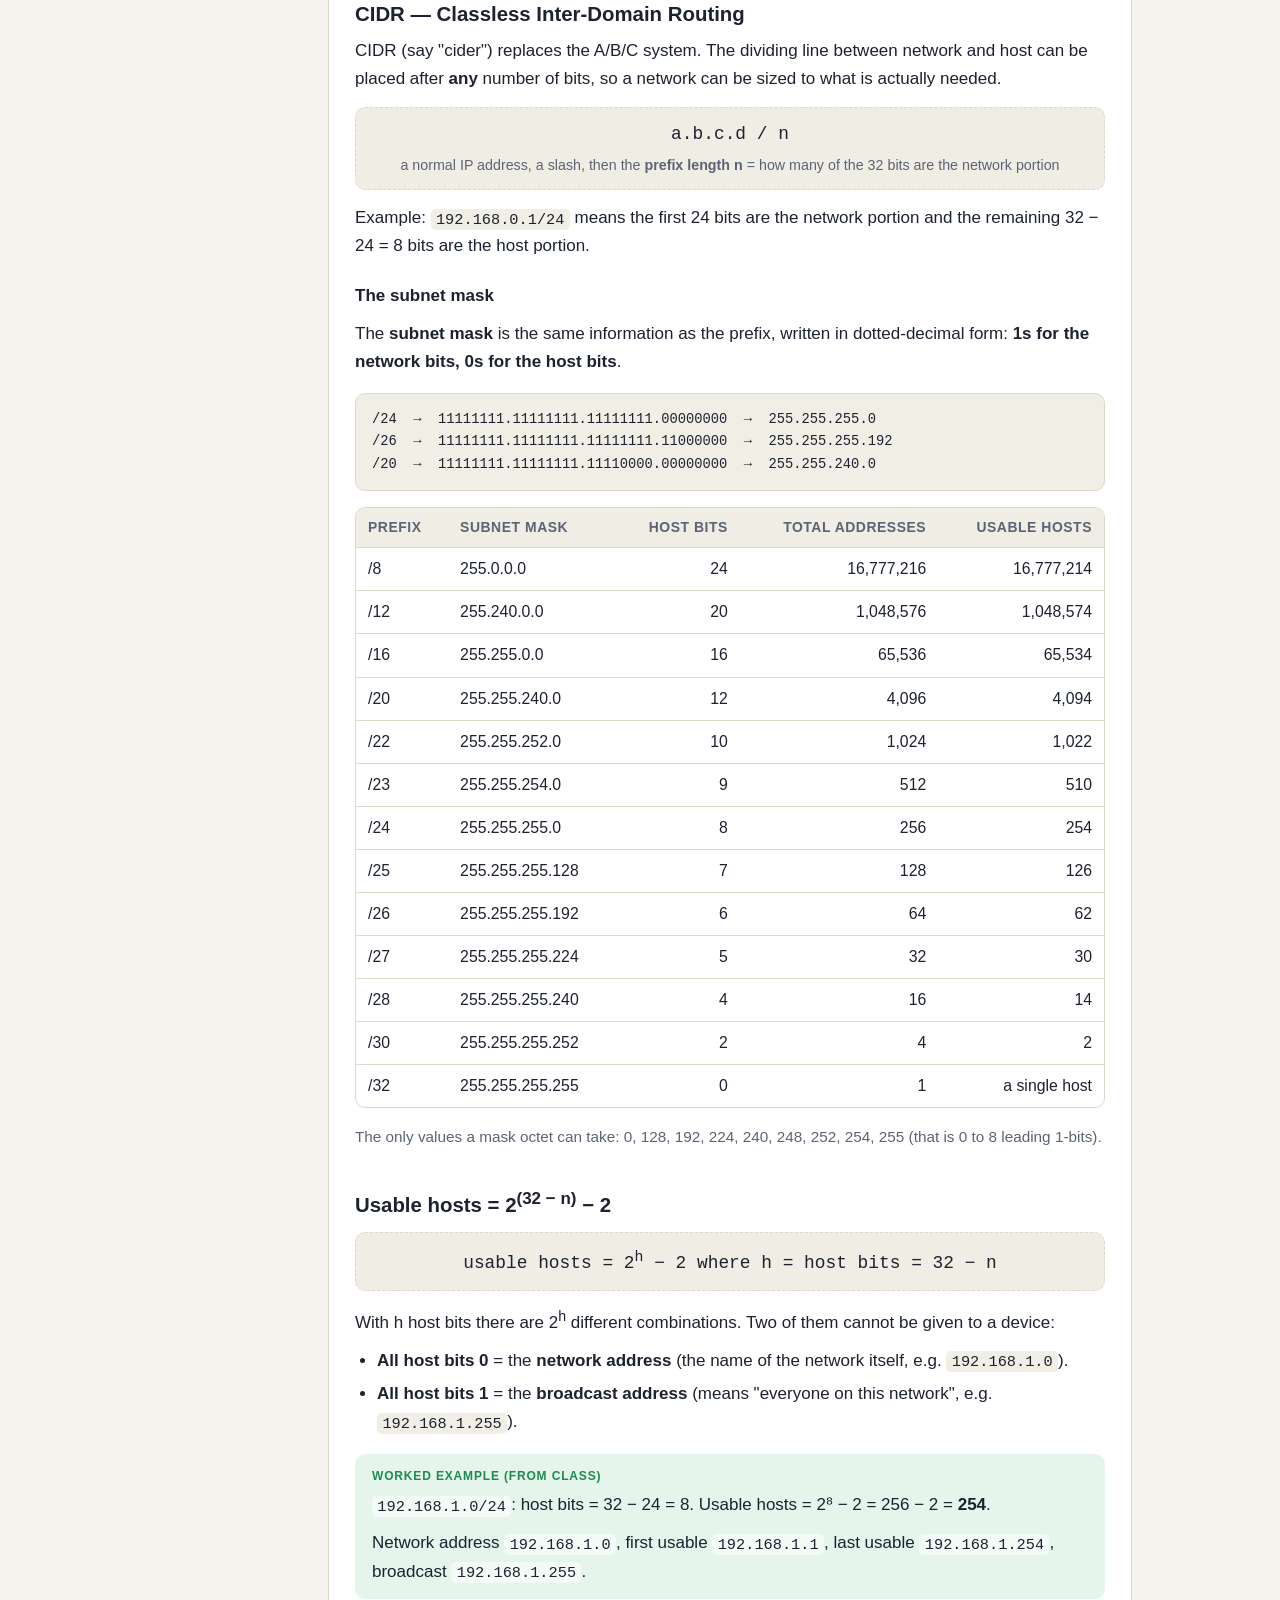
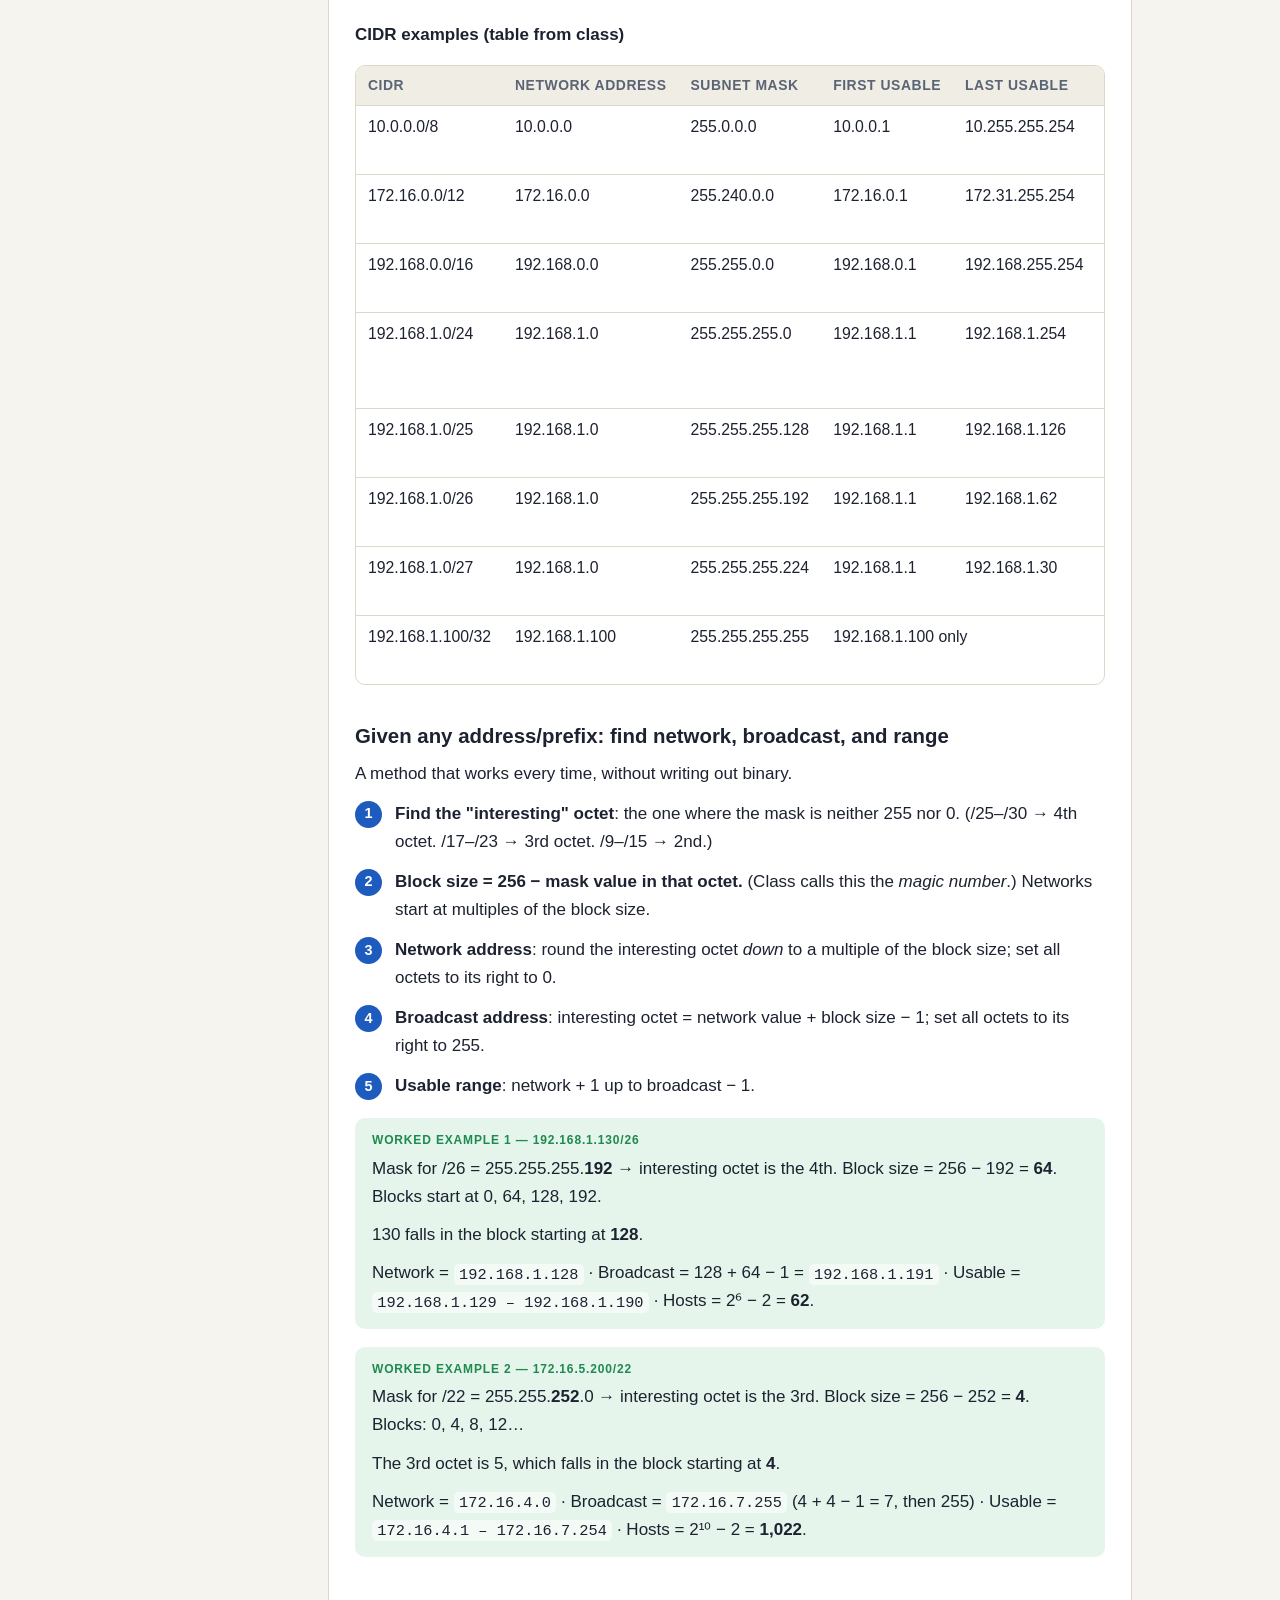
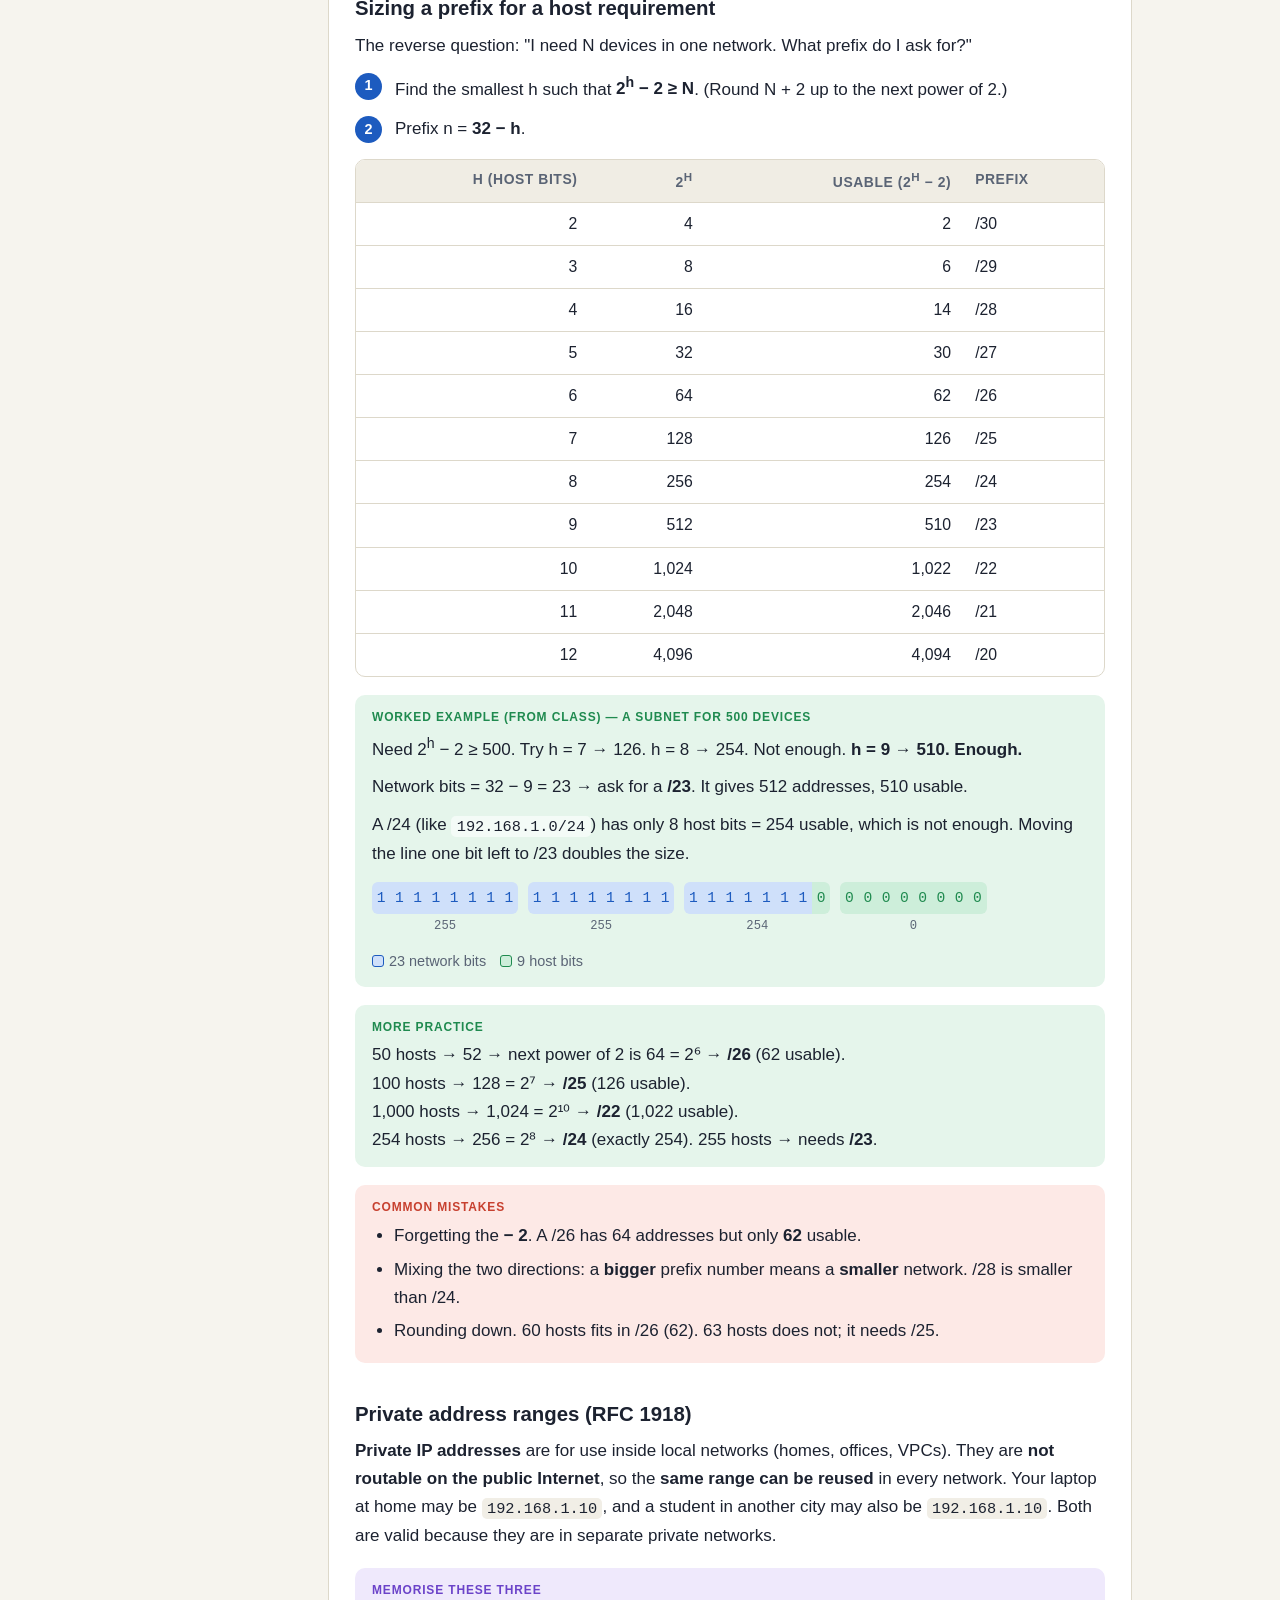
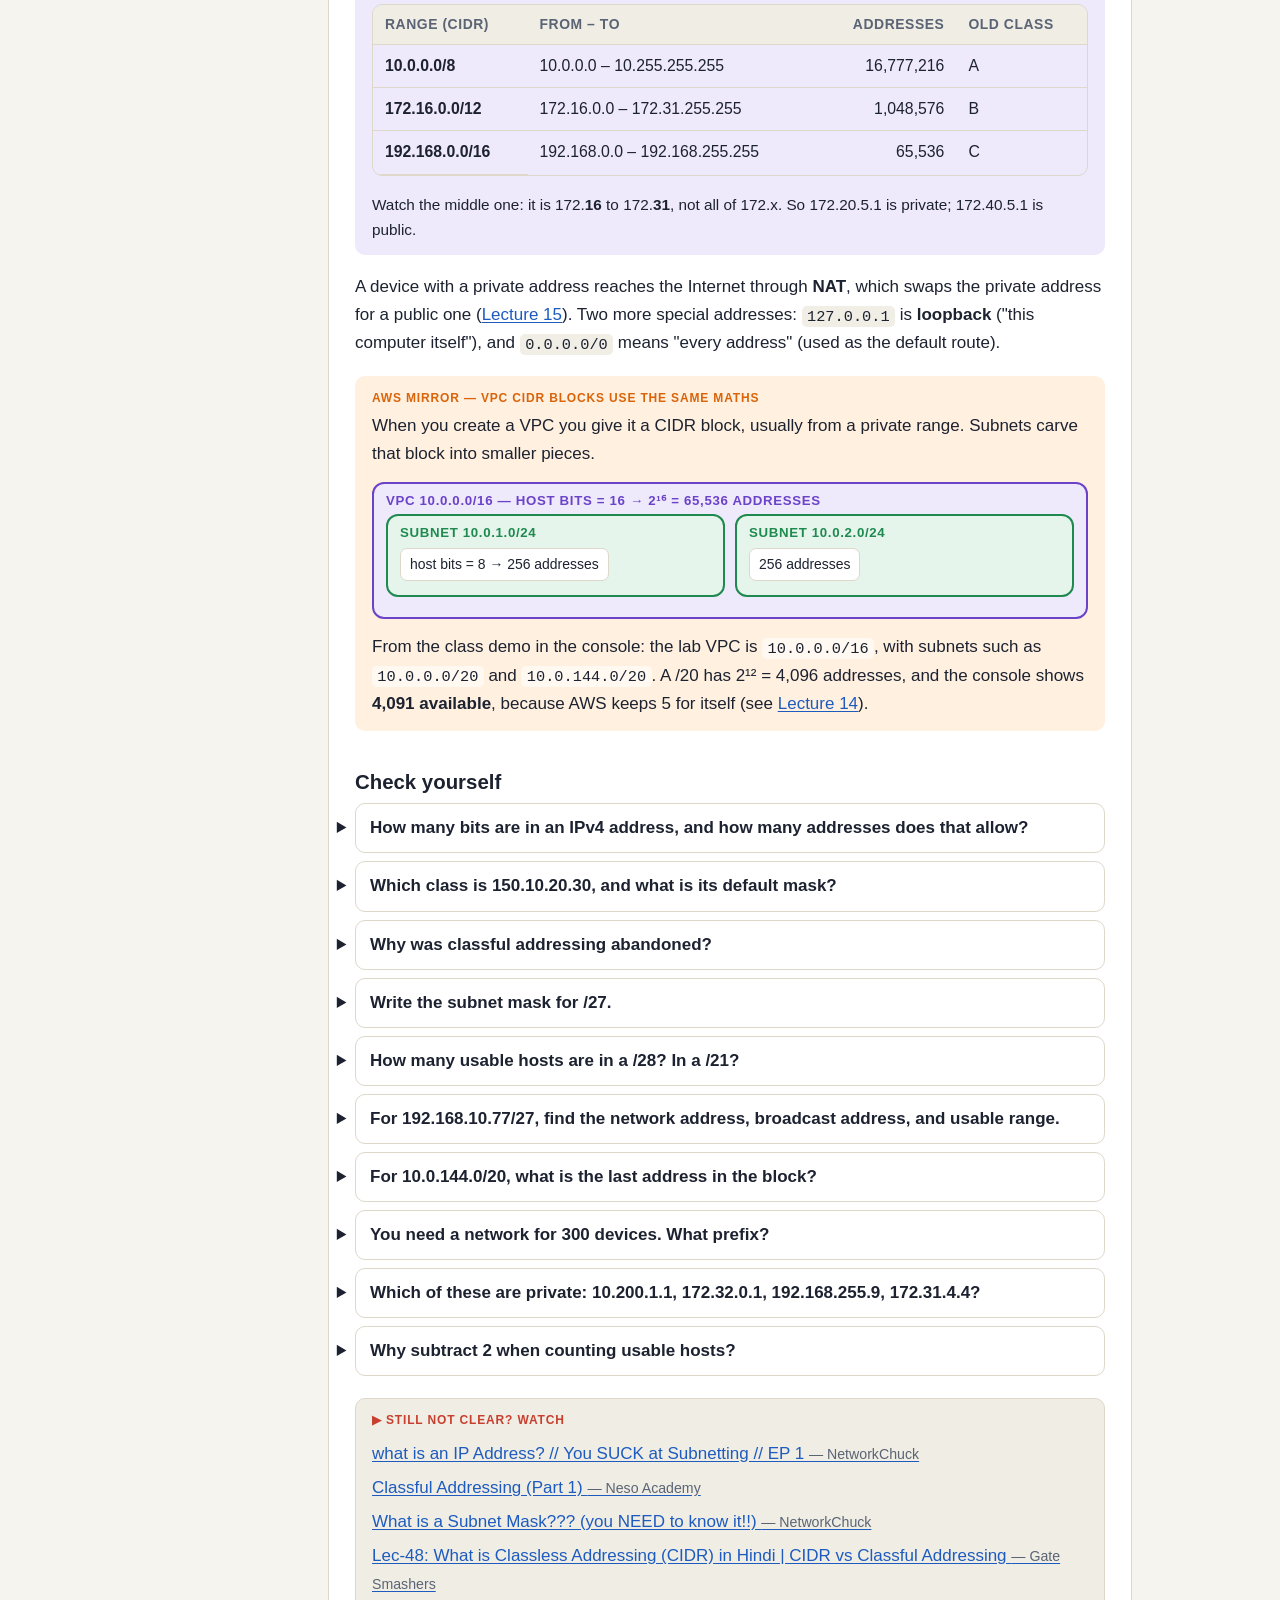
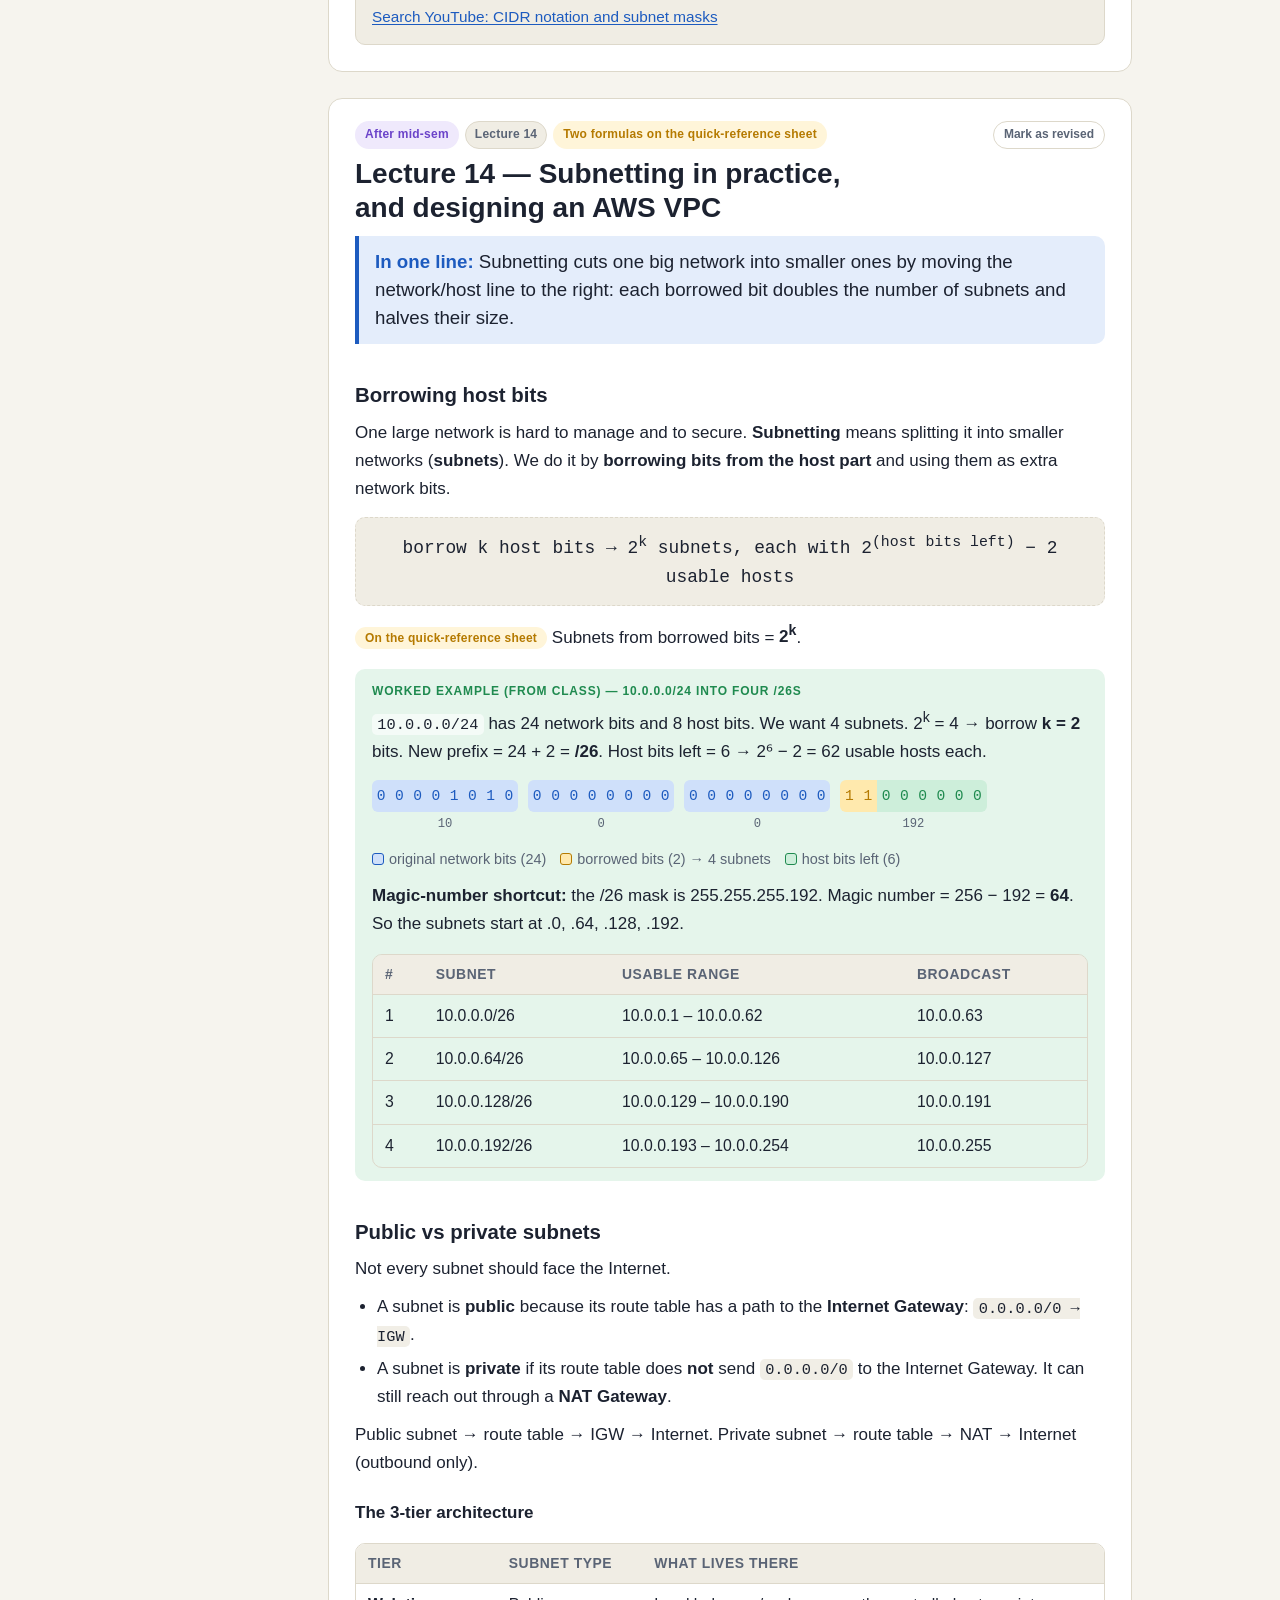
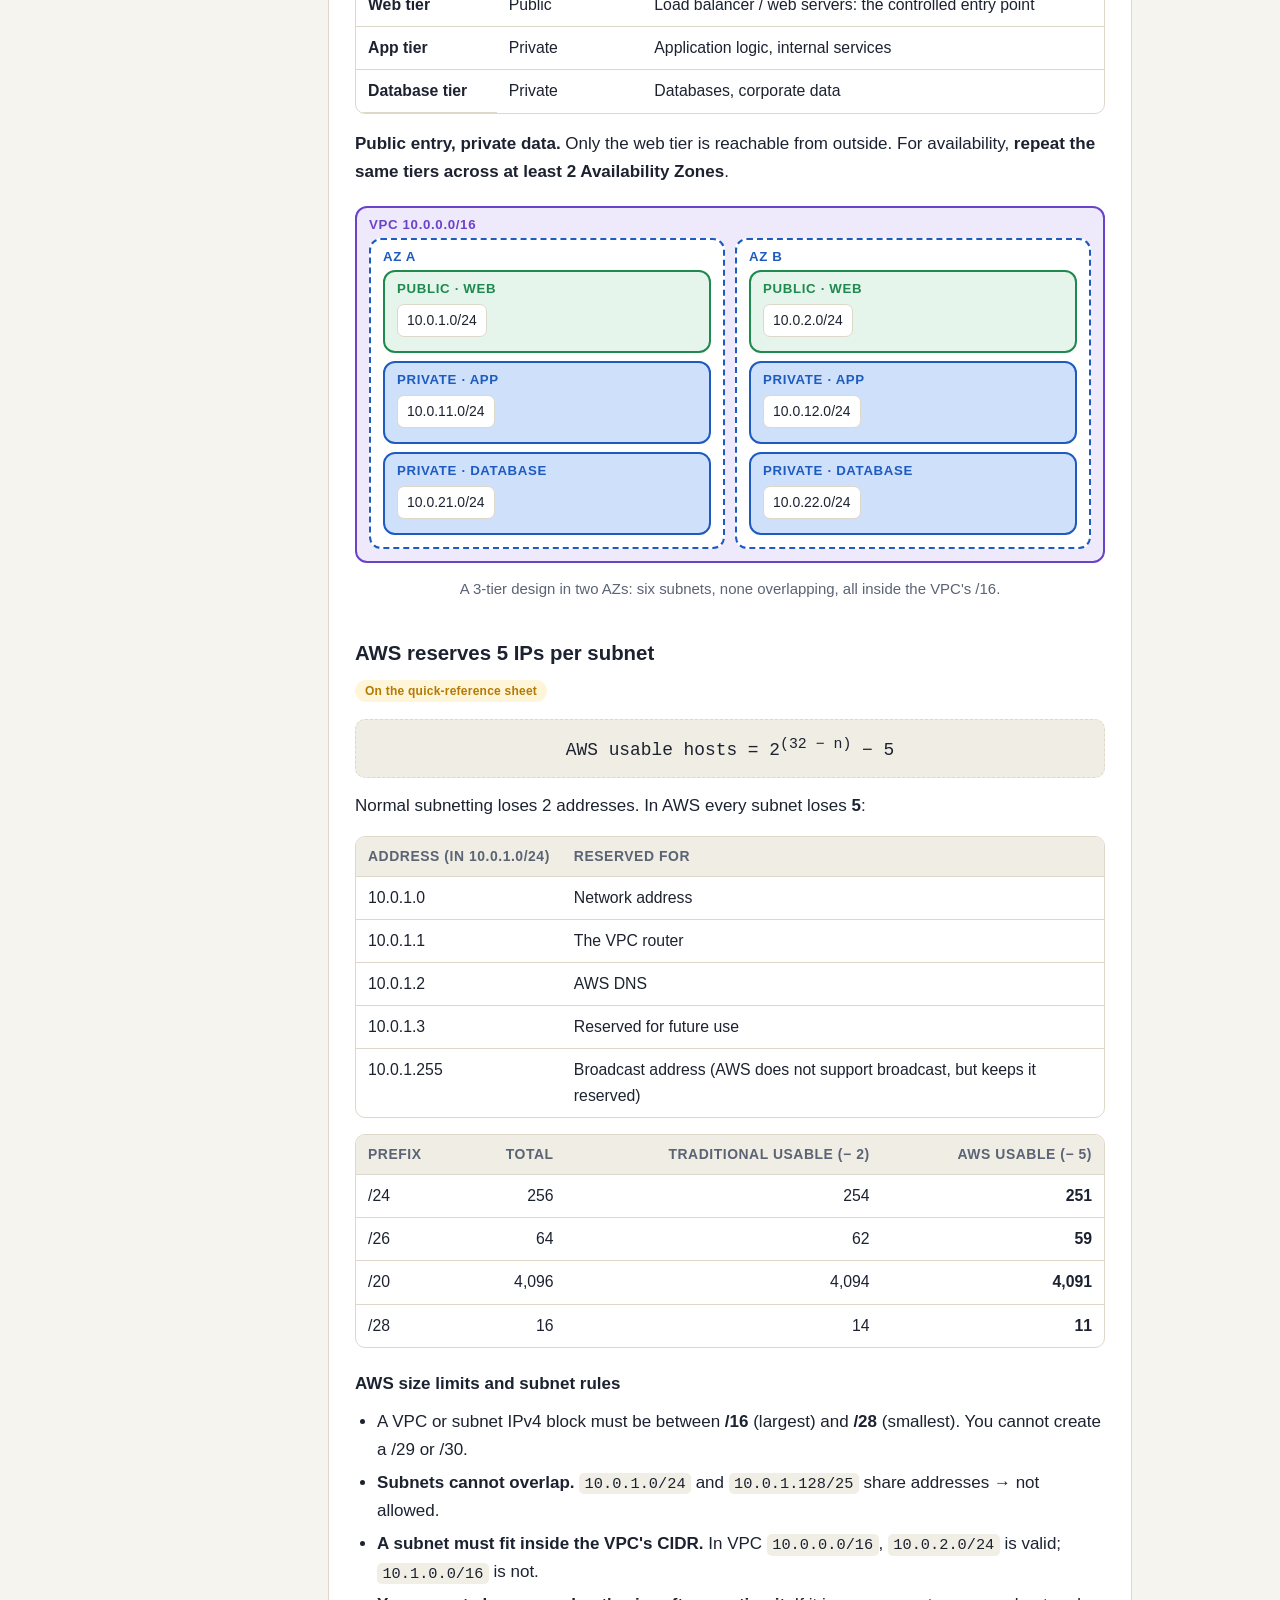
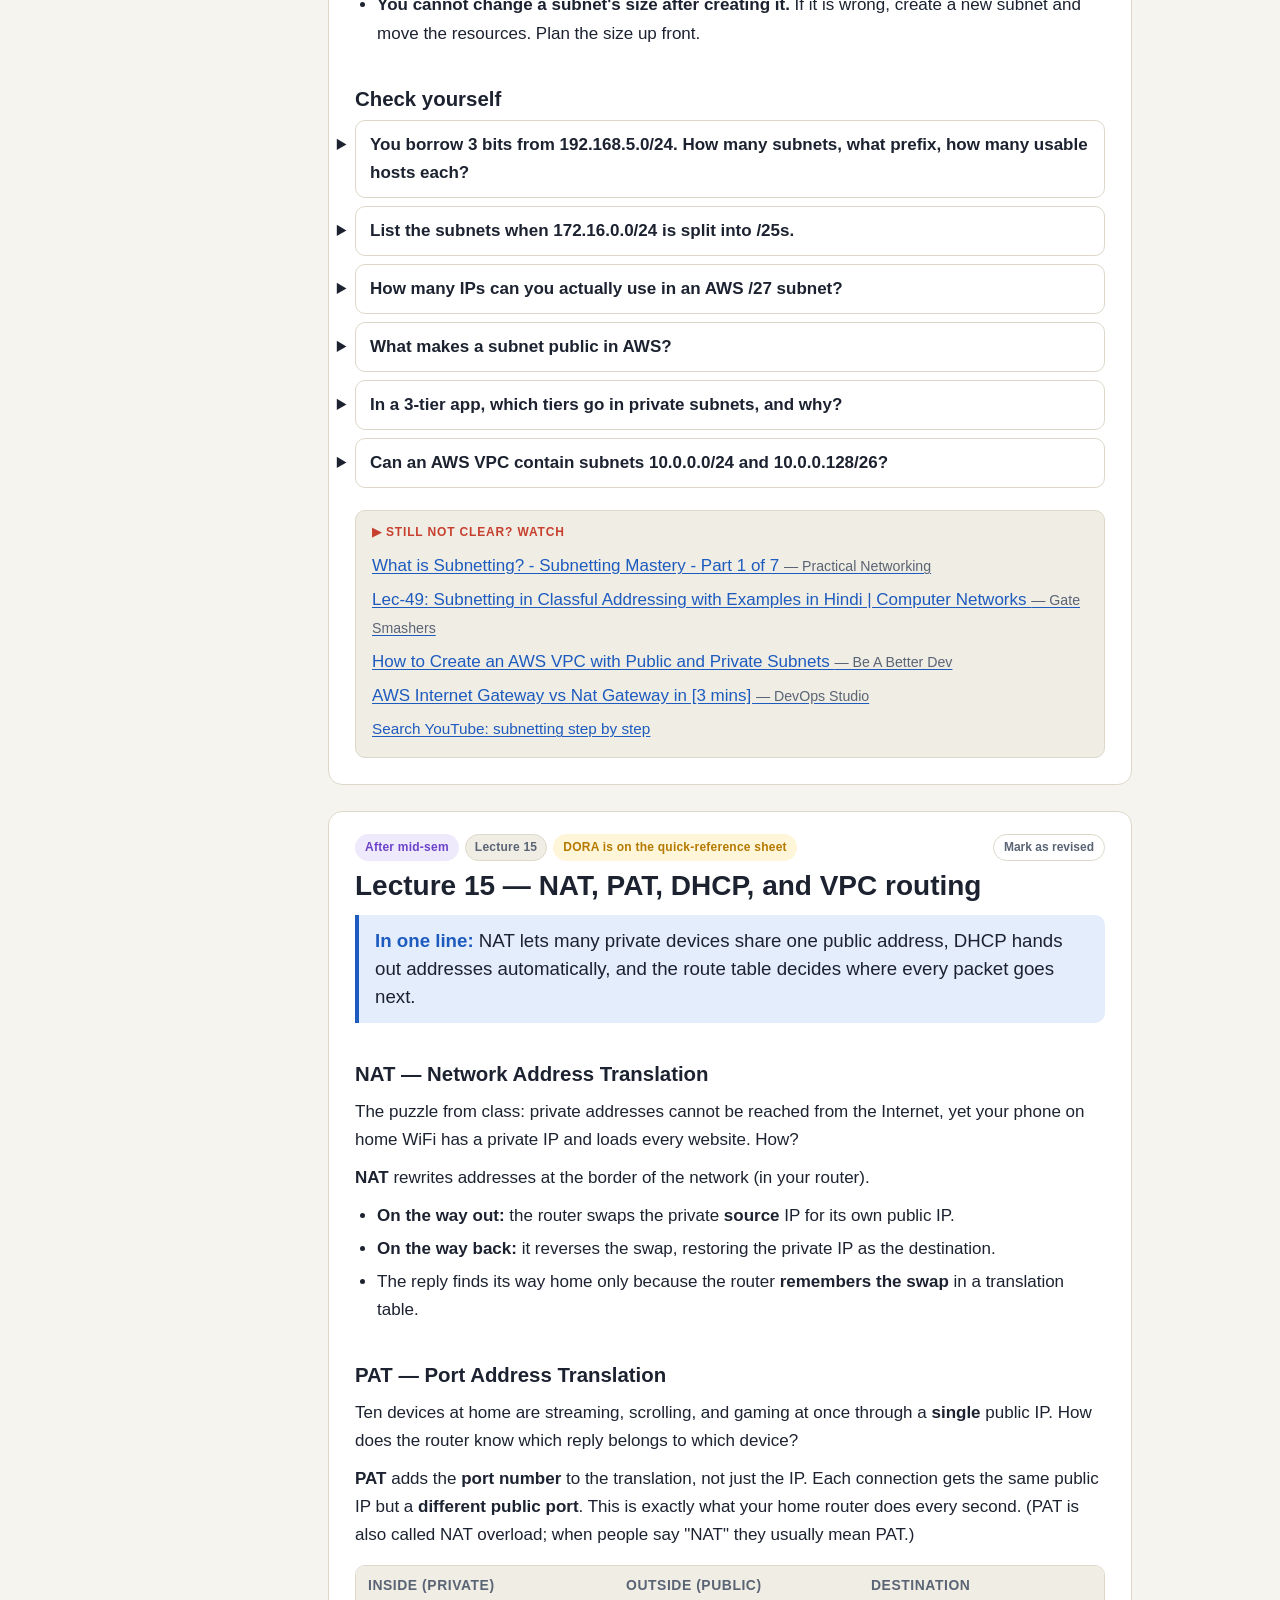
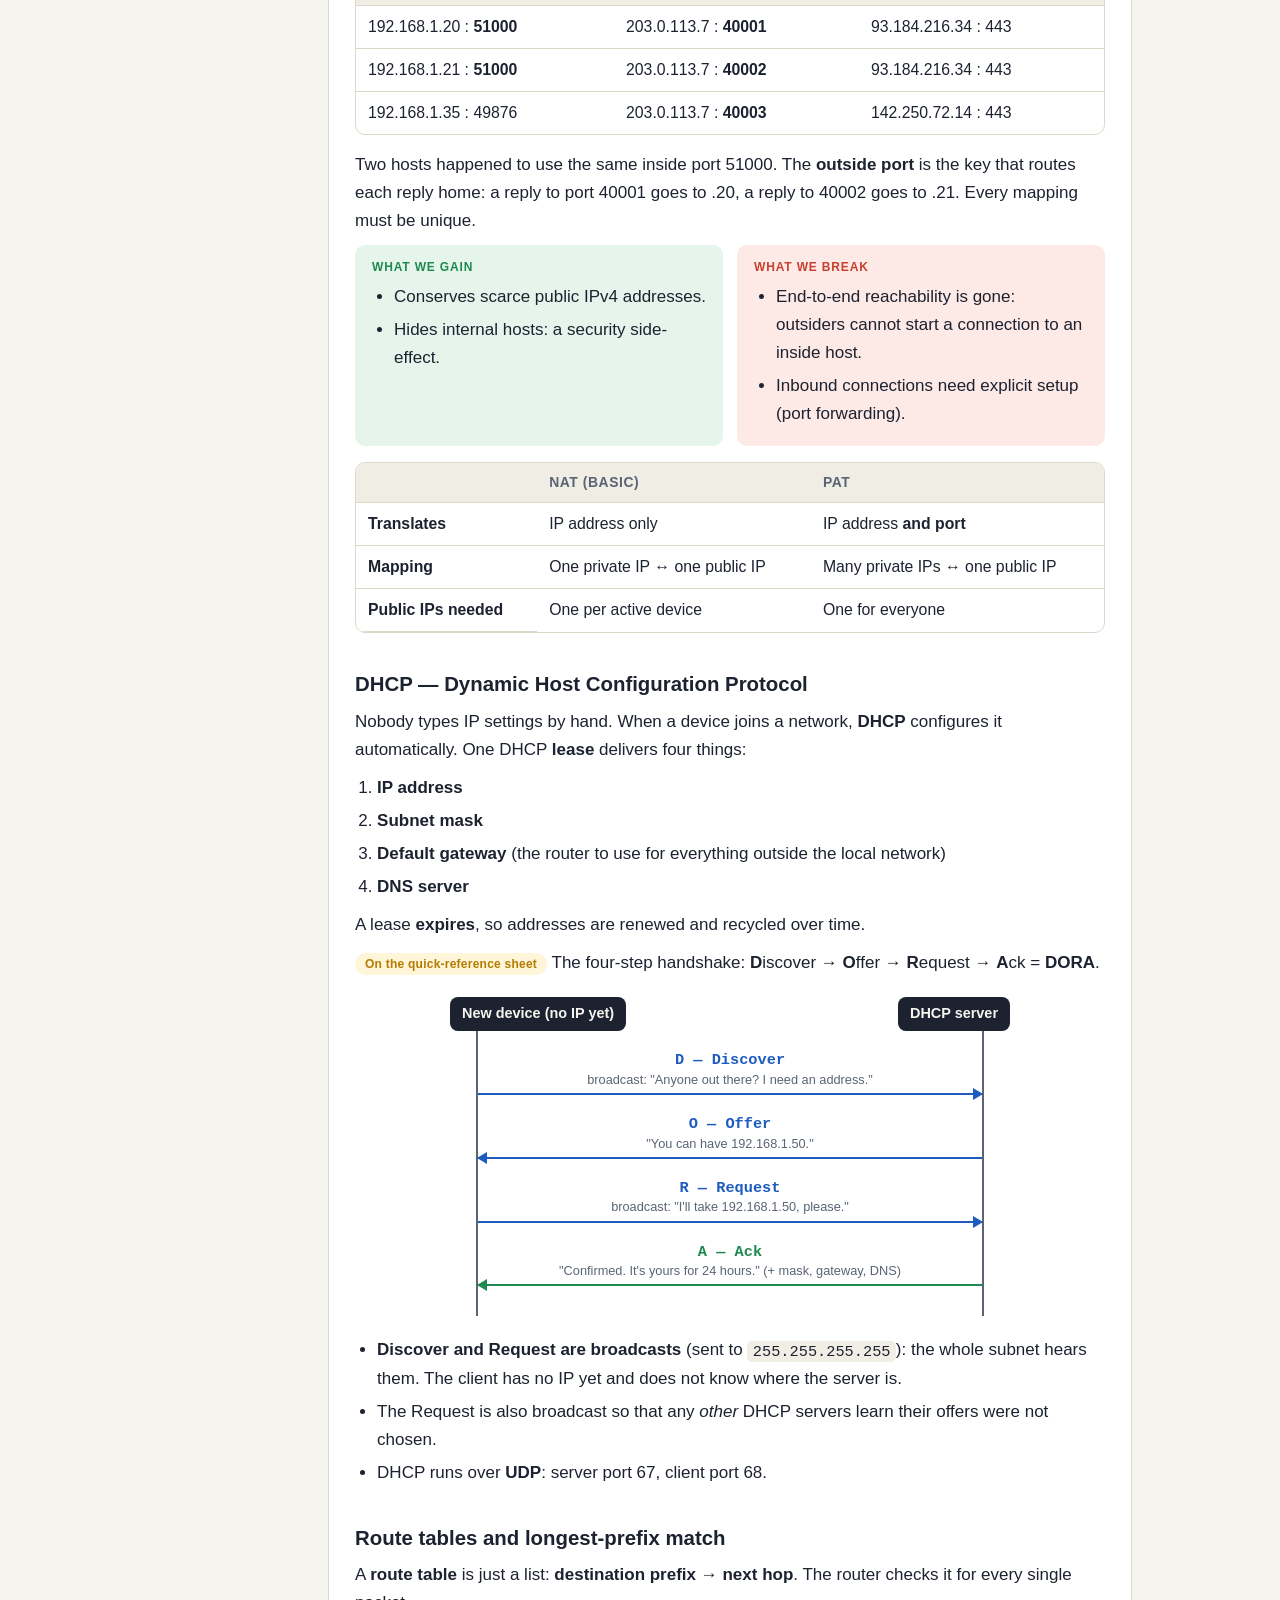
<file: 04-ip-addressing.html>
<!doctype html>
<html lang="en">
<head>
<meta charset="utf-8">
<meta name="viewport" content="width=device-width, initial-scale=1">
<title>4 · IP Addressing and Subnetting — CN Notes</title>
<link rel="stylesheet" href="assets/style.css">
<script>try{var t=localStorage.getItem('cn-theme');if(t)document.documentElement.dataset.theme=t}catch(e){}</script>
</head>
<body>
<header class="top">
  <a class="brand" href="index.html">CN <span>Notes</span></a>
  <nav class="pages">
    <a href="01-how-internet-works.html">1 · Internet</a>
    <a href="02-application-layer.html">2 · Application</a>
    <a href="03-transport-layer.html">3 · Transport</a>
    <a href="04-ip-addressing.html">4 · IP &amp; Subnets</a>
    <a href="05-routing-security.html">5 · Routing &amp; Security</a>
    <a href="06-link-physical-cloud.html">6 · Link &amp; Physical</a>
    <a href="cheatsheet.html">Cheat sheet</a>
  </nav>
  <button id="theme" type="button" aria-label="Switch between light and dark">◐</button>
</header>

<div class="layout">
<nav class="toc" id="toc" aria-label="On this page"></nav>
<main>

<p class="tags"><span class="tag mid">Lecture 13 in mid-sem</span><span class="tag after">Lectures 14–16 after mid-sem</span><span class="tag">Weeks 7–8</span></p>
<h1>Addressing the World: IP, Subnetting, NAT, and Diagnostics</h1>
<p class="lede">Every device needs an address. This part is mostly small calculations with powers of 2. Once the method clicks, these are the easiest marks in the paper.</p>

<div class="box note" data-t="What is in the mid-sem from this page">
<p><strong>Lecture 13</strong> (IPv4, classes, CIDR) is on the mid-sem lecture list. The course plan says the mid-sem "covers Weeks 1–6", which would stop before this lecture, so <strong>confirm with your instructor</strong>. The mid-sem quick-reference sheet also lists three facts from later lectures: subnets from borrowed bits (2<sup>k</sup>), AWS usable hosts (2<sup>32−n</sup> − 5), and the DHCP sequence (DORA). Each is marked below with <span class="tag warn">On the quick-reference sheet</span>.</p>
</div>

<!-- ============================================================ L13 -->
<section class="lec" id="l13">
<header class="lec-head">
  <p class="tags"><span class="tag mid">Mid-sem</span><span class="tag">Lecture 13</span><span class="tag warn">Numericals likely</span></p>
  <h2>Lecture 13 — IPv4 addressing, classful history, and CIDR</h2>
  <p class="oneline">An IPv4 address is 32 bits split into two parts: the first part names the network, the rest names one device on it. CIDR lets you put that split wherever you need.</p>
</header>

<h3>What is an IP address?</h3>
<p>An <strong>IP address</strong> is a unique identifier given to each device on the Internet or a local network. "IP" stands for <strong>Internet Protocol</strong>, the set of rules for sending data between devices on networks.</p>
<div class="box analogy" data-t="Class analogy">
<p>Think of an IPv4 address as a four-part postal code: <code>[Country].[State].[City].[Street number]</code>. The left part gets you to the right area; the right part finds the exact house.</p>
</div>

<h3 id="l13-format">The format: 32 bits, dotted decimal</h3>
<ul>
<li>An IPv4 address is a <strong>32-bit</strong> number.</li>
<li>It is written as <strong>four 8-bit numbers</strong> (called <strong>octets</strong>) separated by dots: <code>192.168.1.10</code>. This is <strong>dotted-decimal</strong> notation.</li>
<li>Each octet is 8 bits, so it ranges from <strong>0 to 255</strong>.</li>
<li>Total possible addresses: 2<sup>32</sup> ≈ <strong>4.3 billion</strong>.</li>
</ul>
<div class="bits" data-ip="192.168.1.10" data-n="24">11000000 . 10101000 . 00000001 . 00001010</div>
<div class="key"><span><i class="n"></i>network portion (here the first 24 bits)</span><span><i class="h"></i>host portion (the last 8 bits)</span></div>

<h4>Decimal ↔ binary in 20 seconds</h4>
<p>The 8 bit positions in an octet are worth:</p>
<div class="tw"><table>
<thead><tr><th>Bit position</th><th class="num">1st</th><th class="num">2nd</th><th class="num">3rd</th><th class="num">4th</th><th class="num">5th</th><th class="num">6th</th><th class="num">7th</th><th class="num">8th</th></tr></thead>
<tbody><tr><th>Value</th><td class="num">128</td><td class="num">64</td><td class="num">32</td><td class="num">16</td><td class="num">8</td><td class="num">4</td><td class="num">2</td><td class="num">1</td></tr></tbody>
</table></div>
<div class="box example" data-t="Worked example">
<p><strong>168 → binary:</strong> take the values that fit, left to right. 168 − 128 = 40 → 1. 64 does not fit → 0. 40 − 32 = 8 → 1. 16 no → 0. 8 − 8 = 0 → 1. Rest 0. Result: <code>10101000</code>.</p>
<p><strong><code>11000000</code> → decimal:</strong> 128 + 64 = <strong>192</strong>.</p>
</div>

<h4>Network portion + host portion</h4>
<p>Every IP address has two parts:</p>
<ul>
<li>The <strong>network portion</strong> (network ID): the same for every device on that network. Routers use this part to reach the right network.</li>
<li>The <strong>host portion</strong> (host ID): different for each device on the network.</li>
</ul>
<p>Example from class: in <code>172.16.1.10</code> (a class B address), <code>172.16</code> is the network ID and <code>1.10</code> is the host ID. The whole question of this lecture is: <strong>where is the dividing line?</strong></p>

<h3 id="l13-classful">Classful addressing (history)</h3>
<p>Originally the dividing line could be in only three places, fixed by the first few bits of the address.</p>
<div class="box analogy" data-t="Class analogy — the city model">
<p>A city divided into three zones: <strong>A</strong> = massive districts for giant developments, <strong>B</strong> = medium districts for mid-sized projects, <strong>C</strong> = small plots for local use.</p>
</div>
<div class="tw"><table>
<thead><tr><th>Class</th><th>First bits</th><th>First octet</th><th>Network / host bits</th><th>Default mask</th><th>Networks</th><th>Hosts per network</th></tr></thead>
<tbody>
<tr><th>A</th><td><code>0</code></td><td>0–127</td><td>8 / 24</td><td>255.0.0.0 (/8)</td><td>~128</td><td>~16.7 million</td></tr>
<tr><th>B</th><td><code>10</code></td><td>128–191</td><td>16 / 16</td><td>255.255.0.0 (/16)</td><td>~16,000</td><td>~65,000</td></tr>
<tr><th>C</th><td><code>110</code></td><td>192–223</td><td>24 / 8</td><td>255.255.255.0 (/24)</td><td>~2 million</td><td>254</td></tr>
<tr><th>D</th><td><code>1110</code></td><td>224–239</td><td colspan="4">Multicast (one sender to a group). Not for normal hosts.</td></tr>
<tr><th>E</th><td><code>1111</code></td><td>240–255</td><td colspan="4">Reserved / experimental.</td></tr>
</tbody></table></div>
<p>Bit layout (N = network bit, H = host bit):</p>
<pre><code>Class A  <span class="hl">0</span>NNNNNNN.HHHHHHHH.HHHHHHHH.HHHHHHHH   <span class="c">1 class bit + 7 network + 24 host</span>
Class B  <span class="hl">10</span>NNNNNN.NNNNNNNN.HHHHHHHH.HHHHHHHH   <span class="c">2 class bits + 14 network + 16 host</span>
Class C  <span class="hl">110</span>NNNNN.NNNNNNNN.NNNNNNNN.HHHHHHHH   <span class="c">3 class bits + 21 network + 8 host</span></code></pre>
<div class="box example" data-t="Find the class from the first octet">
<p><code>10.4.5.6</code> → first octet 10 is in 0–127 → <strong>Class A</strong>.<br>
<code>172.16.1.10</code> → 172 is in 128–191 → <strong>Class B</strong>.<br>
<code>192.168.1.1</code> → 192 is in 192–223 → <strong>Class C</strong>.</p>
</div>

<h4>Why classful addressing was abandoned</h4>
<ul>
<li><strong>Wasted address space.</strong> The jump between sizes is enormous: 254 → 65,534 → 16.7 million. A company needing <strong>500</strong> addresses could not use a Class C (too small, 254). It had to take a Class B with over 65,000 addresses and <strong>waste the rest</strong>.</li>
<li><strong>Networks too big to manage.</strong> A flat Class A network has 16,777,216 addresses: far too many devices for one router.</li>
<li><strong>The Internet grew faster than anyone predicted.</strong> Addresses were running out. In 2025 a public IPv4 address costs roughly $20–$45 to buy.</li>
</ul>
<p><strong>The fix: make addressing classless.</strong></p>

<h3 id="l13-cidr">CIDR — Classless Inter-Domain Routing</h3>
<p>CIDR (say "cider") replaces the A/B/C system. The dividing line between network and host can be placed after <strong>any</strong> number of bits, so a network can be sized to what is actually needed.</p>
<div class="formula">a.b.c.d / n<small>a normal IP address, a slash, then the <b>prefix length n</b> = how many of the 32 bits are the network portion</small></div>
<p>Example: <code>192.168.0.1/24</code> means the first 24 bits are the network portion and the remaining 32 − 24 = 8 bits are the host portion.</p>

<h4>The subnet mask</h4>
<p>The <strong>subnet mask</strong> is the same information as the prefix, written in dotted-decimal form: <strong>1s for the network bits, 0s for the host bits</strong>.</p>
<pre><code>/24  →  11111111.11111111.11111111.00000000  →  255.255.255.0
/26  →  11111111.11111111.11111111.11000000  →  255.255.255.192
/20  →  11111111.11111111.11110000.00000000  →  255.255.240.0</code></pre>
<div class="tw"><table>
<thead><tr><th>Prefix</th><th>Subnet mask</th><th class="num">Host bits</th><th class="num">Total addresses</th><th class="num">Usable hosts</th></tr></thead>
<tbody>
<tr><td>/8</td><td>255.0.0.0</td><td class="num">24</td><td class="num">16,777,216</td><td class="num">16,777,214</td></tr>
<tr><td>/12</td><td>255.240.0.0</td><td class="num">20</td><td class="num">1,048,576</td><td class="num">1,048,574</td></tr>
<tr><td>/16</td><td>255.255.0.0</td><td class="num">16</td><td class="num">65,536</td><td class="num">65,534</td></tr>
<tr><td>/20</td><td>255.255.240.0</td><td class="num">12</td><td class="num">4,096</td><td class="num">4,094</td></tr>
<tr><td>/22</td><td>255.255.252.0</td><td class="num">10</td><td class="num">1,024</td><td class="num">1,022</td></tr>
<tr><td>/23</td><td>255.255.254.0</td><td class="num">9</td><td class="num">512</td><td class="num">510</td></tr>
<tr><td>/24</td><td>255.255.255.0</td><td class="num">8</td><td class="num">256</td><td class="num">254</td></tr>
<tr><td>/25</td><td>255.255.255.128</td><td class="num">7</td><td class="num">128</td><td class="num">126</td></tr>
<tr><td>/26</td><td>255.255.255.192</td><td class="num">6</td><td class="num">64</td><td class="num">62</td></tr>
<tr><td>/27</td><td>255.255.255.224</td><td class="num">5</td><td class="num">32</td><td class="num">30</td></tr>
<tr><td>/28</td><td>255.255.255.240</td><td class="num">4</td><td class="num">16</td><td class="num">14</td></tr>
<tr><td>/30</td><td>255.255.255.252</td><td class="num">2</td><td class="num">4</td><td class="num">2</td></tr>
<tr><td>/32</td><td>255.255.255.255</td><td class="num">0</td><td class="num">1</td><td class="num">a single host</td></tr>
</tbody></table></div>
<p class="small muted">The only values a mask octet can take: 0, 128, 192, 224, 240, 248, 252, 254, 255 (that is 0 to 8 leading 1-bits).</p>

<h3 id="l13-hosts">Usable hosts = 2<sup>(32 − n)</sup> − 2</h3>
<div class="formula">usable hosts = 2<sup>h</sup> − 2    where h = host bits = 32 − n</div>
<p>With h host bits there are 2<sup>h</sup> different combinations. Two of them cannot be given to a device:</p>
<ul>
<li><strong>All host bits 0</strong> = the <strong>network address</strong> (the name of the network itself, e.g. <code>192.168.1.0</code>).</li>
<li><strong>All host bits 1</strong> = the <strong>broadcast address</strong> (means "everyone on this network", e.g. <code>192.168.1.255</code>).</li>
</ul>
<div class="box example" data-t="Worked example (from class)">
<p><code>192.168.1.0/24</code>: host bits = 32 − 24 = 8. Usable hosts = 2⁸ − 2 = 256 − 2 = <strong>254</strong>.</p>
<p>Network address <code>192.168.1.0</code>, first usable <code>192.168.1.1</code>, last usable <code>192.168.1.254</code>, broadcast <code>192.168.1.255</code>.</p>
</div>

<h4>CIDR examples (table from class)</h4>
<div class="tw"><table>
<thead><tr><th>CIDR</th><th>Network address</th><th>Subnet mask</th><th>First usable</th><th>Last usable</th><th class="num">Usable hosts</th><th>Use case</th></tr></thead>
<tbody>
<tr><td>10.0.0.0/8</td><td>10.0.0.0</td><td>255.0.0.0</td><td>10.0.0.1</td><td>10.255.255.254</td><td class="num">16,777,214</td><td>Large enterprise</td></tr>
<tr><td>172.16.0.0/12</td><td>172.16.0.0</td><td>255.240.0.0</td><td>172.16.0.1</td><td>172.31.255.254</td><td class="num">1,048,574</td><td>Medium enterprise</td></tr>
<tr><td>192.168.0.0/16</td><td>192.168.0.0</td><td>255.255.0.0</td><td>192.168.0.1</td><td>192.168.255.254</td><td class="num">65,534</td><td>Large home/office</td></tr>
<tr><td>192.168.1.0/24</td><td>192.168.1.0</td><td>255.255.255.0</td><td>192.168.1.1</td><td>192.168.1.254</td><td class="num">254</td><td>Standard home/small office</td></tr>
<tr><td>192.168.1.0/25</td><td>192.168.1.0</td><td>255.255.255.128</td><td>192.168.1.1</td><td>192.168.1.126</td><td class="num">126</td><td>Small office subnets</td></tr>
<tr><td>192.168.1.0/26</td><td>192.168.1.0</td><td>255.255.255.192</td><td>192.168.1.1</td><td>192.168.1.62</td><td class="num">62</td><td>Department networks</td></tr>
<tr><td>192.168.1.0/27</td><td>192.168.1.0</td><td>255.255.255.224</td><td>192.168.1.1</td><td>192.168.1.30</td><td class="num">30</td><td>Small team networks</td></tr>
<tr><td>192.168.1.100/32</td><td>192.168.1.100</td><td>255.255.255.255</td><td colspan="2">192.168.1.100 only</td><td class="num">1</td><td>A single host</td></tr>
</tbody></table></div>

<h3 id="l13-find">Given any address/prefix: find network, broadcast, and range</h3>
<p>A method that works every time, without writing out binary.</p>
<ol class="steps">
<li><strong>Find the "interesting" octet</strong>: the one where the mask is neither 255 nor 0. (/25–/30 → 4th octet. /17–/23 → 3rd octet. /9–/15 → 2nd.)</li>
<li><strong>Block size = 256 − mask value in that octet.</strong> (Class calls this the <em>magic number</em>.) Networks start at multiples of the block size.</li>
<li><strong>Network address</strong>: round the interesting octet <em>down</em> to a multiple of the block size; set all octets to its right to 0.</li>
<li><strong>Broadcast address</strong>: interesting octet = network value + block size − 1; set all octets to its right to 255.</li>
<li><strong>Usable range</strong>: network + 1 up to broadcast − 1.</li>
</ol>
<div class="box example" data-t="Worked example 1 — 192.168.1.130/26">
<p>Mask for /26 = 255.255.255.<strong>192</strong> → interesting octet is the 4th. Block size = 256 − 192 = <strong>64</strong>. Blocks start at 0, 64, 128, 192.</p>
<p>130 falls in the block starting at <strong>128</strong>.</p>
<p>Network = <code>192.168.1.128</code> · Broadcast = 128 + 64 − 1 = <code>192.168.1.191</code> · Usable = <code>192.168.1.129 – 192.168.1.190</code> · Hosts = 2⁶ − 2 = <strong>62</strong>.</p>
</div>
<div class="box example" data-t="Worked example 2 — 172.16.5.200/22">
<p>Mask for /22 = 255.255.<strong>252</strong>.0 → interesting octet is the 3rd. Block size = 256 − 252 = <strong>4</strong>. Blocks: 0, 4, 8, 12…</p>
<p>The 3rd octet is 5, which falls in the block starting at <strong>4</strong>.</p>
<p>Network = <code>172.16.4.0</code> · Broadcast = <code>172.16.7.255</code> (4 + 4 − 1 = 7, then 255) · Usable = <code>172.16.4.1 – 172.16.7.254</code> · Hosts = 2¹⁰ − 2 = <strong>1,022</strong>.</p>
</div>

<h3 id="l13-size">Sizing a prefix for a host requirement</h3>
<p>The reverse question: "I need N devices in one network. What prefix do I ask for?"</p>
<ol class="steps">
<li>Find the smallest h such that <strong>2<sup>h</sup> − 2 ≥ N</strong>. (Round N + 2 up to the next power of 2.)</li>
<li>Prefix n = <strong>32 − h</strong>.</li>
</ol>
<div class="tw"><table>
<thead><tr><th class="num">h (host bits)</th><th class="num">2<sup>h</sup></th><th class="num">Usable (2<sup>h</sup> − 2)</th><th>Prefix</th></tr></thead>
<tbody>
<tr><td class="num">2</td><td class="num">4</td><td class="num">2</td><td>/30</td></tr>
<tr><td class="num">3</td><td class="num">8</td><td class="num">6</td><td>/29</td></tr>
<tr><td class="num">4</td><td class="num">16</td><td class="num">14</td><td>/28</td></tr>
<tr><td class="num">5</td><td class="num">32</td><td class="num">30</td><td>/27</td></tr>
<tr><td class="num">6</td><td class="num">64</td><td class="num">62</td><td>/26</td></tr>
<tr><td class="num">7</td><td class="num">128</td><td class="num">126</td><td>/25</td></tr>
<tr><td class="num">8</td><td class="num">256</td><td class="num">254</td><td>/24</td></tr>
<tr><td class="num">9</td><td class="num">512</td><td class="num">510</td><td>/23</td></tr>
<tr><td class="num">10</td><td class="num">1,024</td><td class="num">1,022</td><td>/22</td></tr>
<tr><td class="num">11</td><td class="num">2,048</td><td class="num">2,046</td><td>/21</td></tr>
<tr><td class="num">12</td><td class="num">4,096</td><td class="num">4,094</td><td>/20</td></tr>
</tbody></table></div>
<div class="box example" data-t="Worked example (from class) — a subnet for 500 devices">
<p>Need 2<sup>h</sup> − 2 ≥ 500. Try h = 7 → 126. h = 8 → 254. Not enough. <strong>h = 9 → 510. Enough.</strong></p>
<p>Network bits = 32 − 9 = 23 → ask for a <strong>/23</strong>. It gives 512 addresses, 510 usable.</p>
<p>A /24 (like <code>192.168.1.0/24</code>) has only 8 host bits = 254 usable, which is not enough. Moving the line one bit left to /23 doubles the size.</p>
<div class="bits" data-ip="255.255.254.0" data-n="23">23 network bits · 9 host bits</div>
<div class="key"><span><i class="n"></i>23 network bits</span><span><i class="h"></i>9 host bits</span></div>
</div>
<div class="box example" data-t="More practice">
<p>50 hosts → 52 → next power of 2 is 64 = 2⁶ → <strong>/26</strong> (62 usable).<br>
100 hosts → 128 = 2⁷ → <strong>/25</strong> (126 usable).<br>
1,000 hosts → 1,024 = 2¹⁰ → <strong>/22</strong> (1,022 usable).<br>
254 hosts → 256 = 2⁸ → <strong>/24</strong> (exactly 254). 255 hosts → needs <strong>/23</strong>.</p>
</div>
<div class="box warn" data-t="Common mistakes">
<ul>
<li>Forgetting the <strong>− 2</strong>. A /26 has 64 addresses but only <strong>62</strong> usable.</li>
<li>Mixing the two directions: a <strong>bigger</strong> prefix number means a <strong>smaller</strong> network. /28 is smaller than /24.</li>
<li>Rounding down. 60 hosts fits in /26 (62). 63 hosts does not; it needs /25.</li>
</ul>
</div>

<h3 id="l13-private">Private address ranges (RFC 1918)</h3>
<p><strong>Private IP addresses</strong> are for use inside local networks (homes, offices, VPCs). They are <strong>not routable on the public Internet</strong>, so the <strong>same range can be reused</strong> in every network. Your laptop at home may be <code>192.168.1.10</code>, and a student in another city may also be <code>192.168.1.10</code>. Both are valid because they are in separate private networks.</p>
<div class="box exam" data-t="Memorise these three">
<div class="tw"><table>
<thead><tr><th>Range (CIDR)</th><th>From – to</th><th class="num">Addresses</th><th>Old class</th></tr></thead>
<tbody>
<tr><th>10.0.0.0/8</th><td>10.0.0.0 – 10.255.255.255</td><td class="num">16,777,216</td><td>A</td></tr>
<tr><th>172.16.0.0/12</th><td>172.16.0.0 – 172.31.255.255</td><td class="num">1,048,576</td><td>B</td></tr>
<tr><th>192.168.0.0/16</th><td>192.168.0.0 – 192.168.255.255</td><td class="num">65,536</td><td>C</td></tr>
</tbody></table></div>
<p class="small">Watch the middle one: it is 172.<strong>16</strong> to 172.<strong>31</strong>, not all of 172.x. So 172.20.5.1 is private; 172.40.5.1 is public.</p>
</div>
<p>A device with a private address reaches the Internet through <strong>NAT</strong>, which swaps the private address for a public one (<a href="#l15">Lecture 15</a>). Two more special addresses: <code>127.0.0.1</code> is <strong>loopback</strong> ("this computer itself"), and <code>0.0.0.0/0</code> means "every address" (used as the default route).</p>

<aside class="box aws" data-t="AWS mirror — VPC CIDR blocks use the same maths">
<p>When you create a VPC you give it a CIDR block, usually from a private range. Subnets carve that block into smaller pieces.</p>
<div class="nest vpc"><span class="cap">VPC 10.0.0.0/16 — host bits = 16 → 2¹⁶ = 65,536 addresses</span>
  <div class="grid2">
    <div class="nest pub"><span class="cap">Subnet 10.0.1.0/24</span><span class="chip">host bits = 8 → 256 addresses</span></div>
    <div class="nest pub"><span class="cap">Subnet 10.0.2.0/24</span><span class="chip">256 addresses</span></div>
  </div>
</div>
<p>From the class demo in the console: the lab VPC is <code>10.0.0.0/16</code>, with subnets such as <code>10.0.0.0/20</code> and <code>10.0.144.0/20</code>. A /20 has 2¹² = 4,096 addresses, and the console shows <strong>4,091 available</strong>, because AWS keeps 5 for itself (see <a href="#l14-aws5">Lecture 14</a>).</p>
</aside>

<div class="quiz">
<h3>Check yourself</h3>
<details><summary>How many bits are in an IPv4 address, and how many addresses does that allow?</summary><p>32 bits; 2³² ≈ 4.3 billion addresses.</p></details>
<details><summary>Which class is 150.10.20.30, and what is its default mask?</summary><p>150 is in 128–191 → Class B → 255.255.0.0 (/16).</p></details>
<details><summary>Why was classful addressing abandoned?</summary><p>It wasted addresses. Only three network sizes existed, so an organisation needing 500 addresses had to take a Class B with 65,000 and waste most of them. With the Internet's fast growth, addresses were running out.</p></details>
<details><summary>Write the subnet mask for /27.</summary><p>255.255.255.224 (27 ones: three full octets + 3 bits = 128 + 64 + 32 = 224).</p></details>
<details><summary>How many usable hosts are in a /28? In a /21?</summary><p>/28: 2⁴ − 2 = 14. /21: 2¹¹ − 2 = 2,046.</p></details>
<details><summary>For 192.168.10.77/27, find the network address, broadcast address, and usable range.</summary><p>Mask .224, block size 32. Blocks: 0, 32, 64, 96… 77 is in the 64 block. Network 192.168.10.64, broadcast 192.168.10.95, usable 192.168.10.65 – 192.168.10.94 (30 hosts).</p></details>
<details><summary>For 10.0.144.0/20, what is the last address in the block?</summary><p>Mask 255.255.240.0, block size 16 in the 3rd octet. 144 is a multiple of 16, so the block runs 144–159. Last address (broadcast): 10.0.159.255.</p></details>
<details><summary>You need a network for 300 devices. What prefix?</summary><p>2⁹ − 2 = 510 ≥ 300 (2⁸ − 2 = 254 is too small). h = 9 → /23.</p></details>
<details><summary>Which of these are private: 10.200.1.1, 172.32.0.1, 192.168.255.9, 172.31.4.4?</summary><p>Private: 10.200.1.1, 192.168.255.9, 172.31.4.4. Public: 172.32.0.1 (the private range ends at 172.31).</p></details>
<details><summary>Why subtract 2 when counting usable hosts?</summary><p>The all-zeros host address is the network address and the all-ones host address is the broadcast address. Neither can be assigned to a device.</p></details>
</div>

<p class="watch" data-topics="ipv4-classes cidr"><a class="search" href="https://www.youtube.com/results?search_query=CIDR+notation+and+subnet+mask+explained+for+beginners">Search YouTube: CIDR notation and subnet masks</a></p>
</section>

<!-- ============================================================ L14 -->
<section class="lec" id="l14">
<header class="lec-head">
  <p class="tags"><span class="tag after">After mid-sem</span><span class="tag">Lecture 14</span><span class="tag warn">Two formulas on the quick-reference sheet</span></p>
  <h2>Lecture 14 — Subnetting in practice, and designing an AWS VPC</h2>
  <p class="oneline">Subnetting cuts one big network into smaller ones by moving the network/host line to the right: each borrowed bit doubles the number of subnets and halves their size.</p>
</header>

<h3 id="l14-borrow">Borrowing host bits</h3>
<p>One large network is hard to manage and to secure. <strong>Subnetting</strong> means splitting it into smaller networks (<strong>subnets</strong>). We do it by <strong>borrowing bits from the host part</strong> and using them as extra network bits.</p>
<div class="formula">borrow k host bits → 2<sup>k</sup> subnets,   each with 2<sup>(host bits left)</sup> − 2 usable hosts</div>
<p><span class="tag warn">On the quick-reference sheet</span> Subnets from borrowed bits = <strong>2<sup>k</sup></strong>.</p>
<div class="box example" data-t="Worked example (from class) — 10.0.0.0/24 into four /26s">
<p><code>10.0.0.0/24</code> has 24 network bits and 8 host bits. We want 4 subnets. 2<sup>k</sup> = 4 → borrow <strong>k = 2</strong> bits. New prefix = 24 + 2 = <strong>/26</strong>. Host bits left = 6 → 2⁶ − 2 = 62 usable hosts each.</p>
<div class="bits" data-ip="10.0.0.192" data-n="24" data-s="2">24 network bits · 2 borrowed bits · 6 host bits</div>
<div class="key"><span><i class="n"></i>original network bits (24)</span><span><i class="s"></i>borrowed bits (2) → 4 subnets</span><span><i class="h"></i>host bits left (6)</span></div>
<p><strong>Magic-number shortcut:</strong> the /26 mask is 255.255.255.192. Magic number = 256 − 192 = <strong>64</strong>. So the subnets start at .0, .64, .128, .192.</p>
<div class="tw"><table>
<thead><tr><th>#</th><th>Subnet</th><th>Usable range</th><th>Broadcast</th></tr></thead>
<tbody>
<tr><td>1</td><td>10.0.0.0/26</td><td>10.0.0.1 – 10.0.0.62</td><td>10.0.0.63</td></tr>
<tr><td>2</td><td>10.0.0.64/26</td><td>10.0.0.65 – 10.0.0.126</td><td>10.0.0.127</td></tr>
<tr><td>3</td><td>10.0.0.128/26</td><td>10.0.0.129 – 10.0.0.190</td><td>10.0.0.191</td></tr>
<tr><td>4</td><td>10.0.0.192/26</td><td>10.0.0.193 – 10.0.0.254</td><td>10.0.0.255</td></tr>
</tbody></table></div>
</div>

<h3 id="l14-pubpriv">Public vs private subnets</h3>
<p>Not every subnet should face the Internet.</p>
<ul>
<li>A subnet is <strong>public</strong> because its route table has a path to the <strong>Internet Gateway</strong>: <code>0.0.0.0/0 → IGW</code>.</li>
<li>A subnet is <strong>private</strong> if its route table does <strong>not</strong> send <code>0.0.0.0/0</code> to the Internet Gateway. It can still reach out through a <strong>NAT Gateway</strong>.</li>
</ul>
<p>Public subnet → route table → IGW → Internet. Private subnet → route table → NAT → Internet (outbound only).</p>

<h4>The 3-tier architecture</h4>
<div class="tw"><table>
<thead><tr><th>Tier</th><th>Subnet type</th><th>What lives there</th></tr></thead>
<tbody>
<tr><th>Web tier</th><td>Public</td><td>Load balancer / web servers: the controlled entry point</td></tr>
<tr><th>App tier</th><td>Private</td><td>Application logic, internal services</td></tr>
<tr><th>Database tier</th><td>Private</td><td>Databases, corporate data</td></tr>
</tbody></table></div>
<p><strong>Public entry, private data.</strong> Only the web tier is reachable from outside. For availability, <strong>repeat the same tiers across at least 2 Availability Zones</strong>.</p>
<figure>
<div class="nest vpc"><span class="cap">VPC 10.0.0.0/16</span>
  <div class="grid2">
    <div class="nest az"><span class="cap">AZ a</span>
      <div class="nest pub"><span class="cap">Public · web</span><span class="chip">10.0.1.0/24</span></div>
      <div class="nest priv"><span class="cap">Private · app</span><span class="chip">10.0.11.0/24</span></div>
      <div class="nest priv" style="margin:0"><span class="cap">Private · database</span><span class="chip">10.0.21.0/24</span></div>
    </div>
    <div class="nest az"><span class="cap">AZ b</span>
      <div class="nest pub"><span class="cap">Public · web</span><span class="chip">10.0.2.0/24</span></div>
      <div class="nest priv"><span class="cap">Private · app</span><span class="chip">10.0.12.0/24</span></div>
      <div class="nest priv" style="margin:0"><span class="cap">Private · database</span><span class="chip">10.0.22.0/24</span></div>
    </div>
  </div>
</div>
<figcaption>A 3-tier design in two AZs: six subnets, none overlapping, all inside the VPC's /16.</figcaption>
</figure>

<h3 id="l14-aws5">AWS reserves 5 IPs per subnet</h3>
<p><span class="tag warn">On the quick-reference sheet</span></p>
<div class="formula">AWS usable hosts = 2<sup>(32 − n)</sup> − 5</div>
<p>Normal subnetting loses 2 addresses. In AWS every subnet loses <strong>5</strong>:</p>
<div class="tw"><table>
<thead><tr><th>Address (in 10.0.1.0/24)</th><th>Reserved for</th></tr></thead>
<tbody>
<tr><td>10.0.1.0</td><td>Network address</td></tr>
<tr><td>10.0.1.1</td><td>The VPC router</td></tr>
<tr><td>10.0.1.2</td><td>AWS DNS</td></tr>
<tr><td>10.0.1.3</td><td>Reserved for future use</td></tr>
<tr><td>10.0.1.255</td><td>Broadcast address (AWS does not support broadcast, but keeps it reserved)</td></tr>
</tbody></table></div>
<div class="tw"><table>
<thead><tr><th>Prefix</th><th class="num">Total</th><th class="num">Traditional usable (− 2)</th><th class="num">AWS usable (− 5)</th></tr></thead>
<tbody>
<tr><td>/24</td><td class="num">256</td><td class="num">254</td><td class="num"><strong>251</strong></td></tr>
<tr><td>/26</td><td class="num">64</td><td class="num">62</td><td class="num"><strong>59</strong></td></tr>
<tr><td>/20</td><td class="num">4,096</td><td class="num">4,094</td><td class="num"><strong>4,091</strong></td></tr>
<tr><td>/28</td><td class="num">16</td><td class="num">14</td><td class="num"><strong>11</strong></td></tr>
</tbody></table></div>

<h4>AWS size limits and subnet rules</h4>
<ul>
<li>A VPC or subnet IPv4 block must be between <strong>/16</strong> (largest) and <strong>/28</strong> (smallest). You cannot create a /29 or /30.</li>
<li><strong>Subnets cannot overlap.</strong> <code>10.0.1.0/24</code> and <code>10.0.1.128/25</code> share addresses → not allowed.</li>
<li><strong>A subnet must fit inside the VPC's CIDR.</strong> In VPC <code>10.0.0.0/16</code>, <code>10.0.2.0/24</code> is valid; <code>10.1.0.0/16</code> is not.</li>
<li><strong>You cannot change a subnet's size after creating it.</strong> If it is wrong, create a new subnet and move the resources. Plan the size up front.</li>
</ul>

<div class="quiz">
<h3>Check yourself</h3>
<details><summary>You borrow 3 bits from 192.168.5.0/24. How many subnets, what prefix, how many usable hosts each?</summary><p>2³ = 8 subnets, each /27, with 2⁵ − 2 = 30 usable hosts.</p></details>
<details><summary>List the subnets when 172.16.0.0/24 is split into /25s.</summary><p>Block size 128: 172.16.0.0/25 (hosts .1–.126, broadcast .127) and 172.16.0.128/25 (hosts .129–.254, broadcast .255).</p></details>
<details><summary>How many IPs can you actually use in an AWS /27 subnet?</summary><p>32 − 5 = 27.</p></details>
<details><summary>What makes a subnet public in AWS?</summary><p>Its route table has a route <code>0.0.0.0/0</code> → Internet Gateway.</p></details>
<details><summary>In a 3-tier app, which tiers go in private subnets, and why?</summary><p>The app tier and database tier. They hold logic and data that should never be directly reachable from the Internet.</p></details>
<details><summary>Can an AWS VPC contain subnets 10.0.0.0/24 and 10.0.0.128/26?</summary><p>No. 10.0.0.128/26 (.128–.191) lies inside 10.0.0.0/24 (.0–.255); they overlap.</p></details>
</div>

<p class="watch" data-topics="subnetting vpc-subnets-nat"><a class="search" href="https://www.youtube.com/results?search_query=subnetting+explained+step+by+step">Search YouTube: subnetting step by step</a></p>
</section>

<!-- ============================================================ L15 -->
<section class="lec" id="l15">
<header class="lec-head">
  <p class="tags"><span class="tag after">After mid-sem</span><span class="tag">Lecture 15</span><span class="tag warn">DORA is on the quick-reference sheet</span></p>
  <h2>Lecture 15 — NAT, PAT, DHCP, and VPC routing</h2>
  <p class="oneline">NAT lets many private devices share one public address, DHCP hands out addresses automatically, and the route table decides where every packet goes next.</p>
</header>

<h3 id="l15-nat">NAT — Network Address Translation</h3>
<p>The puzzle from class: private addresses cannot be reached from the Internet, yet your phone on home WiFi has a private IP and loads every website. How?</p>
<p><strong>NAT</strong> rewrites addresses at the border of the network (in your router).</p>
<ul>
<li><strong>On the way out:</strong> the router swaps the private <strong>source</strong> IP for its own public IP.</li>
<li><strong>On the way back:</strong> it reverses the swap, restoring the private IP as the destination.</li>
<li>The reply finds its way home only because the router <strong>remembers the swap</strong> in a translation table.</li>
</ul>

<h3 id="l15-pat">PAT — Port Address Translation</h3>
<p>Ten devices at home are streaming, scrolling, and gaming at once through a <strong>single</strong> public IP. How does the router know which reply belongs to which device?</p>
<p><strong>PAT</strong> adds the <strong>port number</strong> to the translation, not just the IP. Each connection gets the same public IP but a <strong>different public port</strong>. This is exactly what your home router does every second. (PAT is also called NAT overload; when people say "NAT" they usually mean PAT.)</p>
<div class="tw"><table>
<thead><tr><th>Inside (private)</th><th>Outside (public)</th><th>Destination</th></tr></thead>
<tbody>
<tr><td>192.168.1.20 : <strong>51000</strong></td><td>203.0.113.7 : <strong>40001</strong></td><td>93.184.216.34 : 443</td></tr>
<tr><td>192.168.1.21 : <strong>51000</strong></td><td>203.0.113.7 : <strong>40002</strong></td><td>93.184.216.34 : 443</td></tr>
<tr><td>192.168.1.35 : 49876</td><td>203.0.113.7 : <strong>40003</strong></td><td>142.250.72.14 : 443</td></tr>
</tbody></table></div>
<p>Two hosts happened to use the same inside port 51000. The <strong>outside port</strong> is the key that routes each reply home: a reply to port 40001 goes to .20, a reply to 40002 goes to .21. Every mapping must be unique.</p>
<div class="two">
<div class="box example" data-t="What we gain">
<ul><li>Conserves scarce public IPv4 addresses.</li><li>Hides internal hosts: a security side-effect.</li></ul>
</div>
<div class="box warn" data-t="What we break">
<ul><li>End-to-end reachability is gone: outsiders cannot start a connection to an inside host.</li><li>Inbound connections need explicit setup (port forwarding).</li></ul>
</div>
</div>
<div class="tw"><table>
<thead><tr><th></th><th>NAT (basic)</th><th>PAT</th></tr></thead>
<tbody>
<tr><th>Translates</th><td>IP address only</td><td>IP address <strong>and port</strong></td></tr>
<tr><th>Mapping</th><td>One private IP ↔ one public IP</td><td>Many private IPs ↔ one public IP</td></tr>
<tr><th>Public IPs needed</th><td>One per active device</td><td>One for everyone</td></tr>
</tbody></table></div>

<h3 id="l15-dhcp">DHCP — Dynamic Host Configuration Protocol</h3>
<p>Nobody types IP settings by hand. When a device joins a network, <strong>DHCP</strong> configures it automatically. One DHCP <strong>lease</strong> delivers four things:</p>
<ol>
<li><strong>IP address</strong></li>
<li><strong>Subnet mask</strong></li>
<li><strong>Default gateway</strong> (the router to use for everything outside the local network)</li>
<li><strong>DNS server</strong></li>
</ol>
<p>A lease <strong>expires</strong>, so addresses are renewed and recycled over time.</p>
<p><span class="tag warn">On the quick-reference sheet</span> The four-step handshake: <strong>D</strong>iscover → <strong>O</strong>ffer → <strong>R</strong>equest → <strong>A</strong>ck = <strong>DORA</strong>.</p>
<div class="ladder">
  <div class="ends"><span>New device (no IP yet)</span><span>DHCP server</span></div>
  <div class="lines">
    <div class="msg r"><b>D — Discover</b><small>broadcast: "Anyone out there? I need an address."</small></div>
    <div class="msg l"><b>O — Offer</b><small>"You can have 192.168.1.50."</small></div>
    <div class="msg r"><b>R — Request</b><small>broadcast: "I'll take 192.168.1.50, please."</small></div>
    <div class="msg l g"><b>A — Ack</b><small>"Confirmed. It's yours for 24 hours." (+ mask, gateway, DNS)</small></div>
  </div>
</div>
<ul>
<li><strong>Discover and Request are broadcasts</strong> (sent to <code>255.255.255.255</code>): the whole subnet hears them. The client has no IP yet and does not know where the server is.</li>
<li>The Request is also broadcast so that any <em>other</em> DHCP servers learn their offers were not chosen.</li>
<li>DHCP runs over <strong>UDP</strong>: server port 67, client port 68.</li>
</ul>

<h3 id="l15-routes">Route tables and longest-prefix match</h3>
<p>A <strong>route table</strong> is just a list: <strong>destination prefix → next hop</strong>. The router checks it for every single packet.</p>
<ul>
<li>If several rows match, the <strong>most specific</strong> one wins: the one with the <strong>longest prefix</strong>. This is the <strong>longest-prefix match</strong> rule.</li>
<li><code>0.0.0.0/0</code> is the <strong>default route</strong>: it matches everything, so it is used only when nothing more specific matches ("everything else goes here").</li>
</ul>
<div class="box example" data-t="Worked example (from class) — a packet to 10.0.1.55">
<div class="tw"><table>
<thead><tr><th>Route</th><th>Matches 10.0.1.55?</th><th>Result</th></tr></thead>
<tbody>
<tr><td>0.0.0.0/0</td><td>Yes, but /0 is the broadest</td><td>Not chosen</td></tr>
<tr><td>10.0.0.0/16</td><td>Yes (first 16 bits match)</td><td>Not chosen</td></tr>
<tr class="hl"><td>10.0.1.0/24</td><td>Yes (first 24 bits match)</td><td><strong>Winner: /24 is the longest</strong></td></tr>
</tbody></table></div>
<p>Specificity beats generality, every time.</p>
</div>

<aside class="box aws" data-t="AWS mirror — IGW, NAT Gateway, and VPC route tables">
<ul>
<li><strong>Internet Gateway (IGW):</strong> attaches your VPC to the Internet. A public subnet routes <code>0.0.0.0/0 → IGW</code>. Its instances can be reached <strong>both ways</strong> (if they have a public IP).</li>
<li><strong>NAT Gateway:</strong> lives <strong>in a public subnet</strong>. A private subnet routes <code>0.0.0.0/0 → NAT GW</code>. Instances can get updates <strong>out</strong> but stay unreachable from outside. "Updates flow out; attackers can't flow in."</li>
<li>Every route table also has a <code>local</code> route for the VPC's own range, so subnets inside the VPC can talk to each other.</li>
</ul>
<div class="two">
<div class="tw"><table>
<thead><tr><th colspan="2">Public subnet route table</th></tr></thead>
<tbody><tr><td>10.0.0.0/16</td><td>local</td></tr><tr class="hl"><td>0.0.0.0/0</td><td><strong>igw-…</strong></td></tr></tbody>
</table></div>
<div class="tw"><table>
<thead><tr><th colspan="2">Private subnet route table</th></tr></thead>
<tbody><tr><td>10.0.0.0/16</td><td>local</td></tr><tr class="hl"><td>0.0.0.0/0</td><td><strong>nat-…</strong></td></tr></tbody>
</table></div>
</div>
<p>Same VPC. One word in one row changes who reaches the Internet, and who reaches you.</p>
<div class="tw"><table>
<thead><tr><th></th><th>Internet Gateway</th><th>NAT Gateway</th></tr></thead>
<tbody>
<tr><th>Direction</th><td>Inbound and outbound</td><td>Outbound only</td></tr>
<tr><th>Used by</th><td>Public subnets</td><td>Private subnets</td></tr>
<tr><th>Placed</th><td>Attached to the VPC</td><td>Inside a public subnet</td></tr>
</tbody></table></div>
</aside>

<div class="quiz">
<h3>Check yourself</h3>
<details><summary>Two laptops behind one home IP both open the same website. Which field lets the NAT box tell their replies apart?</summary><p>The port number. That is PAT: each connection is given a unique public port.</p></details>
<details><summary>Name the four things a DHCP lease gives a device.</summary><p>IP address, subnet mask, default gateway, DNS server.</p></details>
<details><summary>Expand DORA and say which steps are broadcasts.</summary><p>Discover, Offer, Request, Ack. Discover and Request are broadcasts.</p></details>
<details><summary>A route table has 0.0.0.0/0, 10.1.0.0/16, and 10.1.4.0/22. Where does a packet to 10.1.5.9 go?</summary><p>To the 10.1.4.0/22 route. /22 covers 10.1.4.0–10.1.7.255, which includes 10.1.5.9, and it is the longest matching prefix.</p></details>
<details><summary>A private-subnet server needs OS updates but must never accept inbound connections. Which gateway, and what route?</summary><p>NAT Gateway, with the route <code>0.0.0.0/0 → NAT GW</code> in the private subnet's route table.</p></details>
<details><summary>Give one benefit and one cost of NAT.</summary><p>Benefit: saves public IPv4 addresses (and hides internal hosts). Cost: breaks end-to-end reachability; inbound connections need explicit setup.</p></details>
</div>

<p class="watch" data-topics="nat-pat dhcp vpc-subnets-nat"><a class="search" href="https://www.youtube.com/results?search_query=NAT+and+PAT+explained">Search YouTube: NAT and PAT explained</a></p>
</section>

<!-- ============================================================ L16 -->
<section class="lec" id="l16">
<header class="lec-head">
  <p class="tags"><span class="tag after">After mid-sem</span><span class="tag">Lecture 16</span></p>
  <h2>Lecture 16 — Diagnostics with ICMP, and the move to IPv6</h2>
  <p class="oneline">ICMP is how the network reports problems (ping and traceroute are built on it), and IPv6 is the real cure for running out of addresses.</p>
</header>

<h3 id="l16-icmp">ICMP — Internet Control Message Protocol</h3>
<ul>
<li>ICMP is <strong>IP's control and error channel</strong>. It carries control and error messages, <strong>never user data</strong>.</li>
<li>An ICMP message travels <strong>inside an IP datagram</strong>, but it is considered a <strong>network-layer</strong> helper.</li>
<li>A router that drops a packet can say <strong>why</strong>. Without that you would be blind.</li>
</ul>
<div class="tw"><table>
<thead><tr><th>ICMP message</th><th>Meaning</th><th>Powers</th></tr></thead>
<tbody>
<tr><th>Echo Request / Echo Reply</th><td>"Are you there?" → "Yes."</td><td><strong>ping</strong></td></tr>
<tr><th>Time Exceeded</th><td>The packet's TTL reached 0; a router dropped it and reports back</td><td><strong>traceroute</strong></td></tr>
<tr><th>Destination Unreachable</th><td>No route, host down, or port closed: delivery failed</td><td>Error reporting</td></tr>
<tr><th>Redirect</th><td>"There is a better next hop." Sent by a router to a host.</td><td>Route hints</td></tr>
</tbody></table></div>

<h4>ping — are you there?</h4>
<p>Sends an Echo Request and waits for the Echo Reply. It tells you two things: the host is <strong>reachable</strong>, and the <strong>round-trip time</strong> (RTT).</p>
<pre><code>$ ping -c 3 8.8.8.8
64 bytes from 8.8.8.8: icmp_seq=1 time=12.4 ms
64 bytes from 8.8.8.8: icmp_seq=2 time=11.8 ms
64 bytes from 8.8.8.8: icmp_seq=3 time=12.1 ms
rtt min/avg/max = 11.8/12.1/12.4 ms          <span class="c">← reachable, about 12 ms away</span>

$ ping 10.55.99.200
Request timed out.
3 packets sent, 0 received, 100% loss         <span class="c">← nothing came back</span></code></pre>
<p>A reply proves the host is reachable. Silence means the request went out and nothing came back. Note that silence can also mean a firewall is blocking ICMP, so it does not always prove the host is down.</p>

<h4>traceroute — the TTL trick</h4>
<p>Every IP packet has a <strong>TTL</strong> (Time To Live) number. <strong>Each router subtracts 1.</strong> When it reaches 0 the router <strong>drops the packet</strong> and sends back an ICMP <strong>Time Exceeded</strong> message. TTL exists to stop packets circling forever. Traceroute uses it on purpose: it sends packets designed to die and listens to who reports the death.</p>
<div class="tw"><table>
<thead><tr><th>Round</th><th>TTL sent</th><th>Dies at</th><th>Who replies "Time Exceeded"</th></tr></thead>
<tbody>
<tr><td>1</td><td>1</td><td>Router 1</td><td>R1 → you now know hop 1</td></tr>
<tr><td>2</td><td>2</td><td>Router 2</td><td>R2 → hop 2</td></tr>
<tr><td>3</td><td>3</td><td>Router 3</td><td>R3 → hop 3</td></tr>
<tr><td>4</td><td>4</td><td>—</td><td>The server itself answers. Done.</td></tr>
</tbody></table></div>
<p>Each round reveals one more router. Reading the output:</p>
<ul>
<li>RTTs rise from hop to hop because each is farther away.</li>
<li><code>* * *</code> means no reply: filtered or dropped, <strong>not always broken</strong>.</li>
<li>When troubleshooting, <strong>the last hop that responded is your prime suspect</strong>. If replies stop after hop 6, start investigating at or just after hop 6.</li>
</ul>

<h3 id="l16-ipv6">IPv6</h3>
<p><strong>The problem:</strong> IPv4's 32 bits give about 4.3 billion addresses, fewer than the number of people on Earth. NAT was a <strong>patch</strong>: it bought time but did not create addresses, and it hides hosts from the outside. IPv6 is the actual cure.</p>
<ul>
<li>An IPv6 address is <strong>128 bits</strong>.</li>
<li>Written as <strong>8 groups of 4 hexadecimal digits</strong> (16 bits each), separated by colons.</li>
<li>Total: 2<sup>128</sup> ≈ <strong>3.4 × 10<sup>38</sup></strong> addresses. Enough for every device and sensor with room to spare.</li>
</ul>
<h4>Shortening an IPv6 address</h4>
<div class="tw"><table>
<thead><tr><th>Step</th><th>Rule</th><th>Result</th></tr></thead>
<tbody>
<tr><td>Full</td><td></td><td><code>2001:0db8:0000:0000:0000:0000:0000:0001</code></td></tr>
<tr><td>1</td><td>Drop <strong>leading</strong> zeros in each group</td><td><code>2001:db8:0:0:0:0:0:1</code></td></tr>
<tr><td>2</td><td>Replace <strong>one</strong> run of all-zero groups with <code>::</code></td><td><code>2001:db8::1</code></td></tr>
</tbody></table></div>
<div class="box warn" data-t="One rule">
<p><code>::</code> may appear <strong>only once</strong> in an address. With two of them, nobody could tell how many zero groups each one stands for.</p>
</div>
<h4>What changes with IPv6</h4>
<div class="tw"><table>
<thead><tr><th>Change</th><th>Meaning</th></tr></thead>
<tbody>
<tr><th>No NAT needed</th><td>End-to-end addressing returns: every host can be directly reachable</td></tr>
<tr><th>Simplified header</th><td>Fixed, streamlined format (40 bytes) that routers process faster</td></tr>
<tr><th>Autoconfiguration</th><td>A host can assign itself an address; no DHCP server required</td></tr>
<tr><th>No broadcast</th><td>Uses <strong>multicast</strong> instead: talk to a group, not the whole wire</td></tr>
</tbody></table></div>
<h4>Transition: living in a mixed world</h4>
<p>The Internet cannot switch overnight, and NAT "worked well enough", so adoption is slow. Three transition mechanisms:</p>
<ul>
<li><strong>Dual stack:</strong> a device runs IPv4 and IPv6 together. It tries IPv6 first and falls back to IPv4. This is the main method.</li>
<li><strong>Tunneling:</strong> wrap an IPv6 packet inside an IPv4 packet to cross a part of the network that only speaks IPv4.</li>
<li><strong>Translation:</strong> convert between IPv6 and IPv4 at a gateway (e.g. NAT64).</li>
</ul>
<aside class="box aws" data-t="AWS mirror">
<p>An AWS VPC can take an IPv6 CIDR block alongside its IPv4 block (dual stack). Same subnetting thinking, far more room.</p>
</aside>
<div class="tw"><table>
<thead><tr><th></th><th>IPv4</th><th>IPv6</th></tr></thead>
<tbody>
<tr><th>Size</th><td>32 bits</td><td>128 bits</td></tr>
<tr><th>Written as</th><td>4 decimal octets, dots</td><td>8 hex groups, colons</td></tr>
<tr><th>Addresses</th><td>≈ 4.3 × 10⁹</td><td>≈ 3.4 × 10³⁸</td></tr>
<tr><th>NAT</th><td>Needed</td><td>Not needed</td></tr>
<tr><th>Broadcast</th><td>Yes</td><td>No (multicast)</td></tr>
<tr><th>Address setup</th><td>DHCP or manual</td><td>Autoconfiguration (or DHCPv6)</td></tr>
</tbody></table></div>

<div class="quiz">
<h3>Check yourself</h3>
<details><summary>What is ICMP used for? Does it carry user data?</summary><p>It carries control and error messages for IP (reachability, TTL expiry, unreachable destinations). It never carries user data.</p></details>
<details><summary>Which ICMP messages does ping use? Which does traceroute rely on?</summary><p>ping: Echo Request and Echo Reply. traceroute: Time Exceeded.</p></details>
<details><summary>Explain the TTL trick in two sentences.</summary><p>Traceroute sends packets with TTL 1, 2, 3… Each router decrements TTL; the router where it hits 0 drops the packet and returns an ICMP Time Exceeded, revealing itself as that hop.</p></details>
<details><summary>A traceroute shows replies through hop 6 and then <code>* * *</code> to the end. Where do you look first?</summary><p>At or just after hop 6, the last hop that replied.</p></details>
<details><summary>Compress <code>2001:0db8:0000:0000:0000:ff00:0042:8329</code>.</summary><p><code>2001:db8::ff00:42:8329</code>.</p></details>
<details><summary>How many bits is an IPv6 address, and why can <code>::</code> be used only once?</summary><p>128 bits. Two <code>::</code> would make it impossible to know how many zero groups each replaces.</p></details>
<details><summary>What is dual stack?</summary><p>Running IPv4 and IPv6 side by side on the same device or network, preferring IPv6 and falling back to IPv4.</p></details>
</div>

<p class="watch" data-topics="icmp-ping traceroute ipv6"><a class="search" href="https://www.youtube.com/results?search_query=ICMP+ping+traceroute+TTL+explained">Search YouTube: ICMP, ping and traceroute</a></p>
</section>

<div class="pager"><a href="03-transport-layer.html">← Transport layer</a><a href="05-routing-security.html">Next: Routing and security →</a></div>

</main>
</div>
<script src="assets/videos.js"></script>
<script src="assets/notes.js"></script>
</body>
</html>
</file>
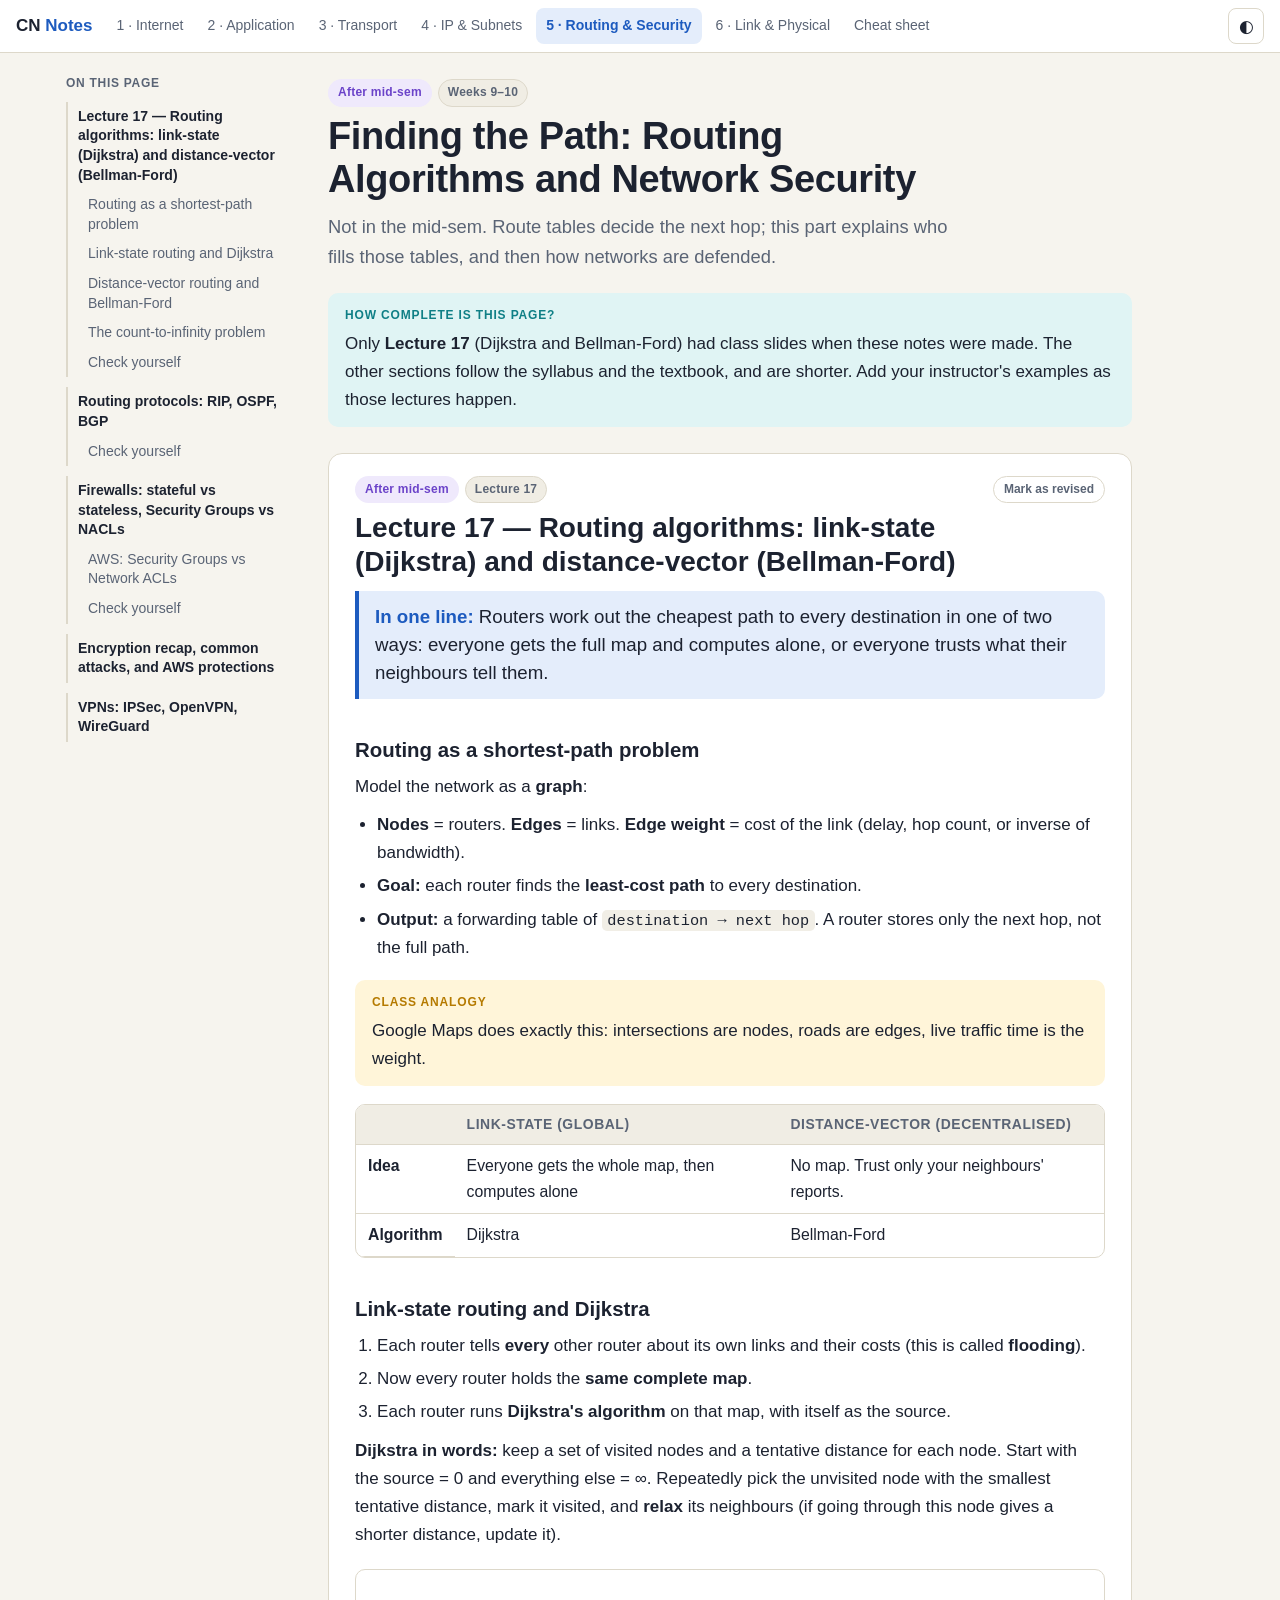
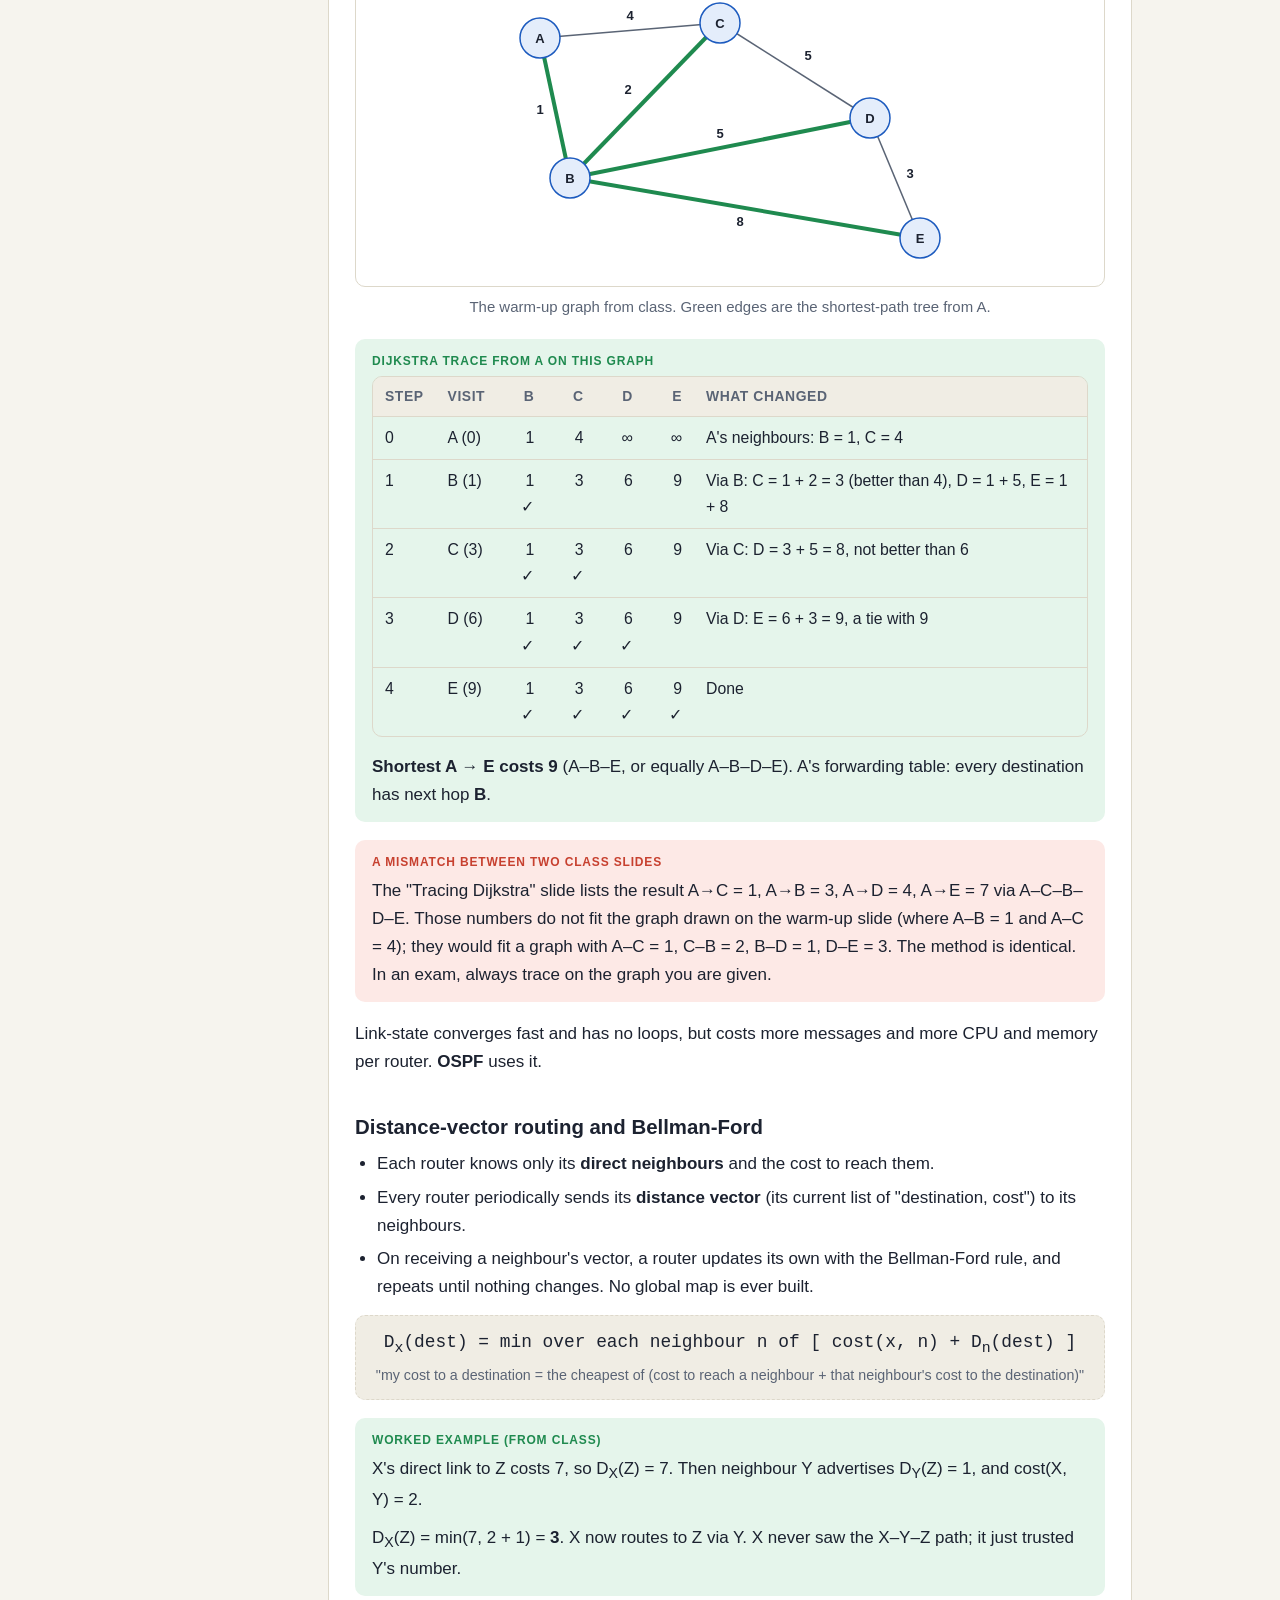
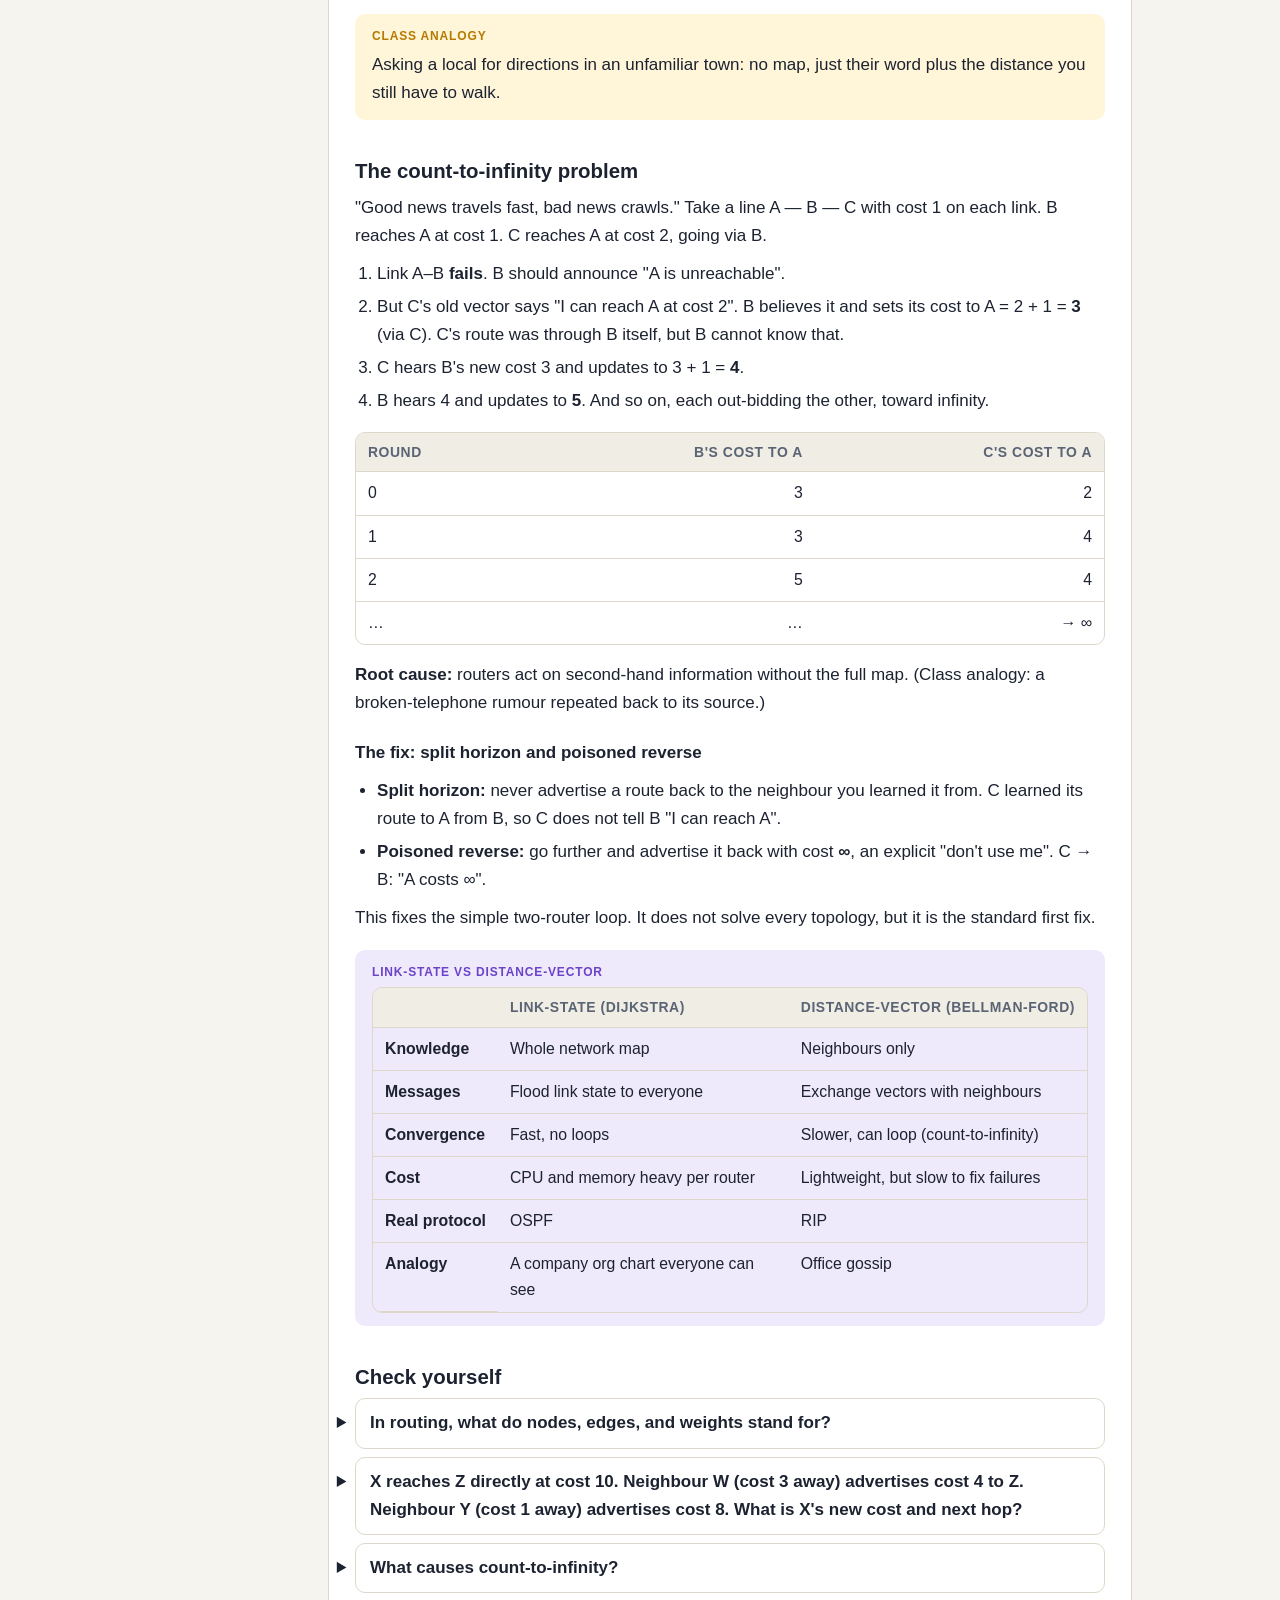
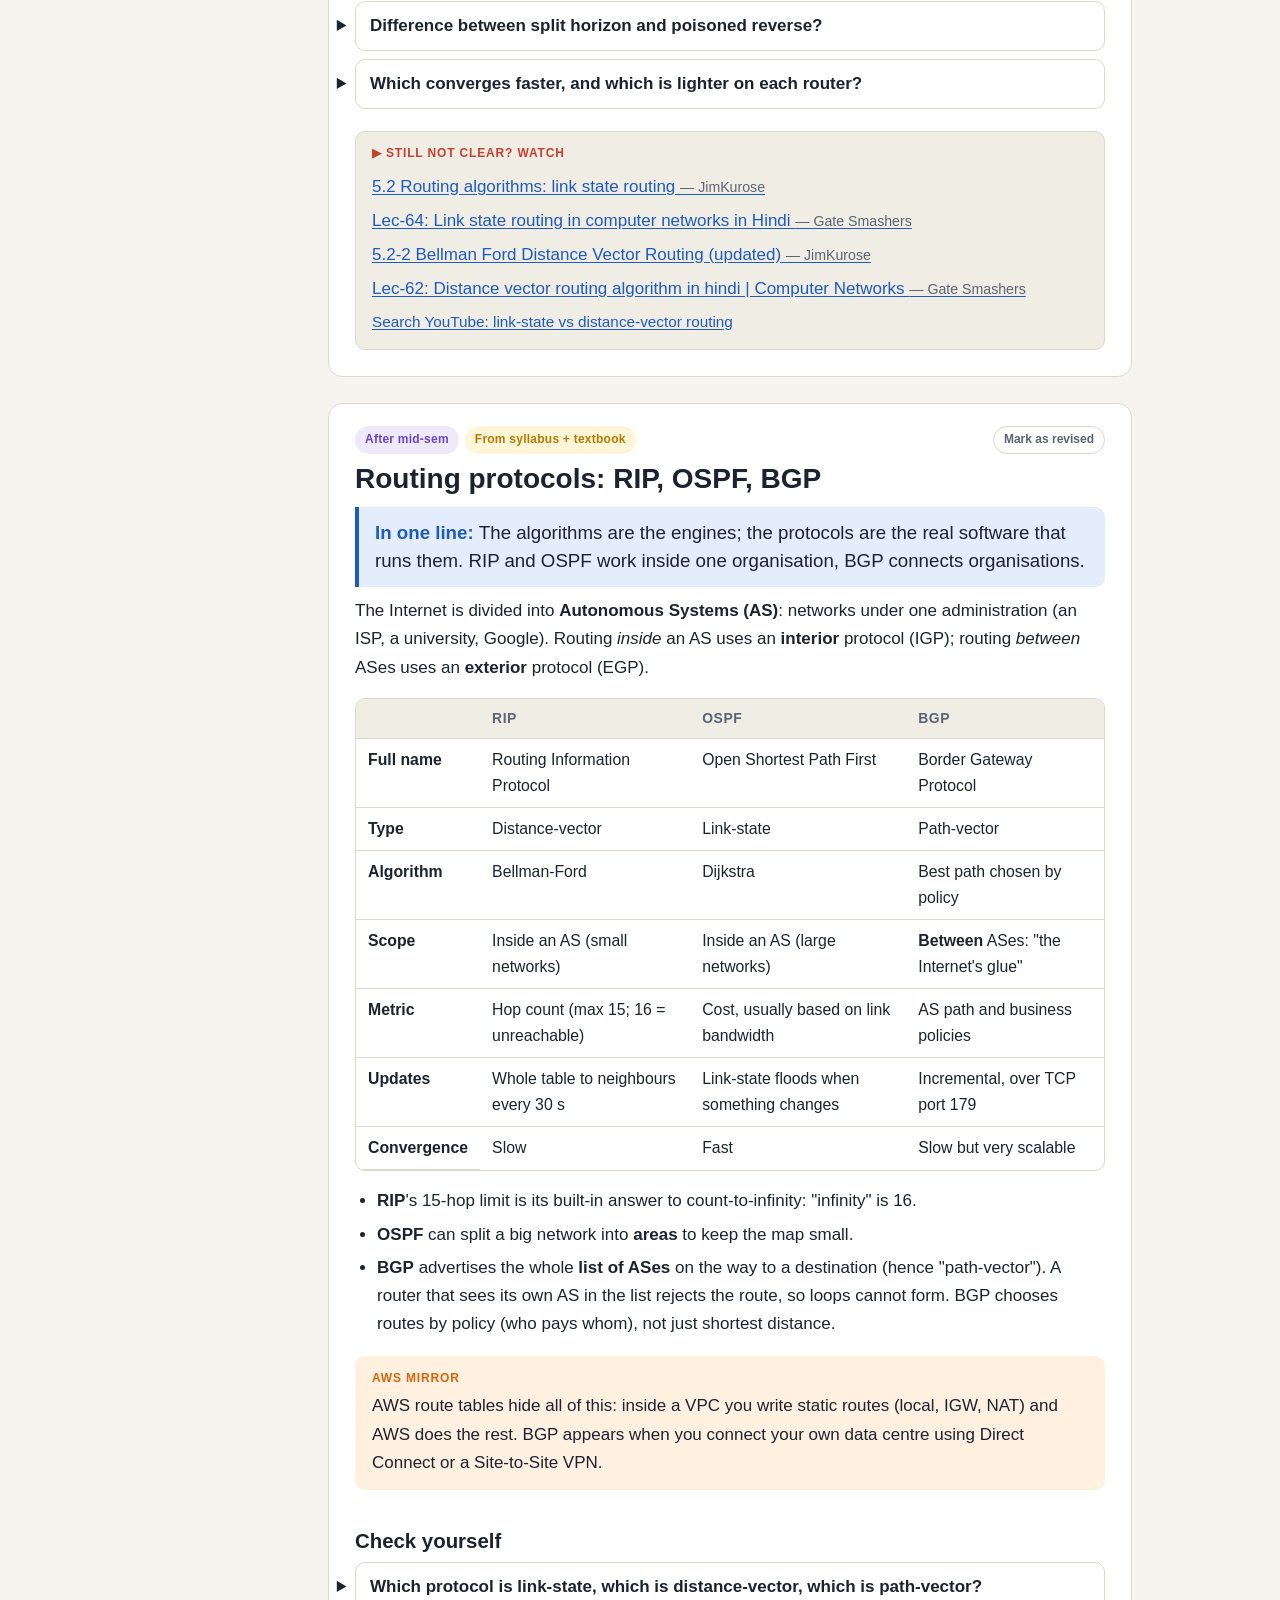
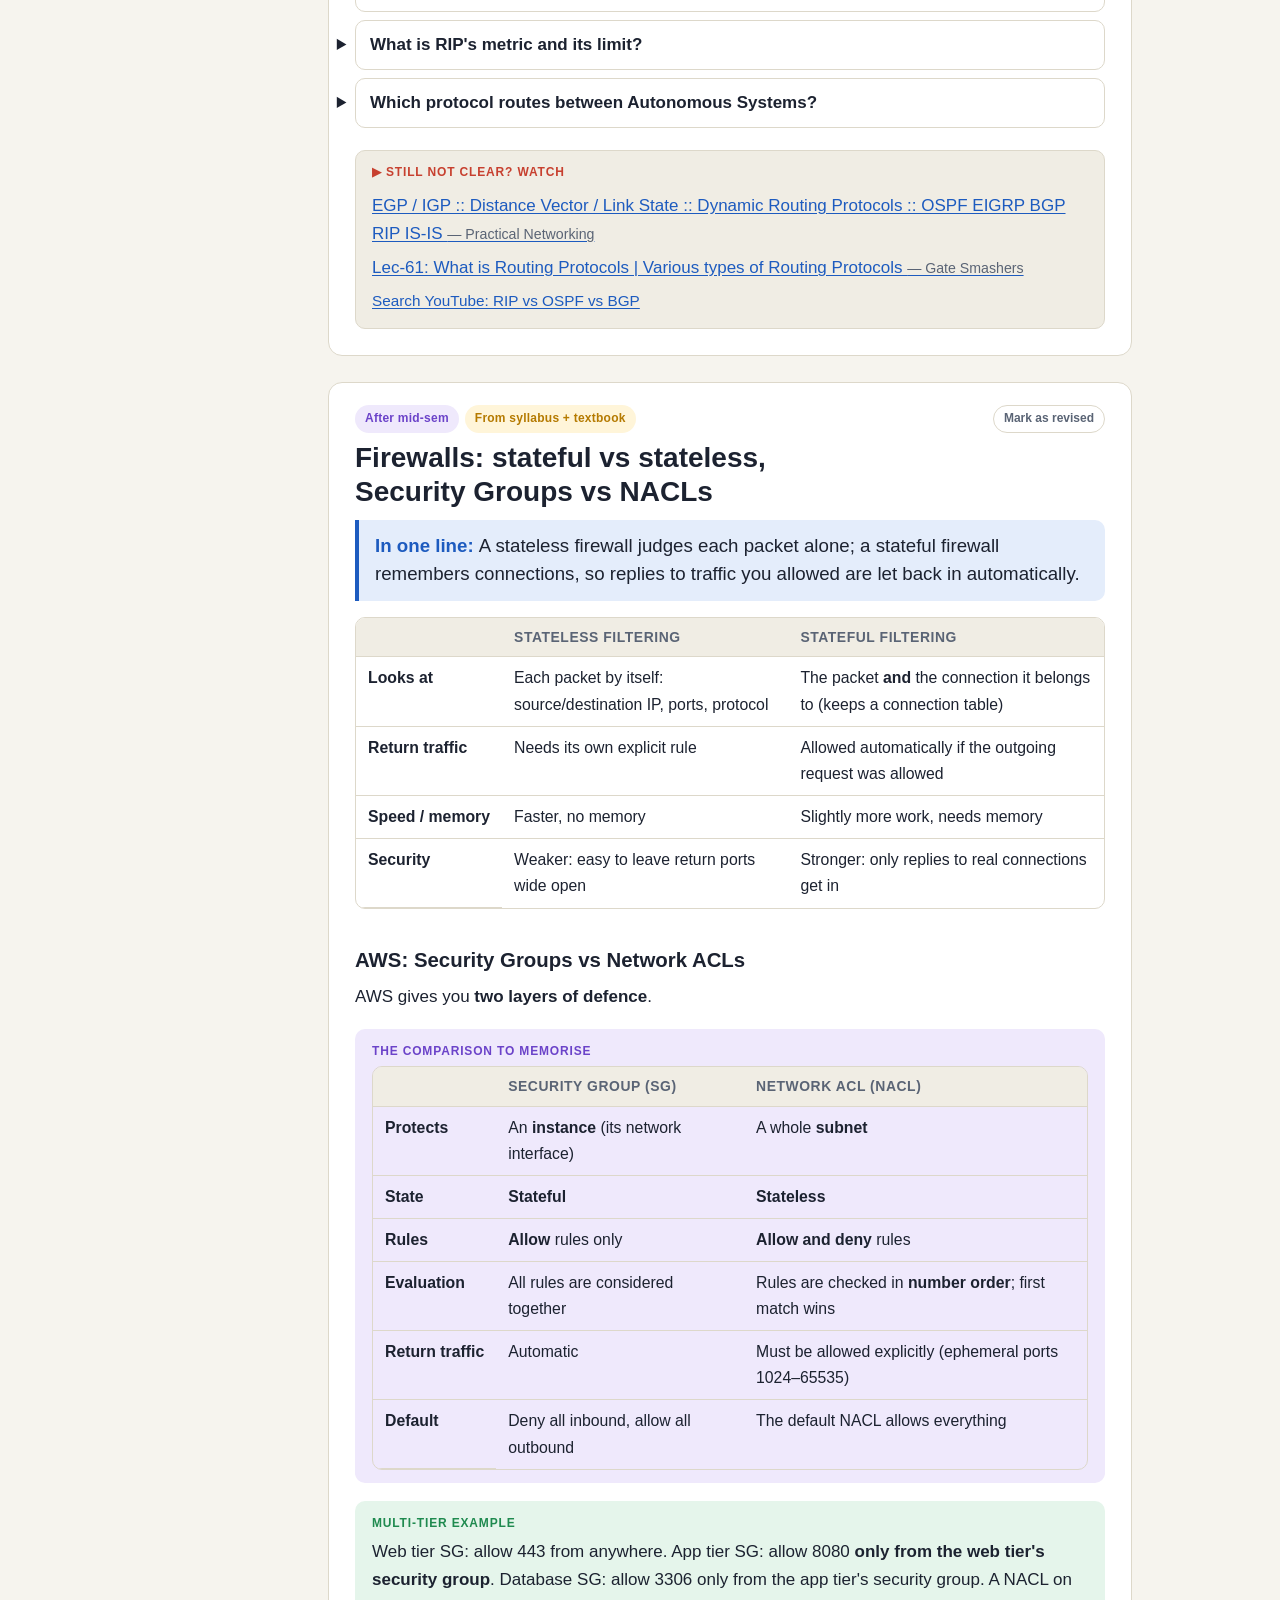
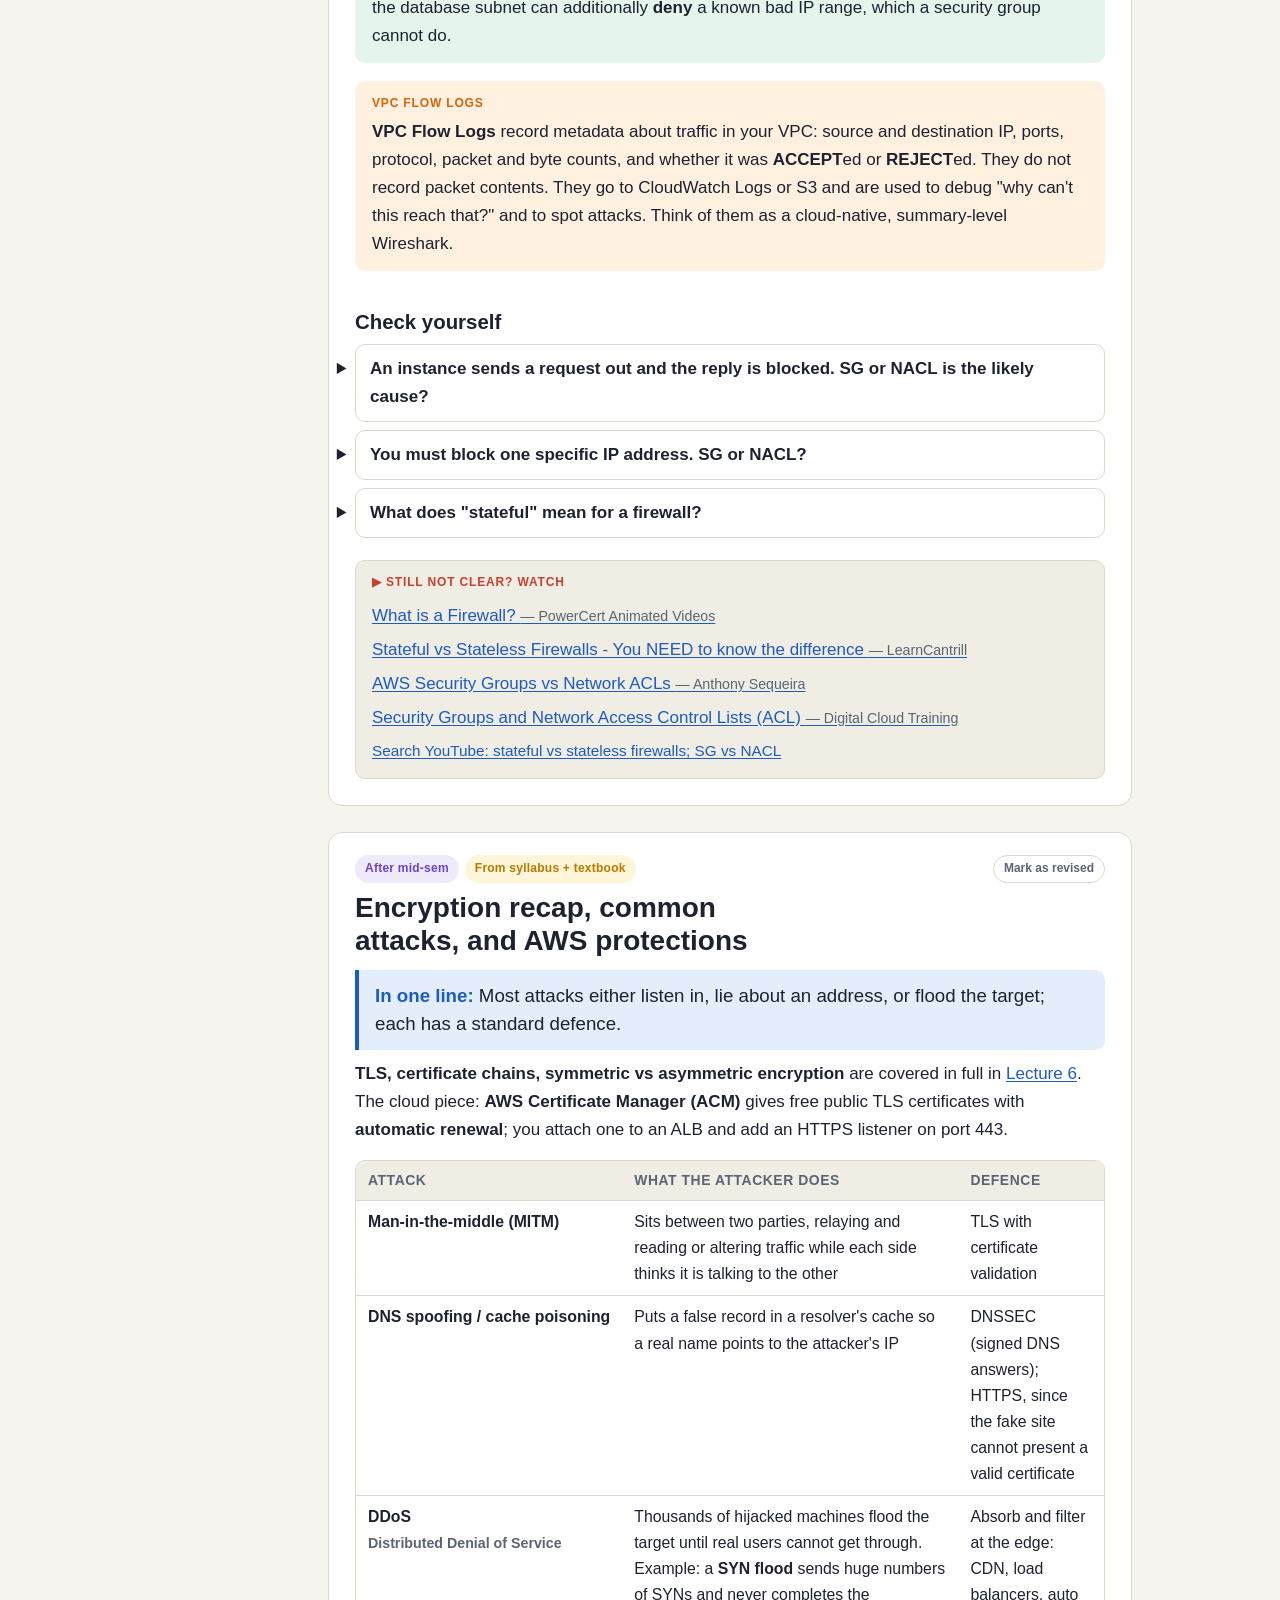
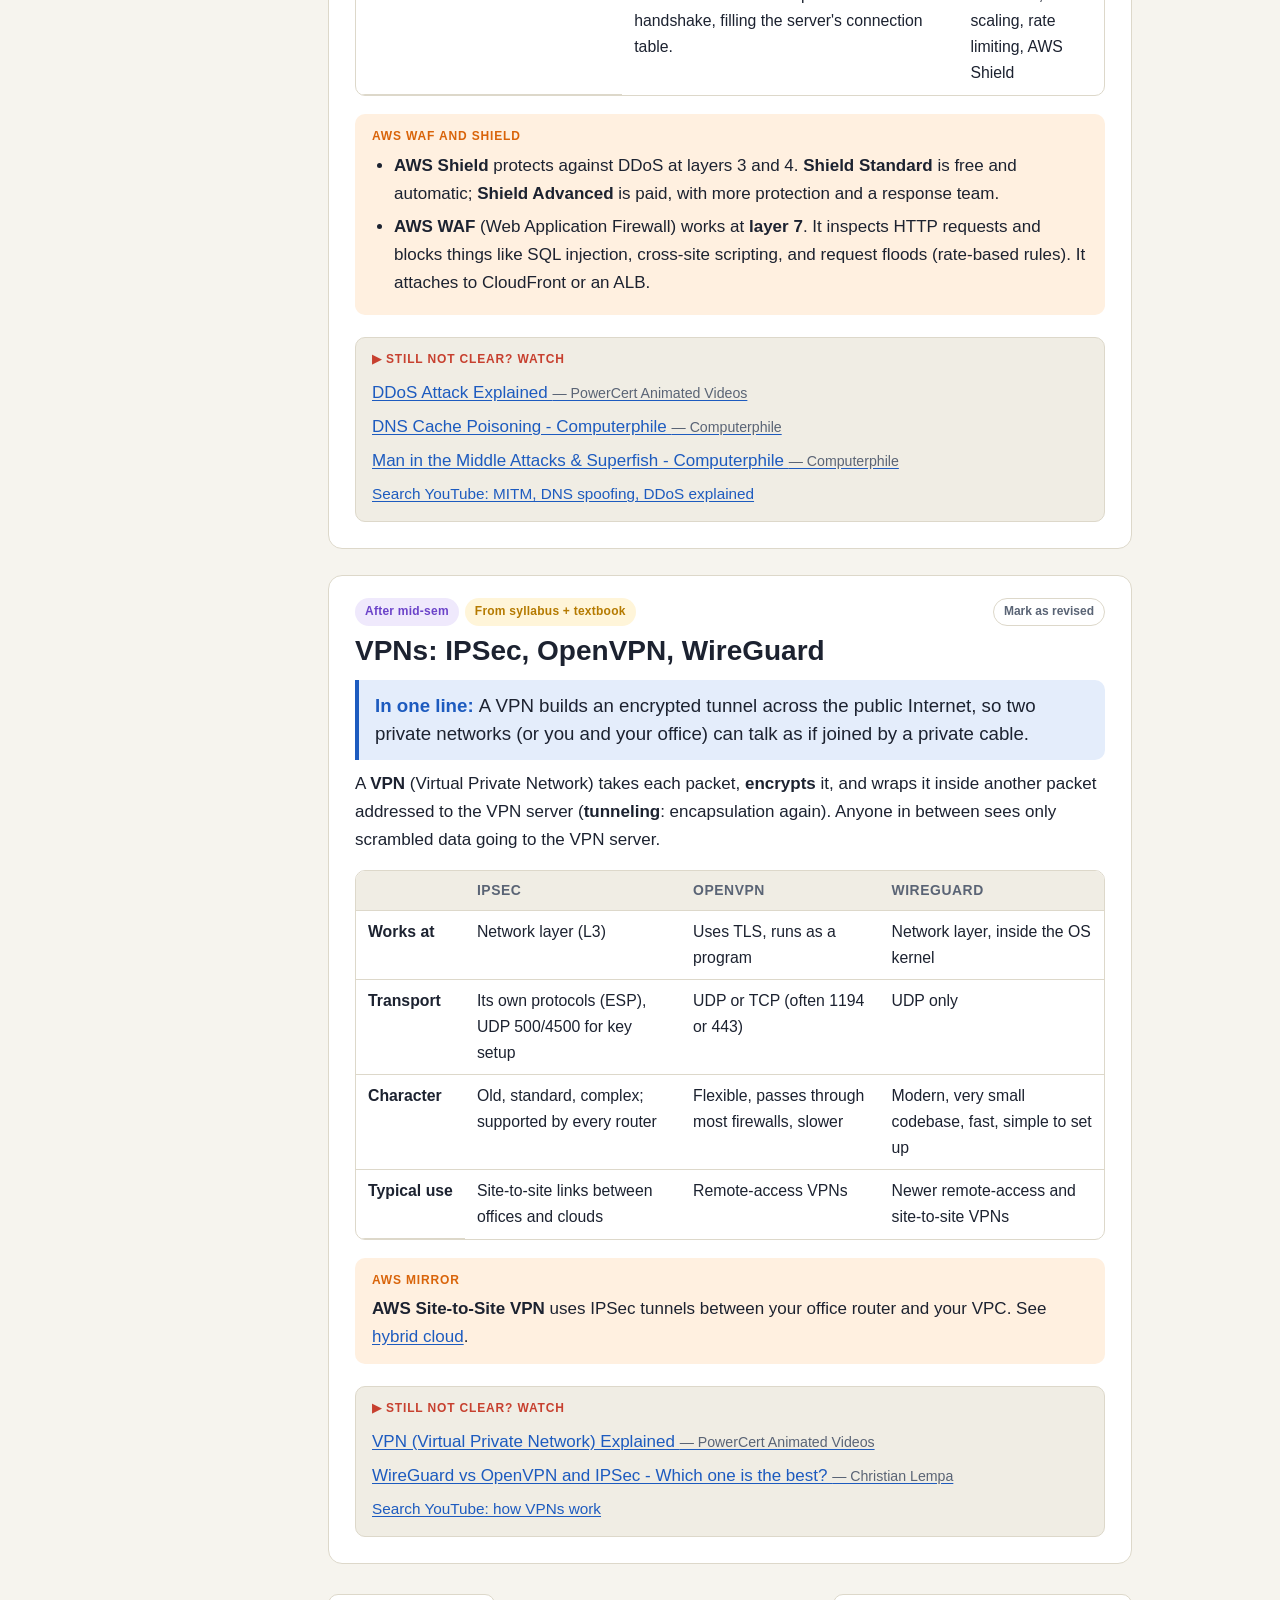
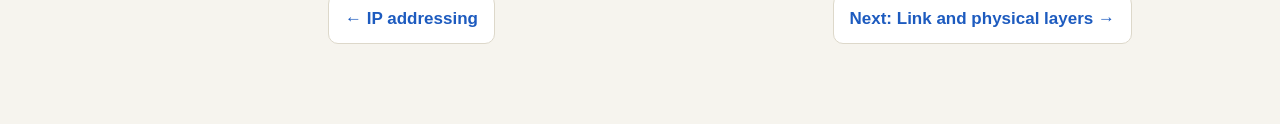
<file: 05-routing-security.html>
<!doctype html>
<html lang="en">
<head>
<meta charset="utf-8">
<meta name="viewport" content="width=device-width, initial-scale=1">
<title>5 · Routing and Network Security — CN Notes</title>
<link rel="stylesheet" href="assets/style.css">
<script>try{var t=localStorage.getItem('cn-theme');if(t)document.documentElement.dataset.theme=t}catch(e){}</script>
</head>
<body>
<header class="top">
  <a class="brand" href="index.html">CN <span>Notes</span></a>
  <nav class="pages">
    <a href="01-how-internet-works.html">1 · Internet</a>
    <a href="02-application-layer.html">2 · Application</a>
    <a href="03-transport-layer.html">3 · Transport</a>
    <a href="04-ip-addressing.html">4 · IP &amp; Subnets</a>
    <a href="05-routing-security.html">5 · Routing &amp; Security</a>
    <a href="06-link-physical-cloud.html">6 · Link &amp; Physical</a>
    <a href="cheatsheet.html">Cheat sheet</a>
  </nav>
  <button id="theme" type="button" aria-label="Switch between light and dark">◐</button>
</header>

<div class="layout">
<nav class="toc" id="toc" aria-label="On this page"></nav>
<main>

<p class="tags"><span class="tag after">After mid-sem</span><span class="tag">Weeks 9–10</span></p>
<h1>Finding the Path: Routing Algorithms and Network Security</h1>
<p class="lede">Not in the mid-sem. Route tables decide the next hop; this part explains who fills those tables, and then how networks are defended.</p>
<div class="box note" data-t="How complete is this page?">
<p>Only <strong>Lecture 17</strong> (Dijkstra and Bellman-Ford) had class slides when these notes were made. The other sections follow the syllabus and the textbook, and are shorter. Add your instructor's examples as those lectures happen.</p>
</div>

<!-- ============================================================ L17 -->
<section class="lec" id="l17">
<header class="lec-head">
  <p class="tags"><span class="tag after">After mid-sem</span><span class="tag">Lecture 17</span></p>
  <h2>Lecture 17 — Routing algorithms: link-state (Dijkstra) and distance-vector (Bellman-Ford)</h2>
  <p class="oneline">Routers work out the cheapest path to every destination in one of two ways: everyone gets the full map and computes alone, or everyone trusts what their neighbours tell them.</p>
</header>

<h3>Routing as a shortest-path problem</h3>
<p>Model the network as a <strong>graph</strong>:</p>
<ul>
<li><strong>Nodes</strong> = routers. <strong>Edges</strong> = links. <strong>Edge weight</strong> = cost of the link (delay, hop count, or inverse of bandwidth).</li>
<li><strong>Goal:</strong> each router finds the <strong>least-cost path</strong> to every destination.</li>
<li><strong>Output:</strong> a forwarding table of <code>destination → next hop</code>. A router stores only the next hop, not the full path.</li>
</ul>
<div class="box analogy" data-t="Class analogy">
<p>Google Maps does exactly this: intersections are nodes, roads are edges, live traffic time is the weight.</p>
</div>
<div class="tw"><table>
<thead><tr><th></th><th>Link-state (global)</th><th>Distance-vector (decentralised)</th></tr></thead>
<tbody>
<tr><th>Idea</th><td>Everyone gets the whole map, then computes alone</td><td>No map. Trust only your neighbours' reports.</td></tr>
<tr><th>Algorithm</th><td>Dijkstra</td><td>Bellman-Ford</td></tr>
</tbody></table></div>

<h3 id="l17-ls">Link-state routing and Dijkstra</h3>
<ol>
<li>Each router tells <strong>every</strong> other router about its own links and their costs (this is called <strong>flooding</strong>).</li>
<li>Now every router holds the <strong>same complete map</strong>.</li>
<li>Each router runs <strong>Dijkstra's algorithm</strong> on that map, with itself as the source.</li>
</ol>
<p><strong>Dijkstra in words:</strong> keep a set of visited nodes and a tentative distance for each node. Start with the source = 0 and everything else = ∞. Repeatedly pick the unvisited node with the smallest tentative distance, mark it visited, and <strong>relax</strong> its neighbours (if going through this node gives a shorter distance, update it).</p>
<figure>
<div class="svgw sm"><svg viewBox="0 0 520 300" role="img" aria-label="Five-node weighted graph from class with the shortest-path tree from A highlighted">
  <g class="ln2"><path d="M70 60L250 45"/><path d="M250 45L400 140"/><path d="M400 140L450 260"/></g>
  <g class="best"><path d="M70 60L100 200"/><path d="M100 200L250 45"/><path d="M100 200L400 140"/><path d="M100 200L450 260"/></g>
  <g class="t" text-anchor="middle" font-weight="700">
    <text x="160" y="42">4</text><text x="70" y="136">1</text><text x="158" y="116">2</text><text x="338" y="82">5</text>
    <text x="250" y="160">5</text><text x="440" y="200">3</text><text x="270" y="248">8</text>
  </g>
  <g class="nd"><circle cx="70" cy="60" r="20"/><circle cx="250" cy="45" r="20"/><circle cx="100" cy="200" r="20"/><circle cx="400" cy="140" r="20"/><circle cx="450" cy="260" r="20"/></g>
  <g class="t" text-anchor="middle" font-weight="700" font-size="15"><text x="70" y="65">A</text><text x="250" y="50">C</text><text x="100" y="205">B</text><text x="400" y="145">D</text><text x="450" y="265">E</text></g>
</svg></div>
<figcaption>The warm-up graph from class. Green edges are the shortest-path tree from A.</figcaption>
</figure>
<div class="box example" data-t="Dijkstra trace from A on this graph">
<div class="tw"><table>
<thead><tr><th>Step</th><th>Visit</th><th class="num">B</th><th class="num">C</th><th class="num">D</th><th class="num">E</th><th>What changed</th></tr></thead>
<tbody>
<tr><td>0</td><td>A (0)</td><td class="num">1</td><td class="num">4</td><td class="num">∞</td><td class="num">∞</td><td>A's neighbours: B = 1, C = 4</td></tr>
<tr><td>1</td><td>B (1)</td><td class="num">1 ✓</td><td class="num">3</td><td class="num">6</td><td class="num">9</td><td>Via B: C = 1 + 2 = 3 (better than 4), D = 1 + 5, E = 1 + 8</td></tr>
<tr><td>2</td><td>C (3)</td><td class="num">1 ✓</td><td class="num">3 ✓</td><td class="num">6</td><td class="num">9</td><td>Via C: D = 3 + 5 = 8, not better than 6</td></tr>
<tr><td>3</td><td>D (6)</td><td class="num">1 ✓</td><td class="num">3 ✓</td><td class="num">6 ✓</td><td class="num">9</td><td>Via D: E = 6 + 3 = 9, a tie with 9</td></tr>
<tr><td>4</td><td>E (9)</td><td class="num">1 ✓</td><td class="num">3 ✓</td><td class="num">6 ✓</td><td class="num">9 ✓</td><td>Done</td></tr>
</tbody></table></div>
<p><strong>Shortest A → E costs 9</strong> (A–B–E, or equally A–B–D–E). A's forwarding table: every destination has next hop <strong>B</strong>.</p>
</div>
<div class="box warn" data-t="A mismatch between two class slides">
<p>The "Tracing Dijkstra" slide lists the result A→C = 1, A→B = 3, A→D = 4, A→E = 7 via A–C–B–D–E. Those numbers do not fit the graph drawn on the warm-up slide (where A–B = 1 and A–C = 4); they would fit a graph with A–C = 1, C–B = 2, B–D = 1, D–E = 3. The method is identical. In an exam, always trace on the graph you are given.</p>
</div>
<p>Link-state converges fast and has no loops, but costs more messages and more CPU and memory per router. <strong>OSPF</strong> uses it.</p>

<h3 id="l17-dv">Distance-vector routing and Bellman-Ford</h3>
<ul>
<li>Each router knows only its <strong>direct neighbours</strong> and the cost to reach them.</li>
<li>Every router periodically sends its <strong>distance vector</strong> (its current list of "destination, cost") to its neighbours.</li>
<li>On receiving a neighbour's vector, a router updates its own with the Bellman-Ford rule, and repeats until nothing changes. No global map is ever built.</li>
</ul>
<div class="formula">D<sub>x</sub>(dest) = min over each neighbour n of [ cost(x, n) + D<sub>n</sub>(dest) ]<small>"my cost to a destination = the cheapest of (cost to reach a neighbour + that neighbour's cost to the destination)"</small></div>
<div class="box example" data-t="Worked example (from class)">
<p>X's direct link to Z costs 7, so D<sub>X</sub>(Z) = 7. Then neighbour Y advertises D<sub>Y</sub>(Z) = 1, and cost(X, Y) = 2.</p>
<p>D<sub>X</sub>(Z) = min(7, 2 + 1) = <strong>3</strong>. X now routes to Z via Y. X never saw the X–Y–Z path; it just trusted Y's number.</p>
</div>
<div class="box analogy" data-t="Class analogy">
<p>Asking a local for directions in an unfamiliar town: no map, just their word plus the distance you still have to walk.</p>
</div>

<h3 id="l17-cti">The count-to-infinity problem</h3>
<p>"Good news travels fast, bad news crawls." Take a line A — B — C with cost 1 on each link. B reaches A at cost 1. C reaches A at cost 2, going via B.</p>
<ol>
<li>Link A–B <strong>fails</strong>. B should announce "A is unreachable".</li>
<li>But C's old vector says "I can reach A at cost 2". B believes it and sets its cost to A = 2 + 1 = <strong>3</strong> (via C). C's route was through B itself, but B cannot know that.</li>
<li>C hears B's new cost 3 and updates to 3 + 1 = <strong>4</strong>.</li>
<li>B hears 4 and updates to <strong>5</strong>. And so on, each out-bidding the other, toward infinity.</li>
</ol>
<div class="tw"><table>
<thead><tr><th>Round</th><th class="num">B's cost to A</th><th class="num">C's cost to A</th></tr></thead>
<tbody>
<tr><td>0</td><td class="num">3</td><td class="num">2</td></tr>
<tr><td>1</td><td class="num">3</td><td class="num">4</td></tr>
<tr><td>2</td><td class="num">5</td><td class="num">4</td></tr>
<tr><td>…</td><td class="num">…</td><td class="num">→ ∞</td></tr>
</tbody></table></div>
<p><strong>Root cause:</strong> routers act on second-hand information without the full map. (Class analogy: a broken-telephone rumour repeated back to its source.)</p>
<h4>The fix: split horizon and poisoned reverse</h4>
<ul>
<li><strong>Split horizon:</strong> never advertise a route back to the neighbour you learned it from. C learned its route to A from B, so C does not tell B "I can reach A".</li>
<li><strong>Poisoned reverse:</strong> go further and advertise it back with cost <strong>∞</strong>, an explicit "don't use me". C → B: "A costs ∞".</li>
</ul>
<p>This fixes the simple two-router loop. It does not solve every topology, but it is the standard first fix.</p>

<div class="box exam" data-t="Link-state vs distance-vector">
<div class="tw"><table>
<thead><tr><th></th><th>Link-state (Dijkstra)</th><th>Distance-vector (Bellman-Ford)</th></tr></thead>
<tbody>
<tr><th>Knowledge</th><td>Whole network map</td><td>Neighbours only</td></tr>
<tr><th>Messages</th><td>Flood link state to everyone</td><td>Exchange vectors with neighbours</td></tr>
<tr><th>Convergence</th><td>Fast, no loops</td><td>Slower, can loop (count-to-infinity)</td></tr>
<tr><th>Cost</th><td>CPU and memory heavy per router</td><td>Lightweight, but slow to fix failures</td></tr>
<tr><th>Real protocol</th><td>OSPF</td><td>RIP</td></tr>
<tr><th>Analogy</th><td>A company org chart everyone can see</td><td>Office gossip</td></tr>
</tbody></table></div>
</div>

<div class="quiz">
<h3>Check yourself</h3>
<details><summary>In routing, what do nodes, edges, and weights stand for?</summary><p>Routers, links, and link costs (delay, hops, or inverse bandwidth).</p></details>
<details><summary>X reaches Z directly at cost 10. Neighbour W (cost 3 away) advertises cost 4 to Z. Neighbour Y (cost 1 away) advertises cost 8. What is X's new cost and next hop?</summary><p>min(10, 3 + 4 = 7, 1 + 8 = 9) = 7, via W.</p></details>
<details><summary>What causes count-to-infinity?</summary><p>After a link fails, a router accepts a neighbour's stale route that actually passes through itself. The two keep increasing their costs in turn.</p></details>
<details><summary>Difference between split horizon and poisoned reverse?</summary><p>Split horizon: say nothing about a route to the neighbour you learned it from. Poisoned reverse: advertise it back to that neighbour with infinite cost.</p></details>
<details><summary>Which converges faster, and which is lighter on each router?</summary><p>Link-state converges faster. Distance-vector is lighter.</p></details>
</div>
<p class="watch" data-topics="dijkstra-link-state distance-vector"><a class="search" href="https://www.youtube.com/results?search_query=link+state+vs+distance+vector+routing+explained">Search YouTube: link-state vs distance-vector routing</a></p>
</section>

<!-- ============================================================ protocols -->
<section class="lec" id="protocols">
<header class="lec-head">
  <p class="tags"><span class="tag after">After mid-sem</span><span class="tag warn">From syllabus + textbook</span></p>
  <h2>Routing protocols: RIP, OSPF, BGP</h2>
  <p class="oneline">The algorithms are the engines; the protocols are the real software that runs them. RIP and OSPF work inside one organisation, BGP connects organisations.</p>
</header>
<p>The Internet is divided into <strong>Autonomous Systems (AS)</strong>: networks under one administration (an ISP, a university, Google). Routing <em>inside</em> an AS uses an <strong>interior</strong> protocol (IGP); routing <em>between</em> ASes uses an <strong>exterior</strong> protocol (EGP).</p>
<div class="tw"><table>
<thead><tr><th></th><th>RIP</th><th>OSPF</th><th>BGP</th></tr></thead>
<tbody>
<tr><th>Full name</th><td>Routing Information Protocol</td><td>Open Shortest Path First</td><td>Border Gateway Protocol</td></tr>
<tr><th>Type</th><td>Distance-vector</td><td>Link-state</td><td>Path-vector</td></tr>
<tr><th>Algorithm</th><td>Bellman-Ford</td><td>Dijkstra</td><td>Best path chosen by policy</td></tr>
<tr><th>Scope</th><td>Inside an AS (small networks)</td><td>Inside an AS (large networks)</td><td><strong>Between</strong> ASes: "the Internet's glue"</td></tr>
<tr><th>Metric</th><td>Hop count (max 15; 16 = unreachable)</td><td>Cost, usually based on link bandwidth</td><td>AS path and business policies</td></tr>
<tr><th>Updates</th><td>Whole table to neighbours every 30 s</td><td>Link-state floods when something changes</td><td>Incremental, over TCP port 179</td></tr>
<tr><th>Convergence</th><td>Slow</td><td>Fast</td><td>Slow but very scalable</td></tr>
</tbody></table></div>
<ul>
<li><strong>RIP</strong>'s 15-hop limit is its built-in answer to count-to-infinity: "infinity" is 16.</li>
<li><strong>OSPF</strong> can split a big network into <strong>areas</strong> to keep the map small.</li>
<li><strong>BGP</strong> advertises the whole <strong>list of ASes</strong> on the way to a destination (hence "path-vector"). A router that sees its own AS in the list rejects the route, so loops cannot form. BGP chooses routes by policy (who pays whom), not just shortest distance.</li>
</ul>
<aside class="box aws" data-t="AWS mirror">
<p>AWS route tables hide all of this: inside a VPC you write static routes (local, IGW, NAT) and AWS does the rest. BGP appears when you connect your own data centre using Direct Connect or a Site-to-Site VPN.</p>
</aside>
<div class="quiz">
<h3>Check yourself</h3>
<details><summary>Which protocol is link-state, which is distance-vector, which is path-vector?</summary><p>OSPF, RIP, BGP.</p></details>
<details><summary>What is RIP's metric and its limit?</summary><p>Hop count, maximum 15. 16 means unreachable.</p></details>
<details><summary>Which protocol routes between Autonomous Systems?</summary><p>BGP.</p></details>
</div>
<p class="watch" data-topics="rip-ospf-bgp"><a class="search" href="https://www.youtube.com/results?search_query=RIP+vs+OSPF+vs+BGP+explained">Search YouTube: RIP vs OSPF vs BGP</a></p>
</section>

<!-- ============================================================ firewalls -->
<section class="lec" id="firewalls">
<header class="lec-head">
  <p class="tags"><span class="tag after">After mid-sem</span><span class="tag warn">From syllabus + textbook</span></p>
  <h2>Firewalls: stateful vs stateless, Security Groups vs NACLs</h2>
  <p class="oneline">A stateless firewall judges each packet alone; a stateful firewall remembers connections, so replies to traffic you allowed are let back in automatically.</p>
</header>
<div class="tw"><table>
<thead><tr><th></th><th>Stateless filtering</th><th>Stateful filtering</th></tr></thead>
<tbody>
<tr><th>Looks at</th><td>Each packet by itself: source/destination IP, ports, protocol</td><td>The packet <strong>and</strong> the connection it belongs to (keeps a connection table)</td></tr>
<tr><th>Return traffic</th><td>Needs its own explicit rule</td><td>Allowed automatically if the outgoing request was allowed</td></tr>
<tr><th>Speed / memory</th><td>Faster, no memory</td><td>Slightly more work, needs memory</td></tr>
<tr><th>Security</th><td>Weaker: easy to leave return ports wide open</td><td>Stronger: only replies to real connections get in</td></tr>
</tbody></table></div>

<h3 id="sg-nacl">AWS: Security Groups vs Network ACLs</h3>
<p>AWS gives you <strong>two layers of defence</strong>.</p>
<div class="box exam" data-t="The comparison to memorise">
<div class="tw"><table>
<thead><tr><th></th><th>Security Group (SG)</th><th>Network ACL (NACL)</th></tr></thead>
<tbody>
<tr><th>Protects</th><td>An <strong>instance</strong> (its network interface)</td><td>A whole <strong>subnet</strong></td></tr>
<tr><th>State</th><td><strong>Stateful</strong></td><td><strong>Stateless</strong></td></tr>
<tr><th>Rules</th><td><strong>Allow</strong> rules only</td><td><strong>Allow and deny</strong> rules</td></tr>
<tr><th>Evaluation</th><td>All rules are considered together</td><td>Rules are checked in <strong>number order</strong>; first match wins</td></tr>
<tr><th>Return traffic</th><td>Automatic</td><td>Must be allowed explicitly (ephemeral ports 1024–65535)</td></tr>
<tr><th>Default</th><td>Deny all inbound, allow all outbound</td><td>The default NACL allows everything</td></tr>
</tbody></table></div>
</div>
<div class="box example" data-t="Multi-tier example">
<p>Web tier SG: allow 443 from anywhere. App tier SG: allow 8080 <strong>only from the web tier's security group</strong>. Database SG: allow 3306 only from the app tier's security group. A NACL on the database subnet can additionally <strong>deny</strong> a known bad IP range, which a security group cannot do.</p>
</div>
<aside class="box aws" data-t="VPC Flow Logs">
<p><strong>VPC Flow Logs</strong> record metadata about traffic in your VPC: source and destination IP, ports, protocol, packet and byte counts, and whether it was <strong>ACCEPT</strong>ed or <strong>REJECT</strong>ed. They do not record packet contents. They go to CloudWatch Logs or S3 and are used to debug "why can't this reach that?" and to spot attacks. Think of them as a cloud-native, summary-level Wireshark.</p>
</aside>
<div class="quiz">
<h3>Check yourself</h3>
<details><summary>An instance sends a request out and the reply is blocked. SG or NACL is the likely cause?</summary><p>The NACL. It is stateless, so the inbound reply needs its own allow rule. A security group would let the reply in automatically.</p></details>
<details><summary>You must block one specific IP address. SG or NACL?</summary><p>NACL. Security groups have no deny rules.</p></details>
<details><summary>What does "stateful" mean for a firewall?</summary><p>It tracks connections, so traffic that is part of an allowed connection (such as the reply) is permitted without a separate rule.</p></details>
</div>
<p class="watch" data-topics="firewalls sg-vs-nacl"><a class="search" href="https://www.youtube.com/results?search_query=stateful+vs+stateless+firewall+security+group+vs+NACL">Search YouTube: stateful vs stateless firewalls; SG vs NACL</a></p>
</section>

<!-- ============================================================ attacks -->
<section class="lec" id="attacks">
<header class="lec-head">
  <p class="tags"><span class="tag after">After mid-sem</span><span class="tag warn">From syllabus + textbook</span></p>
  <h2>Encryption recap, common attacks, and AWS protections</h2>
  <p class="oneline">Most attacks either listen in, lie about an address, or flood the target; each has a standard defence.</p>
</header>
<p><strong>TLS, certificate chains, symmetric vs asymmetric encryption</strong> are covered in full in <a href="02-application-layer.html#l6">Lecture 6</a>. The cloud piece: <strong>AWS Certificate Manager (ACM)</strong> gives free public TLS certificates with <strong>automatic renewal</strong>; you attach one to an ALB and add an HTTPS listener on port 443.</p>
<div class="tw"><table>
<thead><tr><th>Attack</th><th>What the attacker does</th><th>Defence</th></tr></thead>
<tbody>
<tr><th>Man-in-the-middle (MITM)</th><td>Sits between two parties, relaying and reading or altering traffic while each side thinks it is talking to the other</td><td>TLS with certificate validation</td></tr>
<tr><th>DNS spoofing / cache poisoning</th><td>Puts a false record in a resolver's cache so a real name points to the attacker's IP</td><td>DNSSEC (signed DNS answers); HTTPS, since the fake site cannot present a valid certificate</td></tr>
<tr><th>DDoS<br><span class="small muted">Distributed Denial of Service</span></th><td>Thousands of hijacked machines flood the target until real users cannot get through. Example: a <strong>SYN flood</strong> sends huge numbers of SYNs and never completes the handshake, filling the server's connection table.</td><td>Absorb and filter at the edge: CDN, load balancers, auto scaling, rate limiting, AWS Shield</td></tr>
</tbody></table></div>
<aside class="box aws" data-t="AWS WAF and Shield">
<ul>
<li><strong>AWS Shield</strong> protects against DDoS at layers 3 and 4. <strong>Shield Standard</strong> is free and automatic; <strong>Shield Advanced</strong> is paid, with more protection and a response team.</li>
<li><strong>AWS WAF</strong> (Web Application Firewall) works at <strong>layer 7</strong>. It inspects HTTP requests and blocks things like SQL injection, cross-site scripting, and request floods (rate-based rules). It attaches to CloudFront or an ALB.</li>
</ul>
</aside>
<p class="watch" data-topics="attacks"><a class="search" href="https://www.youtube.com/results?search_query=DDoS+MITM+DNS+spoofing+attacks+explained">Search YouTube: MITM, DNS spoofing, DDoS explained</a></p>
</section>

<!-- ============================================================ vpn -->
<section class="lec" id="vpn">
<header class="lec-head">
  <p class="tags"><span class="tag after">After mid-sem</span><span class="tag warn">From syllabus + textbook</span></p>
  <h2>VPNs: IPSec, OpenVPN, WireGuard</h2>
  <p class="oneline">A VPN builds an encrypted tunnel across the public Internet, so two private networks (or you and your office) can talk as if joined by a private cable.</p>
</header>
<p>A <strong>VPN</strong> (Virtual Private Network) takes each packet, <strong>encrypts</strong> it, and wraps it inside another packet addressed to the VPN server (<strong>tunneling</strong>: encapsulation again). Anyone in between sees only scrambled data going to the VPN server.</p>
<div class="tw"><table>
<thead><tr><th></th><th>IPSec</th><th>OpenVPN</th><th>WireGuard</th></tr></thead>
<tbody>
<tr><th>Works at</th><td>Network layer (L3)</td><td>Uses TLS, runs as a program</td><td>Network layer, inside the OS kernel</td></tr>
<tr><th>Transport</th><td>Its own protocols (ESP), UDP 500/4500 for key setup</td><td>UDP or TCP (often 1194 or 443)</td><td>UDP only</td></tr>
<tr><th>Character</th><td>Old, standard, complex; supported by every router</td><td>Flexible, passes through most firewalls, slower</td><td>Modern, very small codebase, fast, simple to set up</td></tr>
<tr><th>Typical use</th><td>Site-to-site links between offices and clouds</td><td>Remote-access VPNs</td><td>Newer remote-access and site-to-site VPNs</td></tr>
</tbody></table></div>
<aside class="box aws" data-t="AWS mirror">
<p><strong>AWS Site-to-Site VPN</strong> uses IPSec tunnels between your office router and your VPC. See <a href="06-link-physical-cloud.html#cloud-scale">hybrid cloud</a>.</p>
</aside>
<p class="watch" data-topics="vpn"><a class="search" href="https://www.youtube.com/results?search_query=how+VPN+works+IPSec+WireGuard+OpenVPN">Search YouTube: how VPNs work</a></p>
</section>

<div class="pager"><a href="04-ip-addressing.html">← IP addressing</a><a href="06-link-physical-cloud.html">Next: Link and physical layers →</a></div>

</main>
</div>
<script src="assets/videos.js"></script>
<script src="assets/notes.js"></script>
</body>
</html>
</file>
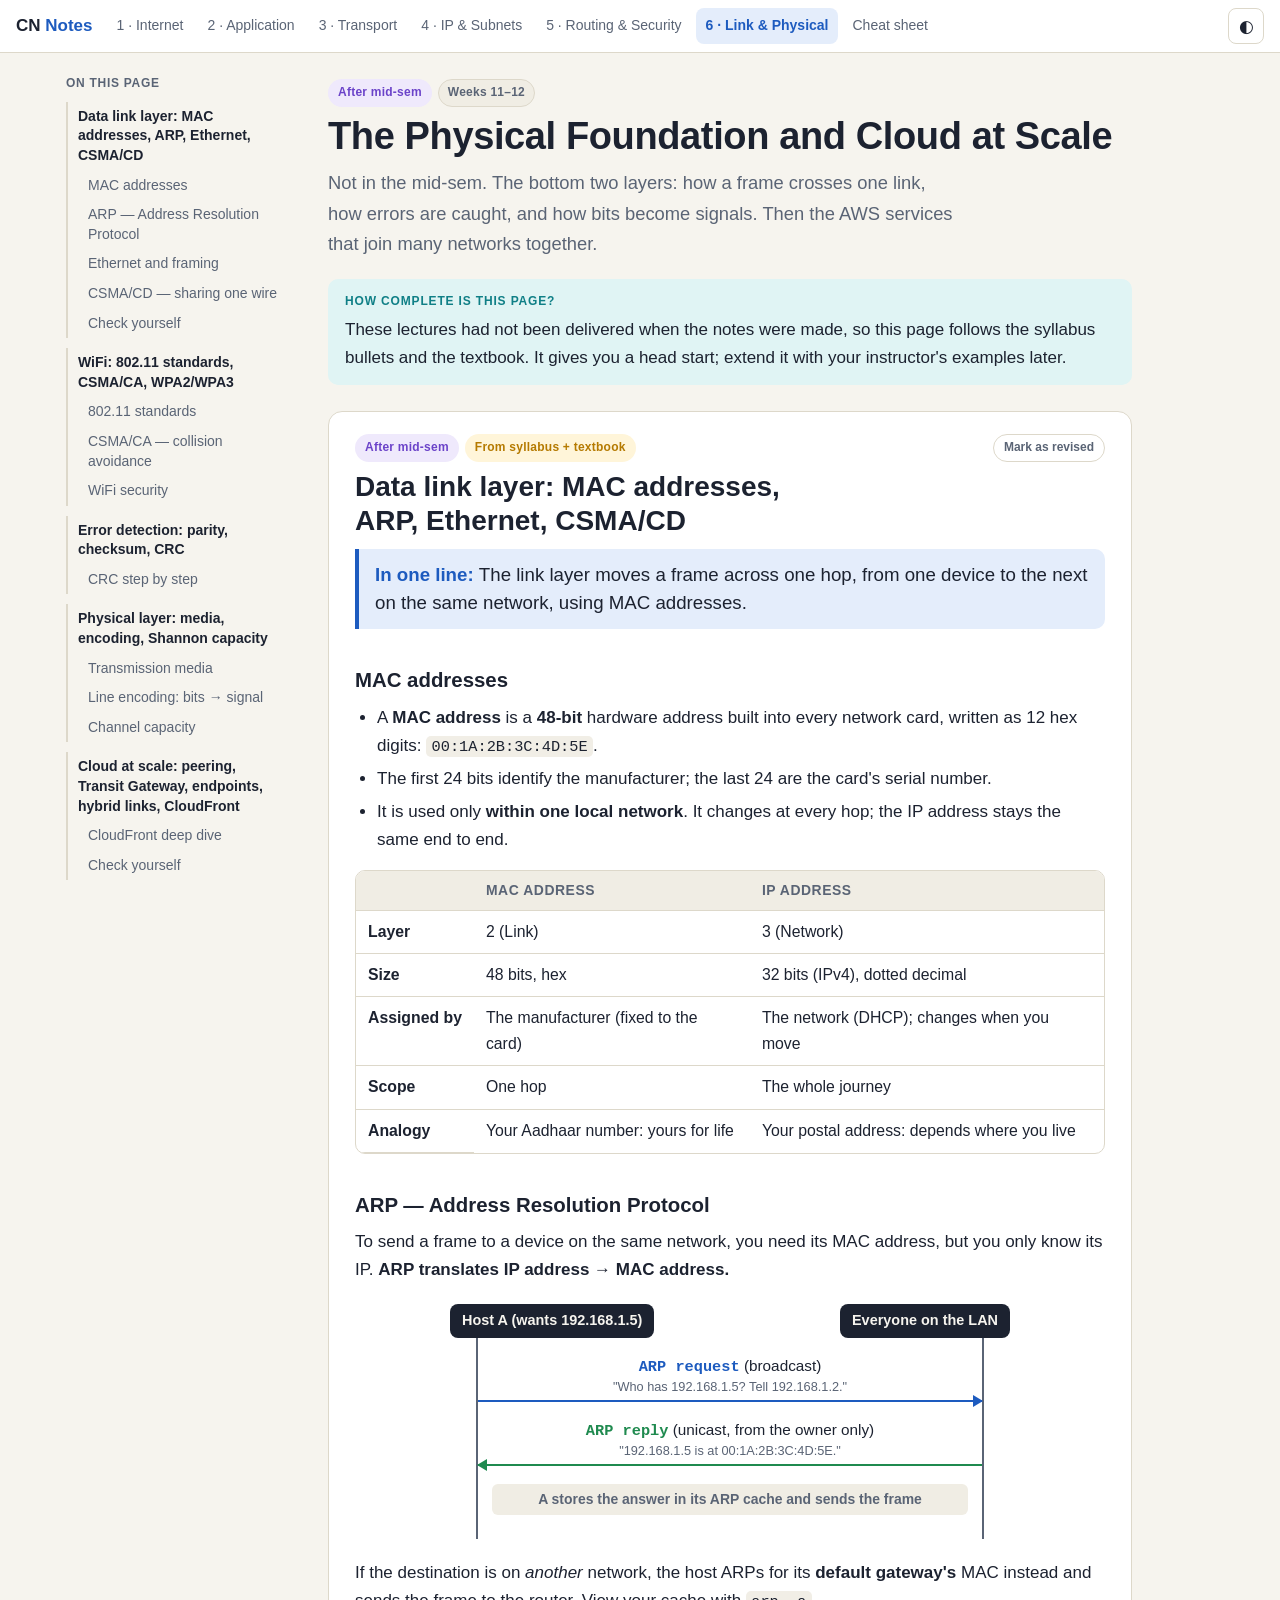
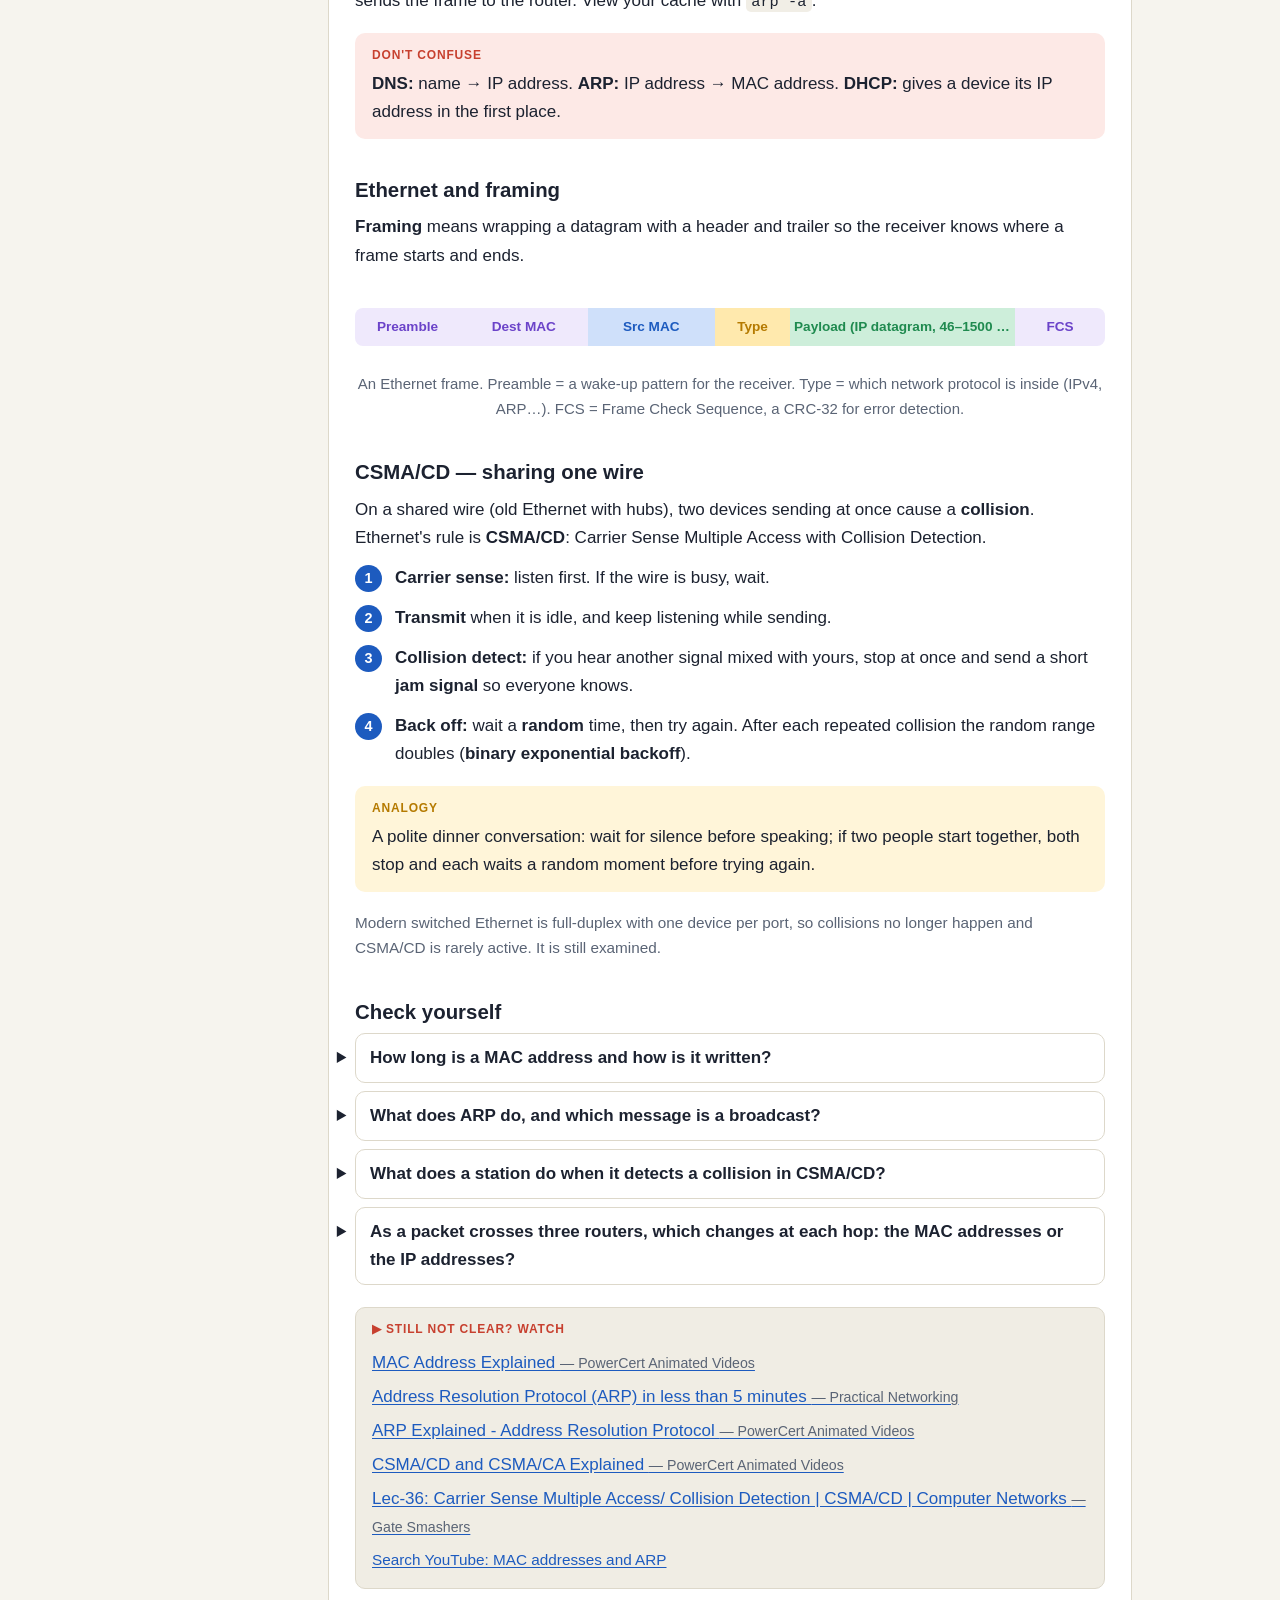
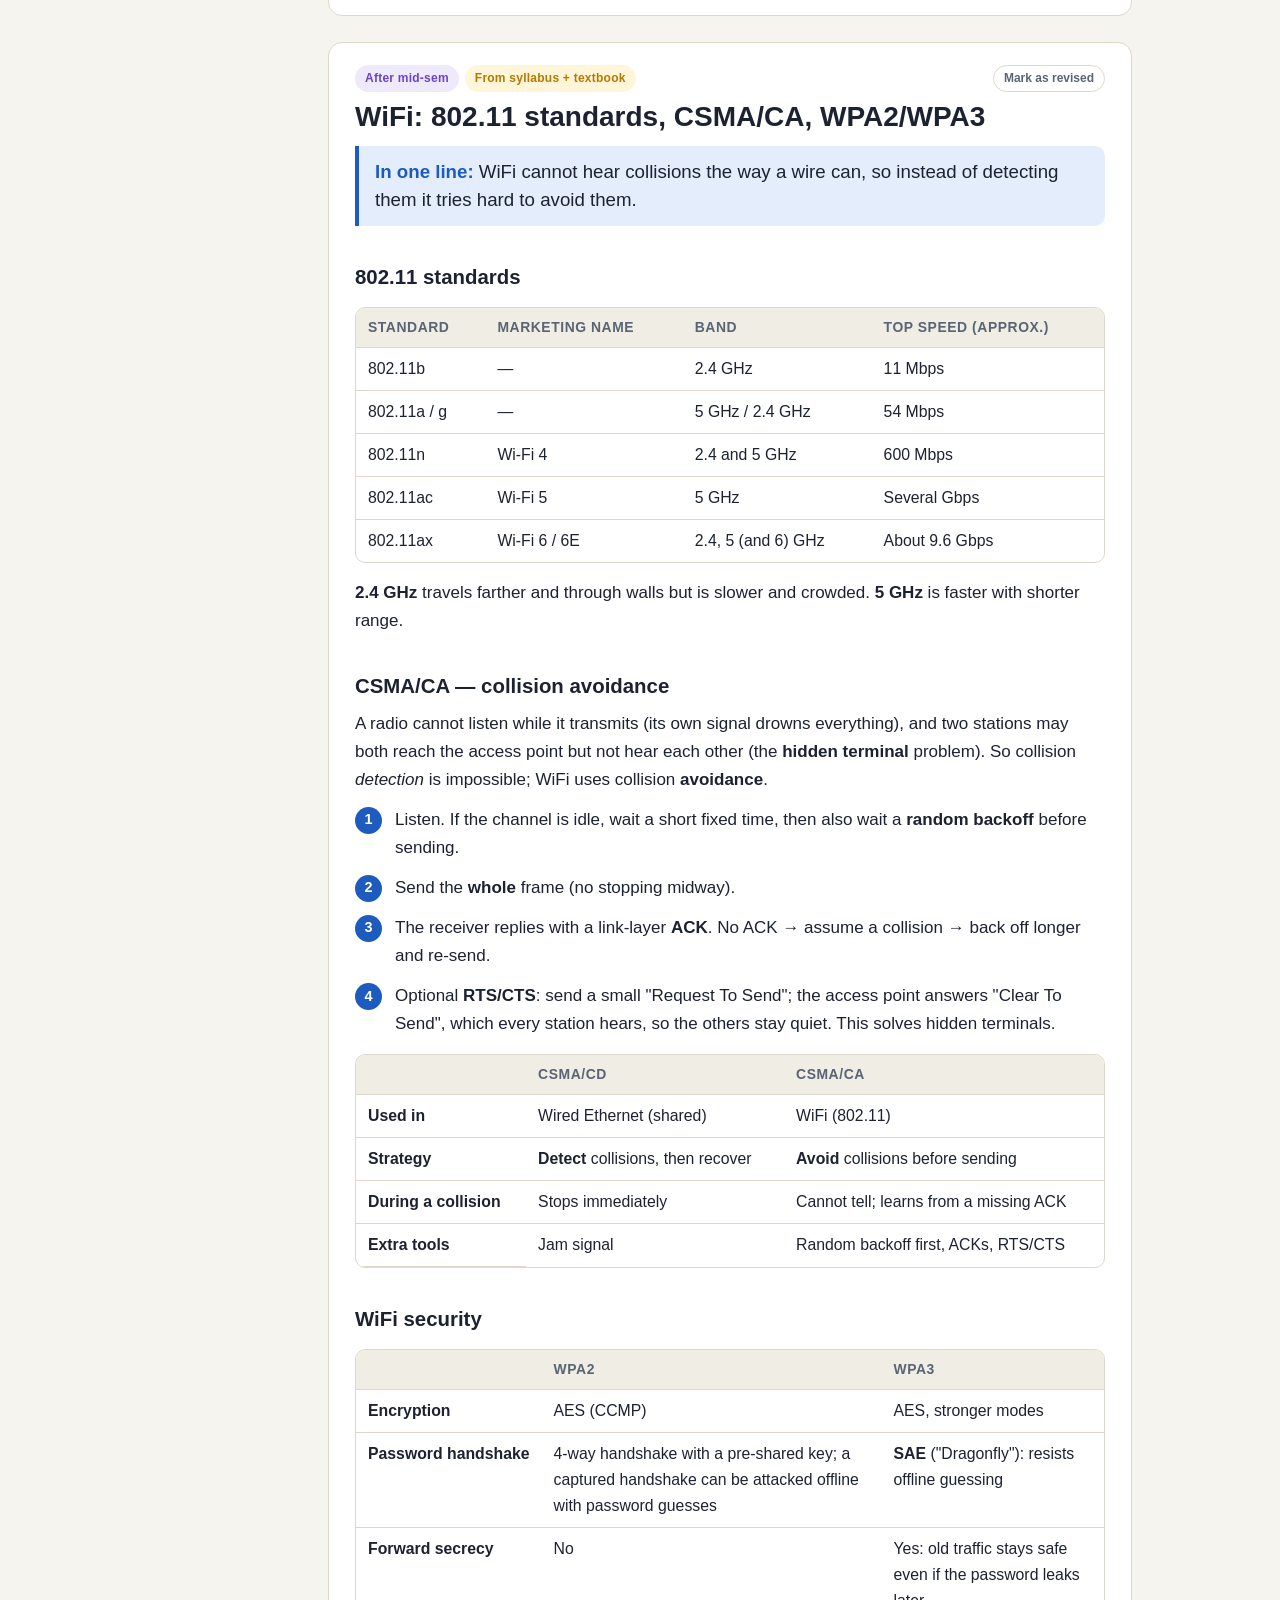
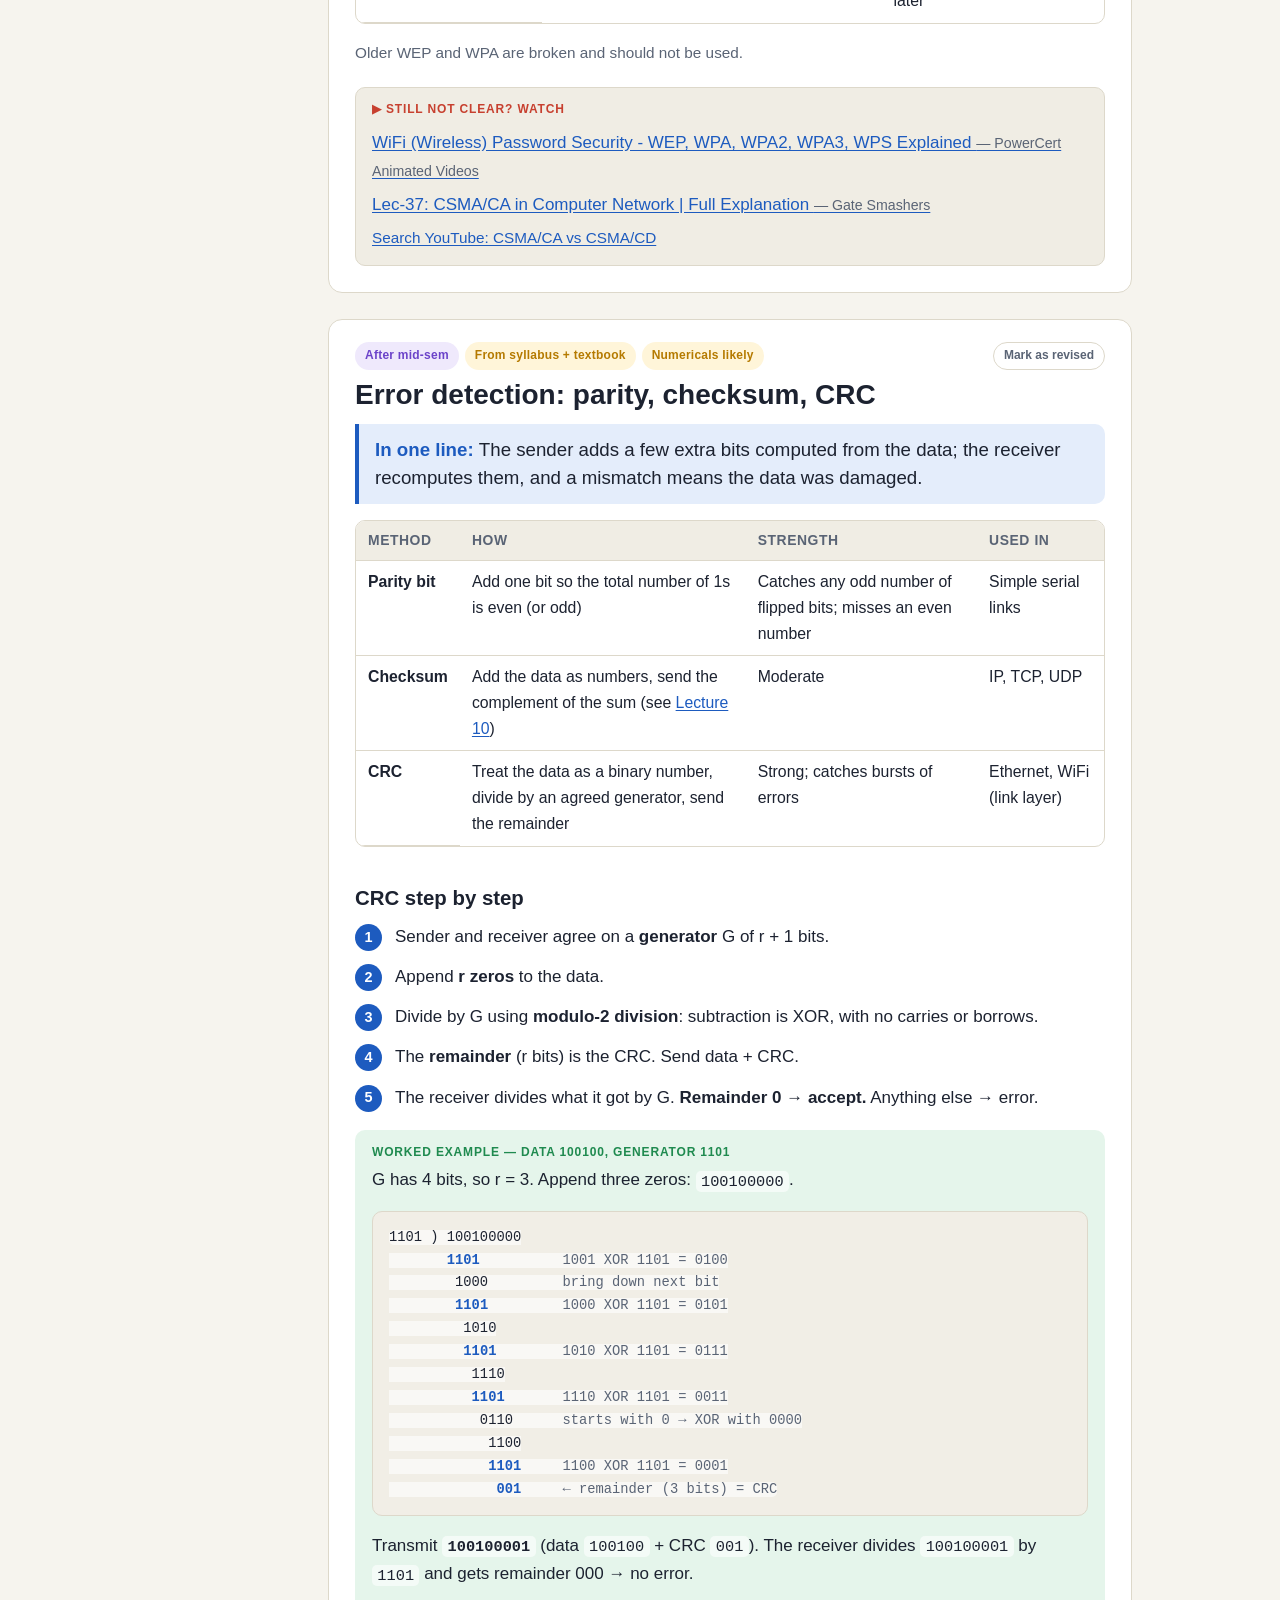
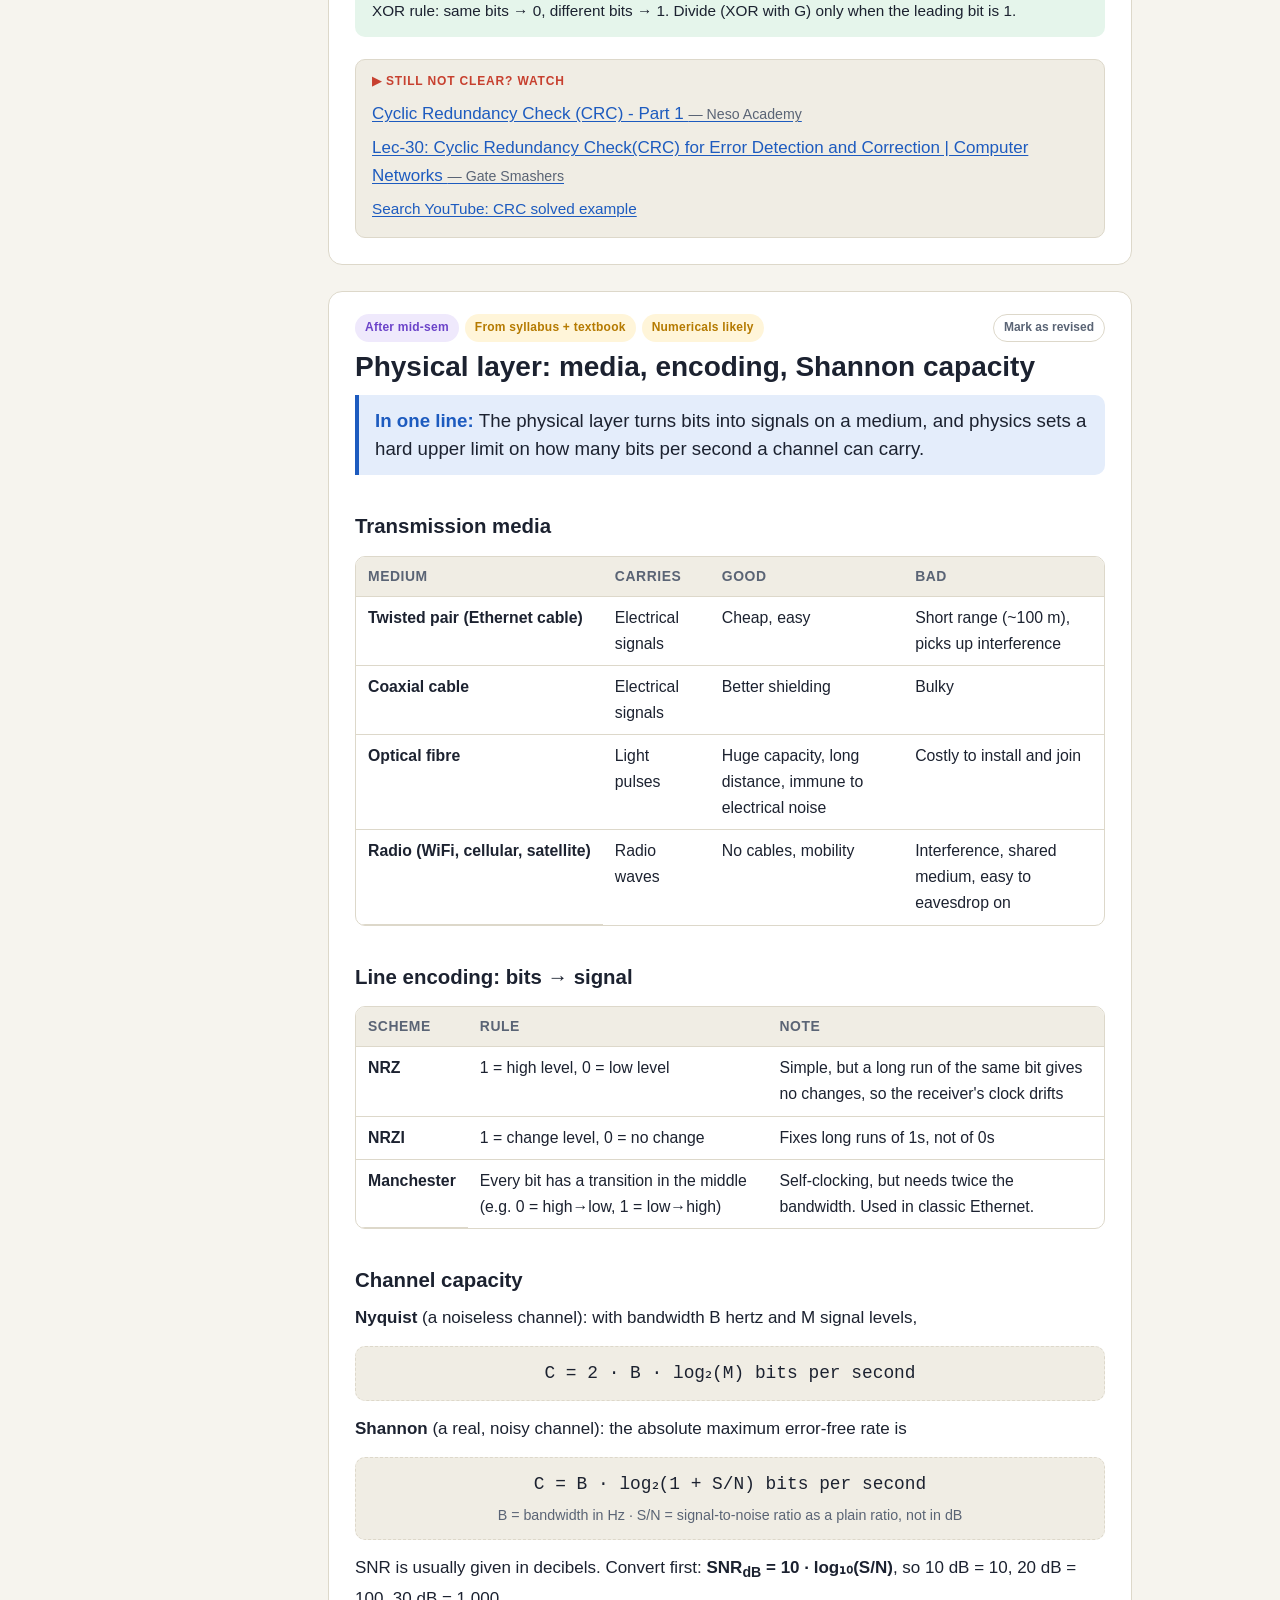
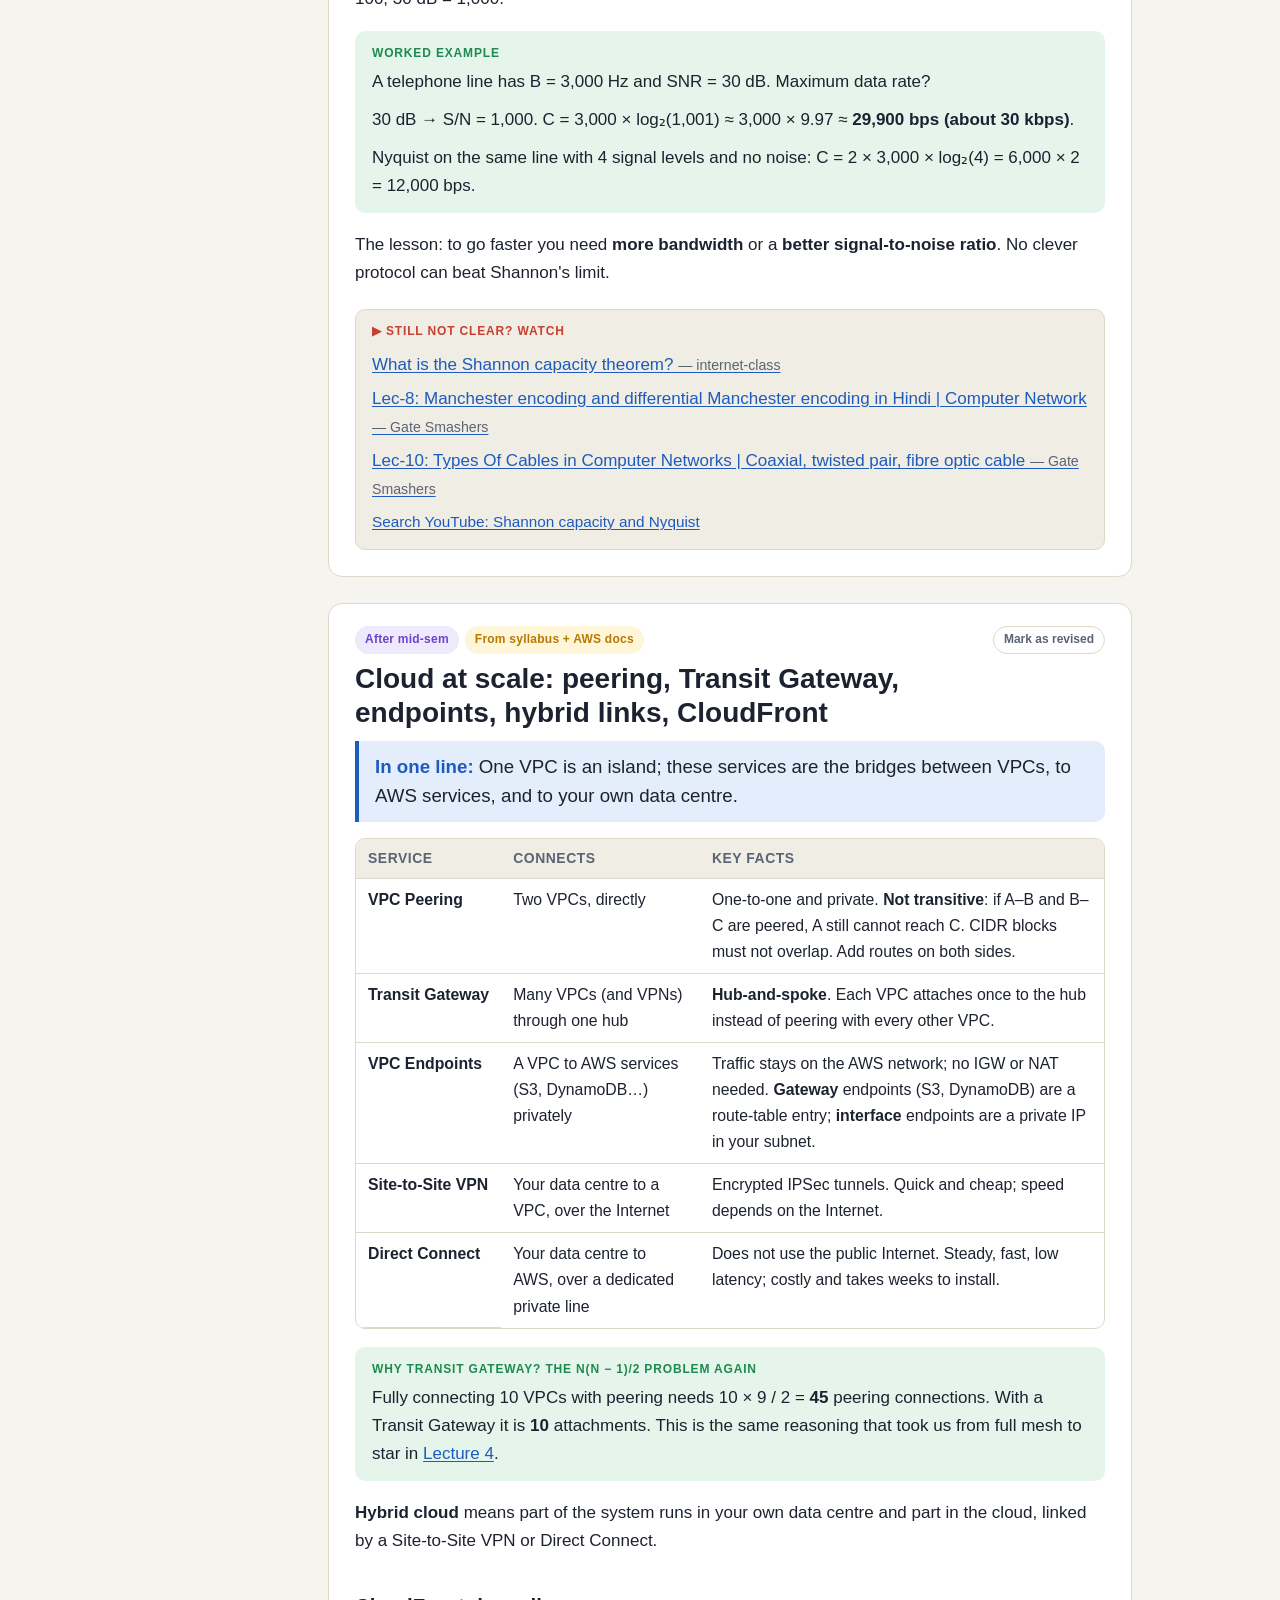
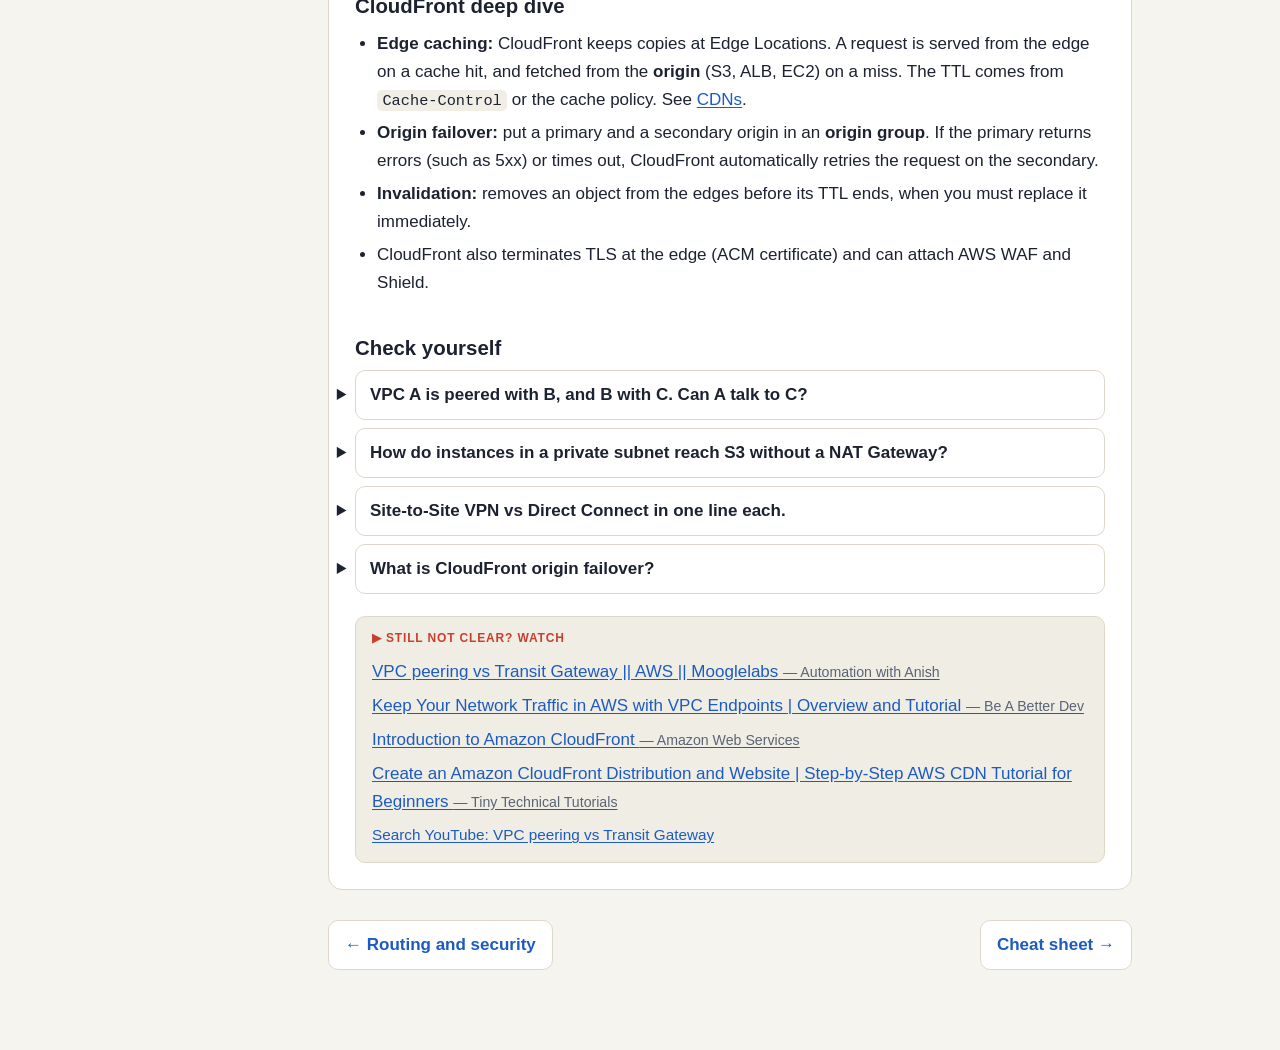
<file: 06-link-physical-cloud.html>
<!doctype html>
<html lang="en">
<head>
<meta charset="utf-8">
<meta name="viewport" content="width=device-width, initial-scale=1">
<title>6 · Link Layer, Physical Layer, Cloud at Scale — CN Notes</title>
<link rel="stylesheet" href="assets/style.css">
<script>try{var t=localStorage.getItem('cn-theme');if(t)document.documentElement.dataset.theme=t}catch(e){}</script>
</head>
<body>
<header class="top">
  <a class="brand" href="index.html">CN <span>Notes</span></a>
  <nav class="pages">
    <a href="01-how-internet-works.html">1 · Internet</a>
    <a href="02-application-layer.html">2 · Application</a>
    <a href="03-transport-layer.html">3 · Transport</a>
    <a href="04-ip-addressing.html">4 · IP &amp; Subnets</a>
    <a href="05-routing-security.html">5 · Routing &amp; Security</a>
    <a href="06-link-physical-cloud.html">6 · Link &amp; Physical</a>
    <a href="cheatsheet.html">Cheat sheet</a>
  </nav>
  <button id="theme" type="button" aria-label="Switch between light and dark">◐</button>
</header>

<div class="layout">
<nav class="toc" id="toc" aria-label="On this page"></nav>
<main>

<p class="tags"><span class="tag after">After mid-sem</span><span class="tag">Weeks 11–12</span></p>
<h1>The Physical Foundation and Cloud at Scale</h1>
<p class="lede">Not in the mid-sem. The bottom two layers: how a frame crosses one link, how errors are caught, and how bits become signals. Then the AWS services that join many networks together.</p>
<div class="box note" data-t="How complete is this page?">
<p>These lectures had not been delivered when the notes were made, so this page follows the syllabus bullets and the textbook. It gives you a head start; extend it with your instructor's examples later.</p>
</div>

<!-- ============================================================ link -->
<section class="lec" id="link">
<header class="lec-head">
  <p class="tags"><span class="tag after">After mid-sem</span><span class="tag warn">From syllabus + textbook</span></p>
  <h2>Data link layer: MAC addresses, ARP, Ethernet, CSMA/CD</h2>
  <p class="oneline">The link layer moves a frame across one hop, from one device to the next on the same network, using MAC addresses.</p>
</header>

<h3 id="mac">MAC addresses</h3>
<ul>
<li>A <strong>MAC address</strong> is a <strong>48-bit</strong> hardware address built into every network card, written as 12 hex digits: <code>00:1A:2B:3C:4D:5E</code>.</li>
<li>The first 24 bits identify the manufacturer; the last 24 are the card's serial number.</li>
<li>It is used only <strong>within one local network</strong>. It changes at every hop; the IP address stays the same end to end.</li>
</ul>
<div class="tw"><table>
<thead><tr><th></th><th>MAC address</th><th>IP address</th></tr></thead>
<tbody>
<tr><th>Layer</th><td>2 (Link)</td><td>3 (Network)</td></tr>
<tr><th>Size</th><td>48 bits, hex</td><td>32 bits (IPv4), dotted decimal</td></tr>
<tr><th>Assigned by</th><td>The manufacturer (fixed to the card)</td><td>The network (DHCP); changes when you move</td></tr>
<tr><th>Scope</th><td>One hop</td><td>The whole journey</td></tr>
<tr><th>Analogy</th><td>Your Aadhaar number: yours for life</td><td>Your postal address: depends where you live</td></tr>
</tbody></table></div>

<h3 id="arp">ARP — Address Resolution Protocol</h3>
<p>To send a frame to a device on the same network, you need its MAC address, but you only know its IP. <strong>ARP translates IP address → MAC address.</strong></p>
<div class="ladder">
  <div class="ends"><span>Host A (wants 192.168.1.5)</span><span>Everyone on the LAN</span></div>
  <div class="lines">
    <div class="msg r"><b>ARP request</b> (broadcast)<small>"Who has 192.168.1.5? Tell 192.168.1.2."</small></div>
    <div class="msg l g"><b>ARP reply</b> (unicast, from the owner only)<small>"192.168.1.5 is at 00:1A:2B:3C:4D:5E."</small></div>
    <div class="gap">A stores the answer in its ARP cache and sends the frame</div>
  </div>
</div>
<p>If the destination is on <em>another</em> network, the host ARPs for its <strong>default gateway's</strong> MAC instead and sends the frame to the router. View your cache with <code>arp -a</code>.</p>
<div class="box warn" data-t="Don't confuse">
<p><strong>DNS:</strong> name → IP address. <strong>ARP:</strong> IP address → MAC address. <strong>DHCP:</strong> gives a device its IP address in the first place.</p>
</div>

<h3 id="ethernet">Ethernet and framing</h3>
<p><strong>Framing</strong> means wrapping a datagram with a header and trailer so the receiver knows where a frame starts and ends.</p>
<figure>
<div class="scrollx"><div class="encap"><div class="row"><div class="pdu">
  <span class="t2" style="flex:0 0 14%">Preamble</span><span class="h2">Dest MAC</span><span class="h2" style="background:var(--net-bg);color:var(--net)">Src MAC</span><span class="h4" style="flex:0 0 10%">Type</span><span class="d">Payload (IP datagram, 46–1500 bytes)</span><span class="t2" style="flex:0 0 12%">FCS</span>
</div></div></div></div>
<figcaption>An Ethernet frame. Preamble = a wake-up pattern for the receiver. Type = which network protocol is inside (IPv4, ARP…). FCS = Frame Check Sequence, a CRC-32 for error detection.</figcaption>
</figure>

<h3 id="csmacd">CSMA/CD — sharing one wire</h3>
<p>On a shared wire (old Ethernet with hubs), two devices sending at once cause a <strong>collision</strong>. Ethernet's rule is <strong>CSMA/CD</strong>: Carrier Sense Multiple Access with Collision Detection.</p>
<ol class="steps">
<li><strong>Carrier sense:</strong> listen first. If the wire is busy, wait.</li>
<li><strong>Transmit</strong> when it is idle, and keep listening while sending.</li>
<li><strong>Collision detect:</strong> if you hear another signal mixed with yours, stop at once and send a short <strong>jam signal</strong> so everyone knows.</li>
<li><strong>Back off:</strong> wait a <strong>random</strong> time, then try again. After each repeated collision the random range doubles (<strong>binary exponential backoff</strong>).</li>
</ol>
<div class="box analogy" data-t="Analogy">
<p>A polite dinner conversation: wait for silence before speaking; if two people start together, both stop and each waits a random moment before trying again.</p>
</div>
<p class="small muted">Modern switched Ethernet is full-duplex with one device per port, so collisions no longer happen and CSMA/CD is rarely active. It is still examined.</p>

<div class="quiz">
<h3>Check yourself</h3>
<details><summary>How long is a MAC address and how is it written?</summary><p>48 bits, as 12 hexadecimal digits in six pairs.</p></details>
<details><summary>What does ARP do, and which message is a broadcast?</summary><p>It finds the MAC address for a known IP address. The request is a broadcast; the reply is unicast.</p></details>
<details><summary>What does a station do when it detects a collision in CSMA/CD?</summary><p>Stops transmitting, sends a jam signal, waits a random backoff time, and retries.</p></details>
<details><summary>As a packet crosses three routers, which changes at each hop: the MAC addresses or the IP addresses?</summary><p>The MAC addresses (a new frame for each link). The source and destination IP addresses stay the same (unless NAT is involved).</p></details>
</div>
<p class="watch" data-topics="mac-arp ethernet-csma-cd"><a class="search" href="https://www.youtube.com/results?search_query=MAC+address+ARP+explained">Search YouTube: MAC addresses and ARP</a></p>
</section>

<!-- ============================================================ wifi -->
<section class="lec" id="wifi">
<header class="lec-head">
  <p class="tags"><span class="tag after">After mid-sem</span><span class="tag warn">From syllabus + textbook</span></p>
  <h2>WiFi: 802.11 standards, CSMA/CA, WPA2/WPA3</h2>
  <p class="oneline">WiFi cannot hear collisions the way a wire can, so instead of detecting them it tries hard to avoid them.</p>
</header>
<h3>802.11 standards</h3>
<div class="tw"><table>
<thead><tr><th>Standard</th><th>Marketing name</th><th>Band</th><th>Top speed (approx.)</th></tr></thead>
<tbody>
<tr><td>802.11b</td><td>—</td><td>2.4 GHz</td><td>11 Mbps</td></tr>
<tr><td>802.11a / g</td><td>—</td><td>5 GHz / 2.4 GHz</td><td>54 Mbps</td></tr>
<tr><td>802.11n</td><td>Wi-Fi 4</td><td>2.4 and 5 GHz</td><td>600 Mbps</td></tr>
<tr><td>802.11ac</td><td>Wi-Fi 5</td><td>5 GHz</td><td>Several Gbps</td></tr>
<tr><td>802.11ax</td><td>Wi-Fi 6 / 6E</td><td>2.4, 5 (and 6) GHz</td><td>About 9.6 Gbps</td></tr>
</tbody></table></div>
<p><strong>2.4 GHz</strong> travels farther and through walls but is slower and crowded. <strong>5 GHz</strong> is faster with shorter range.</p>

<h3 id="csmaca">CSMA/CA — collision avoidance</h3>
<p>A radio cannot listen while it transmits (its own signal drowns everything), and two stations may both reach the access point but not hear each other (the <strong>hidden terminal</strong> problem). So collision <em>detection</em> is impossible; WiFi uses collision <strong>avoidance</strong>.</p>
<ol class="steps">
<li>Listen. If the channel is idle, wait a short fixed time, then also wait a <strong>random backoff</strong> before sending.</li>
<li>Send the <strong>whole</strong> frame (no stopping midway).</li>
<li>The receiver replies with a link-layer <strong>ACK</strong>. No ACK → assume a collision → back off longer and re-send.</li>
<li>Optional <strong>RTS/CTS</strong>: send a small "Request To Send"; the access point answers "Clear To Send", which every station hears, so the others stay quiet. This solves hidden terminals.</li>
</ol>
<div class="tw"><table>
<thead><tr><th></th><th>CSMA/CD</th><th>CSMA/CA</th></tr></thead>
<tbody>
<tr><th>Used in</th><td>Wired Ethernet (shared)</td><td>WiFi (802.11)</td></tr>
<tr><th>Strategy</th><td><strong>Detect</strong> collisions, then recover</td><td><strong>Avoid</strong> collisions before sending</td></tr>
<tr><th>During a collision</th><td>Stops immediately</td><td>Cannot tell; learns from a missing ACK</td></tr>
<tr><th>Extra tools</th><td>Jam signal</td><td>Random backoff first, ACKs, RTS/CTS</td></tr>
</tbody></table></div>

<h3>WiFi security</h3>
<div class="tw"><table>
<thead><tr><th></th><th>WPA2</th><th>WPA3</th></tr></thead>
<tbody>
<tr><th>Encryption</th><td>AES (CCMP)</td><td>AES, stronger modes</td></tr>
<tr><th>Password handshake</th><td>4-way handshake with a pre-shared key; a captured handshake can be attacked offline with password guesses</td><td><strong>SAE</strong> ("Dragonfly"): resists offline guessing</td></tr>
<tr><th>Forward secrecy</th><td>No</td><td>Yes: old traffic stays safe even if the password leaks later</td></tr>
</tbody></table></div>
<p class="small muted">Older WEP and WPA are broken and should not be used.</p>
<p class="watch" data-topics="wifi-csma-ca"><a class="search" href="https://www.youtube.com/results?search_query=CSMA+CA+vs+CSMA+CD+explained">Search YouTube: CSMA/CA vs CSMA/CD</a></p>
</section>

<!-- ============================================================ crc -->
<section class="lec" id="crc">
<header class="lec-head">
  <p class="tags"><span class="tag after">After mid-sem</span><span class="tag warn">From syllabus + textbook</span><span class="tag warn">Numericals likely</span></p>
  <h2>Error detection: parity, checksum, CRC</h2>
  <p class="oneline">The sender adds a few extra bits computed from the data; the receiver recomputes them, and a mismatch means the data was damaged.</p>
</header>
<div class="tw"><table>
<thead><tr><th>Method</th><th>How</th><th>Strength</th><th>Used in</th></tr></thead>
<tbody>
<tr><th>Parity bit</th><td>Add one bit so the total number of 1s is even (or odd)</td><td>Catches any odd number of flipped bits; misses an even number</td><td>Simple serial links</td></tr>
<tr><th>Checksum</th><td>Add the data as numbers, send the complement of the sum (see <a href="03-transport-layer.html#l10-tools">Lecture 10</a>)</td><td>Moderate</td><td>IP, TCP, UDP</td></tr>
<tr><th>CRC</th><td>Treat the data as a binary number, divide by an agreed generator, send the remainder</td><td>Strong; catches bursts of errors</td><td>Ethernet, WiFi (link layer)</td></tr>
</tbody></table></div>

<h3>CRC step by step</h3>
<ol class="steps">
<li>Sender and receiver agree on a <strong>generator</strong> G of r + 1 bits.</li>
<li>Append <strong>r zeros</strong> to the data.</li>
<li>Divide by G using <strong>modulo-2 division</strong>: subtraction is XOR, with no carries or borrows.</li>
<li>The <strong>remainder</strong> (r bits) is the CRC. Send data + CRC.</li>
<li>The receiver divides what it got by G. <strong>Remainder 0 → accept.</strong> Anything else → error.</li>
</ol>
<div class="box example" data-t="Worked example — data 100100, generator 1101">
<p>G has 4 bits, so r = 3. Append three zeros: <code>100100000</code>.</p>
<pre><code>1101 ) 100100000
       <span class="hl">1101</span>          <span class="c">1001 XOR 1101 = 0100</span>
        1000         <span class="c">bring down next bit</span>
        <span class="hl">1101</span>         <span class="c">1000 XOR 1101 = 0101</span>
         1010
         <span class="hl">1101</span>        <span class="c">1010 XOR 1101 = 0111</span>
          1110
          <span class="hl">1101</span>       <span class="c">1110 XOR 1101 = 0011</span>
           0110      <span class="c">starts with 0 → XOR with 0000</span>
            1100
            <span class="hl">1101</span>     <span class="c">1100 XOR 1101 = 0001</span>
             <span class="hl">001</span>     <span class="c">← remainder (3 bits) = CRC</span></code></pre>
<p>Transmit <strong><code>100100001</code></strong> (data <code>100100</code> + CRC <code>001</code>). The receiver divides <code>100100001</code> by <code>1101</code> and gets remainder 000 → no error.</p>
<p class="small">XOR rule: same bits → 0, different bits → 1. Divide (XOR with G) only when the leading bit is 1.</p>
</div>
<p class="watch" data-topics="crc"><a class="search" href="https://www.youtube.com/results?search_query=CRC+cyclic+redundancy+check+solved+example">Search YouTube: CRC solved example</a></p>
</section>

<!-- ============================================================ physical -->
<section class="lec" id="physical">
<header class="lec-head">
  <p class="tags"><span class="tag after">After mid-sem</span><span class="tag warn">From syllabus + textbook</span><span class="tag warn">Numericals likely</span></p>
  <h2>Physical layer: media, encoding, Shannon capacity</h2>
  <p class="oneline">The physical layer turns bits into signals on a medium, and physics sets a hard upper limit on how many bits per second a channel can carry.</p>
</header>
<h3>Transmission media</h3>
<div class="tw"><table>
<thead><tr><th>Medium</th><th>Carries</th><th>Good</th><th>Bad</th></tr></thead>
<tbody>
<tr><th>Twisted pair (Ethernet cable)</th><td>Electrical signals</td><td>Cheap, easy</td><td>Short range (~100 m), picks up interference</td></tr>
<tr><th>Coaxial cable</th><td>Electrical signals</td><td>Better shielding</td><td>Bulky</td></tr>
<tr><th>Optical fibre</th><td>Light pulses</td><td>Huge capacity, long distance, immune to electrical noise</td><td>Costly to install and join</td></tr>
<tr><th>Radio (WiFi, cellular, satellite)</th><td>Radio waves</td><td>No cables, mobility</td><td>Interference, shared medium, easy to eavesdrop on</td></tr>
</tbody></table></div>

<h3>Line encoding: bits → signal</h3>
<div class="tw"><table>
<thead><tr><th>Scheme</th><th>Rule</th><th>Note</th></tr></thead>
<tbody>
<tr><th>NRZ</th><td>1 = high level, 0 = low level</td><td>Simple, but a long run of the same bit gives no changes, so the receiver's clock drifts</td></tr>
<tr><th>NRZI</th><td>1 = change level, 0 = no change</td><td>Fixes long runs of 1s, not of 0s</td></tr>
<tr><th>Manchester</th><td>Every bit has a transition in the middle (e.g. 0 = high→low, 1 = low→high)</td><td>Self-clocking, but needs twice the bandwidth. Used in classic Ethernet.</td></tr>
</tbody></table></div>

<h3 id="shannon">Channel capacity</h3>
<p><strong>Nyquist</strong> (a noiseless channel): with bandwidth B hertz and M signal levels,</p>
<div class="formula">C = 2 · B · log₂(M)   bits per second</div>
<p><strong>Shannon</strong> (a real, noisy channel): the absolute maximum error-free rate is</p>
<div class="formula">C = B · log₂(1 + S/N)   bits per second<small>B = bandwidth in Hz · S/N = signal-to-noise ratio as a plain ratio, not in dB</small></div>
<p>SNR is usually given in decibels. Convert first: <strong>SNR<sub>dB</sub> = 10 · log₁₀(S/N)</strong>, so 10 dB = 10, 20 dB = 100, 30 dB = 1,000.</p>
<div class="box example" data-t="Worked example">
<p>A telephone line has B = 3,000 Hz and SNR = 30 dB. Maximum data rate?</p>
<p>30 dB → S/N = 1,000. C = 3,000 × log₂(1,001) ≈ 3,000 × 9.97 ≈ <strong>29,900 bps (about 30 kbps)</strong>.</p>
<p>Nyquist on the same line with 4 signal levels and no noise: C = 2 × 3,000 × log₂(4) = 6,000 × 2 = 12,000 bps.</p>
</div>
<p>The lesson: to go faster you need <strong>more bandwidth</strong> or a <strong>better signal-to-noise ratio</strong>. No clever protocol can beat Shannon's limit.</p>
<p class="watch" data-topics="shannon-encoding"><a class="search" href="https://www.youtube.com/results?search_query=Shannon+capacity+Nyquist+theorem+solved+example">Search YouTube: Shannon capacity and Nyquist</a></p>
</section>

<!-- ============================================================ cloud at scale -->
<section class="lec" id="cloud-scale">
<header class="lec-head">
  <p class="tags"><span class="tag after">After mid-sem</span><span class="tag warn">From syllabus + AWS docs</span></p>
  <h2>Cloud at scale: peering, Transit Gateway, endpoints, hybrid links, CloudFront</h2>
  <p class="oneline">One VPC is an island; these services are the bridges between VPCs, to AWS services, and to your own data centre.</p>
</header>
<div class="tw"><table>
<thead><tr><th>Service</th><th>Connects</th><th>Key facts</th></tr></thead>
<tbody>
<tr><th>VPC Peering</th><td>Two VPCs, directly</td><td>One-to-one and private. <strong>Not transitive</strong>: if A–B and B–C are peered, A still cannot reach C. CIDR blocks must not overlap. Add routes on both sides.</td></tr>
<tr><th>Transit Gateway</th><td>Many VPCs (and VPNs) through one hub</td><td><strong>Hub-and-spoke</strong>. Each VPC attaches once to the hub instead of peering with every other VPC.</td></tr>
<tr><th>VPC Endpoints</th><td>A VPC to AWS services (S3, DynamoDB…) privately</td><td>Traffic stays on the AWS network; no IGW or NAT needed. <strong>Gateway</strong> endpoints (S3, DynamoDB) are a route-table entry; <strong>interface</strong> endpoints are a private IP in your subnet.</td></tr>
<tr><th>Site-to-Site VPN</th><td>Your data centre to a VPC, over the Internet</td><td>Encrypted IPSec tunnels. Quick and cheap; speed depends on the Internet.</td></tr>
<tr><th>Direct Connect</th><td>Your data centre to AWS, over a dedicated private line</td><td>Does not use the public Internet. Steady, fast, low latency; costly and takes weeks to install.</td></tr>
</tbody></table></div>
<div class="box example" data-t="Why Transit Gateway? The n(n − 1)/2 problem again">
<p>Fully connecting 10 VPCs with peering needs 10 × 9 / 2 = <strong>45</strong> peering connections. With a Transit Gateway it is <strong>10</strong> attachments. This is the same reasoning that took us from full mesh to star in <a href="01-how-internet-works.html#l4">Lecture 4</a>.</p>
</div>
<p><strong>Hybrid cloud</strong> means part of the system runs in your own data centre and part in the cloud, linked by a Site-to-Site VPN or Direct Connect.</p>

<h3>CloudFront deep dive</h3>
<ul>
<li><strong>Edge caching:</strong> CloudFront keeps copies at Edge Locations. A request is served from the edge on a cache hit, and fetched from the <strong>origin</strong> (S3, ALB, EC2) on a miss. The TTL comes from <code>Cache-Control</code> or the cache policy. See <a href="02-application-layer.html#l8-cdn">CDNs</a>.</li>
<li><strong>Origin failover:</strong> put a primary and a secondary origin in an <strong>origin group</strong>. If the primary returns errors (such as 5xx) or times out, CloudFront automatically retries the request on the secondary.</li>
<li><strong>Invalidation:</strong> removes an object from the edges before its TTL ends, when you must replace it immediately.</li>
<li>CloudFront also terminates TLS at the edge (ACM certificate) and can attach AWS WAF and Shield.</li>
</ul>
<div class="quiz">
<h3>Check yourself</h3>
<details><summary>VPC A is peered with B, and B with C. Can A talk to C?</summary><p>No. Peering is not transitive. A and C need their own peering connection, or all three attach to a Transit Gateway.</p></details>
<details><summary>How do instances in a private subnet reach S3 without a NAT Gateway?</summary><p>Through a VPC endpoint for S3 (a gateway endpoint).</p></details>
<details><summary>Site-to-Site VPN vs Direct Connect in one line each.</summary><p>VPN: encrypted tunnel over the public Internet, quick and cheap. Direct Connect: a dedicated private line, steady and fast but costly and slow to set up.</p></details>
<details><summary>What is CloudFront origin failover?</summary><p>An origin group with a primary and a secondary origin; CloudFront switches to the secondary when the primary fails.</p></details>
</div>
<p class="watch" data-topics="vpc-peering-tgw cloudfront"><a class="search" href="https://www.youtube.com/results?search_query=AWS+VPC+peering+vs+transit+gateway+explained">Search YouTube: VPC peering vs Transit Gateway</a></p>
</section>

<div class="pager"><a href="05-routing-security.html">← Routing and security</a><a href="cheatsheet.html">Cheat sheet →</a></div>

</main>
</div>
<script src="assets/videos.js"></script>
<script src="assets/notes.js"></script>
</body>
</html>
</file>
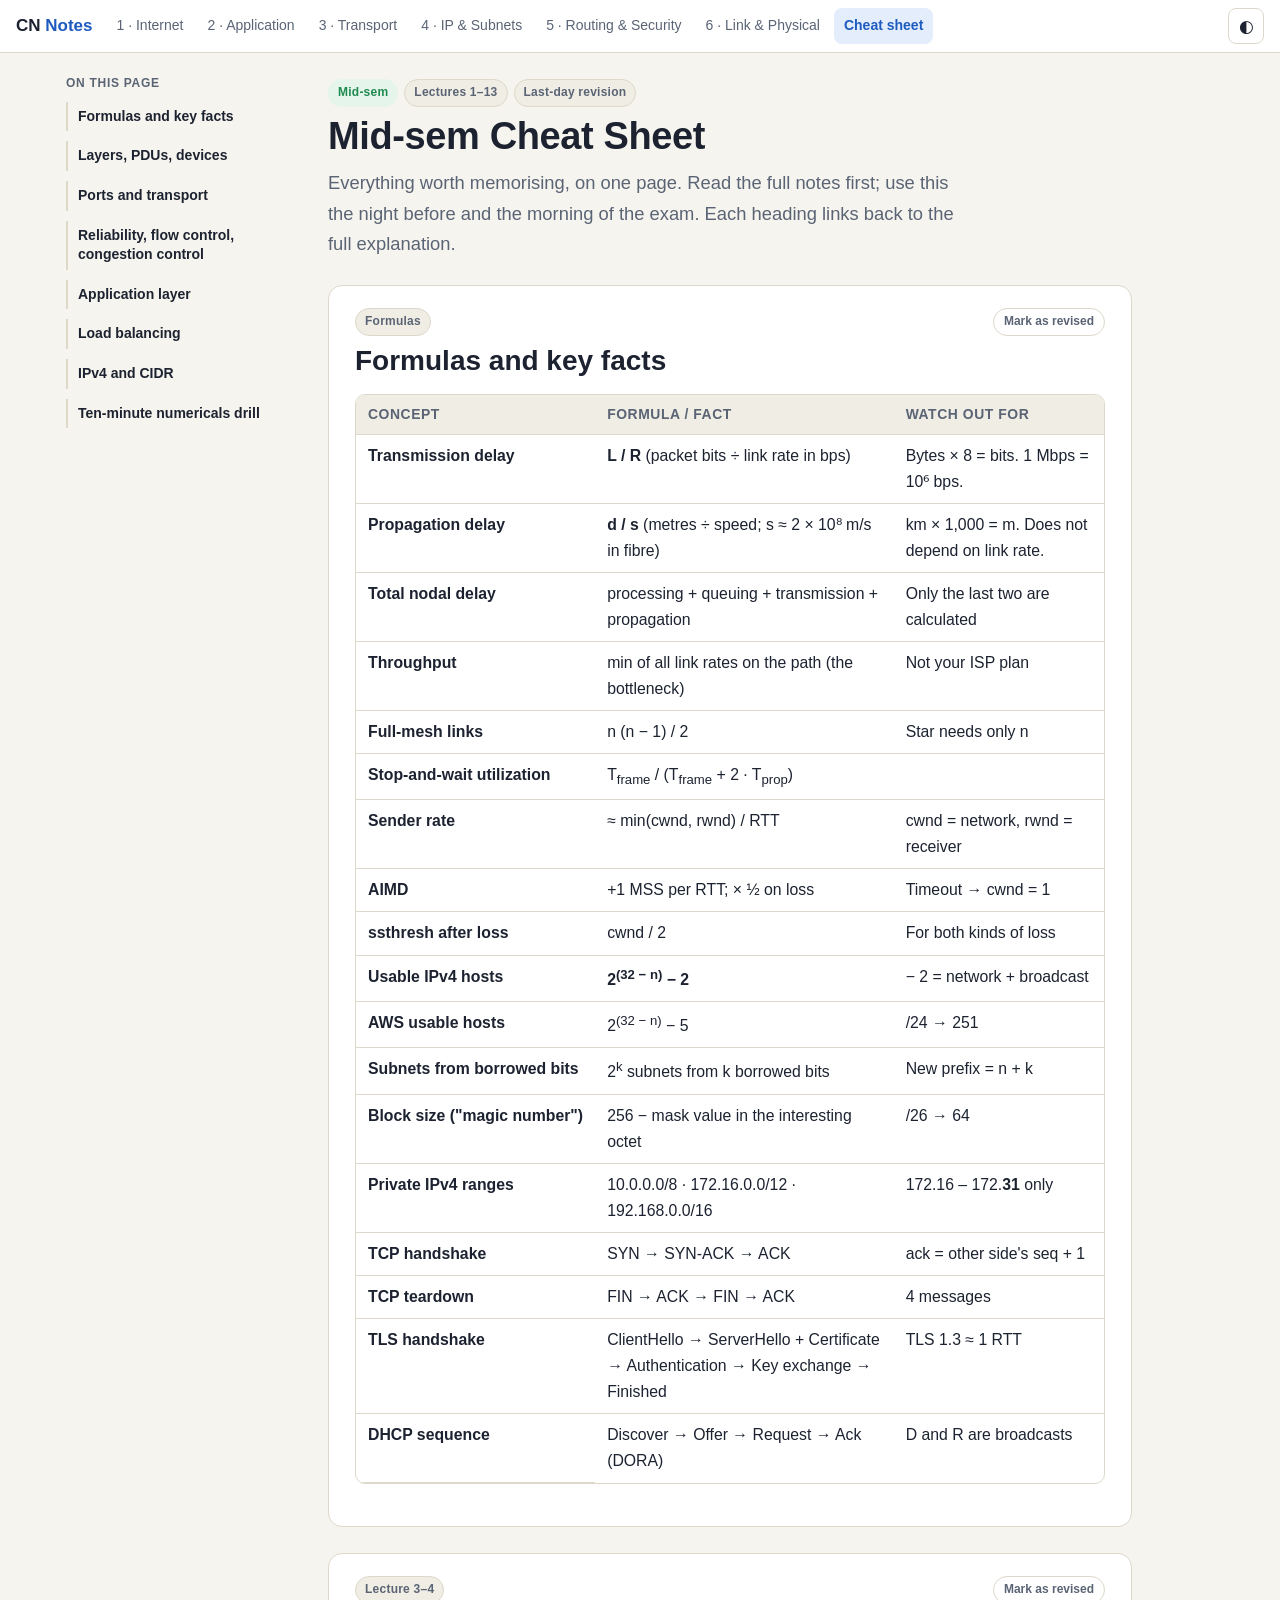
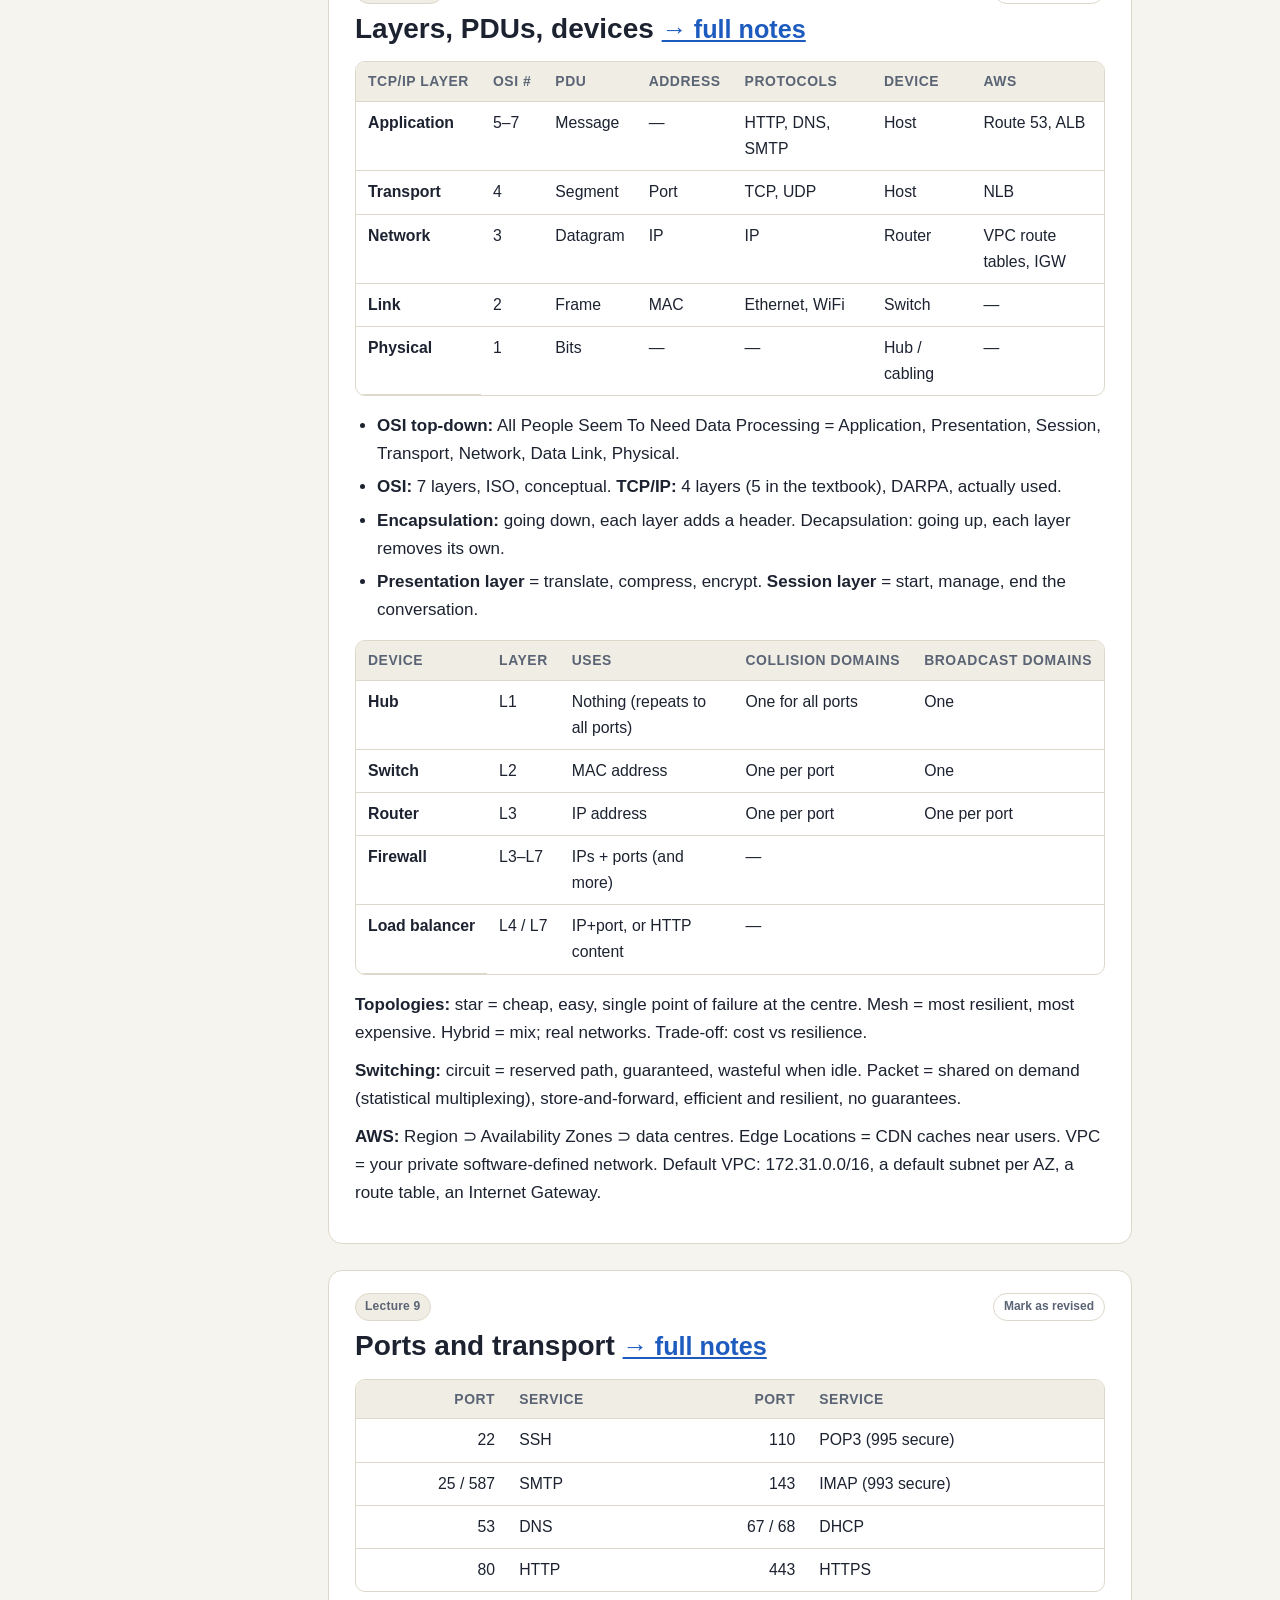
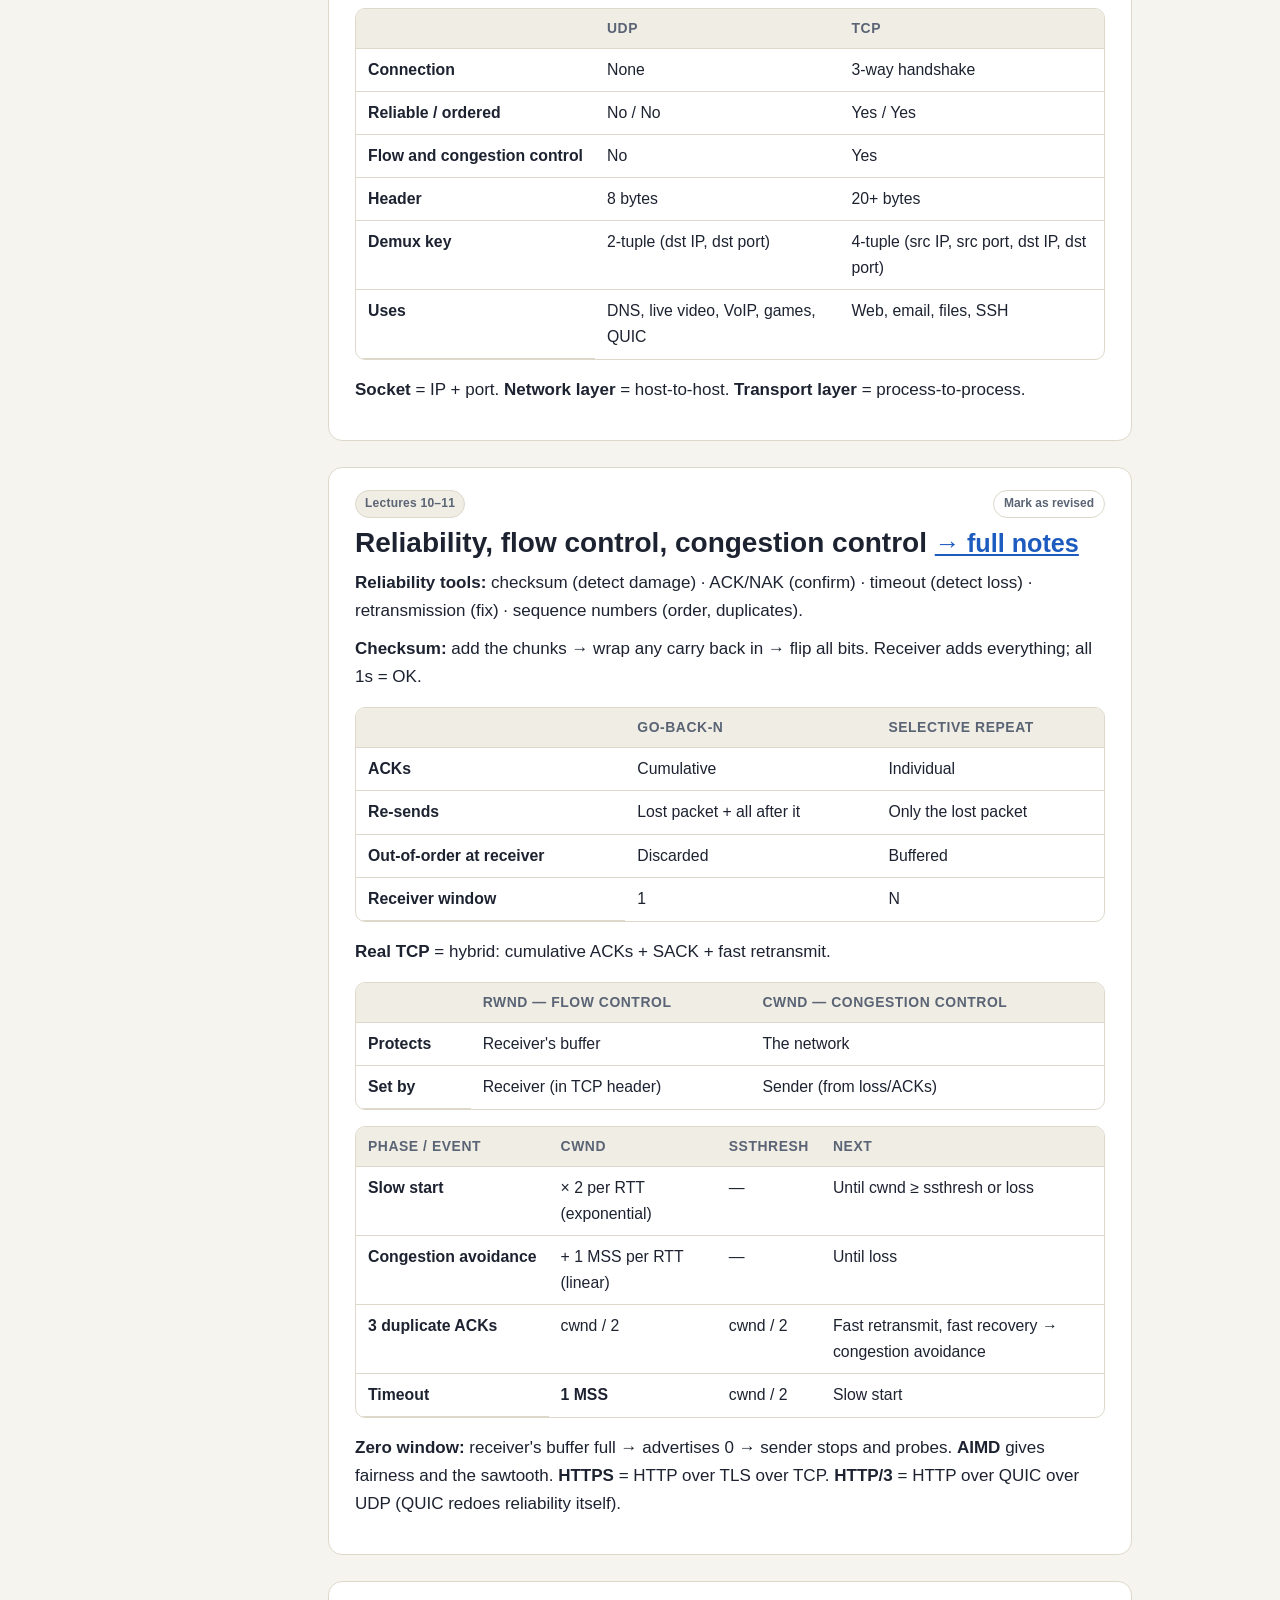
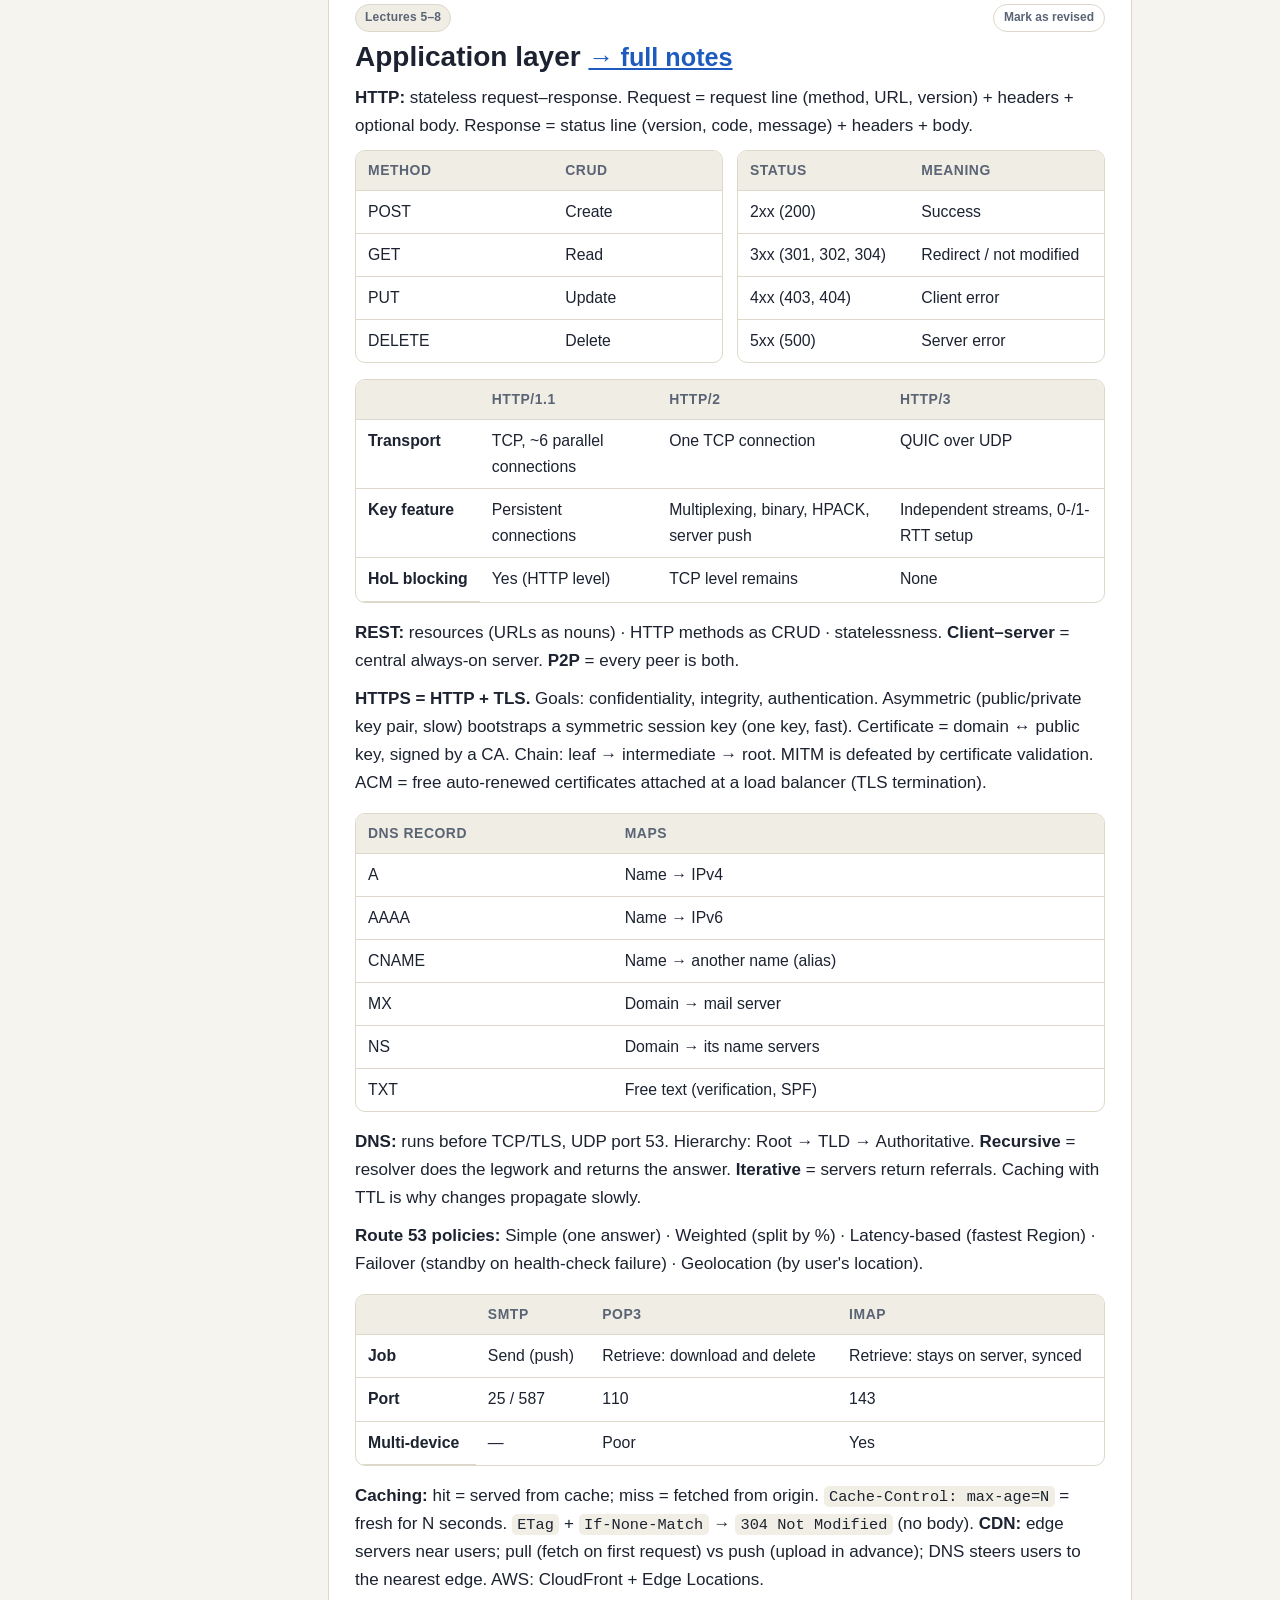
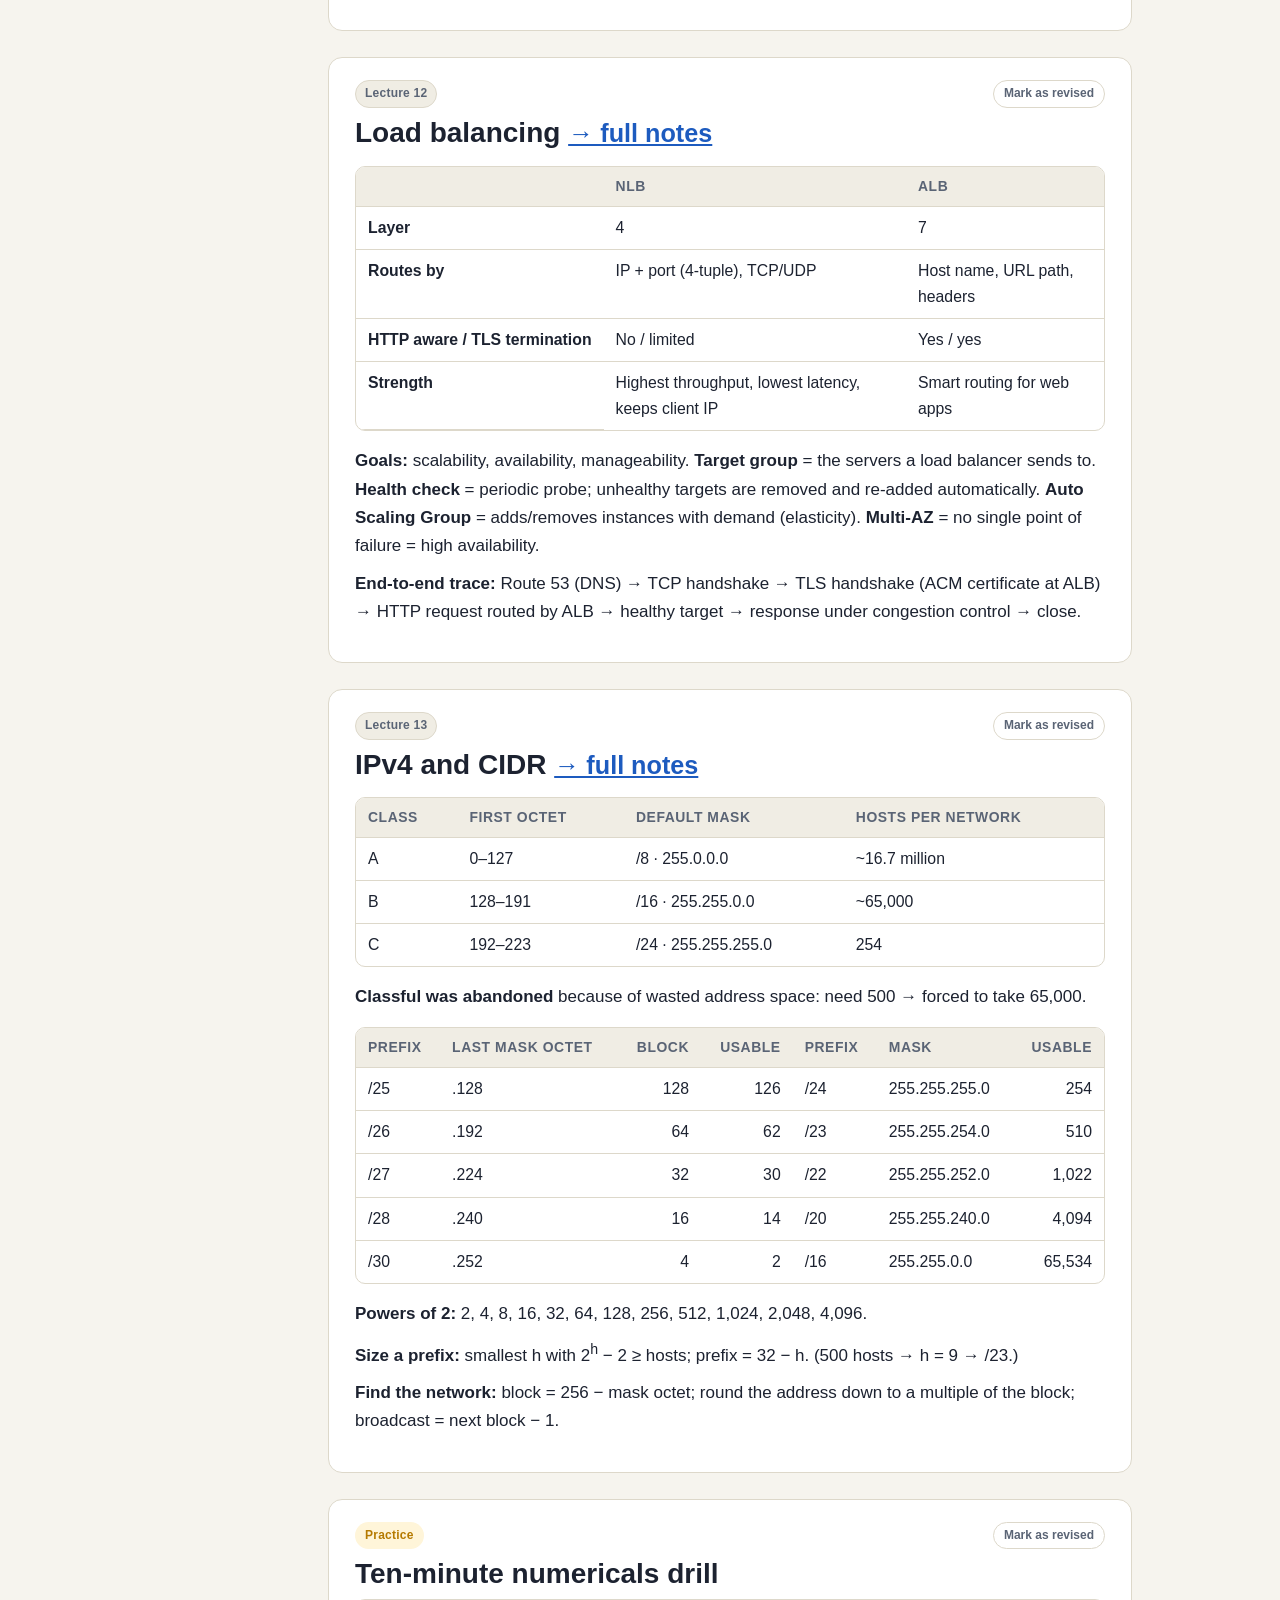
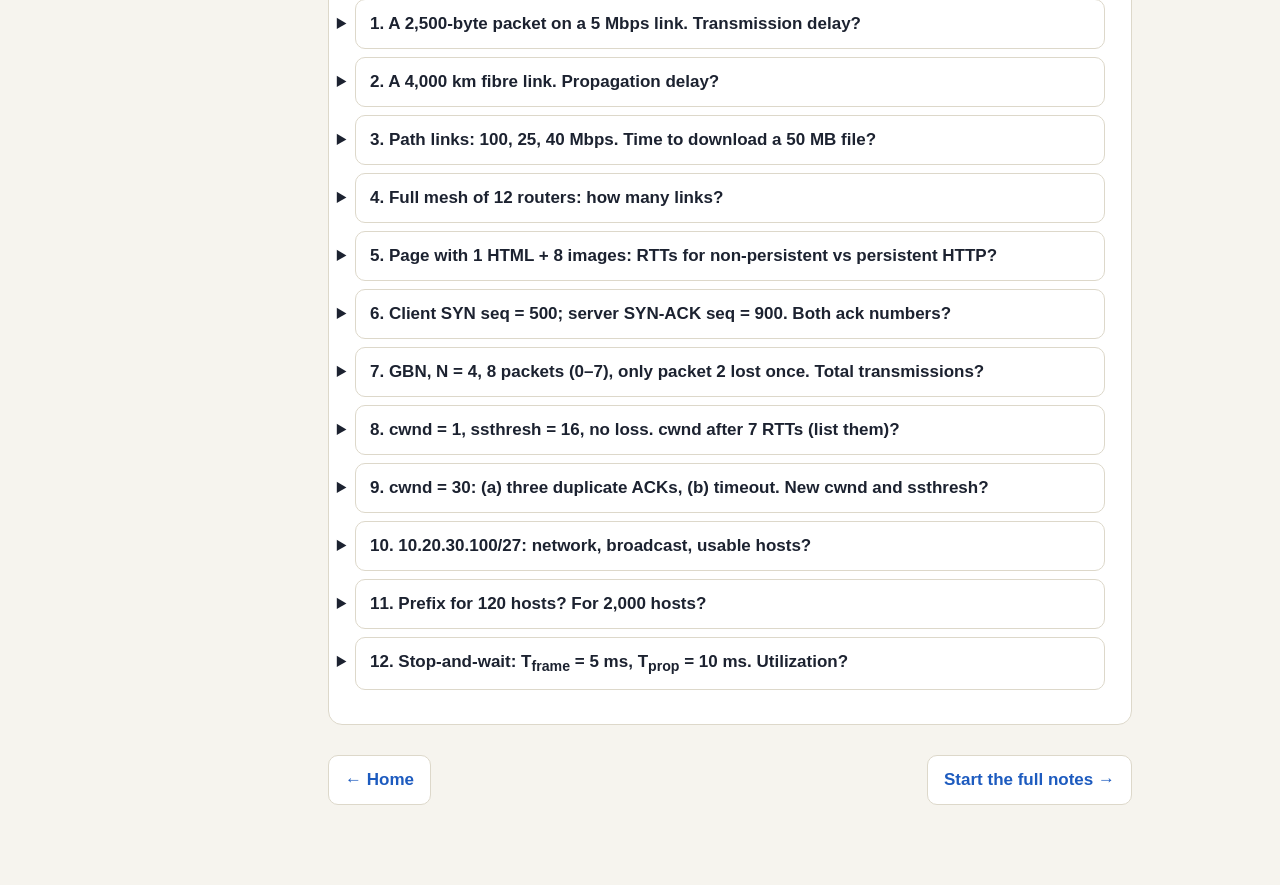
<file: cheatsheet.html>
<!doctype html>
<html lang="en">
<head>
<meta charset="utf-8">
<meta name="viewport" content="width=device-width, initial-scale=1">
<title>Mid-sem Cheat Sheet — CN Notes</title>
<link rel="stylesheet" href="assets/style.css">
<script>try{var t=localStorage.getItem('cn-theme');if(t)document.documentElement.dataset.theme=t}catch(e){}</script>
</head>
<body>
<header class="top">
  <a class="brand" href="index.html">CN <span>Notes</span></a>
  <nav class="pages">
    <a href="01-how-internet-works.html">1 · Internet</a>
    <a href="02-application-layer.html">2 · Application</a>
    <a href="03-transport-layer.html">3 · Transport</a>
    <a href="04-ip-addressing.html">4 · IP &amp; Subnets</a>
    <a href="05-routing-security.html">5 · Routing &amp; Security</a>
    <a href="06-link-physical-cloud.html">6 · Link &amp; Physical</a>
    <a href="cheatsheet.html">Cheat sheet</a>
  </nav>
  <button id="theme" type="button" aria-label="Switch between light and dark">◐</button>
</header>

<div class="layout">
<nav class="toc" id="toc" aria-label="On this page"></nav>
<main>

<p class="tags"><span class="tag mid">Mid-sem</span><span class="tag">Lectures 1–13</span><span class="tag">Last-day revision</span></p>
<h1>Mid-sem Cheat Sheet</h1>
<p class="lede">Everything worth memorising, on one page. Read the full notes first; use this the night before and the morning of the exam. Each heading links back to the full explanation.</p>

<section class="lec" id="formulas">
<header class="lec-head"><p class="tags"><span class="tag">Formulas</span></p><h2>Formulas and key facts</h2></header>
<div class="tw"><table>
<thead><tr><th>Concept</th><th>Formula / fact</th><th>Watch out for</th></tr></thead>
<tbody>
<tr><th>Transmission delay</th><td><strong>L / R</strong> (packet bits ÷ link rate in bps)</td><td>Bytes × 8 = bits. 1 Mbps = 10⁶ bps.</td></tr>
<tr><th>Propagation delay</th><td><strong>d / s</strong> (metres ÷ speed; s ≈ 2 × 10⁸ m/s in fibre)</td><td>km × 1,000 = m. Does not depend on link rate.</td></tr>
<tr><th>Total nodal delay</th><td>processing + queuing + transmission + propagation</td><td>Only the last two are calculated</td></tr>
<tr><th>Throughput</th><td>min of all link rates on the path (the bottleneck)</td><td>Not your ISP plan</td></tr>
<tr><th>Full-mesh links</th><td>n (n − 1) / 2</td><td>Star needs only n</td></tr>
<tr><th>Stop-and-wait utilization</th><td>T<sub>frame</sub> / (T<sub>frame</sub> + 2 · T<sub>prop</sub>)</td><td></td></tr>
<tr><th>Sender rate</th><td>≈ min(cwnd, rwnd) / RTT</td><td>cwnd = network, rwnd = receiver</td></tr>
<tr><th>AIMD</th><td>+1 MSS per RTT; × ½ on loss</td><td>Timeout → cwnd = 1</td></tr>
<tr><th>ssthresh after loss</th><td>cwnd / 2</td><td>For both kinds of loss</td></tr>
<tr><th>Usable IPv4 hosts</th><td><strong>2<sup>(32 − n)</sup> − 2</strong></td><td>− 2 = network + broadcast</td></tr>
<tr><th>AWS usable hosts</th><td>2<sup>(32 − n)</sup> − 5</td><td>/24 → 251</td></tr>
<tr><th>Subnets from borrowed bits</th><td>2<sup>k</sup> subnets from k borrowed bits</td><td>New prefix = n + k</td></tr>
<tr><th>Block size ("magic number")</th><td>256 − mask value in the interesting octet</td><td>/26 → 64</td></tr>
<tr><th>Private IPv4 ranges</th><td>10.0.0.0/8 · 172.16.0.0/12 · 192.168.0.0/16</td><td>172.16 – 172.<strong>31</strong> only</td></tr>
<tr><th>TCP handshake</th><td>SYN → SYN-ACK → ACK</td><td>ack = other side's seq + 1</td></tr>
<tr><th>TCP teardown</th><td>FIN → ACK → FIN → ACK</td><td>4 messages</td></tr>
<tr><th>TLS handshake</th><td>ClientHello → ServerHello + Certificate → Authentication → Key exchange → Finished</td><td>TLS 1.3 ≈ 1 RTT</td></tr>
<tr><th>DHCP sequence</th><td>Discover → Offer → Request → Ack (DORA)</td><td>D and R are broadcasts</td></tr>
</tbody></table></div>
</section>

<section class="lec" id="layers">
<header class="lec-head"><p class="tags"><span class="tag">Lecture 3–4</span></p><h2>Layers, PDUs, devices <a class="small" href="01-how-internet-works.html#l3">→ full notes</a></h2></header>
<div class="tw"><table>
<thead><tr><th>TCP/IP layer</th><th>OSI #</th><th>PDU</th><th>Address</th><th>Protocols</th><th>Device</th><th>AWS</th></tr></thead>
<tbody>
<tr><th>Application</th><td>5–7</td><td>Message</td><td>—</td><td>HTTP, DNS, SMTP</td><td>Host</td><td>Route 53, ALB</td></tr>
<tr><th>Transport</th><td>4</td><td>Segment</td><td>Port</td><td>TCP, UDP</td><td>Host</td><td>NLB</td></tr>
<tr><th>Network</th><td>3</td><td>Datagram</td><td>IP</td><td>IP</td><td>Router</td><td>VPC route tables, IGW</td></tr>
<tr><th>Link</th><td>2</td><td>Frame</td><td>MAC</td><td>Ethernet, WiFi</td><td>Switch</td><td>—</td></tr>
<tr><th>Physical</th><td>1</td><td>Bits</td><td>—</td><td>—</td><td>Hub / cabling</td><td>—</td></tr>
</tbody></table></div>
<ul>
<li><strong>OSI top-down:</strong> All People Seem To Need Data Processing = Application, Presentation, Session, Transport, Network, Data Link, Physical.</li>
<li><strong>OSI:</strong> 7 layers, ISO, conceptual. <strong>TCP/IP:</strong> 4 layers (5 in the textbook), DARPA, actually used.</li>
<li><strong>Encapsulation:</strong> going down, each layer adds a header. Decapsulation: going up, each layer removes its own.</li>
<li><strong>Presentation layer</strong> = translate, compress, encrypt. <strong>Session layer</strong> = start, manage, end the conversation.</li>
</ul>
<div class="tw"><table>
<thead><tr><th>Device</th><th>Layer</th><th>Uses</th><th>Collision domains</th><th>Broadcast domains</th></tr></thead>
<tbody>
<tr><th>Hub</th><td>L1</td><td>Nothing (repeats to all ports)</td><td>One for all ports</td><td>One</td></tr>
<tr><th>Switch</th><td>L2</td><td>MAC address</td><td>One per port</td><td>One</td></tr>
<tr><th>Router</th><td>L3</td><td>IP address</td><td>One per port</td><td>One per port</td></tr>
<tr><th>Firewall</th><td>L3–L7</td><td>IPs + ports (and more)</td><td colspan="2">—</td></tr>
<tr><th>Load balancer</th><td>L4 / L7</td><td>IP+port, or HTTP content</td><td colspan="2">—</td></tr>
</tbody></table></div>
<p><strong>Topologies:</strong> star = cheap, easy, single point of failure at the centre. Mesh = most resilient, most expensive. Hybrid = mix; real networks. Trade-off: cost vs resilience.</p>
<p><strong>Switching:</strong> circuit = reserved path, guaranteed, wasteful when idle. Packet = shared on demand (statistical multiplexing), store-and-forward, efficient and resilient, no guarantees.</p>
<p><strong>AWS:</strong> Region ⊃ Availability Zones ⊃ data centres. Edge Locations = CDN caches near users. VPC = your private software-defined network. Default VPC: 172.31.0.0/16, a default subnet per AZ, a route table, an Internet Gateway.</p>
</section>

<section class="lec" id="ports">
<header class="lec-head"><p class="tags"><span class="tag">Lecture 9</span></p><h2>Ports and transport <a class="small" href="03-transport-layer.html#l9">→ full notes</a></h2></header>
<div class="tw"><table>
<thead><tr><th class="num">Port</th><th>Service</th><th class="num">Port</th><th>Service</th></tr></thead>
<tbody>
<tr><td class="num">22</td><td>SSH</td><td class="num">110</td><td>POP3 (995 secure)</td></tr>
<tr><td class="num">25 / 587</td><td>SMTP</td><td class="num">143</td><td>IMAP (993 secure)</td></tr>
<tr><td class="num">53</td><td>DNS</td><td class="num">67 / 68</td><td>DHCP</td></tr>
<tr><td class="num">80</td><td>HTTP</td><td class="num">443</td><td>HTTPS</td></tr>
</tbody></table></div>
<div class="tw"><table>
<thead><tr><th></th><th>UDP</th><th>TCP</th></tr></thead>
<tbody>
<tr><th>Connection</th><td>None</td><td>3-way handshake</td></tr>
<tr><th>Reliable / ordered</th><td>No / No</td><td>Yes / Yes</td></tr>
<tr><th>Flow and congestion control</th><td>No</td><td>Yes</td></tr>
<tr><th>Header</th><td>8 bytes</td><td>20+ bytes</td></tr>
<tr><th>Demux key</th><td>2-tuple (dst IP, dst port)</td><td>4-tuple (src IP, src port, dst IP, dst port)</td></tr>
<tr><th>Uses</th><td>DNS, live video, VoIP, games, QUIC</td><td>Web, email, files, SSH</td></tr>
</tbody></table></div>
<p><strong>Socket</strong> = IP + port. <strong>Network layer</strong> = host-to-host. <strong>Transport layer</strong> = process-to-process.</p>
</section>

<section class="lec" id="rdt">
<header class="lec-head"><p class="tags"><span class="tag">Lectures 10–11</span></p><h2>Reliability, flow control, congestion control <a class="small" href="03-transport-layer.html#l10">→ full notes</a></h2></header>
<p><strong>Reliability tools:</strong> checksum (detect damage) · ACK/NAK (confirm) · timeout (detect loss) · retransmission (fix) · sequence numbers (order, duplicates).</p>
<p><strong>Checksum:</strong> add the chunks → wrap any carry back in → flip all bits. Receiver adds everything; all 1s = OK.</p>
<div class="tw"><table>
<thead><tr><th></th><th>Go-Back-N</th><th>Selective Repeat</th></tr></thead>
<tbody>
<tr><th>ACKs</th><td>Cumulative</td><td>Individual</td></tr>
<tr><th>Re-sends</th><td>Lost packet + all after it</td><td>Only the lost packet</td></tr>
<tr><th>Out-of-order at receiver</th><td>Discarded</td><td>Buffered</td></tr>
<tr><th>Receiver window</th><td>1</td><td>N</td></tr>
</tbody></table></div>
<p><strong>Real TCP</strong> = hybrid: cumulative ACKs + SACK + fast retransmit.</p>
<div class="tw"><table>
<thead><tr><th></th><th>rwnd — flow control</th><th>cwnd — congestion control</th></tr></thead>
<tbody>
<tr><th>Protects</th><td>Receiver's buffer</td><td>The network</td></tr>
<tr><th>Set by</th><td>Receiver (in TCP header)</td><td>Sender (from loss/ACKs)</td></tr>
</tbody></table></div>
<div class="tw"><table>
<thead><tr><th>Phase / event</th><th>cwnd</th><th>ssthresh</th><th>Next</th></tr></thead>
<tbody>
<tr><th>Slow start</th><td>× 2 per RTT (exponential)</td><td>—</td><td>Until cwnd ≥ ssthresh or loss</td></tr>
<tr><th>Congestion avoidance</th><td>+ 1 MSS per RTT (linear)</td><td>—</td><td>Until loss</td></tr>
<tr><th>3 duplicate ACKs</th><td>cwnd / 2</td><td>cwnd / 2</td><td>Fast retransmit, fast recovery → congestion avoidance</td></tr>
<tr><th>Timeout</th><td><strong>1 MSS</strong></td><td>cwnd / 2</td><td>Slow start</td></tr>
</tbody></table></div>
<p><strong>Zero window:</strong> receiver's buffer full → advertises 0 → sender stops and probes. <strong>AIMD</strong> gives fairness and the sawtooth. <strong>HTTPS</strong> = HTTP over TLS over TCP. <strong>HTTP/3</strong> = HTTP over QUIC over UDP (QUIC redoes reliability itself).</p>
</section>

<section class="lec" id="app">
<header class="lec-head"><p class="tags"><span class="tag">Lectures 5–8</span></p><h2>Application layer <a class="small" href="02-application-layer.html">→ full notes</a></h2></header>
<p><strong>HTTP:</strong> stateless request–response. Request = request line (method, URL, version) + headers + optional body. Response = status line (version, code, message) + headers + body.</p>
<div class="two">
<div class="tw"><table>
<thead><tr><th>Method</th><th>CRUD</th></tr></thead>
<tbody><tr><td>POST</td><td>Create</td></tr><tr><td>GET</td><td>Read</td></tr><tr><td>PUT</td><td>Update</td></tr><tr><td>DELETE</td><td>Delete</td></tr></tbody>
</table></div>
<div class="tw"><table>
<thead><tr><th>Status</th><th>Meaning</th></tr></thead>
<tbody><tr><td>2xx (200)</td><td>Success</td></tr><tr><td>3xx (301, 302, 304)</td><td>Redirect / not modified</td></tr><tr><td>4xx (403, 404)</td><td>Client error</td></tr><tr><td>5xx (500)</td><td>Server error</td></tr></tbody>
</table></div>
</div>
<div class="tw"><table>
<thead><tr><th></th><th>HTTP/1.1</th><th>HTTP/2</th><th>HTTP/3</th></tr></thead>
<tbody>
<tr><th>Transport</th><td>TCP, ~6 parallel connections</td><td>One TCP connection</td><td>QUIC over UDP</td></tr>
<tr><th>Key feature</th><td>Persistent connections</td><td>Multiplexing, binary, HPACK, server push</td><td>Independent streams, 0-/1-RTT setup</td></tr>
<tr><th>HoL blocking</th><td>Yes (HTTP level)</td><td>TCP level remains</td><td>None</td></tr>
</tbody></table></div>
<p><strong>REST:</strong> resources (URLs as nouns) · HTTP methods as CRUD · statelessness. <strong>Client–server</strong> = central always-on server. <strong>P2P</strong> = every peer is both.</p>
<p><strong>HTTPS = HTTP + TLS.</strong> Goals: confidentiality, integrity, authentication. Asymmetric (public/private key pair, slow) bootstraps a symmetric session key (one key, fast). Certificate = domain ↔ public key, signed by a CA. Chain: leaf → intermediate → root. MITM is defeated by certificate validation. ACM = free auto-renewed certificates attached at a load balancer (TLS termination).</p>
<div class="tw"><table>
<thead><tr><th>DNS record</th><th>Maps</th></tr></thead>
<tbody>
<tr><td>A</td><td>Name → IPv4</td></tr><tr><td>AAAA</td><td>Name → IPv6</td></tr><tr><td>CNAME</td><td>Name → another name (alias)</td></tr>
<tr><td>MX</td><td>Domain → mail server</td></tr><tr><td>NS</td><td>Domain → its name servers</td></tr><tr><td>TXT</td><td>Free text (verification, SPF)</td></tr>
</tbody></table></div>
<p><strong>DNS:</strong> runs before TCP/TLS, UDP port 53. Hierarchy: Root → TLD → Authoritative. <strong>Recursive</strong> = resolver does the legwork and returns the answer. <strong>Iterative</strong> = servers return referrals. Caching with TTL is why changes propagate slowly.</p>
<p><strong>Route 53 policies:</strong> Simple (one answer) · Weighted (split by %) · Latency-based (fastest Region) · Failover (standby on health-check failure) · Geolocation (by user's location).</p>
<div class="tw"><table>
<thead><tr><th></th><th>SMTP</th><th>POP3</th><th>IMAP</th></tr></thead>
<tbody>
<tr><th>Job</th><td>Send (push)</td><td>Retrieve: download and delete</td><td>Retrieve: stays on server, synced</td></tr>
<tr><th>Port</th><td>25 / 587</td><td>110</td><td>143</td></tr>
<tr><th>Multi-device</th><td>—</td><td>Poor</td><td>Yes</td></tr>
</tbody></table></div>
<p><strong>Caching:</strong> hit = served from cache; miss = fetched from origin. <code>Cache-Control: max-age=N</code> = fresh for N seconds. <code>ETag</code> + <code>If-None-Match</code> → <code>304 Not Modified</code> (no body). <strong>CDN:</strong> edge servers near users; pull (fetch on first request) vs push (upload in advance); DNS steers users to the nearest edge. AWS: CloudFront + Edge Locations.</p>
</section>

<section class="lec" id="lb">
<header class="lec-head"><p class="tags"><span class="tag">Lecture 12</span></p><h2>Load balancing <a class="small" href="03-transport-layer.html#l12">→ full notes</a></h2></header>
<div class="tw"><table>
<thead><tr><th></th><th>NLB</th><th>ALB</th></tr></thead>
<tbody>
<tr><th>Layer</th><td>4</td><td>7</td></tr>
<tr><th>Routes by</th><td>IP + port (4-tuple), TCP/UDP</td><td>Host name, URL path, headers</td></tr>
<tr><th>HTTP aware / TLS termination</th><td>No / limited</td><td>Yes / yes</td></tr>
<tr><th>Strength</th><td>Highest throughput, lowest latency, keeps client IP</td><td>Smart routing for web apps</td></tr>
</tbody></table></div>
<p><strong>Goals:</strong> scalability, availability, manageability. <strong>Target group</strong> = the servers a load balancer sends to. <strong>Health check</strong> = periodic probe; unhealthy targets are removed and re-added automatically. <strong>Auto Scaling Group</strong> = adds/removes instances with demand (elasticity). <strong>Multi-AZ</strong> = no single point of failure = high availability.</p>
<p><strong>End-to-end trace:</strong> Route 53 (DNS) → TCP handshake → TLS handshake (ACM certificate at ALB) → HTTP request routed by ALB → healthy target → response under congestion control → close.</p>
</section>

<section class="lec" id="ip">
<header class="lec-head"><p class="tags"><span class="tag">Lecture 13</span></p><h2>IPv4 and CIDR <a class="small" href="04-ip-addressing.html#l13">→ full notes</a></h2></header>
<div class="tw"><table>
<thead><tr><th>Class</th><th>First octet</th><th>Default mask</th><th>Hosts per network</th></tr></thead>
<tbody>
<tr><td>A</td><td>0–127</td><td>/8 · 255.0.0.0</td><td>~16.7 million</td></tr>
<tr><td>B</td><td>128–191</td><td>/16 · 255.255.0.0</td><td>~65,000</td></tr>
<tr><td>C</td><td>192–223</td><td>/24 · 255.255.255.0</td><td>254</td></tr>
</tbody></table></div>
<p><strong>Classful was abandoned</strong> because of wasted address space: need 500 → forced to take 65,000.</p>
<div class="tw"><table>
<thead><tr><th>Prefix</th><th>Last mask octet</th><th class="num">Block</th><th class="num">Usable</th><th>Prefix</th><th>Mask</th><th class="num">Usable</th></tr></thead>
<tbody>
<tr><td>/25</td><td>.128</td><td class="num">128</td><td class="num">126</td><td>/24</td><td>255.255.255.0</td><td class="num">254</td></tr>
<tr><td>/26</td><td>.192</td><td class="num">64</td><td class="num">62</td><td>/23</td><td>255.255.254.0</td><td class="num">510</td></tr>
<tr><td>/27</td><td>.224</td><td class="num">32</td><td class="num">30</td><td>/22</td><td>255.255.252.0</td><td class="num">1,022</td></tr>
<tr><td>/28</td><td>.240</td><td class="num">16</td><td class="num">14</td><td>/20</td><td>255.255.240.0</td><td class="num">4,094</td></tr>
<tr><td>/30</td><td>.252</td><td class="num">4</td><td class="num">2</td><td>/16</td><td>255.255.0.0</td><td class="num">65,534</td></tr>
</tbody></table></div>
<p><strong>Powers of 2:</strong> 2, 4, 8, 16, 32, 64, 128, 256, 512, 1,024, 2,048, 4,096.</p>
<p><strong>Size a prefix:</strong> smallest h with 2<sup>h</sup> − 2 ≥ hosts; prefix = 32 − h. (500 hosts → h = 9 → /23.)</p>
<p><strong>Find the network:</strong> block = 256 − mask octet; round the address down to a multiple of the block; broadcast = next block − 1.</p>
</section>

<section class="lec" id="drill">
<header class="lec-head"><p class="tags"><span class="tag warn">Practice</span></p><h2>Ten-minute numericals drill</h2></header>
<div class="quiz">
<details><summary>1. A 2,500-byte packet on a 5 Mbps link. Transmission delay?</summary><p>20,000 bits ÷ 5,000,000 = 4 ms.</p></details>
<details><summary>2. A 4,000 km fibre link. Propagation delay?</summary><p>4,000,000 ÷ 2 × 10⁸ = 20 ms.</p></details>
<details><summary>3. Path links: 100, 25, 40 Mbps. Time to download a 50 MB file?</summary><p>Bottleneck 25 Mbps. 50 MB = 400 Mb. 400 ÷ 25 = 16 s.</p></details>
<details><summary>4. Full mesh of 12 routers: how many links?</summary><p>12 × 11 / 2 = 66.</p></details>
<details><summary>5. Page with 1 HTML + 8 images: RTTs for non-persistent vs persistent HTTP?</summary><p>Non-persistent 9 × 2 = 18. Persistent 1 + 9 = 10.</p></details>
<details><summary>6. Client SYN seq = 500; server SYN-ACK seq = 900. Both ack numbers?</summary><p>SYN-ACK carries ack = 501. Final ACK carries ack = 901.</p></details>
<details><summary>7. GBN, N = 4, 8 packets (0–7), only packet 2 lost once. Total transmissions?</summary><p>Window at timeout holds 2, 3, 4, 5 → 4 re-sent. 8 + 4 = 12. (Selective Repeat: 9.)</p></details>
<details><summary>8. cwnd = 1, ssthresh = 16, no loss. cwnd after 7 RTTs (list them)?</summary><p>1, 2, 4, 8, 16, 17, 18.</p></details>
<details><summary>9. cwnd = 30: (a) three duplicate ACKs, (b) timeout. New cwnd and ssthresh?</summary><p>(a) cwnd 15, ssthresh 15. (b) cwnd 1, ssthresh 15.</p></details>
<details><summary>10. 10.20.30.100/27: network, broadcast, usable hosts?</summary><p>Block 32 → blocks 0, 32, 64, 96, 128. Network 10.20.30.96, broadcast 10.20.30.127, 30 usable (.97–.126).</p></details>
<details><summary>11. Prefix for 120 hosts? For 2,000 hosts?</summary><p>120 → 2⁷ − 2 = 126 → /25. 2,000 → 2¹¹ − 2 = 2,046 → /21.</p></details>
<details><summary>12. Stop-and-wait: T<sub>frame</sub> = 5 ms, T<sub>prop</sub> = 10 ms. Utilization?</summary><p>5 ÷ (5 + 20) = 20%.</p></details>
</div>
</section>

<div class="pager"><a href="index.html">← Home</a><a href="01-how-internet-works.html">Start the full notes →</a></div>

</main>
</div>
<script src="assets/videos.js"></script>
<script src="assets/notes.js"></script>
</body>
</html>
</file>
<file: assets/style.css>
/* Computer Networks notes — shared styles */
:root {
  --bg: #f6f4ee;
  --surface: #ffffff;
  --surface-2: #f0ede4;
  --ink: #1c2230;
  --muted: #5a6475;
  --line: #ddd8ca;
  --accent: #1d5bbf;
  --accent-soft: #e4edfb;
  --code-bg: #f1eee6;

  --amber: #b57a00;   --amber-bg: #fff5d9;
  --green: #1f8a4f;   --green-bg: #e5f5eb;
  --red: #c7402f;     --red-bg: #fde9e6;
  --orange: #d9640a;  --orange-bg: #fff0e0;
  --violet: #6b43c9;  --violet-bg: #efe9fc;
  --teal: #0f7f86;    --teal-bg: #e0f4f4;

  --net: #1d5bbf;  --net-bg: #cfe0fa;
  --host: #1f8a4f; --host-bg: #cdeeda;
  --sub: #b57a00;  --sub-bg: #ffe9ad;

  --radius: 10px;
  --font: -apple-system, BlinkMacSystemFont, "Segoe UI", Roboto, "Helvetica Neue", Arial, sans-serif;
  --mono: ui-monospace, SFMono-Regular, Menlo, Consolas, "Liberation Mono", monospace;
}

@media (prefers-color-scheme: dark) {
  :root:not([data-theme="light"]) {
    --bg: #11141b; --surface: #191e28; --surface-2: #212734; --ink: #e5e8ee; --muted: #9ba5b6;
    --line: #2d3545; --accent: #82b1ff; --accent-soft: #1b2a47; --code-bg: #212734;
    --amber: #f0bf55; --amber-bg: #332a12;
    --green: #6fd39a; --green-bg: #15301f;
    --red: #ff8f80;   --red-bg: #3a1a17;
    --orange: #ffa55c; --orange-bg: #3a2512;
    --violet: #b79bff; --violet-bg: #271f40;
    --teal: #63cfd5;  --teal-bg: #11302f;
    --net: #82b1ff; --net-bg: #1f335a;
    --host: #6fd39a; --host-bg: #183a27;
    --sub: #f0bf55; --sub-bg: #40330f;
  }
}
:root[data-theme="dark"] {
  --bg: #11141b; --surface: #191e28; --surface-2: #212734; --ink: #e5e8ee; --muted: #9ba5b6;
  --line: #2d3545; --accent: #82b1ff; --accent-soft: #1b2a47; --code-bg: #212734;
  --amber: #f0bf55; --amber-bg: #332a12;
  --green: #6fd39a; --green-bg: #15301f;
  --red: #ff8f80;   --red-bg: #3a1a17;
  --orange: #ffa55c; --orange-bg: #3a2512;
  --violet: #b79bff; --violet-bg: #271f40;
  --teal: #63cfd5;  --teal-bg: #11302f;
  --net: #82b1ff; --net-bg: #1f335a;
  --host: #6fd39a; --host-bg: #183a27;
  --sub: #f0bf55; --sub-bg: #40330f;
}

* { box-sizing: border-box; }
html { scroll-padding-top: 70px; -webkit-text-size-adjust: 100%; }
@media (prefers-reduced-motion: no-preference) { html { scroll-behavior: smooth; } }
body {
  margin: 0; background: var(--bg); color: var(--ink);
  font: 17px/1.65 var(--font);
}
a { color: var(--accent); text-underline-offset: 2px; }
a:hover { text-decoration-thickness: 2px; }
strong { font-weight: 650; }
code, kbd, pre { font-family: var(--mono); font-size: .9em; }
code { background: var(--code-bg); padding: .1em .35em; border-radius: 5px; overflow-wrap: anywhere; }
pre {
  background: var(--code-bg); border: 1px solid var(--line); border-radius: var(--radius);
  padding: 14px 16px; overflow-x: auto; line-height: 1.5; margin: 16px 0;
}
pre code { background: none; padding: 0; overflow-wrap: normal; }
pre .c { color: var(--muted); }
pre .hl { color: var(--accent); font-weight: 650; }

/* ---------- top bar ---------- */
.top {
  position: sticky; top: 0; z-index: 20;
  display: flex; align-items: center; gap: 14px;
  padding: 8px 16px; background: var(--surface); border-bottom: 1px solid var(--line);
}
.brand { font-weight: 750; color: var(--ink); text-decoration: none; white-space: nowrap; }
.brand span { color: var(--accent); }
.pages { display: flex; gap: 4px; overflow-x: auto; flex: 1; scrollbar-width: none; }
.pages::-webkit-scrollbar { display: none; }
.pages a {
  white-space: nowrap; text-decoration: none; color: var(--muted);
  font-size: 14px; padding: 6px 10px; border-radius: 8px;
}
.pages a:hover { background: var(--surface-2); color: var(--ink); }
.pages a[aria-current="page"] { background: var(--accent-soft); color: var(--accent); font-weight: 650; }
#theme {
  border: 1px solid var(--line); background: var(--surface); color: var(--ink);
  border-radius: 8px; width: 36px; height: 36px; font-size: 17px; cursor: pointer; flex: none;
}
#theme:hover { background: var(--surface-2); }

/* ---------- layout ---------- */
.layout { display: grid; grid-template-columns: 250px minmax(0, 1fr); max-width: 1180px; margin: 0 auto; }
.toc {
  position: sticky; top: 53px; align-self: start; max-height: calc(100vh - 53px); overflow-y: auto;
  padding: 22px 12px 40px 16px; font-size: 14px; line-height: 1.4;
}
.toc p { margin: 0 0 8px; font-size: 12px; text-transform: uppercase; letter-spacing: .06em; color: var(--muted); font-weight: 650; }
.toc a { display: block; padding: 5px 10px; border-left: 2px solid var(--line); color: var(--muted); text-decoration: none; }
.toc a.h2 { color: var(--ink); font-weight: 650; margin-top: 10px; }
.toc a.h3 { padding-left: 20px; }
.toc a:hover { color: var(--accent); }
.toc a.on { border-left-color: var(--accent); color: var(--accent); background: var(--accent-soft); }
.toc a.done::after { content: " ✓"; color: var(--green); font-weight: 700; }
main { padding: 26px 28px 80px; min-width: 0; max-width: 860px; }

@media (max-width: 900px) {
  .layout { display: block; }
  .toc { display: none; }
  main { padding: 18px 16px 60px; }
  body { font-size: 16px; }
  table { font-size: .88em; }
  th, td { padding: 7px 9px; }
  tbody th { white-space: normal; }
  thead th { white-space: normal; }
  td { min-width: 6.5em; }
  td.num { min-width: 0; }
}
@media (max-width: 600px) {
  .svgw:not(.sm)::after {
    content: "← swipe to see the whole diagram →"; display: block; position: sticky; left: 0;
    font-size: .75em; color: var(--muted); text-align: center; padding-top: 4px;
  }
}

/* ---------- headings ---------- */
h1 { font-size: clamp(27px, 4.4vw, 38px); line-height: 1.15; margin: 4px 0 10px; letter-spacing: -.01em; text-wrap: balance; }
.lede { font-size: 1.08em; color: var(--muted); margin: 0 0 20px; max-width: 62ch; }
h2 { font-size: clamp(22px, 3.2vw, 28px); line-height: 1.2; margin: 6px 0 8px; text-wrap: balance; }
h3 { font-size: 1.2em; line-height: 1.3; margin: 34px 0 8px; padding-top: 4px; }
h4 { font-size: 1em; margin: 22px 0 4px; }
p { margin: 10px 0; }
ul, ol { padding-left: 1.3em; margin: 10px 0; }
li { margin: 5px 0; }
hr { border: 0; border-top: 1px solid var(--line); margin: 30px 0; }
.muted { color: var(--muted); }
.small { font-size: .9em; }

/* ---------- lecture sections ---------- */
.lec {
  background: var(--surface); border: 1px solid var(--line); border-radius: 14px;
  padding: 22px 26px 26px; margin: 26px 0;
}
@media (max-width: 900px) { .lec { padding: 16px 16px 20px; border-radius: 12px; } }
.tags { display: flex; flex-wrap: wrap; gap: 6px; margin: 0 0 8px; align-items: center; }
.tag {
  font-size: 12px; font-weight: 650; letter-spacing: .02em; padding: 3px 9px; border-radius: 99px;
  background: var(--surface-2); color: var(--muted); border: 1px solid var(--line);
}
.tag.mid { background: var(--green-bg); color: var(--green); border-color: transparent; }
.tag.after { background: var(--violet-bg); color: var(--violet); border-color: transparent; }
.tag.warn { background: var(--amber-bg); color: var(--amber); border-color: transparent; }
.done-btn {
  margin-left: auto; font: inherit; font-size: 12px; font-weight: 650; cursor: pointer;
  padding: 3px 10px; border-radius: 99px; border: 1px solid var(--line); background: var(--surface); color: var(--muted);
}
.done-btn[aria-pressed="true"] { background: var(--green); border-color: var(--green); color: #fff; }
.oneline {
  font-size: 1.1em; line-height: 1.5; margin: 12px 0 4px; padding: 12px 16px;
  border-left: 4px solid var(--accent); background: var(--accent-soft); border-radius: 0 var(--radius) var(--radius) 0;
}
.oneline::before { content: "In one line: "; font-weight: 700; color: var(--accent); }

/* ---------- call-out boxes ---------- */
.box { border-radius: var(--radius); padding: 12px 16px 12px; margin: 18px 0; border: 1px solid transparent; background: var(--surface-2); }
.box::before {
  content: attr(data-t); display: block; font-size: 12px; font-weight: 750;
  text-transform: uppercase; letter-spacing: .07em; margin-bottom: 4px;
}
.box > :first-child { margin-top: 0; } .box > :last-child { margin-bottom: 0; }
.box.analogy { background: var(--amber-bg); } .box.analogy::before { color: var(--amber); }
.box.example { background: var(--green-bg); } .box.example::before { color: var(--green); }
.box.warn { background: var(--red-bg); }      .box.warn::before { color: var(--red); }
.box.aws { background: var(--orange-bg); }    .box.aws::before { color: var(--orange); }
.box.exam { background: var(--violet-bg); }   .box.exam::before { color: var(--violet); }
.box.note { background: var(--teal-bg); }     .box.note::before { color: var(--teal); }
.box code { background: color-mix(in srgb, var(--surface) 60%, transparent); }

.formula {
  font-family: var(--mono); font-size: 1.05em; text-align: center; padding: 12px 14px; margin: 14px 0;
  background: var(--surface-2); border: 1px dashed var(--line); border-radius: var(--radius); overflow-x: auto;
}
.formula small { display: block; font-family: var(--font); color: var(--muted); font-size: .8em; margin-top: 4px; }

/* ---------- tables ---------- */
.tw { overflow-x: auto; margin: 16px 0; border: 1px solid var(--line); border-radius: var(--radius); }
table { border-collapse: collapse; width: 100%; font-size: .93em; }
th, td { padding: 8px 12px; text-align: left; vertical-align: top; border-bottom: 1px solid var(--line); }
tr:last-child > td { border-bottom: 0; }
thead th { background: var(--surface-2); font-size: .88em; text-transform: uppercase; letter-spacing: .04em; color: var(--muted); white-space: nowrap; }
tbody th { font-weight: 650; white-space: nowrap; }
td.num, th.num { text-align: right; font-variant-numeric: tabular-nums; }
tr.hl > td, tr.hl > th { background: var(--green-bg); }

/* ---------- flow diagrams ---------- */
figure { margin: 20px 0; }
figcaption { font-size: .88em; color: var(--muted); margin-top: 8px; text-align: center; }
.flow { display: flex; flex-wrap: wrap; align-items: stretch; gap: 6px; }
.flow .node {
  flex: 1 1 110px; min-width: 100px; border: 1.5px solid var(--line); border-radius: var(--radius);
  background: var(--surface-2); padding: 9px 10px; text-align: center; font-size: .9em; line-height: 1.35;
  display: flex; flex-direction: column; justify-content: center;
}
.flow .node b { display: block; }
.flow .node small { color: var(--muted); }
.flow .node.a { border-color: var(--accent); background: var(--accent-soft); }
.flow .node.g { border-color: var(--green); background: var(--green-bg); }
.flow .node.r { border-color: var(--red); background: var(--red-bg); }
.flow .node.o { border-color: var(--orange); background: var(--orange-bg); }
.flow .node.v { border-color: var(--violet); background: var(--violet-bg); }
.flow .arr { flex: 0 0 auto; align-self: center; color: var(--muted); font-size: 1.2em; text-align: center; line-height: 1.1; }
.flow .arr small { display: block; font-size: .6em; }
.flow.col { flex-direction: column; align-items: center; }
.flow.col .node { flex: 0 0 auto; width: min(100%, 420px); }

/* ---------- message ladders (sequence diagrams) ---------- */
.ladder { max-width: 560px; margin: 20px auto; }
.ladder .ends { display: flex; justify-content: space-between; gap: 10px; }
.ladder .ends span {
  font-size: .85em; font-weight: 700; padding: 5px 12px; border-radius: 8px;
  background: var(--ink); color: var(--bg); text-align: center;
}
.ladder .lines { border-left: 2px solid var(--muted); border-right: 2px solid var(--muted); margin: 0 26px; padding: 6px 0 12px; }
.ladder .msg {
  position: relative; margin: 12px 0 18px; padding: 0 16px 5px; text-align: center;
  font-size: .9em; line-height: 1.35; border-bottom: 2px solid var(--accent);
}
.ladder .msg b { font-family: var(--mono); color: var(--accent); }
.ladder .msg small { display: block; color: var(--muted); }
.ladder .msg::after {
  content: ""; position: absolute; bottom: -7px; width: 0; height: 0;
  border-top: 6px solid transparent; border-bottom: 6px solid transparent;
}
.ladder .msg.r::after { right: -1px; border-left: 10px solid var(--accent); }
.ladder .msg.l::after { left: -1px; border-right: 10px solid var(--accent); }
.ladder .msg.g { border-bottom-color: var(--green); } .ladder .msg.g b { color: var(--green); }
.ladder .msg.g.r::after { border-left-color: var(--green); } .ladder .msg.g.l::after { border-right-color: var(--green); }
.ladder .msg.lost { border-bottom: 2px dashed var(--red); }
.ladder .msg.lost b { color: var(--red); }
.ladder .msg.lost.r { margin-right: 38%; } .ladder .msg.lost.l { margin-left: 38%; }
.ladder .msg.lost::after { border: 0; content: "✕ lost"; color: var(--red); font-weight: 700; font-size: .85em; bottom: -11px; width: auto; height: auto; }
.ladder .msg.lost.r::after { right: -52px; } .ladder .msg.lost.l::after { left: -52px; }
.ladder .gap {
  text-align: center; font-size: .82em; font-weight: 650; color: var(--muted);
  background: var(--surface-2); border-radius: 6px; margin: 12px 14px; padding: 4px 8px;
}
.ladder .gap.ok { background: var(--green-bg); color: var(--green); }
.ladder .gap.bad { background: var(--red-bg); color: var(--red); }

/* ---------- encapsulation rows ---------- */
.encap { display: grid; gap: 8px; margin: 18px 0; }
.encap .row { display: flex; align-items: stretch; gap: 8px; }
.encap .lbl { flex: 0 0 150px; font-size: .85em; line-height: 1.3; display: flex; flex-direction: column; justify-content: center; }
.encap .lbl small { color: var(--muted); }
.encap .pdu { flex: 1; display: flex; border-radius: 8px; overflow: hidden; font-size: .8em; font-weight: 650; text-align: center; min-width: 0; }
.encap .pdu span { padding: 8px 4px; white-space: nowrap; overflow: hidden; text-overflow: ellipsis; min-width: 0; }
.encap em { font-style: normal; }
.scrollx { overflow-x: auto; }
.scrollx > .encap { min-width: 540px; }
.encap .h2 { background: var(--violet-bg); color: var(--violet); flex: 0 0 17%; }
.encap .h3 { background: var(--net-bg); color: var(--net); flex: 0 0 17%; }
.encap .h4 { background: var(--sub-bg); color: var(--sub); flex: 0 0 17%; }
.encap .d { background: var(--host-bg); color: var(--host); flex: 1; }
.encap .t2 { background: var(--violet-bg); color: var(--violet); flex: 0 0 13%; }
.encap .sp { flex: 0 0 var(--w, 0%); }
@media (max-width: 560px) {
  .encap .lbl { flex-basis: 84px; }
  .encap em { display: none; }
  .encap .pdu span { padding: 8px 2px; }
}

/* ---------- bit strips for IP addresses ---------- */
.bits { display: flex; flex-wrap: wrap; gap: 4px 10px; font-family: var(--mono); font-size: .86em; margin: 14px 0; }
.bits .oct { display: flex; flex-direction: column; align-items: center; gap: 2px; }
.bits .oct > div { display: flex; border-radius: 6px; overflow: hidden; }
.bits i { font-style: normal; width: 1.25em; text-align: center; padding: 4px 0; }
.bits i.n { background: var(--net-bg); color: var(--net); }
.bits i.h { background: var(--host-bg); color: var(--host); }
.bits i.s { background: var(--sub-bg); color: var(--sub); }
.bits small { color: var(--muted); }
.key { display: flex; flex-wrap: wrap; gap: 6px 14px; font-size: .85em; color: var(--muted); margin: 6px 0; }
.key i { display: inline-block; width: 12px; height: 12px; border-radius: 3px; margin-right: 5px; vertical-align: -1px; }
.key .n { background: var(--net-bg); border: 1px solid var(--net); }
.key .h { background: var(--host-bg); border: 1px solid var(--host); }
.key .s { background: var(--sub-bg); border: 1px solid var(--sub); }

/* ---------- window cells ---------- */
.cells { display: flex; flex-wrap: wrap; gap: 4px; font-family: var(--mono); font-size: .85em; margin: 10px 0; }
.cells span { min-width: 2.1em; text-align: center; padding: 5px 4px; border-radius: 6px; border: 1.5px solid var(--line); background: var(--surface-2); }
.cells .ok { background: var(--green-bg); border-color: var(--green); color: var(--green); }
.cells .win { background: var(--accent-soft); border-color: var(--accent); color: var(--accent); font-weight: 700; }
.cells .bad { background: var(--red-bg); border-color: var(--red); color: var(--red); }
.cells .buf { background: var(--amber-bg); border-color: var(--amber); color: var(--amber); }

/* ---------- nested boxes (VPC etc.) ---------- */
.nest { border: 2px solid var(--line); border-radius: 12px; padding: 30px 12px 12px; position: relative; margin: 14px 0; background: var(--surface); }
.nest > .cap { position: absolute; top: 6px; left: 12px; font-size: .78em; font-weight: 750; text-transform: uppercase; letter-spacing: .05em; color: var(--muted); }
.nest.region { border-color: var(--orange); } .nest.region > .cap { color: var(--orange); }
.nest.vpc { border-color: var(--violet); background: var(--violet-bg); } .nest.vpc > .cap { color: var(--violet); }
.nest.az { border-style: dashed; border-color: var(--accent); margin: 0; } .nest.az > .cap { color: var(--accent); }
.nest.pub { border-color: var(--green); background: var(--green-bg); margin: 0 0 8px; } .nest.pub > .cap { color: var(--green); }
.nest.priv { border-color: var(--net); background: var(--net-bg); margin: 0 0 8px; } .nest.priv > .cap { color: var(--net); }
.nest .grid2 { display: grid; grid-template-columns: repeat(auto-fit, minmax(190px, 1fr)); gap: 10px; }
.chip { display: inline-block; font-size: .82em; padding: 4px 9px; border-radius: 7px; background: var(--surface); border: 1px solid var(--line); margin: 2px 2px 2px 0; }

/* ---------- svg diagrams ---------- */
.svgw { overflow-x: auto; border: 1px solid var(--line); border-radius: var(--radius); background: var(--surface); padding: 8px; }
.svgw svg { display: block; width: 100%; min-width: 540px; height: auto; font-family: var(--font); }
.svgw.sm svg { min-width: 0; max-width: 520px; margin: 0 auto; }
svg .ax { stroke: var(--muted); stroke-width: 1.5; fill: none; }
svg .grid { stroke: var(--line); stroke-width: 1; }
svg .ln { stroke: var(--accent); stroke-width: 2.5; fill: none; stroke-linejoin: round; }
svg .ln2 { stroke: var(--muted); stroke-width: 1.5; fill: none; }
svg .dash { stroke: var(--amber); stroke-width: 1.5; stroke-dasharray: 6 4; fill: none; }
svg .t { fill: var(--ink); font-size: 13px; }
svg .tm { fill: var(--muted); font-size: 12px; }
svg .ta { fill: var(--accent); font-size: 12px; font-weight: 700; }
svg .tr { fill: var(--red); font-size: 12px; font-weight: 700; }
svg .tg { fill: var(--green); font-size: 12px; font-weight: 700; }
svg .to { fill: var(--amber); font-size: 12px; font-weight: 700; }
svg .nd { fill: var(--accent-soft); stroke: var(--accent); stroke-width: 1.5; }
svg .ndg { fill: var(--green-bg); stroke: var(--green); stroke-width: 1.5; }
svg .ndo { fill: var(--amber-bg); stroke: var(--amber); stroke-width: 1.5; }
svg .ndv { fill: var(--violet-bg); stroke: var(--violet); stroke-width: 1.5; }
svg .ndn { fill: var(--surface-2); stroke: var(--muted); stroke-width: 1.5; }
svg .num { fill: var(--accent); }
svg .numt { fill: var(--surface); font-size: 11px; font-weight: 700; }
svg .pt { fill: var(--accent); }
svg .ptr { fill: var(--red); }
svg .best { stroke: var(--green); stroke-width: 4; fill: none; }

/* ---------- quiz ---------- */
.quiz details { border: 1px solid var(--line); border-radius: var(--radius); margin: 8px 0; background: var(--surface); }
.quiz summary { cursor: pointer; padding: 10px 14px; font-weight: 600; list-style-position: outside; }
.quiz summary:hover { background: var(--surface-2); border-radius: var(--radius); }
.quiz details[open] summary { border-bottom: 1px solid var(--line); border-radius: var(--radius) var(--radius) 0 0; }
.quiz details > :not(summary) { margin-left: 14px; margin-right: 14px; }
.quiz details > :last-child { margin-bottom: 12px; }

/* ---------- watch (videos) ---------- */
.watch { border: 1px solid var(--line); border-radius: var(--radius); padding: 12px 16px; margin: 22px 0 0; background: var(--surface-2); }
.watch::before { content: "▶ Still not clear? Watch"; display: block; font-size: 12px; font-weight: 750; text-transform: uppercase; letter-spacing: .07em; color: var(--red); margin-bottom: 6px; }
.watch a { display: block; padding: 3px 0; }
.watch a small { color: var(--muted); }
.watch a.search { font-size: .9em; }

/* ---------- home page ---------- */
.cards { display: grid; grid-template-columns: repeat(auto-fit, minmax(260px, 1fr)); gap: 14px; margin: 18px 0; }
.card { background: var(--surface); border: 1px solid var(--line); border-radius: 14px; padding: 16px 18px; }
.card h3 { margin: 6px 0 4px; font-size: 1.1em; padding: 0; }
.card h3 a { text-decoration: none; }
.card ul { list-style: none; padding: 0; margin: 8px 0 0; font-size: .92em; }
.card li { margin: 3px 0; display: flex; gap: 6px; }
.card li a { text-decoration: none; color: var(--ink); }
.card li a:hover { color: var(--accent); text-decoration: underline; }
.card li::before { content: "○"; color: var(--muted); }
.card li.done::before { content: "✓"; color: var(--green); font-weight: 700; }
.steps { counter-reset: s; list-style: none; padding: 0; }
.steps > li { counter-increment: s; position: relative; padding-left: 40px; margin: 12px 0; }
.steps > li::before {
  content: counter(s); position: absolute; left: 0; top: 1px; width: 27px; height: 27px; border-radius: 50%;
  background: var(--accent); color: var(--surface); font-weight: 700; font-size: .85em; display: grid; place-items: center;
}
.two { display: grid; grid-template-columns: repeat(auto-fit, minmax(240px, 1fr)); gap: 14px; }
.two > * { margin: 0; }

.pager { display: flex; justify-content: space-between; gap: 12px; margin-top: 30px; flex-wrap: wrap; }
.pager a { padding: 10px 16px; border: 1px solid var(--line); border-radius: var(--radius); background: var(--surface); text-decoration: none; font-weight: 600; }

@media print {
  .top, .toc, .done-btn, .watch, .pager { display: none !important; }
  .layout { display: block; } main { max-width: none; padding: 0; }
  body { background: #fff; font-size: 11.5pt; }
  .lec { border: 0; padding: 0; break-inside: auto; }
  .box, .tw, figure, .ladder { break-inside: avoid; }
}
</file>
